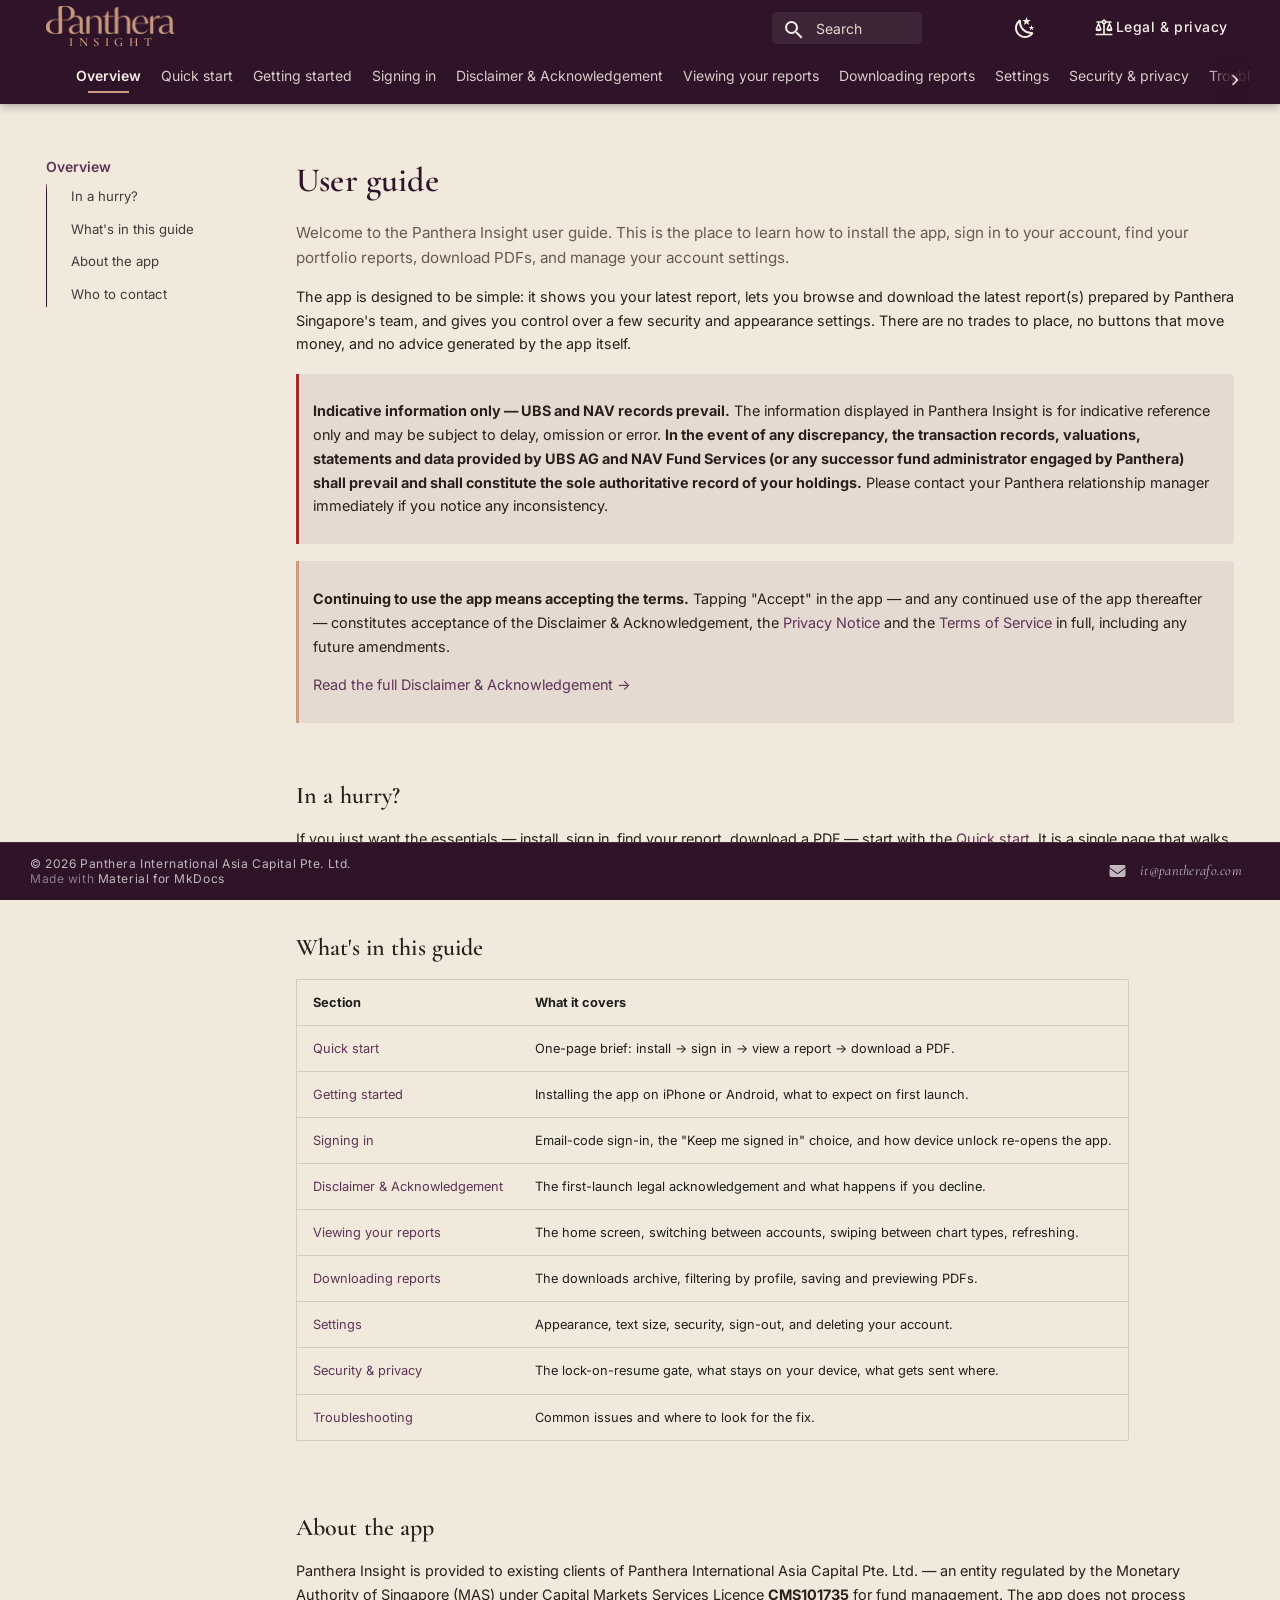
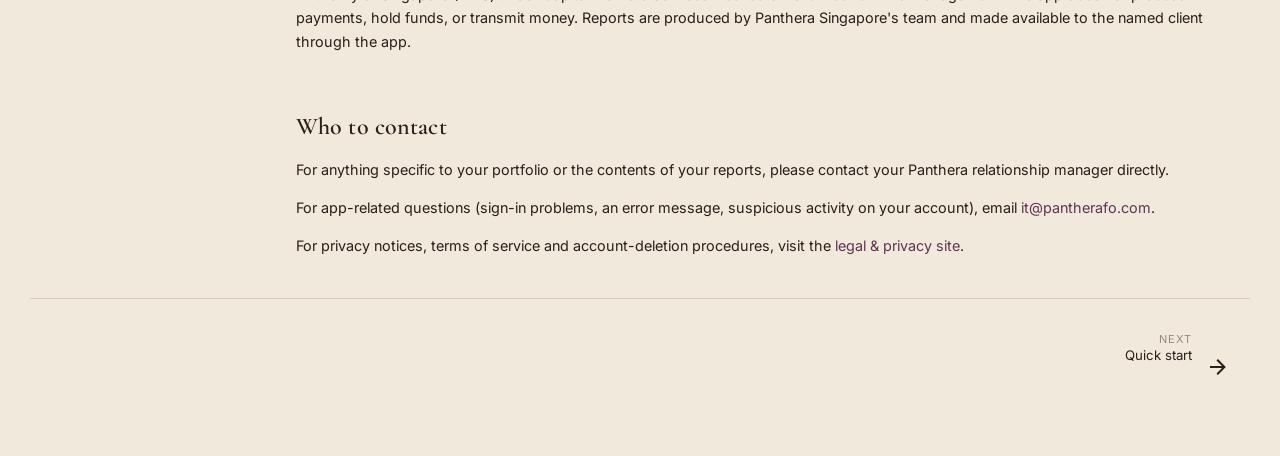
<file: site/index.html>
<!doctype html>
<html lang="en" class="no-js">
  <head>
    
      <meta charset="utf-8">
      <meta name="viewport" content="width=device-width,initial-scale=1">
      
        <meta name="description" content="User guide for the Panthera Insight mobile app.">
      
      
        <meta name="author" content="Panthera International Asia Capital Pte. Ltd.">
      
      
      
      
        <link rel="next" href="user-guide/quick-start/">
      
      
      <link rel="icon" href="assets/favicon.png">
      <meta name="generator" content="mkdocs-1.6.1, mkdocs-material-9.5.39">
    
    
      
        <title>Panthera Insight</title>
      
    
    
      <link rel="stylesheet" href="assets/stylesheets/main.8c3ca2c6.min.css">
      
        
        <link rel="stylesheet" href="assets/stylesheets/palette.06af60db.min.css">
      
      


    
    
      
    
    
      
        
        
        <link rel="preconnect" href="https://fonts.gstatic.com" crossorigin>
        <link rel="stylesheet" href="https://fonts.googleapis.com/css?family=Inter:300,300i,400,400i,700,700i%7CJetBrains+Mono:400,400i,700,700i&display=fallback">
        <style>:root{--md-text-font:"Inter";--md-code-font:"JetBrains Mono"}</style>
      
    
    
      <link rel="stylesheet" href="stylesheets/extra.css">
    
    <script>__md_scope=new URL(".",location),__md_hash=e=>[...e].reduce(((e,_)=>(e<<5)-e+_.charCodeAt(0)),0),__md_get=(e,_=localStorage,t=__md_scope)=>JSON.parse(_.getItem(t.pathname+"."+e)),__md_set=(e,_,t=localStorage,a=__md_scope)=>{try{t.setItem(a.pathname+"."+e,JSON.stringify(_))}catch(e){}}</script>
    
      

    
    
    
  </head>
  
  
    
    
      
    
    
    
    
    <body dir="ltr" data-md-color-scheme="panthera-light" data-md-color-primary="indigo" data-md-color-accent="indigo">
  
    
    <input class="md-toggle" data-md-toggle="drawer" type="checkbox" id="__drawer" autocomplete="off">
    <input class="md-toggle" data-md-toggle="search" type="checkbox" id="__search" autocomplete="off">
    <label class="md-overlay" for="__drawer"></label>
    <div data-md-component="skip">
      
        
        <a href="#user-guide" class="md-skip">
          Skip to content
        </a>
      
    </div>
    <div data-md-component="announce">
      
    </div>
    
    
      

  

<header class="md-header md-header--shadow md-header--lifted" data-md-component="header">
  <nav class="md-header__inner md-grid" aria-label="Header">
    <a href="." title="Panthera Insight" class="md-header__button md-logo" aria-label="Panthera Insight" data-md-component="logo">
      
  <img src="assets/panthera-wordmark-gold.png" alt="logo">

    </a>
    <label class="md-header__button md-icon" for="__drawer">
      
      <svg xmlns="http://www.w3.org/2000/svg" viewBox="0 0 24 24"><path d="M3 6h18v2H3zm0 5h18v2H3zm0 5h18v2H3z"/></svg>
    </label>
    <div class="md-header__title" data-md-component="header-title">
      <div class="md-header__ellipsis">
        <div class="md-header__topic">
          <span class="md-ellipsis">
            Panthera Insight
          </span>
        </div>
        <div class="md-header__topic" data-md-component="header-topic">
          <span class="md-ellipsis">
            
              Overview
            
          </span>
        </div>
      </div>
    </div>
    
      
        <form class="md-header__option" data-md-component="palette">
  
    
    
    
    <input class="md-option" data-md-color-media="(prefers-color-scheme: light)" data-md-color-scheme="panthera-light" data-md-color-primary="indigo" data-md-color-accent="indigo"  aria-label="Switch to dark mode"  type="radio" name="__palette" id="__palette_0">
    
      <label class="md-header__button md-icon" title="Switch to dark mode" for="__palette_1" hidden>
        <svg xmlns="http://www.w3.org/2000/svg" viewBox="0 0 24 24"><path d="m17.75 4.09-2.53 1.94.91 3.06-2.63-1.81-2.63 1.81.91-3.06-2.53-1.94L12.44 4l1.06-3 1.06 3zm3.5 6.91-1.64 1.25.59 1.98-1.7-1.17-1.7 1.17.59-1.98L15.75 11l2.06-.05L18.5 9l.69 1.95zm-2.28 4.95c.83-.08 1.72 1.1 1.19 1.85-.32.45-.66.87-1.08 1.27C15.17 23 8.84 23 4.94 19.07c-3.91-3.9-3.91-10.24 0-14.14.4-.4.82-.76 1.27-1.08.75-.53 1.93.36 1.85 1.19-.27 2.86.69 5.83 2.89 8.02a9.96 9.96 0 0 0 8.02 2.89m-1.64 2.02a12.08 12.08 0 0 1-7.8-3.47c-2.17-2.19-3.33-5-3.49-7.82-2.81 3.14-2.7 7.96.31 10.98 3.02 3.01 7.84 3.12 10.98.31"/></svg>
      </label>
    
  
    
    
    
    <input class="md-option" data-md-color-media="(prefers-color-scheme: dark)" data-md-color-scheme="slate" data-md-color-primary="black" data-md-color-accent="deep-purple"  aria-label="Switch to light mode"  type="radio" name="__palette" id="__palette_1">
    
      <label class="md-header__button md-icon" title="Switch to light mode" for="__palette_0" hidden>
        <svg xmlns="http://www.w3.org/2000/svg" viewBox="0 0 24 24"><path d="M12 7a5 5 0 0 1 5 5 5 5 0 0 1-5 5 5 5 0 0 1-5-5 5 5 0 0 1 5-5m0 2a3 3 0 0 0-3 3 3 3 0 0 0 3 3 3 3 0 0 0 3-3 3 3 0 0 0-3-3m0-7 2.39 3.42C13.65 5.15 12.84 5 12 5s-1.65.15-2.39.42zM3.34 7l4.16-.35A7.2 7.2 0 0 0 5.94 8.5c-.44.74-.69 1.5-.83 2.29zm.02 10 1.76-3.77a7.131 7.131 0 0 0 2.38 4.14zM20.65 7l-1.77 3.79a7.02 7.02 0 0 0-2.38-4.15zm-.01 10-4.14.36c.59-.51 1.12-1.14 1.54-1.86.42-.73.69-1.5.83-2.29zM12 22l-2.41-3.44c.74.27 1.55.44 2.41.44.82 0 1.63-.17 2.37-.44z"/></svg>
      </label>
    
  
</form>
      
    
    
      <script>var palette=__md_get("__palette");if(palette&&palette.color){if("(prefers-color-scheme)"===palette.color.media){var media=matchMedia("(prefers-color-scheme: light)"),input=document.querySelector(media.matches?"[data-md-color-media='(prefers-color-scheme: light)']":"[data-md-color-media='(prefers-color-scheme: dark)']");palette.color.media=input.getAttribute("data-md-color-media"),palette.color.scheme=input.getAttribute("data-md-color-scheme"),palette.color.primary=input.getAttribute("data-md-color-primary"),palette.color.accent=input.getAttribute("data-md-color-accent")}for(var[key,value]of Object.entries(palette.color))document.body.setAttribute("data-md-color-"+key,value)}</script>
    
    
    
      <label class="md-header__button md-icon" for="__search">
        
        <svg xmlns="http://www.w3.org/2000/svg" viewBox="0 0 24 24"><path d="M9.5 3A6.5 6.5 0 0 1 16 9.5c0 1.61-.59 3.09-1.56 4.23l.27.27h.79l5 5-1.5 1.5-5-5v-.79l-.27-.27A6.52 6.52 0 0 1 9.5 16 6.5 6.5 0 0 1 3 9.5 6.5 6.5 0 0 1 9.5 3m0 2C7 5 5 7 5 9.5S7 14 9.5 14 14 12 14 9.5 12 5 9.5 5"/></svg>
      </label>
      <div class="md-search" data-md-component="search" role="dialog">
  <label class="md-search__overlay" for="__search"></label>
  <div class="md-search__inner" role="search">
    <form class="md-search__form" name="search">
      <input type="text" class="md-search__input" name="query" aria-label="Search" placeholder="Search" autocapitalize="off" autocorrect="off" autocomplete="off" spellcheck="false" data-md-component="search-query" required>
      <label class="md-search__icon md-icon" for="__search">
        
        <svg xmlns="http://www.w3.org/2000/svg" viewBox="0 0 24 24"><path d="M9.5 3A6.5 6.5 0 0 1 16 9.5c0 1.61-.59 3.09-1.56 4.23l.27.27h.79l5 5-1.5 1.5-5-5v-.79l-.27-.27A6.52 6.52 0 0 1 9.5 16 6.5 6.5 0 0 1 3 9.5 6.5 6.5 0 0 1 9.5 3m0 2C7 5 5 7 5 9.5S7 14 9.5 14 14 12 14 9.5 12 5 9.5 5"/></svg>
        
        <svg xmlns="http://www.w3.org/2000/svg" viewBox="0 0 24 24"><path d="M20 11v2H8l5.5 5.5-1.42 1.42L4.16 12l7.92-7.92L13.5 5.5 8 11z"/></svg>
      </label>
      <nav class="md-search__options" aria-label="Search">
        
        <button type="reset" class="md-search__icon md-icon" title="Clear" aria-label="Clear" tabindex="-1">
          
          <svg xmlns="http://www.w3.org/2000/svg" viewBox="0 0 24 24"><path d="M19 6.41 17.59 5 12 10.59 6.41 5 5 6.41 10.59 12 5 17.59 6.41 19 12 13.41 17.59 19 19 17.59 13.41 12z"/></svg>
        </button>
      </nav>
      
        <div class="md-search__suggest" data-md-component="search-suggest"></div>
      
    </form>
    <div class="md-search__output">
      <div class="md-search__scrollwrap" tabindex="0" data-md-scrollfix>
        <div class="md-search-result" data-md-component="search-result">
          <div class="md-search-result__meta">
            Initializing search
          </div>
          <ol class="md-search-result__list" role="presentation"></ol>
        </div>
      </div>
    </div>
  </div>
</div>
    
    
      <div class="md-header__source">
        <a href="https://panthera-sg.github.io/panthera-insight-legal/" title="Go to repository" class="md-source" data-md-component="source">
  <div class="md-source__icon md-icon">
    
    <svg xmlns="http://www.w3.org/2000/svg" viewBox="0 0 24 24"><path d="M12 3c-1.27 0-2.4.8-2.82 2H3v2h1.95L2 14c-.47 2 1 3 3.5 3s4.06-1 3.5-3L6.05 7h3.12c.33.85.98 1.5 1.83 1.83V20H2v2h20v-2h-9V8.82c.85-.32 1.5-.97 1.82-1.82h3.13L15 14c-.47 2 1 3 3.5 3s4.06-1 3.5-3l-2.95-7H21V5h-6.17C14.4 3.8 13.27 3 12 3m0 2a1 1 0 0 1 1 1 1 1 0 0 1-1 1 1 1 0 0 1-1-1 1 1 0 0 1 1-1m-6.5 5.25L7 14H4zm13 0L20 14h-3z"/></svg>
  </div>
  <div class="md-source__repository">
    Legal & privacy
  </div>
</a>
      </div>
    
  </nav>
  
    
      
<nav class="md-tabs" aria-label="Tabs" data-md-component="tabs">
  <div class="md-grid">
    <ul class="md-tabs__list">
      
        
  
  
    
  
  
    <li class="md-tabs__item md-tabs__item--active">
      <a href="." class="md-tabs__link">
        
  
    
  
  Overview

      </a>
    </li>
  

      
        
  
  
  
    <li class="md-tabs__item">
      <a href="user-guide/quick-start/" class="md-tabs__link">
        
  
    
  
  Quick start

      </a>
    </li>
  

      
        
  
  
  
    <li class="md-tabs__item">
      <a href="user-guide/getting-started/" class="md-tabs__link">
        
  
    
  
  Getting started

      </a>
    </li>
  

      
        
  
  
  
    <li class="md-tabs__item">
      <a href="user-guide/signing-in/" class="md-tabs__link">
        
  
    
  
  Signing in

      </a>
    </li>
  

      
        
  
  
  
    <li class="md-tabs__item">
      <a href="user-guide/disclaimer/" class="md-tabs__link">
        
  
    
  
  Disclaimer & Acknowledgement

      </a>
    </li>
  

      
        
  
  
  
    <li class="md-tabs__item">
      <a href="user-guide/viewing-reports/" class="md-tabs__link">
        
  
    
  
  Viewing your reports

      </a>
    </li>
  

      
        
  
  
  
    <li class="md-tabs__item">
      <a href="user-guide/downloads/" class="md-tabs__link">
        
  
    
  
  Downloading reports

      </a>
    </li>
  

      
        
  
  
  
    <li class="md-tabs__item">
      <a href="user-guide/settings/" class="md-tabs__link">
        
  
    
  
  Settings

      </a>
    </li>
  

      
        
  
  
  
    <li class="md-tabs__item">
      <a href="user-guide/security-and-privacy/" class="md-tabs__link">
        
  
    
  
  Security & privacy

      </a>
    </li>
  

      
        
  
  
  
    <li class="md-tabs__item">
      <a href="user-guide/troubleshooting/" class="md-tabs__link">
        
  
    
  
  Troubleshooting

      </a>
    </li>
  

      
    </ul>
  </div>
</nav>
    
  
</header>
    
    <div class="md-container" data-md-component="container">
      
      
        
      
      <main class="md-main" data-md-component="main">
        <div class="md-main__inner md-grid">
          
            
              
                
              
              <div class="md-sidebar md-sidebar--primary" data-md-component="sidebar" data-md-type="navigation" >
                <div class="md-sidebar__scrollwrap">
                  <div class="md-sidebar__inner">
                    


  


  

<nav class="md-nav md-nav--primary md-nav--lifted md-nav--integrated" aria-label="Navigation" data-md-level="0">
  <label class="md-nav__title" for="__drawer">
    <a href="." title="Panthera Insight" class="md-nav__button md-logo" aria-label="Panthera Insight" data-md-component="logo">
      
  <img src="assets/panthera-wordmark-gold.png" alt="logo">

    </a>
    Panthera Insight
  </label>
  
    <div class="md-nav__source">
      <a href="https://panthera-sg.github.io/panthera-insight-legal/" title="Go to repository" class="md-source" data-md-component="source">
  <div class="md-source__icon md-icon">
    
    <svg xmlns="http://www.w3.org/2000/svg" viewBox="0 0 24 24"><path d="M12 3c-1.27 0-2.4.8-2.82 2H3v2h1.95L2 14c-.47 2 1 3 3.5 3s4.06-1 3.5-3L6.05 7h3.12c.33.85.98 1.5 1.83 1.83V20H2v2h20v-2h-9V8.82c.85-.32 1.5-.97 1.82-1.82h3.13L15 14c-.47 2 1 3 3.5 3s4.06-1 3.5-3l-2.95-7H21V5h-6.17C14.4 3.8 13.27 3 12 3m0 2a1 1 0 0 1 1 1 1 1 0 0 1-1 1 1 1 0 0 1-1-1 1 1 0 0 1 1-1m-6.5 5.25L7 14H4zm13 0L20 14h-3z"/></svg>
  </div>
  <div class="md-source__repository">
    Legal & privacy
  </div>
</a>
    </div>
  
  <ul class="md-nav__list" data-md-scrollfix>
    
      
      
  
  
    
  
  
  
    <li class="md-nav__item md-nav__item--active">
      
      <input class="md-nav__toggle md-toggle" type="checkbox" id="__toc">
      
      
        
      
      
        <label class="md-nav__link md-nav__link--active" for="__toc">
          
  
  <span class="md-ellipsis">
    Overview
  </span>
  

          <span class="md-nav__icon md-icon"></span>
        </label>
      
      <a href="." class="md-nav__link md-nav__link--active">
        
  
  <span class="md-ellipsis">
    Overview
  </span>
  

      </a>
      
        

<nav class="md-nav md-nav--secondary" aria-label="Table of contents">
  
  
  
    
  
  
    <label class="md-nav__title" for="__toc">
      <span class="md-nav__icon md-icon"></span>
      Table of contents
    </label>
    <ul class="md-nav__list" data-md-component="toc" data-md-scrollfix>
      
        <li class="md-nav__item">
  <a href="#in-a-hurry" class="md-nav__link">
    <span class="md-ellipsis">
      In a hurry?
    </span>
  </a>
  
</li>
      
        <li class="md-nav__item">
  <a href="#whats-in-this-guide" class="md-nav__link">
    <span class="md-ellipsis">
      What's in this guide
    </span>
  </a>
  
</li>
      
        <li class="md-nav__item">
  <a href="#about-the-app" class="md-nav__link">
    <span class="md-ellipsis">
      About the app
    </span>
  </a>
  
</li>
      
        <li class="md-nav__item">
  <a href="#who-to-contact" class="md-nav__link">
    <span class="md-ellipsis">
      Who to contact
    </span>
  </a>
  
</li>
      
    </ul>
  
</nav>
      
    </li>
  

    
      
      
  
  
  
  
    <li class="md-nav__item">
      <a href="user-guide/quick-start/" class="md-nav__link">
        
  
  <span class="md-ellipsis">
    Quick start
  </span>
  

      </a>
    </li>
  

    
      
      
  
  
  
  
    <li class="md-nav__item">
      <a href="user-guide/getting-started/" class="md-nav__link">
        
  
  <span class="md-ellipsis">
    Getting started
  </span>
  

      </a>
    </li>
  

    
      
      
  
  
  
  
    <li class="md-nav__item">
      <a href="user-guide/signing-in/" class="md-nav__link">
        
  
  <span class="md-ellipsis">
    Signing in
  </span>
  

      </a>
    </li>
  

    
      
      
  
  
  
  
    <li class="md-nav__item">
      <a href="user-guide/disclaimer/" class="md-nav__link">
        
  
  <span class="md-ellipsis">
    Disclaimer & Acknowledgement
  </span>
  

      </a>
    </li>
  

    
      
      
  
  
  
  
    <li class="md-nav__item">
      <a href="user-guide/viewing-reports/" class="md-nav__link">
        
  
  <span class="md-ellipsis">
    Viewing your reports
  </span>
  

      </a>
    </li>
  

    
      
      
  
  
  
  
    <li class="md-nav__item">
      <a href="user-guide/downloads/" class="md-nav__link">
        
  
  <span class="md-ellipsis">
    Downloading reports
  </span>
  

      </a>
    </li>
  

    
      
      
  
  
  
  
    <li class="md-nav__item">
      <a href="user-guide/settings/" class="md-nav__link">
        
  
  <span class="md-ellipsis">
    Settings
  </span>
  

      </a>
    </li>
  

    
      
      
  
  
  
  
    <li class="md-nav__item">
      <a href="user-guide/security-and-privacy/" class="md-nav__link">
        
  
  <span class="md-ellipsis">
    Security & privacy
  </span>
  

      </a>
    </li>
  

    
      
      
  
  
  
  
    <li class="md-nav__item">
      <a href="user-guide/troubleshooting/" class="md-nav__link">
        
  
  <span class="md-ellipsis">
    Troubleshooting
  </span>
  

      </a>
    </li>
  

    
  </ul>
</nav>
                  </div>
                </div>
              </div>
            
            
          
          
            <div class="md-content" data-md-component="content">
              <article class="md-content__inner md-typeset">
                
                  


<h1 id="user-guide">User guide<a class="headerlink" href="#user-guide" title="Permanent link">&para;</a></h1>
<p>Welcome to the Panthera Insight user guide. This is the place to learn how to install the app, sign in to your account, find your portfolio reports, download PDFs, and manage your account settings.</p>
<p>The app is designed to be simple: it shows you your latest report, lets you browse and download the latest report(s) prepared by Panthera Singapore's team, and gives you control over a few security and appearance settings. There are no trades to place, no buttons that move money, and no advice generated by the app itself.</p>
<div class="callout danger">
<p><strong>Indicative information only — UBS and NAV records prevail.</strong> The information displayed in Panthera Insight is for indicative reference only and may be subject to delay, omission or error. <strong>In the event of any discrepancy, the transaction records, valuations, statements and data provided by UBS AG and NAV Fund Services (or any successor fund administrator engaged by Panthera) shall prevail and shall constitute the sole authoritative record of your holdings.</strong> Please contact your Panthera relationship manager immediately if you notice any inconsistency.</p>
</div>
<div class="callout">
<p><strong>Continuing to use the app means accepting the terms.</strong> Tapping "Accept" in the app — and any continued use of the app thereafter — constitutes acceptance of the Disclaimer &amp; Acknowledgement, the <a href="https://panthera-sg.github.io/panthera-insight-legal/privacy.html">Privacy Notice</a> and the <a href="https://panthera-sg.github.io/panthera-insight-legal/terms.html">Terms of Service</a> in full, including any future amendments.</p>
<p><a href="https://panthera-sg.github.io/panthera-insight-legal/">Read the full Disclaimer &amp; Acknowledgement →</a></p>
</div>
<h2 id="in-a-hurry">In a hurry?<a class="headerlink" href="#in-a-hurry" title="Permanent link">&para;</a></h2>
<p>If you just want the essentials — install, sign in, find your report, download a PDF — start with the <a href="user-guide/quick-start/">Quick start</a>. It is a single page that walks you through the whole happy path in a few minutes. The other pages go deeper on each screen.</p>
<h2 id="whats-in-this-guide">What's in this guide<a class="headerlink" href="#whats-in-this-guide" title="Permanent link">&para;</a></h2>
<table>
<thead>
<tr>
<th>Section</th>
<th>What it covers</th>
</tr>
</thead>
<tbody>
<tr>
<td><a href="user-guide/quick-start/">Quick start</a></td>
<td>One-page brief: install → sign in → view a report → download a PDF.</td>
</tr>
<tr>
<td><a href="user-guide/getting-started/">Getting started</a></td>
<td>Installing the app on iPhone or Android, what to expect on first launch.</td>
</tr>
<tr>
<td><a href="user-guide/signing-in/">Signing in</a></td>
<td>Email-code sign-in, the "Keep me signed in" choice, and how device unlock re-opens the app.</td>
</tr>
<tr>
<td><a href="user-guide/disclaimer/">Disclaimer &amp; Acknowledgement</a></td>
<td>The first-launch legal acknowledgement and what happens if you decline.</td>
</tr>
<tr>
<td><a href="user-guide/viewing-reports/">Viewing your reports</a></td>
<td>The home screen, switching between accounts, swiping between chart types, refreshing.</td>
</tr>
<tr>
<td><a href="user-guide/downloads/">Downloading reports</a></td>
<td>The downloads archive, filtering by profile, saving and previewing PDFs.</td>
</tr>
<tr>
<td><a href="user-guide/settings/">Settings</a></td>
<td>Appearance, text size, security, sign-out, and deleting your account.</td>
</tr>
<tr>
<td><a href="user-guide/security-and-privacy/">Security &amp; privacy</a></td>
<td>The lock-on-resume gate, what stays on your device, what gets sent where.</td>
</tr>
<tr>
<td><a href="user-guide/troubleshooting/">Troubleshooting</a></td>
<td>Common issues and where to look for the fix.</td>
</tr>
</tbody>
</table>
<h2 id="about-the-app">About the app<a class="headerlink" href="#about-the-app" title="Permanent link">&para;</a></h2>
<p>Panthera Insight is provided to existing clients of Panthera International Asia Capital Pte. Ltd. — an entity regulated by the Monetary Authority of Singapore (MAS) under Capital Markets Services Licence <strong>CMS101735</strong> for fund management. The app does not process payments, hold funds, or transmit money. Reports are produced by Panthera Singapore's team and made available to the named client through the app.</p>
<h2 id="who-to-contact">Who to contact<a class="headerlink" href="#who-to-contact" title="Permanent link">&para;</a></h2>
<p>For anything specific to your portfolio or the contents of your reports, please contact your Panthera relationship manager directly.</p>
<p>For app-related questions (sign-in problems, an error message, suspicious activity on your account), email <a href="mailto:it@pantherafo.com">it@pantherafo.com</a>.</p>
<p>For privacy notices, terms of service and account-deletion procedures, visit the <a href="https://panthera-sg.github.io/panthera-insight-legal/">legal &amp; privacy site</a>.</p>







  
  




  



                
              </article>
            </div>
          
          
  <script>var tabs=__md_get("__tabs");if(Array.isArray(tabs))e:for(var set of document.querySelectorAll(".tabbed-set")){var labels=set.querySelector(".tabbed-labels");for(var tab of tabs)for(var label of labels.getElementsByTagName("label"))if(label.innerText.trim()===tab){var input=document.getElementById(label.htmlFor);input.checked=!0;continue e}}</script>

<script>var target=document.getElementById(location.hash.slice(1));target&&target.name&&(target.checked=target.name.startsWith("__tabbed_"))</script>
        </div>
        
          <button type="button" class="md-top md-icon" data-md-component="top" hidden>
  
  <svg xmlns="http://www.w3.org/2000/svg" viewBox="0 0 24 24"><path d="M13 20h-2V8l-5.5 5.5-1.42-1.42L12 4.16l7.92 7.92-1.42 1.42L13 8z"/></svg>
  Back to top
</button>
        
      </main>
      
        <footer class="md-footer">
  
    
      
        
      
      <nav class="md-footer__inner md-grid" aria-label="Footer" >
        
        
          
          <a href="user-guide/quick-start/" class="md-footer__link md-footer__link--next" aria-label="Next: Quick start">
            <div class="md-footer__title">
              <span class="md-footer__direction">
                Next
              </span>
              <div class="md-ellipsis">
                Quick start
              </div>
            </div>
            <div class="md-footer__button md-icon">
              
              <svg xmlns="http://www.w3.org/2000/svg" viewBox="0 0 24 24"><path d="M4 11v2h12l-5.5 5.5 1.42 1.42L19.84 12l-7.92-7.92L10.5 5.5 16 11z"/></svg>
            </div>
          </a>
        
      </nav>
    
  
  <div class="md-footer-meta md-typeset">
    <div class="md-footer-meta__inner md-grid">
      <div class="md-copyright">
  
    <div class="md-copyright__highlight">
      &copy; 2026 Panthera International Asia Capital Pte. Ltd.

    </div>
  
  
    Made with
    <a href="https://squidfunk.github.io/mkdocs-material/" target="_blank" rel="noopener">
      Material for MkDocs
    </a>
  
</div>
      
        <div class="md-social">
  
    
    
    
    
    <a href="mailto:it@pantherafo.com" target="_blank" rel="noopener" title="it@pantherafo.com" class="md-social__link">
      <svg xmlns="http://www.w3.org/2000/svg" viewBox="0 0 512 512"><!--! Font Awesome Free 6.6.0 by @fontawesome - https://fontawesome.com License - https://fontawesome.com/license/free (Icons: CC BY 4.0, Fonts: SIL OFL 1.1, Code: MIT License) Copyright 2024 Fonticons, Inc.--><path d="M48 64C21.5 64 0 85.5 0 112c0 15.1 7.1 29.3 19.2 38.4l217.6 163.2c11.4 8.5 27 8.5 38.4 0l217.6-163.2c12.1-9.1 19.2-23.3 19.2-38.4 0-26.5-21.5-48-48-48zM0 176v208c0 35.3 28.7 64 64 64h384c35.3 0 64-28.7 64-64V176L294.4 339.2a63.9 63.9 0 0 1-76.8 0z"/></svg>
    </a>
  
</div>
      
    </div>
  </div>
</footer>
      
    </div>
    <div class="md-dialog" data-md-component="dialog">
      <div class="md-dialog__inner md-typeset"></div>
    </div>
    
    
    <script id="__config" type="application/json">{"base": ".", "features": ["navigation.tabs", "navigation.tabs.sticky", "navigation.sections", "navigation.top", "navigation.indexes", "navigation.footer", "search.suggest", "search.highlight", "content.code.copy", "content.tabs.link", "toc.integrate", "toc.follow"], "search": "assets/javascripts/workers/search.6ce7567c.min.js", "translations": {"clipboard.copied": "Copied to clipboard", "clipboard.copy": "Copy to clipboard", "search.result.more.one": "1 more on this page", "search.result.more.other": "# more on this page", "search.result.none": "No matching documents", "search.result.one": "1 matching document", "search.result.other": "# matching documents", "search.result.placeholder": "Type to start searching", "search.result.term.missing": "Missing", "select.version": "Select version"}}</script>
    
    
      <script src="assets/javascripts/bundle.525ec568.min.js"></script>
      
        <script src="javascripts/tab-scroll.js"></script>
      
    
  </body>
</html>
</file>
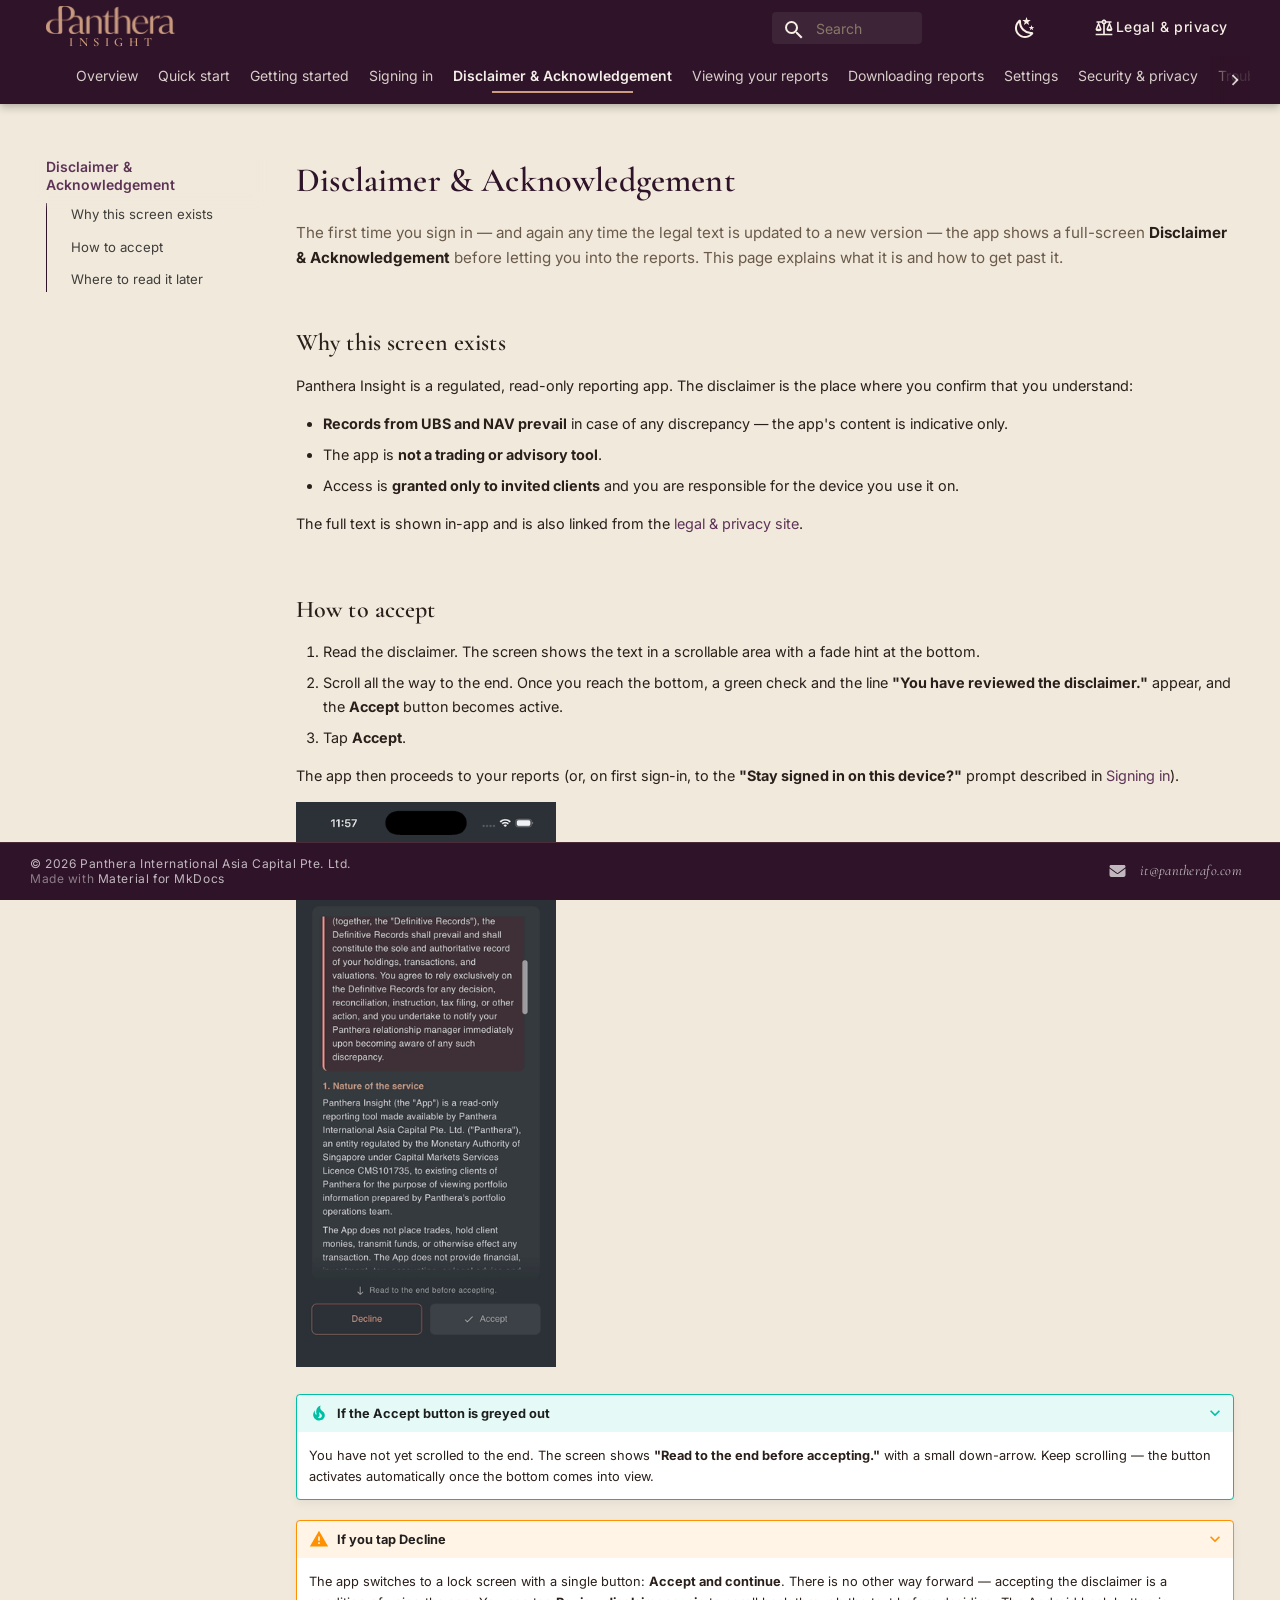
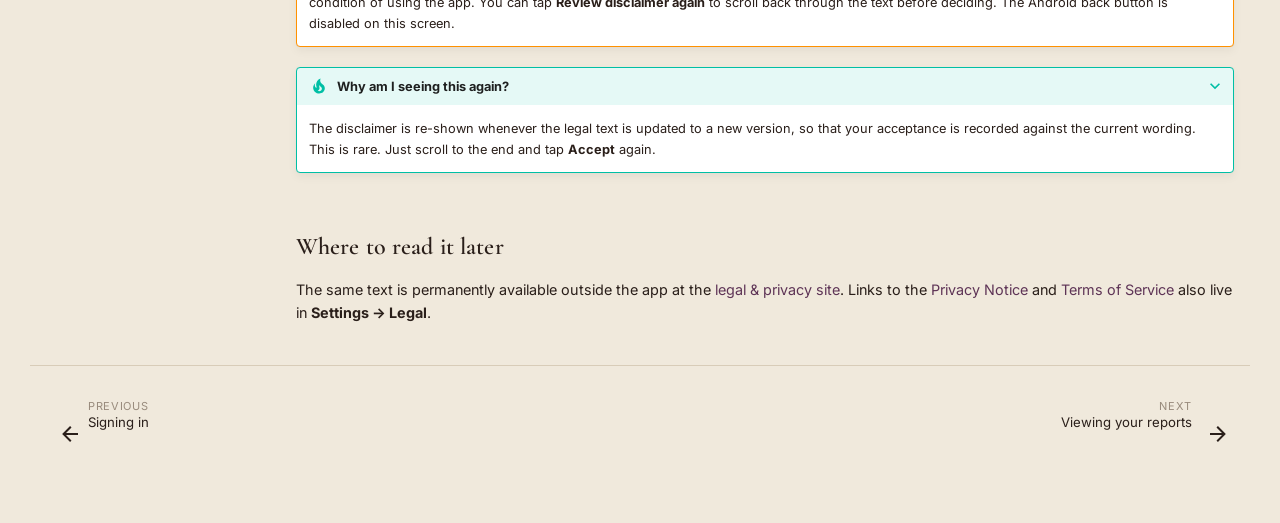
<file: site/user-guide/disclaimer/index.html>
<!doctype html>
<html lang="en" class="no-js">
  <head>
    
      <meta charset="utf-8">
      <meta name="viewport" content="width=device-width,initial-scale=1">
      
        <meta name="description" content="User guide for the Panthera Insight mobile app.">
      
      
        <meta name="author" content="Panthera International Asia Capital Pte. Ltd.">
      
      
      
        <link rel="prev" href="../signing-in/">
      
      
        <link rel="next" href="../viewing-reports/">
      
      
      <link rel="icon" href="../../assets/favicon.png">
      <meta name="generator" content="mkdocs-1.6.1, mkdocs-material-9.5.39">
    
    
      
        <title>Disclaimer & Acknowledgement - Panthera Insight</title>
      
    
    
      <link rel="stylesheet" href="../../assets/stylesheets/main.8c3ca2c6.min.css">
      
        
        <link rel="stylesheet" href="../../assets/stylesheets/palette.06af60db.min.css">
      
      


    
    
      
    
    
      
        
        
        <link rel="preconnect" href="https://fonts.gstatic.com" crossorigin>
        <link rel="stylesheet" href="https://fonts.googleapis.com/css?family=Inter:300,300i,400,400i,700,700i%7CJetBrains+Mono:400,400i,700,700i&display=fallback">
        <style>:root{--md-text-font:"Inter";--md-code-font:"JetBrains Mono"}</style>
      
    
    
      <link rel="stylesheet" href="../../stylesheets/extra.css">
    
    <script>__md_scope=new URL("../..",location),__md_hash=e=>[...e].reduce(((e,_)=>(e<<5)-e+_.charCodeAt(0)),0),__md_get=(e,_=localStorage,t=__md_scope)=>JSON.parse(_.getItem(t.pathname+"."+e)),__md_set=(e,_,t=localStorage,a=__md_scope)=>{try{t.setItem(a.pathname+"."+e,JSON.stringify(_))}catch(e){}}</script>
    
      

    
    
    
  </head>
  
  
    
    
      
    
    
    
    
    <body dir="ltr" data-md-color-scheme="panthera-light" data-md-color-primary="indigo" data-md-color-accent="indigo">
  
    
    <input class="md-toggle" data-md-toggle="drawer" type="checkbox" id="__drawer" autocomplete="off">
    <input class="md-toggle" data-md-toggle="search" type="checkbox" id="__search" autocomplete="off">
    <label class="md-overlay" for="__drawer"></label>
    <div data-md-component="skip">
      
        
        <a href="#disclaimer-acknowledgement" class="md-skip">
          Skip to content
        </a>
      
    </div>
    <div data-md-component="announce">
      
    </div>
    
    
      

  

<header class="md-header md-header--shadow md-header--lifted" data-md-component="header">
  <nav class="md-header__inner md-grid" aria-label="Header">
    <a href="../.." title="Panthera Insight" class="md-header__button md-logo" aria-label="Panthera Insight" data-md-component="logo">
      
  <img src="../../assets/panthera-wordmark-gold.png" alt="logo">

    </a>
    <label class="md-header__button md-icon" for="__drawer">
      
      <svg xmlns="http://www.w3.org/2000/svg" viewBox="0 0 24 24"><path d="M3 6h18v2H3zm0 5h18v2H3zm0 5h18v2H3z"/></svg>
    </label>
    <div class="md-header__title" data-md-component="header-title">
      <div class="md-header__ellipsis">
        <div class="md-header__topic">
          <span class="md-ellipsis">
            Panthera Insight
          </span>
        </div>
        <div class="md-header__topic" data-md-component="header-topic">
          <span class="md-ellipsis">
            
              Disclaimer & Acknowledgement
            
          </span>
        </div>
      </div>
    </div>
    
      
        <form class="md-header__option" data-md-component="palette">
  
    
    
    
    <input class="md-option" data-md-color-media="(prefers-color-scheme: light)" data-md-color-scheme="panthera-light" data-md-color-primary="indigo" data-md-color-accent="indigo"  aria-label="Switch to dark mode"  type="radio" name="__palette" id="__palette_0">
    
      <label class="md-header__button md-icon" title="Switch to dark mode" for="__palette_1" hidden>
        <svg xmlns="http://www.w3.org/2000/svg" viewBox="0 0 24 24"><path d="m17.75 4.09-2.53 1.94.91 3.06-2.63-1.81-2.63 1.81.91-3.06-2.53-1.94L12.44 4l1.06-3 1.06 3zm3.5 6.91-1.64 1.25.59 1.98-1.7-1.17-1.7 1.17.59-1.98L15.75 11l2.06-.05L18.5 9l.69 1.95zm-2.28 4.95c.83-.08 1.72 1.1 1.19 1.85-.32.45-.66.87-1.08 1.27C15.17 23 8.84 23 4.94 19.07c-3.91-3.9-3.91-10.24 0-14.14.4-.4.82-.76 1.27-1.08.75-.53 1.93.36 1.85 1.19-.27 2.86.69 5.83 2.89 8.02a9.96 9.96 0 0 0 8.02 2.89m-1.64 2.02a12.08 12.08 0 0 1-7.8-3.47c-2.17-2.19-3.33-5-3.49-7.82-2.81 3.14-2.7 7.96.31 10.98 3.02 3.01 7.84 3.12 10.98.31"/></svg>
      </label>
    
  
    
    
    
    <input class="md-option" data-md-color-media="(prefers-color-scheme: dark)" data-md-color-scheme="slate" data-md-color-primary="black" data-md-color-accent="deep-purple"  aria-label="Switch to light mode"  type="radio" name="__palette" id="__palette_1">
    
      <label class="md-header__button md-icon" title="Switch to light mode" for="__palette_0" hidden>
        <svg xmlns="http://www.w3.org/2000/svg" viewBox="0 0 24 24"><path d="M12 7a5 5 0 0 1 5 5 5 5 0 0 1-5 5 5 5 0 0 1-5-5 5 5 0 0 1 5-5m0 2a3 3 0 0 0-3 3 3 3 0 0 0 3 3 3 3 0 0 0 3-3 3 3 0 0 0-3-3m0-7 2.39 3.42C13.65 5.15 12.84 5 12 5s-1.65.15-2.39.42zM3.34 7l4.16-.35A7.2 7.2 0 0 0 5.94 8.5c-.44.74-.69 1.5-.83 2.29zm.02 10 1.76-3.77a7.131 7.131 0 0 0 2.38 4.14zM20.65 7l-1.77 3.79a7.02 7.02 0 0 0-2.38-4.15zm-.01 10-4.14.36c.59-.51 1.12-1.14 1.54-1.86.42-.73.69-1.5.83-2.29zM12 22l-2.41-3.44c.74.27 1.55.44 2.41.44.82 0 1.63-.17 2.37-.44z"/></svg>
      </label>
    
  
</form>
      
    
    
      <script>var palette=__md_get("__palette");if(palette&&palette.color){if("(prefers-color-scheme)"===palette.color.media){var media=matchMedia("(prefers-color-scheme: light)"),input=document.querySelector(media.matches?"[data-md-color-media='(prefers-color-scheme: light)']":"[data-md-color-media='(prefers-color-scheme: dark)']");palette.color.media=input.getAttribute("data-md-color-media"),palette.color.scheme=input.getAttribute("data-md-color-scheme"),palette.color.primary=input.getAttribute("data-md-color-primary"),palette.color.accent=input.getAttribute("data-md-color-accent")}for(var[key,value]of Object.entries(palette.color))document.body.setAttribute("data-md-color-"+key,value)}</script>
    
    
    
      <label class="md-header__button md-icon" for="__search">
        
        <svg xmlns="http://www.w3.org/2000/svg" viewBox="0 0 24 24"><path d="M9.5 3A6.5 6.5 0 0 1 16 9.5c0 1.61-.59 3.09-1.56 4.23l.27.27h.79l5 5-1.5 1.5-5-5v-.79l-.27-.27A6.52 6.52 0 0 1 9.5 16 6.5 6.5 0 0 1 3 9.5 6.5 6.5 0 0 1 9.5 3m0 2C7 5 5 7 5 9.5S7 14 9.5 14 14 12 14 9.5 12 5 9.5 5"/></svg>
      </label>
      <div class="md-search" data-md-component="search" role="dialog">
  <label class="md-search__overlay" for="__search"></label>
  <div class="md-search__inner" role="search">
    <form class="md-search__form" name="search">
      <input type="text" class="md-search__input" name="query" aria-label="Search" placeholder="Search" autocapitalize="off" autocorrect="off" autocomplete="off" spellcheck="false" data-md-component="search-query" required>
      <label class="md-search__icon md-icon" for="__search">
        
        <svg xmlns="http://www.w3.org/2000/svg" viewBox="0 0 24 24"><path d="M9.5 3A6.5 6.5 0 0 1 16 9.5c0 1.61-.59 3.09-1.56 4.23l.27.27h.79l5 5-1.5 1.5-5-5v-.79l-.27-.27A6.52 6.52 0 0 1 9.5 16 6.5 6.5 0 0 1 3 9.5 6.5 6.5 0 0 1 9.5 3m0 2C7 5 5 7 5 9.5S7 14 9.5 14 14 12 14 9.5 12 5 9.5 5"/></svg>
        
        <svg xmlns="http://www.w3.org/2000/svg" viewBox="0 0 24 24"><path d="M20 11v2H8l5.5 5.5-1.42 1.42L4.16 12l7.92-7.92L13.5 5.5 8 11z"/></svg>
      </label>
      <nav class="md-search__options" aria-label="Search">
        
        <button type="reset" class="md-search__icon md-icon" title="Clear" aria-label="Clear" tabindex="-1">
          
          <svg xmlns="http://www.w3.org/2000/svg" viewBox="0 0 24 24"><path d="M19 6.41 17.59 5 12 10.59 6.41 5 5 6.41 10.59 12 5 17.59 6.41 19 12 13.41 17.59 19 19 17.59 13.41 12z"/></svg>
        </button>
      </nav>
      
        <div class="md-search__suggest" data-md-component="search-suggest"></div>
      
    </form>
    <div class="md-search__output">
      <div class="md-search__scrollwrap" tabindex="0" data-md-scrollfix>
        <div class="md-search-result" data-md-component="search-result">
          <div class="md-search-result__meta">
            Initializing search
          </div>
          <ol class="md-search-result__list" role="presentation"></ol>
        </div>
      </div>
    </div>
  </div>
</div>
    
    
      <div class="md-header__source">
        <a href="https://panthera-sg.github.io/panthera-insight-legal/" title="Go to repository" class="md-source" data-md-component="source">
  <div class="md-source__icon md-icon">
    
    <svg xmlns="http://www.w3.org/2000/svg" viewBox="0 0 24 24"><path d="M12 3c-1.27 0-2.4.8-2.82 2H3v2h1.95L2 14c-.47 2 1 3 3.5 3s4.06-1 3.5-3L6.05 7h3.12c.33.85.98 1.5 1.83 1.83V20H2v2h20v-2h-9V8.82c.85-.32 1.5-.97 1.82-1.82h3.13L15 14c-.47 2 1 3 3.5 3s4.06-1 3.5-3l-2.95-7H21V5h-6.17C14.4 3.8 13.27 3 12 3m0 2a1 1 0 0 1 1 1 1 1 0 0 1-1 1 1 1 0 0 1-1-1 1 1 0 0 1 1-1m-6.5 5.25L7 14H4zm13 0L20 14h-3z"/></svg>
  </div>
  <div class="md-source__repository">
    Legal & privacy
  </div>
</a>
      </div>
    
  </nav>
  
    
      
<nav class="md-tabs" aria-label="Tabs" data-md-component="tabs">
  <div class="md-grid">
    <ul class="md-tabs__list">
      
        
  
  
  
    <li class="md-tabs__item">
      <a href="../.." class="md-tabs__link">
        
  
    
  
  Overview

      </a>
    </li>
  

      
        
  
  
  
    <li class="md-tabs__item">
      <a href="../quick-start/" class="md-tabs__link">
        
  
    
  
  Quick start

      </a>
    </li>
  

      
        
  
  
  
    <li class="md-tabs__item">
      <a href="../getting-started/" class="md-tabs__link">
        
  
    
  
  Getting started

      </a>
    </li>
  

      
        
  
  
  
    <li class="md-tabs__item">
      <a href="../signing-in/" class="md-tabs__link">
        
  
    
  
  Signing in

      </a>
    </li>
  

      
        
  
  
    
  
  
    <li class="md-tabs__item md-tabs__item--active">
      <a href="./" class="md-tabs__link">
        
  
    
  
  Disclaimer & Acknowledgement

      </a>
    </li>
  

      
        
  
  
  
    <li class="md-tabs__item">
      <a href="../viewing-reports/" class="md-tabs__link">
        
  
    
  
  Viewing your reports

      </a>
    </li>
  

      
        
  
  
  
    <li class="md-tabs__item">
      <a href="../downloads/" class="md-tabs__link">
        
  
    
  
  Downloading reports

      </a>
    </li>
  

      
        
  
  
  
    <li class="md-tabs__item">
      <a href="../settings/" class="md-tabs__link">
        
  
    
  
  Settings

      </a>
    </li>
  

      
        
  
  
  
    <li class="md-tabs__item">
      <a href="../security-and-privacy/" class="md-tabs__link">
        
  
    
  
  Security & privacy

      </a>
    </li>
  

      
        
  
  
  
    <li class="md-tabs__item">
      <a href="../troubleshooting/" class="md-tabs__link">
        
  
    
  
  Troubleshooting

      </a>
    </li>
  

      
    </ul>
  </div>
</nav>
    
  
</header>
    
    <div class="md-container" data-md-component="container">
      
      
        
      
      <main class="md-main" data-md-component="main">
        <div class="md-main__inner md-grid">
          
            
              
              <div class="md-sidebar md-sidebar--primary" data-md-component="sidebar" data-md-type="navigation" >
                <div class="md-sidebar__scrollwrap">
                  <div class="md-sidebar__inner">
                    


  


  

<nav class="md-nav md-nav--primary md-nav--lifted md-nav--integrated" aria-label="Navigation" data-md-level="0">
  <label class="md-nav__title" for="__drawer">
    <a href="../.." title="Panthera Insight" class="md-nav__button md-logo" aria-label="Panthera Insight" data-md-component="logo">
      
  <img src="../../assets/panthera-wordmark-gold.png" alt="logo">

    </a>
    Panthera Insight
  </label>
  
    <div class="md-nav__source">
      <a href="https://panthera-sg.github.io/panthera-insight-legal/" title="Go to repository" class="md-source" data-md-component="source">
  <div class="md-source__icon md-icon">
    
    <svg xmlns="http://www.w3.org/2000/svg" viewBox="0 0 24 24"><path d="M12 3c-1.27 0-2.4.8-2.82 2H3v2h1.95L2 14c-.47 2 1 3 3.5 3s4.06-1 3.5-3L6.05 7h3.12c.33.85.98 1.5 1.83 1.83V20H2v2h20v-2h-9V8.82c.85-.32 1.5-.97 1.82-1.82h3.13L15 14c-.47 2 1 3 3.5 3s4.06-1 3.5-3l-2.95-7H21V5h-6.17C14.4 3.8 13.27 3 12 3m0 2a1 1 0 0 1 1 1 1 1 0 0 1-1 1 1 1 0 0 1-1-1 1 1 0 0 1 1-1m-6.5 5.25L7 14H4zm13 0L20 14h-3z"/></svg>
  </div>
  <div class="md-source__repository">
    Legal & privacy
  </div>
</a>
    </div>
  
  <ul class="md-nav__list" data-md-scrollfix>
    
      
      
  
  
  
  
    <li class="md-nav__item">
      <a href="../.." class="md-nav__link">
        
  
  <span class="md-ellipsis">
    Overview
  </span>
  

      </a>
    </li>
  

    
      
      
  
  
  
  
    <li class="md-nav__item">
      <a href="../quick-start/" class="md-nav__link">
        
  
  <span class="md-ellipsis">
    Quick start
  </span>
  

      </a>
    </li>
  

    
      
      
  
  
  
  
    <li class="md-nav__item">
      <a href="../getting-started/" class="md-nav__link">
        
  
  <span class="md-ellipsis">
    Getting started
  </span>
  

      </a>
    </li>
  

    
      
      
  
  
  
  
    <li class="md-nav__item">
      <a href="../signing-in/" class="md-nav__link">
        
  
  <span class="md-ellipsis">
    Signing in
  </span>
  

      </a>
    </li>
  

    
      
      
  
  
    
  
  
  
    <li class="md-nav__item md-nav__item--active">
      
      <input class="md-nav__toggle md-toggle" type="checkbox" id="__toc">
      
      
        
      
      
        <label class="md-nav__link md-nav__link--active" for="__toc">
          
  
  <span class="md-ellipsis">
    Disclaimer & Acknowledgement
  </span>
  

          <span class="md-nav__icon md-icon"></span>
        </label>
      
      <a href="./" class="md-nav__link md-nav__link--active">
        
  
  <span class="md-ellipsis">
    Disclaimer & Acknowledgement
  </span>
  

      </a>
      
        

<nav class="md-nav md-nav--secondary" aria-label="Table of contents">
  
  
  
    
  
  
    <label class="md-nav__title" for="__toc">
      <span class="md-nav__icon md-icon"></span>
      Table of contents
    </label>
    <ul class="md-nav__list" data-md-component="toc" data-md-scrollfix>
      
        <li class="md-nav__item">
  <a href="#why-this-screen-exists" class="md-nav__link">
    <span class="md-ellipsis">
      Why this screen exists
    </span>
  </a>
  
</li>
      
        <li class="md-nav__item">
  <a href="#how-to-accept" class="md-nav__link">
    <span class="md-ellipsis">
      How to accept
    </span>
  </a>
  
</li>
      
        <li class="md-nav__item">
  <a href="#where-to-read-it-later" class="md-nav__link">
    <span class="md-ellipsis">
      Where to read it later
    </span>
  </a>
  
</li>
      
    </ul>
  
</nav>
      
    </li>
  

    
      
      
  
  
  
  
    <li class="md-nav__item">
      <a href="../viewing-reports/" class="md-nav__link">
        
  
  <span class="md-ellipsis">
    Viewing your reports
  </span>
  

      </a>
    </li>
  

    
      
      
  
  
  
  
    <li class="md-nav__item">
      <a href="../downloads/" class="md-nav__link">
        
  
  <span class="md-ellipsis">
    Downloading reports
  </span>
  

      </a>
    </li>
  

    
      
      
  
  
  
  
    <li class="md-nav__item">
      <a href="../settings/" class="md-nav__link">
        
  
  <span class="md-ellipsis">
    Settings
  </span>
  

      </a>
    </li>
  

    
      
      
  
  
  
  
    <li class="md-nav__item">
      <a href="../security-and-privacy/" class="md-nav__link">
        
  
  <span class="md-ellipsis">
    Security & privacy
  </span>
  

      </a>
    </li>
  

    
      
      
  
  
  
  
    <li class="md-nav__item">
      <a href="../troubleshooting/" class="md-nav__link">
        
  
  <span class="md-ellipsis">
    Troubleshooting
  </span>
  

      </a>
    </li>
  

    
  </ul>
</nav>
                  </div>
                </div>
              </div>
            
            
          
          
            <div class="md-content" data-md-component="content">
              <article class="md-content__inner md-typeset">
                
                  


<h1 id="disclaimer-acknowledgement">Disclaimer &amp; Acknowledgement<a class="headerlink" href="#disclaimer-acknowledgement" title="Permanent link">&para;</a></h1>
<p>The first time you sign in — and again any time the legal text is updated to a new version — the app shows a full-screen <strong>Disclaimer &amp; Acknowledgement</strong> before letting you into the reports. This page explains what it is and how to get past it.</p>
<h2 id="why-this-screen-exists">Why this screen exists<a class="headerlink" href="#why-this-screen-exists" title="Permanent link">&para;</a></h2>
<p>Panthera Insight is a regulated, read-only reporting app. The disclaimer is the place where you confirm that you understand:</p>
<ul>
<li><strong>Records from UBS and NAV prevail</strong> in case of any discrepancy — the app's content is indicative only.</li>
<li>The app is <strong>not a trading or advisory tool</strong>.</li>
<li>Access is <strong>granted only to invited clients</strong> and you are responsible for the device you use it on.</li>
</ul>
<p>The full text is shown in-app and is also linked from the <a href="https://panthera-sg.github.io/panthera-insight-legal/">legal &amp; privacy site</a>.</p>
<h2 id="how-to-accept">How to accept<a class="headerlink" href="#how-to-accept" title="Permanent link">&para;</a></h2>
<ol>
<li>Read the disclaimer. The screen shows the text in a scrollable area with a fade hint at the bottom.</li>
<li>Scroll all the way to the end. Once you reach the bottom, a green check and the line <strong>"You have reviewed the disclaimer."</strong> appear, and the <strong>Accept</strong> button becomes active.</li>
<li>Tap <strong>Accept</strong>.</li>
</ol>
<p>The app then proceeds to your reports (or, on first sign-in, to the <strong>"Stay signed in on this device?"</strong> prompt described in <a href="../signing-in/#keep-me-signed-in">Signing in</a>).</p>
<p><img alt="Disclaimer screen with the review confirmation" src="../../assets/user-guide-gif/disclaimer.gif" width="260" /></p>
<details open class="tip">
<summary>If the Accept button is greyed out</summary>
<p>You have not yet scrolled to the end. The screen shows <strong>"Read to the end before accepting."</strong> with a small down-arrow. Keep scrolling — the button activates automatically once the bottom comes into view.</p>
</details>
<details open class="warning">
<summary>If you tap Decline</summary>
<p>The app switches to a lock screen with a single button: <strong>Accept and continue</strong>. There is no other way forward — accepting the disclaimer is a condition of using the app. You can tap <strong>Review disclaimer again</strong> to scroll back through the text before deciding. The Android back button is disabled on this screen.</p>
</details>
<details open class="tip">
<summary>Why am I seeing this again?</summary>
<p>The disclaimer is re-shown whenever the legal text is updated to a new version, so that your acceptance is recorded against the current wording. This is rare. Just scroll to the end and tap <strong>Accept</strong> again.</p>
</details>
<h2 id="where-to-read-it-later">Where to read it later<a class="headerlink" href="#where-to-read-it-later" title="Permanent link">&para;</a></h2>
<p>The same text is permanently available outside the app at the <a href="https://panthera-sg.github.io/panthera-insight-legal/">legal &amp; privacy site</a>. Links to the <a href="https://panthera-sg.github.io/panthera-insight-legal/privacy.html">Privacy Notice</a> and <a href="https://panthera-sg.github.io/panthera-insight-legal/terms.html">Terms of Service</a> also live in <strong>Settings → Legal</strong>.</p>












                
              </article>
            </div>
          
          
  <script>var tabs=__md_get("__tabs");if(Array.isArray(tabs))e:for(var set of document.querySelectorAll(".tabbed-set")){var labels=set.querySelector(".tabbed-labels");for(var tab of tabs)for(var label of labels.getElementsByTagName("label"))if(label.innerText.trim()===tab){var input=document.getElementById(label.htmlFor);input.checked=!0;continue e}}</script>

<script>var target=document.getElementById(location.hash.slice(1));target&&target.name&&(target.checked=target.name.startsWith("__tabbed_"))</script>
        </div>
        
          <button type="button" class="md-top md-icon" data-md-component="top" hidden>
  
  <svg xmlns="http://www.w3.org/2000/svg" viewBox="0 0 24 24"><path d="M13 20h-2V8l-5.5 5.5-1.42-1.42L12 4.16l7.92 7.92-1.42 1.42L13 8z"/></svg>
  Back to top
</button>
        
      </main>
      
        <footer class="md-footer">
  
    
      
      <nav class="md-footer__inner md-grid" aria-label="Footer" >
        
          
          <a href="../signing-in/" class="md-footer__link md-footer__link--prev" aria-label="Previous: Signing in">
            <div class="md-footer__button md-icon">
              
              <svg xmlns="http://www.w3.org/2000/svg" viewBox="0 0 24 24"><path d="M20 11v2H8l5.5 5.5-1.42 1.42L4.16 12l7.92-7.92L13.5 5.5 8 11z"/></svg>
            </div>
            <div class="md-footer__title">
              <span class="md-footer__direction">
                Previous
              </span>
              <div class="md-ellipsis">
                Signing in
              </div>
            </div>
          </a>
        
        
          
          <a href="../viewing-reports/" class="md-footer__link md-footer__link--next" aria-label="Next: Viewing your reports">
            <div class="md-footer__title">
              <span class="md-footer__direction">
                Next
              </span>
              <div class="md-ellipsis">
                Viewing your reports
              </div>
            </div>
            <div class="md-footer__button md-icon">
              
              <svg xmlns="http://www.w3.org/2000/svg" viewBox="0 0 24 24"><path d="M4 11v2h12l-5.5 5.5 1.42 1.42L19.84 12l-7.92-7.92L10.5 5.5 16 11z"/></svg>
            </div>
          </a>
        
      </nav>
    
  
  <div class="md-footer-meta md-typeset">
    <div class="md-footer-meta__inner md-grid">
      <div class="md-copyright">
  
    <div class="md-copyright__highlight">
      &copy; 2026 Panthera International Asia Capital Pte. Ltd.

    </div>
  
  
    Made with
    <a href="https://squidfunk.github.io/mkdocs-material/" target="_blank" rel="noopener">
      Material for MkDocs
    </a>
  
</div>
      
        <div class="md-social">
  
    
    
    
    
    <a href="mailto:it@pantherafo.com" target="_blank" rel="noopener" title="it@pantherafo.com" class="md-social__link">
      <svg xmlns="http://www.w3.org/2000/svg" viewBox="0 0 512 512"><!--! Font Awesome Free 6.6.0 by @fontawesome - https://fontawesome.com License - https://fontawesome.com/license/free (Icons: CC BY 4.0, Fonts: SIL OFL 1.1, Code: MIT License) Copyright 2024 Fonticons, Inc.--><path d="M48 64C21.5 64 0 85.5 0 112c0 15.1 7.1 29.3 19.2 38.4l217.6 163.2c11.4 8.5 27 8.5 38.4 0l217.6-163.2c12.1-9.1 19.2-23.3 19.2-38.4 0-26.5-21.5-48-48-48zM0 176v208c0 35.3 28.7 64 64 64h384c35.3 0 64-28.7 64-64V176L294.4 339.2a63.9 63.9 0 0 1-76.8 0z"/></svg>
    </a>
  
</div>
      
    </div>
  </div>
</footer>
      
    </div>
    <div class="md-dialog" data-md-component="dialog">
      <div class="md-dialog__inner md-typeset"></div>
    </div>
    
    
    <script id="__config" type="application/json">{"base": "../..", "features": ["navigation.tabs", "navigation.tabs.sticky", "navigation.sections", "navigation.top", "navigation.indexes", "navigation.footer", "search.suggest", "search.highlight", "content.code.copy", "content.tabs.link", "toc.integrate", "toc.follow"], "search": "../../assets/javascripts/workers/search.6ce7567c.min.js", "translations": {"clipboard.copied": "Copied to clipboard", "clipboard.copy": "Copy to clipboard", "search.result.more.one": "1 more on this page", "search.result.more.other": "# more on this page", "search.result.none": "No matching documents", "search.result.one": "1 matching document", "search.result.other": "# matching documents", "search.result.placeholder": "Type to start searching", "search.result.term.missing": "Missing", "select.version": "Select version"}}</script>
    
    
      <script src="../../assets/javascripts/bundle.525ec568.min.js"></script>
      
        <script src="../../javascripts/tab-scroll.js"></script>
      
    
  </body>
</html>
</file>
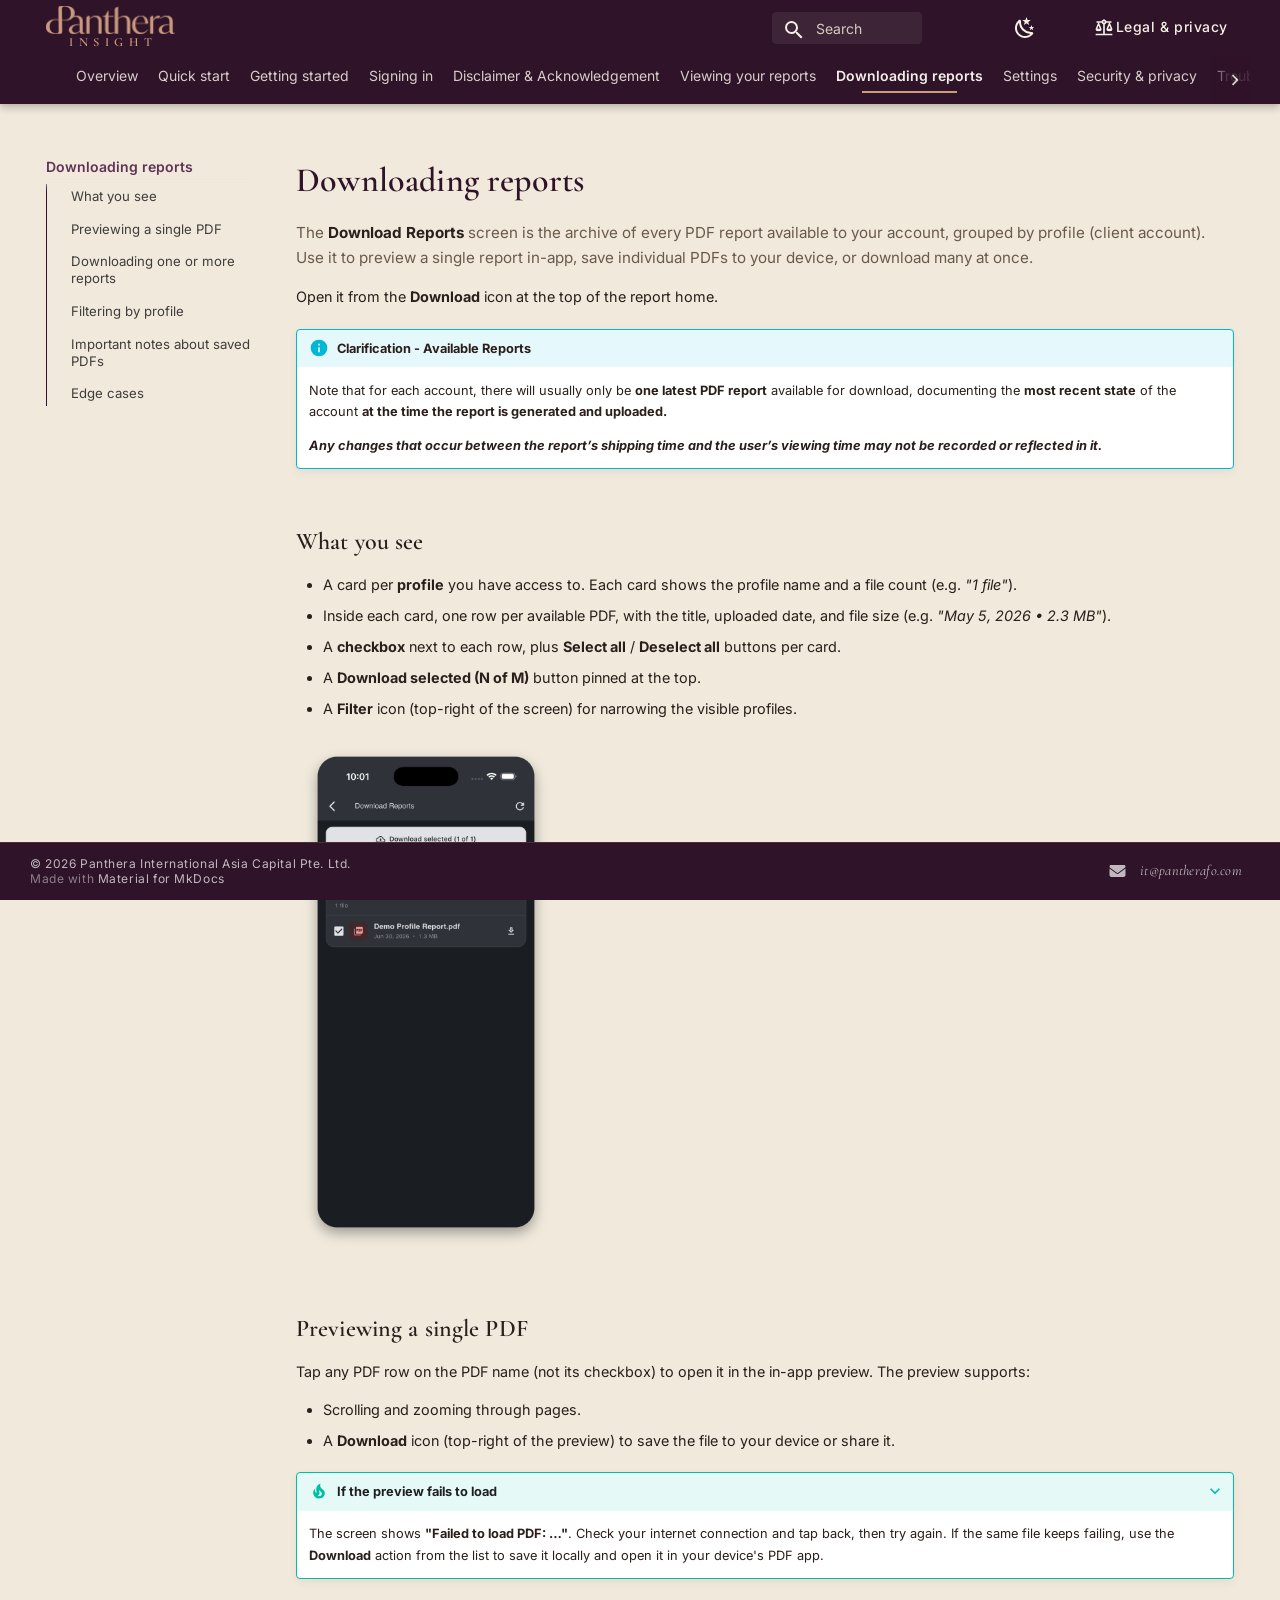
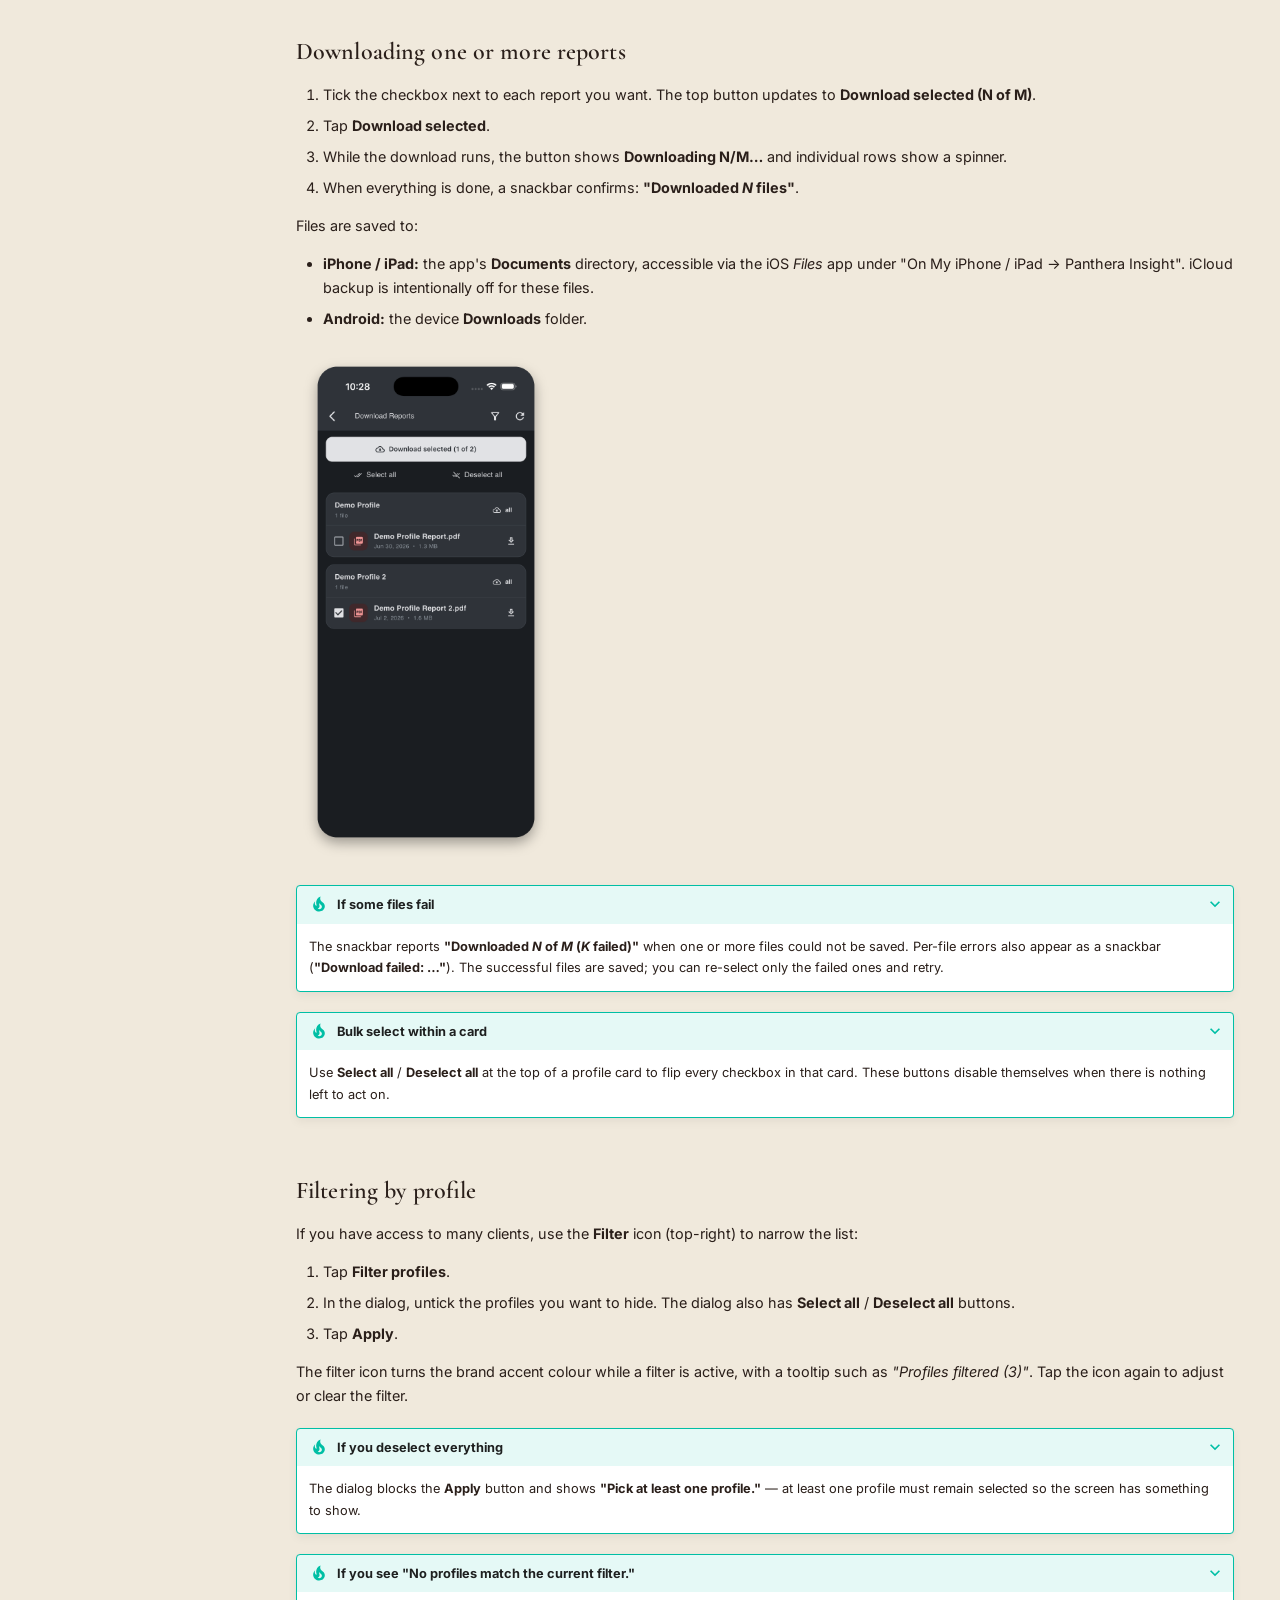
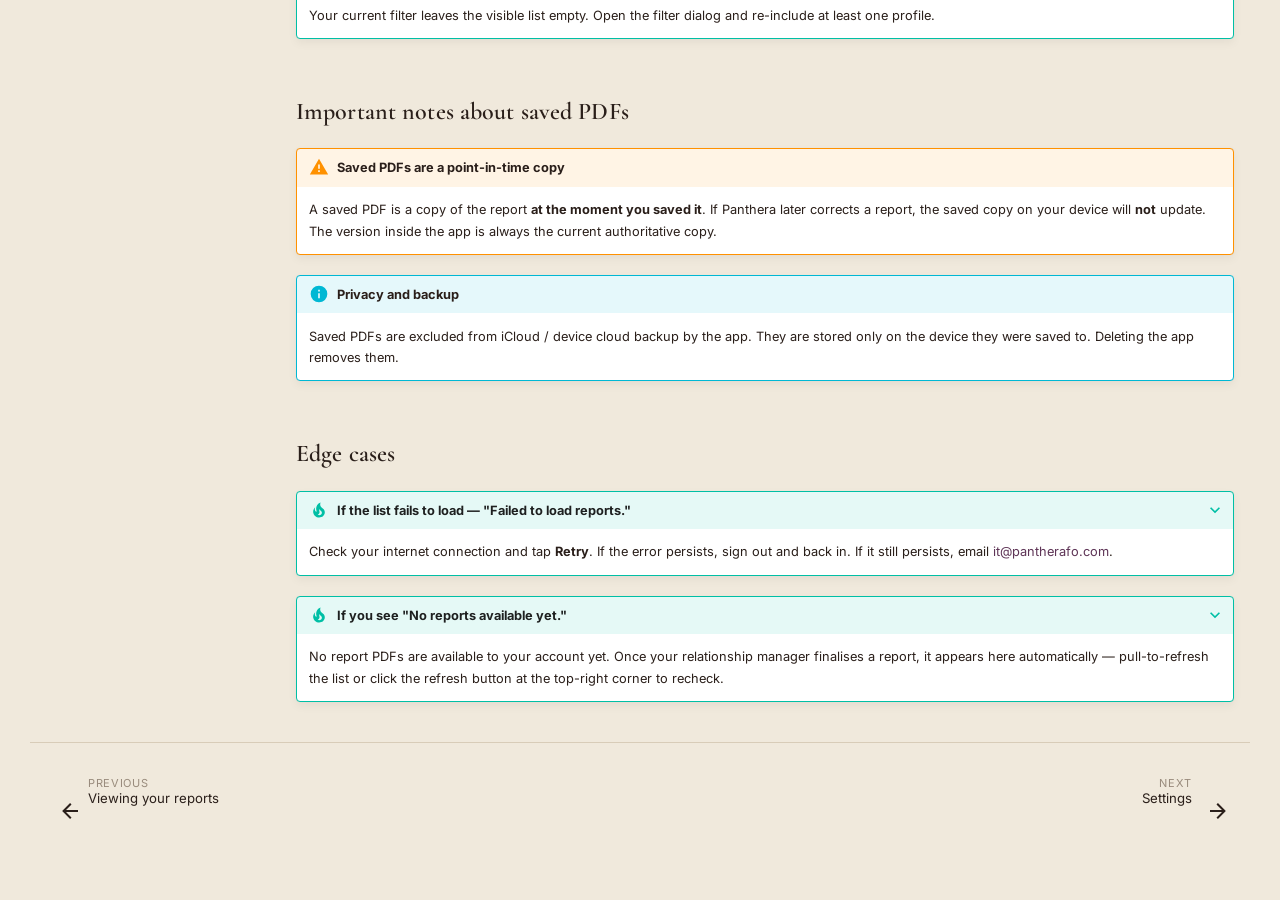
<file: site/user-guide/downloads/index.html>
<!doctype html>
<html lang="en" class="no-js">
  <head>
    
      <meta charset="utf-8">
      <meta name="viewport" content="width=device-width,initial-scale=1">
      
        <meta name="description" content="User guide for the Panthera Insight mobile app.">
      
      
        <meta name="author" content="Panthera International Asia Capital Pte. Ltd.">
      
      
      
        <link rel="prev" href="../viewing-reports/">
      
      
        <link rel="next" href="../settings/">
      
      
      <link rel="icon" href="../../assets/favicon.png">
      <meta name="generator" content="mkdocs-1.6.1, mkdocs-material-9.5.39">
    
    
      
        <title>Downloading reports - Panthera Insight</title>
      
    
    
      <link rel="stylesheet" href="../../assets/stylesheets/main.8c3ca2c6.min.css">
      
        
        <link rel="stylesheet" href="../../assets/stylesheets/palette.06af60db.min.css">
      
      


    
    
      
    
    
      
        
        
        <link rel="preconnect" href="https://fonts.gstatic.com" crossorigin>
        <link rel="stylesheet" href="https://fonts.googleapis.com/css?family=Inter:300,300i,400,400i,700,700i%7CJetBrains+Mono:400,400i,700,700i&display=fallback">
        <style>:root{--md-text-font:"Inter";--md-code-font:"JetBrains Mono"}</style>
      
    
    
      <link rel="stylesheet" href="../../stylesheets/extra.css">
    
    <script>__md_scope=new URL("../..",location),__md_hash=e=>[...e].reduce(((e,_)=>(e<<5)-e+_.charCodeAt(0)),0),__md_get=(e,_=localStorage,t=__md_scope)=>JSON.parse(_.getItem(t.pathname+"."+e)),__md_set=(e,_,t=localStorage,a=__md_scope)=>{try{t.setItem(a.pathname+"."+e,JSON.stringify(_))}catch(e){}}</script>
    
      

    
    
    
  </head>
  
  
    
    
      
    
    
    
    
    <body dir="ltr" data-md-color-scheme="panthera-light" data-md-color-primary="indigo" data-md-color-accent="indigo">
  
    
    <input class="md-toggle" data-md-toggle="drawer" type="checkbox" id="__drawer" autocomplete="off">
    <input class="md-toggle" data-md-toggle="search" type="checkbox" id="__search" autocomplete="off">
    <label class="md-overlay" for="__drawer"></label>
    <div data-md-component="skip">
      
        
        <a href="#downloading-reports" class="md-skip">
          Skip to content
        </a>
      
    </div>
    <div data-md-component="announce">
      
    </div>
    
    
      

  

<header class="md-header md-header--shadow md-header--lifted" data-md-component="header">
  <nav class="md-header__inner md-grid" aria-label="Header">
    <a href="../.." title="Panthera Insight" class="md-header__button md-logo" aria-label="Panthera Insight" data-md-component="logo">
      
  <img src="../../assets/panthera-wordmark-gold.png" alt="logo">

    </a>
    <label class="md-header__button md-icon" for="__drawer">
      
      <svg xmlns="http://www.w3.org/2000/svg" viewBox="0 0 24 24"><path d="M3 6h18v2H3zm0 5h18v2H3zm0 5h18v2H3z"/></svg>
    </label>
    <div class="md-header__title" data-md-component="header-title">
      <div class="md-header__ellipsis">
        <div class="md-header__topic">
          <span class="md-ellipsis">
            Panthera Insight
          </span>
        </div>
        <div class="md-header__topic" data-md-component="header-topic">
          <span class="md-ellipsis">
            
              Downloading reports
            
          </span>
        </div>
      </div>
    </div>
    
      
        <form class="md-header__option" data-md-component="palette">
  
    
    
    
    <input class="md-option" data-md-color-media="(prefers-color-scheme: light)" data-md-color-scheme="panthera-light" data-md-color-primary="indigo" data-md-color-accent="indigo"  aria-label="Switch to dark mode"  type="radio" name="__palette" id="__palette_0">
    
      <label class="md-header__button md-icon" title="Switch to dark mode" for="__palette_1" hidden>
        <svg xmlns="http://www.w3.org/2000/svg" viewBox="0 0 24 24"><path d="m17.75 4.09-2.53 1.94.91 3.06-2.63-1.81-2.63 1.81.91-3.06-2.53-1.94L12.44 4l1.06-3 1.06 3zm3.5 6.91-1.64 1.25.59 1.98-1.7-1.17-1.7 1.17.59-1.98L15.75 11l2.06-.05L18.5 9l.69 1.95zm-2.28 4.95c.83-.08 1.72 1.1 1.19 1.85-.32.45-.66.87-1.08 1.27C15.17 23 8.84 23 4.94 19.07c-3.91-3.9-3.91-10.24 0-14.14.4-.4.82-.76 1.27-1.08.75-.53 1.93.36 1.85 1.19-.27 2.86.69 5.83 2.89 8.02a9.96 9.96 0 0 0 8.02 2.89m-1.64 2.02a12.08 12.08 0 0 1-7.8-3.47c-2.17-2.19-3.33-5-3.49-7.82-2.81 3.14-2.7 7.96.31 10.98 3.02 3.01 7.84 3.12 10.98.31"/></svg>
      </label>
    
  
    
    
    
    <input class="md-option" data-md-color-media="(prefers-color-scheme: dark)" data-md-color-scheme="slate" data-md-color-primary="black" data-md-color-accent="deep-purple"  aria-label="Switch to light mode"  type="radio" name="__palette" id="__palette_1">
    
      <label class="md-header__button md-icon" title="Switch to light mode" for="__palette_0" hidden>
        <svg xmlns="http://www.w3.org/2000/svg" viewBox="0 0 24 24"><path d="M12 7a5 5 0 0 1 5 5 5 5 0 0 1-5 5 5 5 0 0 1-5-5 5 5 0 0 1 5-5m0 2a3 3 0 0 0-3 3 3 3 0 0 0 3 3 3 3 0 0 0 3-3 3 3 0 0 0-3-3m0-7 2.39 3.42C13.65 5.15 12.84 5 12 5s-1.65.15-2.39.42zM3.34 7l4.16-.35A7.2 7.2 0 0 0 5.94 8.5c-.44.74-.69 1.5-.83 2.29zm.02 10 1.76-3.77a7.131 7.131 0 0 0 2.38 4.14zM20.65 7l-1.77 3.79a7.02 7.02 0 0 0-2.38-4.15zm-.01 10-4.14.36c.59-.51 1.12-1.14 1.54-1.86.42-.73.69-1.5.83-2.29zM12 22l-2.41-3.44c.74.27 1.55.44 2.41.44.82 0 1.63-.17 2.37-.44z"/></svg>
      </label>
    
  
</form>
      
    
    
      <script>var palette=__md_get("__palette");if(palette&&palette.color){if("(prefers-color-scheme)"===palette.color.media){var media=matchMedia("(prefers-color-scheme: light)"),input=document.querySelector(media.matches?"[data-md-color-media='(prefers-color-scheme: light)']":"[data-md-color-media='(prefers-color-scheme: dark)']");palette.color.media=input.getAttribute("data-md-color-media"),palette.color.scheme=input.getAttribute("data-md-color-scheme"),palette.color.primary=input.getAttribute("data-md-color-primary"),palette.color.accent=input.getAttribute("data-md-color-accent")}for(var[key,value]of Object.entries(palette.color))document.body.setAttribute("data-md-color-"+key,value)}</script>
    
    
    
      <label class="md-header__button md-icon" for="__search">
        
        <svg xmlns="http://www.w3.org/2000/svg" viewBox="0 0 24 24"><path d="M9.5 3A6.5 6.5 0 0 1 16 9.5c0 1.61-.59 3.09-1.56 4.23l.27.27h.79l5 5-1.5 1.5-5-5v-.79l-.27-.27A6.52 6.52 0 0 1 9.5 16 6.5 6.5 0 0 1 3 9.5 6.5 6.5 0 0 1 9.5 3m0 2C7 5 5 7 5 9.5S7 14 9.5 14 14 12 14 9.5 12 5 9.5 5"/></svg>
      </label>
      <div class="md-search" data-md-component="search" role="dialog">
  <label class="md-search__overlay" for="__search"></label>
  <div class="md-search__inner" role="search">
    <form class="md-search__form" name="search">
      <input type="text" class="md-search__input" name="query" aria-label="Search" placeholder="Search" autocapitalize="off" autocorrect="off" autocomplete="off" spellcheck="false" data-md-component="search-query" required>
      <label class="md-search__icon md-icon" for="__search">
        
        <svg xmlns="http://www.w3.org/2000/svg" viewBox="0 0 24 24"><path d="M9.5 3A6.5 6.5 0 0 1 16 9.5c0 1.61-.59 3.09-1.56 4.23l.27.27h.79l5 5-1.5 1.5-5-5v-.79l-.27-.27A6.52 6.52 0 0 1 9.5 16 6.5 6.5 0 0 1 3 9.5 6.5 6.5 0 0 1 9.5 3m0 2C7 5 5 7 5 9.5S7 14 9.5 14 14 12 14 9.5 12 5 9.5 5"/></svg>
        
        <svg xmlns="http://www.w3.org/2000/svg" viewBox="0 0 24 24"><path d="M20 11v2H8l5.5 5.5-1.42 1.42L4.16 12l7.92-7.92L13.5 5.5 8 11z"/></svg>
      </label>
      <nav class="md-search__options" aria-label="Search">
        
        <button type="reset" class="md-search__icon md-icon" title="Clear" aria-label="Clear" tabindex="-1">
          
          <svg xmlns="http://www.w3.org/2000/svg" viewBox="0 0 24 24"><path d="M19 6.41 17.59 5 12 10.59 6.41 5 5 6.41 10.59 12 5 17.59 6.41 19 12 13.41 17.59 19 19 17.59 13.41 12z"/></svg>
        </button>
      </nav>
      
        <div class="md-search__suggest" data-md-component="search-suggest"></div>
      
    </form>
    <div class="md-search__output">
      <div class="md-search__scrollwrap" tabindex="0" data-md-scrollfix>
        <div class="md-search-result" data-md-component="search-result">
          <div class="md-search-result__meta">
            Initializing search
          </div>
          <ol class="md-search-result__list" role="presentation"></ol>
        </div>
      </div>
    </div>
  </div>
</div>
    
    
      <div class="md-header__source">
        <a href="https://panthera-sg.github.io/panthera-insight-legal/" title="Go to repository" class="md-source" data-md-component="source">
  <div class="md-source__icon md-icon">
    
    <svg xmlns="http://www.w3.org/2000/svg" viewBox="0 0 24 24"><path d="M12 3c-1.27 0-2.4.8-2.82 2H3v2h1.95L2 14c-.47 2 1 3 3.5 3s4.06-1 3.5-3L6.05 7h3.12c.33.85.98 1.5 1.83 1.83V20H2v2h20v-2h-9V8.82c.85-.32 1.5-.97 1.82-1.82h3.13L15 14c-.47 2 1 3 3.5 3s4.06-1 3.5-3l-2.95-7H21V5h-6.17C14.4 3.8 13.27 3 12 3m0 2a1 1 0 0 1 1 1 1 1 0 0 1-1 1 1 1 0 0 1-1-1 1 1 0 0 1 1-1m-6.5 5.25L7 14H4zm13 0L20 14h-3z"/></svg>
  </div>
  <div class="md-source__repository">
    Legal & privacy
  </div>
</a>
      </div>
    
  </nav>
  
    
      
<nav class="md-tabs" aria-label="Tabs" data-md-component="tabs">
  <div class="md-grid">
    <ul class="md-tabs__list">
      
        
  
  
  
    <li class="md-tabs__item">
      <a href="../.." class="md-tabs__link">
        
  
    
  
  Overview

      </a>
    </li>
  

      
        
  
  
  
    <li class="md-tabs__item">
      <a href="../quick-start/" class="md-tabs__link">
        
  
    
  
  Quick start

      </a>
    </li>
  

      
        
  
  
  
    <li class="md-tabs__item">
      <a href="../getting-started/" class="md-tabs__link">
        
  
    
  
  Getting started

      </a>
    </li>
  

      
        
  
  
  
    <li class="md-tabs__item">
      <a href="../signing-in/" class="md-tabs__link">
        
  
    
  
  Signing in

      </a>
    </li>
  

      
        
  
  
  
    <li class="md-tabs__item">
      <a href="../disclaimer/" class="md-tabs__link">
        
  
    
  
  Disclaimer & Acknowledgement

      </a>
    </li>
  

      
        
  
  
  
    <li class="md-tabs__item">
      <a href="../viewing-reports/" class="md-tabs__link">
        
  
    
  
  Viewing your reports

      </a>
    </li>
  

      
        
  
  
    
  
  
    <li class="md-tabs__item md-tabs__item--active">
      <a href="./" class="md-tabs__link">
        
  
    
  
  Downloading reports

      </a>
    </li>
  

      
        
  
  
  
    <li class="md-tabs__item">
      <a href="../settings/" class="md-tabs__link">
        
  
    
  
  Settings

      </a>
    </li>
  

      
        
  
  
  
    <li class="md-tabs__item">
      <a href="../security-and-privacy/" class="md-tabs__link">
        
  
    
  
  Security & privacy

      </a>
    </li>
  

      
        
  
  
  
    <li class="md-tabs__item">
      <a href="../troubleshooting/" class="md-tabs__link">
        
  
    
  
  Troubleshooting

      </a>
    </li>
  

      
    </ul>
  </div>
</nav>
    
  
</header>
    
    <div class="md-container" data-md-component="container">
      
      
        
      
      <main class="md-main" data-md-component="main">
        <div class="md-main__inner md-grid">
          
            
              
              <div class="md-sidebar md-sidebar--primary" data-md-component="sidebar" data-md-type="navigation" >
                <div class="md-sidebar__scrollwrap">
                  <div class="md-sidebar__inner">
                    


  


  

<nav class="md-nav md-nav--primary md-nav--lifted md-nav--integrated" aria-label="Navigation" data-md-level="0">
  <label class="md-nav__title" for="__drawer">
    <a href="../.." title="Panthera Insight" class="md-nav__button md-logo" aria-label="Panthera Insight" data-md-component="logo">
      
  <img src="../../assets/panthera-wordmark-gold.png" alt="logo">

    </a>
    Panthera Insight
  </label>
  
    <div class="md-nav__source">
      <a href="https://panthera-sg.github.io/panthera-insight-legal/" title="Go to repository" class="md-source" data-md-component="source">
  <div class="md-source__icon md-icon">
    
    <svg xmlns="http://www.w3.org/2000/svg" viewBox="0 0 24 24"><path d="M12 3c-1.27 0-2.4.8-2.82 2H3v2h1.95L2 14c-.47 2 1 3 3.5 3s4.06-1 3.5-3L6.05 7h3.12c.33.85.98 1.5 1.83 1.83V20H2v2h20v-2h-9V8.82c.85-.32 1.5-.97 1.82-1.82h3.13L15 14c-.47 2 1 3 3.5 3s4.06-1 3.5-3l-2.95-7H21V5h-6.17C14.4 3.8 13.27 3 12 3m0 2a1 1 0 0 1 1 1 1 1 0 0 1-1 1 1 1 0 0 1-1-1 1 1 0 0 1 1-1m-6.5 5.25L7 14H4zm13 0L20 14h-3z"/></svg>
  </div>
  <div class="md-source__repository">
    Legal & privacy
  </div>
</a>
    </div>
  
  <ul class="md-nav__list" data-md-scrollfix>
    
      
      
  
  
  
  
    <li class="md-nav__item">
      <a href="../.." class="md-nav__link">
        
  
  <span class="md-ellipsis">
    Overview
  </span>
  

      </a>
    </li>
  

    
      
      
  
  
  
  
    <li class="md-nav__item">
      <a href="../quick-start/" class="md-nav__link">
        
  
  <span class="md-ellipsis">
    Quick start
  </span>
  

      </a>
    </li>
  

    
      
      
  
  
  
  
    <li class="md-nav__item">
      <a href="../getting-started/" class="md-nav__link">
        
  
  <span class="md-ellipsis">
    Getting started
  </span>
  

      </a>
    </li>
  

    
      
      
  
  
  
  
    <li class="md-nav__item">
      <a href="../signing-in/" class="md-nav__link">
        
  
  <span class="md-ellipsis">
    Signing in
  </span>
  

      </a>
    </li>
  

    
      
      
  
  
  
  
    <li class="md-nav__item">
      <a href="../disclaimer/" class="md-nav__link">
        
  
  <span class="md-ellipsis">
    Disclaimer & Acknowledgement
  </span>
  

      </a>
    </li>
  

    
      
      
  
  
  
  
    <li class="md-nav__item">
      <a href="../viewing-reports/" class="md-nav__link">
        
  
  <span class="md-ellipsis">
    Viewing your reports
  </span>
  

      </a>
    </li>
  

    
      
      
  
  
    
  
  
  
    <li class="md-nav__item md-nav__item--active">
      
      <input class="md-nav__toggle md-toggle" type="checkbox" id="__toc">
      
      
        
      
      
        <label class="md-nav__link md-nav__link--active" for="__toc">
          
  
  <span class="md-ellipsis">
    Downloading reports
  </span>
  

          <span class="md-nav__icon md-icon"></span>
        </label>
      
      <a href="./" class="md-nav__link md-nav__link--active">
        
  
  <span class="md-ellipsis">
    Downloading reports
  </span>
  

      </a>
      
        

<nav class="md-nav md-nav--secondary" aria-label="Table of contents">
  
  
  
    
  
  
    <label class="md-nav__title" for="__toc">
      <span class="md-nav__icon md-icon"></span>
      Table of contents
    </label>
    <ul class="md-nav__list" data-md-component="toc" data-md-scrollfix>
      
        <li class="md-nav__item">
  <a href="#what-you-see" class="md-nav__link">
    <span class="md-ellipsis">
      What you see
    </span>
  </a>
  
</li>
      
        <li class="md-nav__item">
  <a href="#previewing-a-single-pdf" class="md-nav__link">
    <span class="md-ellipsis">
      Previewing a single PDF
    </span>
  </a>
  
</li>
      
        <li class="md-nav__item">
  <a href="#downloading-one-or-more-reports" class="md-nav__link">
    <span class="md-ellipsis">
      Downloading one or more reports
    </span>
  </a>
  
</li>
      
        <li class="md-nav__item">
  <a href="#filtering-by-profile" class="md-nav__link">
    <span class="md-ellipsis">
      Filtering by profile
    </span>
  </a>
  
</li>
      
        <li class="md-nav__item">
  <a href="#important-notes-about-saved-pdfs" class="md-nav__link">
    <span class="md-ellipsis">
      Important notes about saved PDFs
    </span>
  </a>
  
</li>
      
        <li class="md-nav__item">
  <a href="#edge-cases" class="md-nav__link">
    <span class="md-ellipsis">
      Edge cases
    </span>
  </a>
  
</li>
      
    </ul>
  
</nav>
      
    </li>
  

    
      
      
  
  
  
  
    <li class="md-nav__item">
      <a href="../settings/" class="md-nav__link">
        
  
  <span class="md-ellipsis">
    Settings
  </span>
  

      </a>
    </li>
  

    
      
      
  
  
  
  
    <li class="md-nav__item">
      <a href="../security-and-privacy/" class="md-nav__link">
        
  
  <span class="md-ellipsis">
    Security & privacy
  </span>
  

      </a>
    </li>
  

    
      
      
  
  
  
  
    <li class="md-nav__item">
      <a href="../troubleshooting/" class="md-nav__link">
        
  
  <span class="md-ellipsis">
    Troubleshooting
  </span>
  

      </a>
    </li>
  

    
  </ul>
</nav>
                  </div>
                </div>
              </div>
            
            
          
          
            <div class="md-content" data-md-component="content">
              <article class="md-content__inner md-typeset">
                
                  


<h1 id="downloading-reports">Downloading reports<a class="headerlink" href="#downloading-reports" title="Permanent link">&para;</a></h1>
<p>The <strong>Download Reports</strong> screen is the archive of every PDF report available to your account, grouped by profile (client account). Use it to preview a single report in-app, save individual PDFs to your device, or download many at once.</p>
<p>Open it from the <strong>Download</strong> icon at the top of the report home.</p>
<div class="admonition info">
<p class="admonition-title">Clarification - Available Reports</p>
<p>Note that for each account, there will usually only be <strong>one latest PDF report</strong> available for download, documenting the <strong>most recent state</strong> of the account <strong>at the time the report is generated and uploaded.</strong></p>
<p><strong><em>Any changes that occur between the report’s shipping time and the user’s viewing time may not be recorded or reflected in it.</em></strong></p>
</div>
<h2 id="what-you-see">What you see<a class="headerlink" href="#what-you-see" title="Permanent link">&para;</a></h2>
<ul>
<li>A card per <strong>profile</strong> you have access to. Each card shows the profile name and a file count (e.g. <em>"1 file"</em>).</li>
<li>Inside each card, one row per available PDF, with the title, uploaded date, and file size (e.g. <em>"May 5, 2026 • 2.3 MB"</em>).</li>
<li>A <strong>checkbox</strong> next to each row, plus <strong>Select all</strong> / <strong>Deselect all</strong> buttons per card.</li>
<li>A <strong>Download selected (N of M)</strong> button pinned at the top.</li>
<li>A <strong>Filter</strong> icon (top-right of the screen) for narrowing the visible profiles.</li>
</ul>
<p><img alt="Download Screen" src="../../assets/user-guide-image/report-screen-single-report.png" width="260" /></p>
<h2 id="previewing-a-single-pdf">Previewing a single PDF<a class="headerlink" href="#previewing-a-single-pdf" title="Permanent link">&para;</a></h2>
<p>Tap any PDF row on the PDF name (not its checkbox) to open it in the in-app preview. The preview supports:</p>
<ul>
<li>Scrolling and zooming through pages.</li>
<li>A <strong>Download</strong> icon (top-right of the preview) to save the file to your device or share it.</li>
</ul>
<details open class="tip">
<summary>If the preview fails to load</summary>
<p>The screen shows <strong>"Failed to load PDF: …"</strong>. Check your internet connection and tap back, then try again. If the same file keeps failing, use the <strong>Download</strong> action from the list to save it locally and open it in your device's PDF app.</p>
</details>
<h2 id="downloading-one-or-more-reports">Downloading one or more reports<a class="headerlink" href="#downloading-one-or-more-reports" title="Permanent link">&para;</a></h2>
<ol>
<li>Tick the checkbox next to each report you want. The top button updates to <strong>Download selected (N of M)</strong>.</li>
<li>Tap <strong>Download selected</strong>.</li>
<li>While the download runs, the button shows <strong>Downloading N/M…</strong> and individual rows show a spinner.</li>
<li>When everything is done, a snackbar confirms: <strong>"Downloaded <em>N</em> files"</strong>.</li>
</ol>
<p>Files are saved to:</p>
<ul>
<li><strong>iPhone / iPad:</strong> the app's <strong>Documents</strong> directory, accessible via the iOS <em>Files</em> app under "On My iPhone / iPad → Panthera Insight". iCloud backup is intentionally off for these files.</li>
<li><strong>Android:</strong> the device <strong>Downloads</strong> folder.</li>
</ul>
<p><img alt="Multi-report screen" src="../../assets/user-guide-image/report-screen-multi-report.png" width="260" /></p>
<details open class="tip">
<summary>If some files fail</summary>
<p>The snackbar reports <strong>"Downloaded <em>N</em> of <em>M</em> (<em>K</em> failed)"</strong> when one or more files could not be saved. Per-file errors also appear as a snackbar (<strong>"Download failed: …"</strong>). The successful files are saved; you can re-select only the failed ones and retry.</p>
</details>
<details open class="tip">
<summary>Bulk select within a card</summary>
<p>Use <strong>Select all</strong> / <strong>Deselect all</strong> at the top of a profile card to flip every checkbox in that card. These buttons disable themselves when there is nothing left to act on.</p>
</details>
<h2 id="filtering-by-profile">Filtering by profile<a class="headerlink" href="#filtering-by-profile" title="Permanent link">&para;</a></h2>
<p>If you have access to many clients, use the <strong>Filter</strong> icon (top-right) to narrow the list:</p>
<ol>
<li>Tap <strong>Filter profiles</strong>.</li>
<li>In the dialog, untick the profiles you want to hide. The dialog also has <strong>Select all</strong> / <strong>Deselect all</strong> buttons.</li>
<li>Tap <strong>Apply</strong>.</li>
</ol>
<p>The filter icon turns the brand accent colour while a filter is active, with a tooltip such as <em>"Profiles filtered (3)"</em>. Tap the icon again to adjust or clear the filter.</p>
<details open class="tip">
<summary>If you deselect everything</summary>
<p>The dialog blocks the <strong>Apply</strong> button and shows <strong>"Pick at least one profile."</strong> — at least one profile must remain selected so the screen has something to show.</p>
</details>
<details open class="tip">
<summary>If you see "No profiles match the current filter."</summary>
<p>Your current filter leaves the visible list empty. Open the filter dialog and re-include at least one profile.</p>
</details>
<h2 id="important-notes-about-saved-pdfs">Important notes about saved PDFs<a class="headerlink" href="#important-notes-about-saved-pdfs" title="Permanent link">&para;</a></h2>
<div class="admonition warning">
<p class="admonition-title">Saved PDFs are a point-in-time copy</p>
<p>A saved PDF is a copy of the report <strong>at the moment you saved it</strong>. If Panthera later corrects a report, the saved copy on your device will <strong>not</strong> update. The version inside the app is always the current authoritative copy.</p>
</div>
<div class="admonition info">
<p class="admonition-title">Privacy and backup</p>
<p>Saved PDFs are excluded from iCloud / device cloud backup by the app. They are stored only on the device they were saved to. Deleting the app removes them.</p>
</div>
<h2 id="edge-cases">Edge cases<a class="headerlink" href="#edge-cases" title="Permanent link">&para;</a></h2>
<details open class="tip">
<summary>If the list fails to load — "Failed to load reports."</summary>
<p>Check your internet connection and tap <strong>Retry</strong>. If the error persists, sign out and back in. If it still persists, email <a href="mailto:it@pantherafo.com">it@pantherafo.com</a>.</p>
</details>
<details open class="tip">
<summary>If you see "No reports available yet."</summary>
<p>No report PDFs are available to your account yet. Once your relationship manager finalises a report, it appears here automatically — pull-to-refresh the list or click the refresh button at the top-right corner to recheck.</p>
</details>












                
              </article>
            </div>
          
          
  <script>var tabs=__md_get("__tabs");if(Array.isArray(tabs))e:for(var set of document.querySelectorAll(".tabbed-set")){var labels=set.querySelector(".tabbed-labels");for(var tab of tabs)for(var label of labels.getElementsByTagName("label"))if(label.innerText.trim()===tab){var input=document.getElementById(label.htmlFor);input.checked=!0;continue e}}</script>

<script>var target=document.getElementById(location.hash.slice(1));target&&target.name&&(target.checked=target.name.startsWith("__tabbed_"))</script>
        </div>
        
          <button type="button" class="md-top md-icon" data-md-component="top" hidden>
  
  <svg xmlns="http://www.w3.org/2000/svg" viewBox="0 0 24 24"><path d="M13 20h-2V8l-5.5 5.5-1.42-1.42L12 4.16l7.92 7.92-1.42 1.42L13 8z"/></svg>
  Back to top
</button>
        
      </main>
      
        <footer class="md-footer">
  
    
      
      <nav class="md-footer__inner md-grid" aria-label="Footer" >
        
          
          <a href="../viewing-reports/" class="md-footer__link md-footer__link--prev" aria-label="Previous: Viewing your reports">
            <div class="md-footer__button md-icon">
              
              <svg xmlns="http://www.w3.org/2000/svg" viewBox="0 0 24 24"><path d="M20 11v2H8l5.5 5.5-1.42 1.42L4.16 12l7.92-7.92L13.5 5.5 8 11z"/></svg>
            </div>
            <div class="md-footer__title">
              <span class="md-footer__direction">
                Previous
              </span>
              <div class="md-ellipsis">
                Viewing your reports
              </div>
            </div>
          </a>
        
        
          
          <a href="../settings/" class="md-footer__link md-footer__link--next" aria-label="Next: Settings">
            <div class="md-footer__title">
              <span class="md-footer__direction">
                Next
              </span>
              <div class="md-ellipsis">
                Settings
              </div>
            </div>
            <div class="md-footer__button md-icon">
              
              <svg xmlns="http://www.w3.org/2000/svg" viewBox="0 0 24 24"><path d="M4 11v2h12l-5.5 5.5 1.42 1.42L19.84 12l-7.92-7.92L10.5 5.5 16 11z"/></svg>
            </div>
          </a>
        
      </nav>
    
  
  <div class="md-footer-meta md-typeset">
    <div class="md-footer-meta__inner md-grid">
      <div class="md-copyright">
  
    <div class="md-copyright__highlight">
      &copy; 2026 Panthera International Asia Capital Pte. Ltd.

    </div>
  
  
    Made with
    <a href="https://squidfunk.github.io/mkdocs-material/" target="_blank" rel="noopener">
      Material for MkDocs
    </a>
  
</div>
      
        <div class="md-social">
  
    
    
    
    
    <a href="mailto:it@pantherafo.com" target="_blank" rel="noopener" title="it@pantherafo.com" class="md-social__link">
      <svg xmlns="http://www.w3.org/2000/svg" viewBox="0 0 512 512"><!--! Font Awesome Free 6.6.0 by @fontawesome - https://fontawesome.com License - https://fontawesome.com/license/free (Icons: CC BY 4.0, Fonts: SIL OFL 1.1, Code: MIT License) Copyright 2024 Fonticons, Inc.--><path d="M48 64C21.5 64 0 85.5 0 112c0 15.1 7.1 29.3 19.2 38.4l217.6 163.2c11.4 8.5 27 8.5 38.4 0l217.6-163.2c12.1-9.1 19.2-23.3 19.2-38.4 0-26.5-21.5-48-48-48zM0 176v208c0 35.3 28.7 64 64 64h384c35.3 0 64-28.7 64-64V176L294.4 339.2a63.9 63.9 0 0 1-76.8 0z"/></svg>
    </a>
  
</div>
      
    </div>
  </div>
</footer>
      
    </div>
    <div class="md-dialog" data-md-component="dialog">
      <div class="md-dialog__inner md-typeset"></div>
    </div>
    
    
    <script id="__config" type="application/json">{"base": "../..", "features": ["navigation.tabs", "navigation.tabs.sticky", "navigation.sections", "navigation.top", "navigation.indexes", "navigation.footer", "search.suggest", "search.highlight", "content.code.copy", "content.tabs.link", "toc.integrate", "toc.follow"], "search": "../../assets/javascripts/workers/search.6ce7567c.min.js", "translations": {"clipboard.copied": "Copied to clipboard", "clipboard.copy": "Copy to clipboard", "search.result.more.one": "1 more on this page", "search.result.more.other": "# more on this page", "search.result.none": "No matching documents", "search.result.one": "1 matching document", "search.result.other": "# matching documents", "search.result.placeholder": "Type to start searching", "search.result.term.missing": "Missing", "select.version": "Select version"}}</script>
    
    
      <script src="../../assets/javascripts/bundle.525ec568.min.js"></script>
      
        <script src="../../javascripts/tab-scroll.js"></script>
      
    
  </body>
</html>
</file>
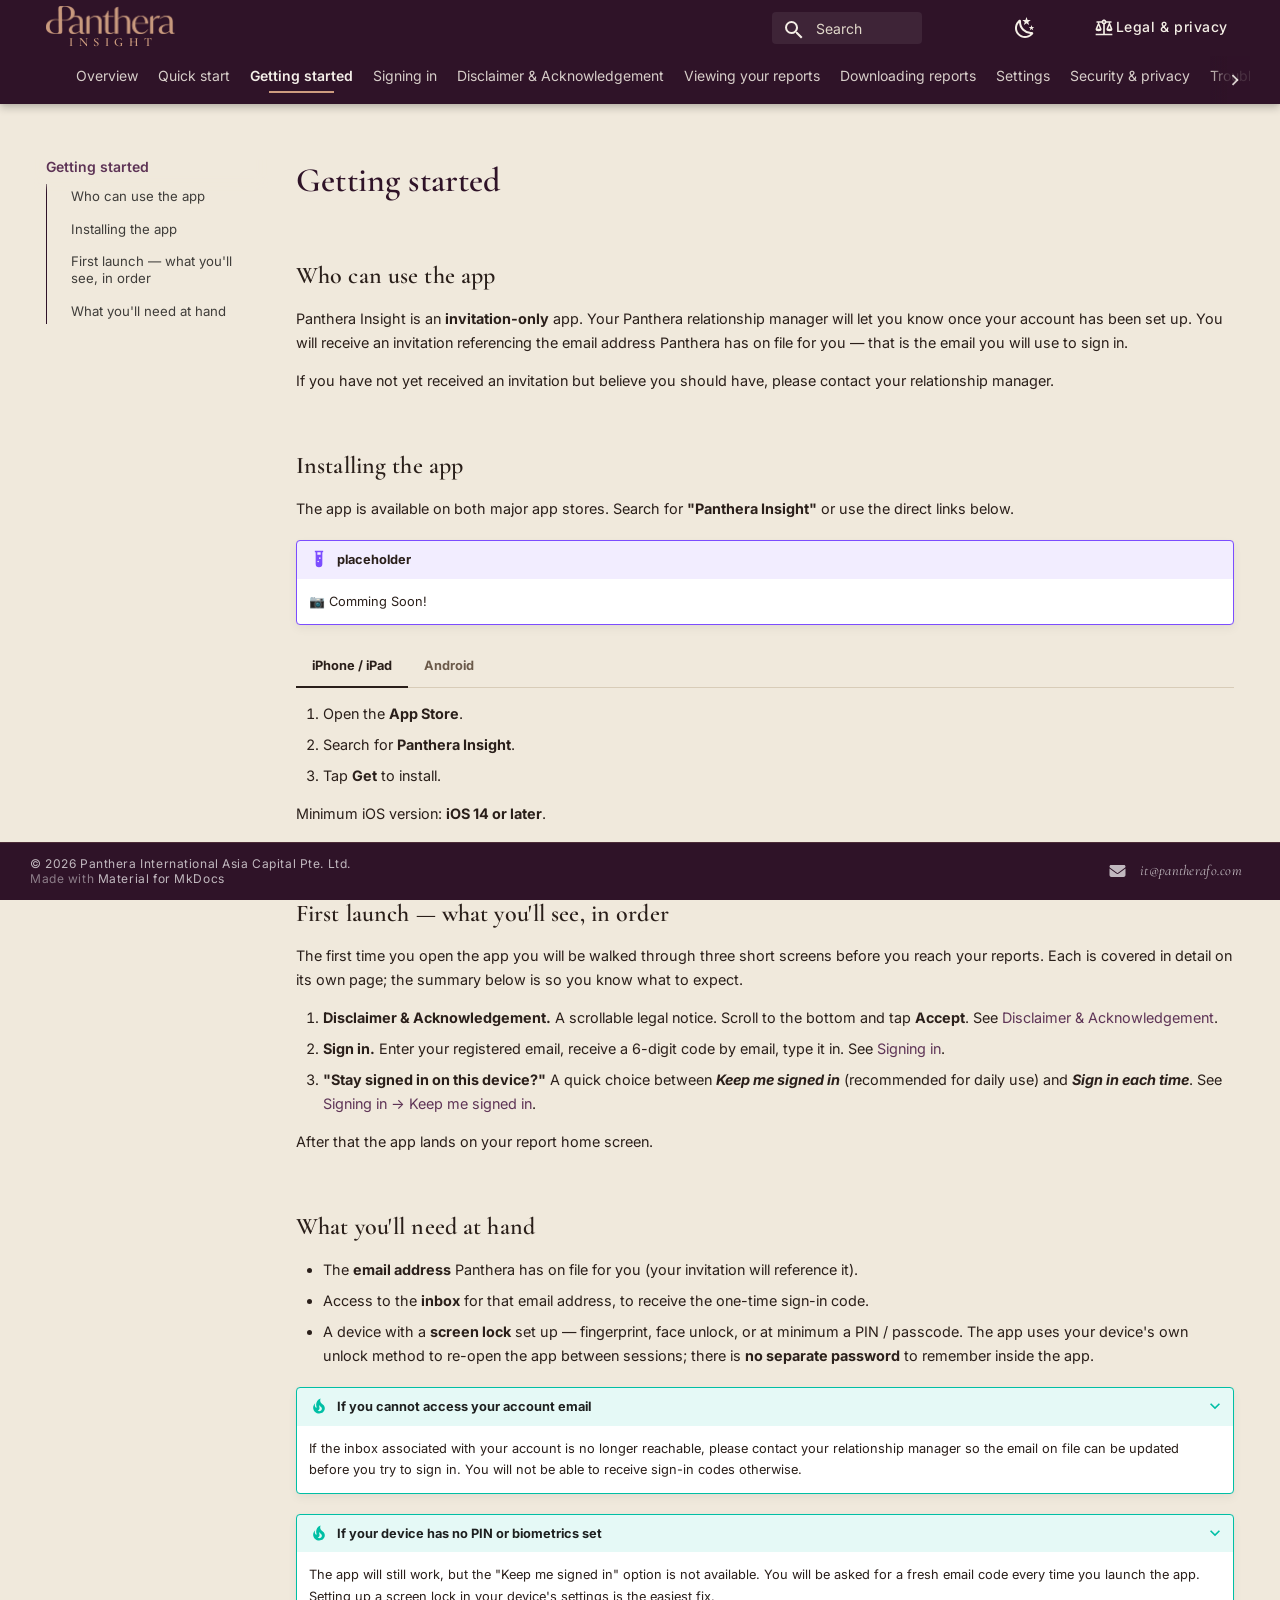
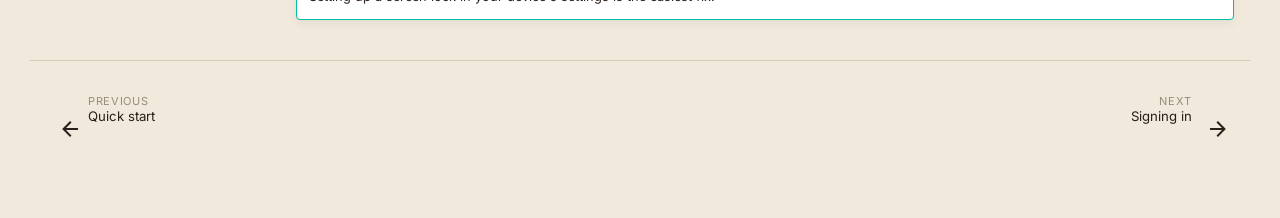
<file: site/user-guide/getting-started/index.html>
<!doctype html>
<html lang="en" class="no-js">
  <head>
    
      <meta charset="utf-8">
      <meta name="viewport" content="width=device-width,initial-scale=1">
      
        <meta name="description" content="User guide for the Panthera Insight mobile app.">
      
      
        <meta name="author" content="Panthera International Asia Capital Pte. Ltd.">
      
      
      
        <link rel="prev" href="../quick-start/">
      
      
        <link rel="next" href="../signing-in/">
      
      
      <link rel="icon" href="../../assets/favicon.png">
      <meta name="generator" content="mkdocs-1.6.1, mkdocs-material-9.5.39">
    
    
      
        <title>Getting started - Panthera Insight</title>
      
    
    
      <link rel="stylesheet" href="../../assets/stylesheets/main.8c3ca2c6.min.css">
      
        
        <link rel="stylesheet" href="../../assets/stylesheets/palette.06af60db.min.css">
      
      


    
    
      
    
    
      
        
        
        <link rel="preconnect" href="https://fonts.gstatic.com" crossorigin>
        <link rel="stylesheet" href="https://fonts.googleapis.com/css?family=Inter:300,300i,400,400i,700,700i%7CJetBrains+Mono:400,400i,700,700i&display=fallback">
        <style>:root{--md-text-font:"Inter";--md-code-font:"JetBrains Mono"}</style>
      
    
    
      <link rel="stylesheet" href="../../stylesheets/extra.css">
    
    <script>__md_scope=new URL("../..",location),__md_hash=e=>[...e].reduce(((e,_)=>(e<<5)-e+_.charCodeAt(0)),0),__md_get=(e,_=localStorage,t=__md_scope)=>JSON.parse(_.getItem(t.pathname+"."+e)),__md_set=(e,_,t=localStorage,a=__md_scope)=>{try{t.setItem(a.pathname+"."+e,JSON.stringify(_))}catch(e){}}</script>
    
      

    
    
    
  </head>
  
  
    
    
      
    
    
    
    
    <body dir="ltr" data-md-color-scheme="panthera-light" data-md-color-primary="indigo" data-md-color-accent="indigo">
  
    
    <input class="md-toggle" data-md-toggle="drawer" type="checkbox" id="__drawer" autocomplete="off">
    <input class="md-toggle" data-md-toggle="search" type="checkbox" id="__search" autocomplete="off">
    <label class="md-overlay" for="__drawer"></label>
    <div data-md-component="skip">
      
        
        <a href="#getting-started" class="md-skip">
          Skip to content
        </a>
      
    </div>
    <div data-md-component="announce">
      
    </div>
    
    
      

  

<header class="md-header md-header--shadow md-header--lifted" data-md-component="header">
  <nav class="md-header__inner md-grid" aria-label="Header">
    <a href="../.." title="Panthera Insight" class="md-header__button md-logo" aria-label="Panthera Insight" data-md-component="logo">
      
  <img src="../../assets/panthera-wordmark-gold.png" alt="logo">

    </a>
    <label class="md-header__button md-icon" for="__drawer">
      
      <svg xmlns="http://www.w3.org/2000/svg" viewBox="0 0 24 24"><path d="M3 6h18v2H3zm0 5h18v2H3zm0 5h18v2H3z"/></svg>
    </label>
    <div class="md-header__title" data-md-component="header-title">
      <div class="md-header__ellipsis">
        <div class="md-header__topic">
          <span class="md-ellipsis">
            Panthera Insight
          </span>
        </div>
        <div class="md-header__topic" data-md-component="header-topic">
          <span class="md-ellipsis">
            
              Getting started
            
          </span>
        </div>
      </div>
    </div>
    
      
        <form class="md-header__option" data-md-component="palette">
  
    
    
    
    <input class="md-option" data-md-color-media="(prefers-color-scheme: light)" data-md-color-scheme="panthera-light" data-md-color-primary="indigo" data-md-color-accent="indigo"  aria-label="Switch to dark mode"  type="radio" name="__palette" id="__palette_0">
    
      <label class="md-header__button md-icon" title="Switch to dark mode" for="__palette_1" hidden>
        <svg xmlns="http://www.w3.org/2000/svg" viewBox="0 0 24 24"><path d="m17.75 4.09-2.53 1.94.91 3.06-2.63-1.81-2.63 1.81.91-3.06-2.53-1.94L12.44 4l1.06-3 1.06 3zm3.5 6.91-1.64 1.25.59 1.98-1.7-1.17-1.7 1.17.59-1.98L15.75 11l2.06-.05L18.5 9l.69 1.95zm-2.28 4.95c.83-.08 1.72 1.1 1.19 1.85-.32.45-.66.87-1.08 1.27C15.17 23 8.84 23 4.94 19.07c-3.91-3.9-3.91-10.24 0-14.14.4-.4.82-.76 1.27-1.08.75-.53 1.93.36 1.85 1.19-.27 2.86.69 5.83 2.89 8.02a9.96 9.96 0 0 0 8.02 2.89m-1.64 2.02a12.08 12.08 0 0 1-7.8-3.47c-2.17-2.19-3.33-5-3.49-7.82-2.81 3.14-2.7 7.96.31 10.98 3.02 3.01 7.84 3.12 10.98.31"/></svg>
      </label>
    
  
    
    
    
    <input class="md-option" data-md-color-media="(prefers-color-scheme: dark)" data-md-color-scheme="slate" data-md-color-primary="black" data-md-color-accent="deep-purple"  aria-label="Switch to light mode"  type="radio" name="__palette" id="__palette_1">
    
      <label class="md-header__button md-icon" title="Switch to light mode" for="__palette_0" hidden>
        <svg xmlns="http://www.w3.org/2000/svg" viewBox="0 0 24 24"><path d="M12 7a5 5 0 0 1 5 5 5 5 0 0 1-5 5 5 5 0 0 1-5-5 5 5 0 0 1 5-5m0 2a3 3 0 0 0-3 3 3 3 0 0 0 3 3 3 3 0 0 0 3-3 3 3 0 0 0-3-3m0-7 2.39 3.42C13.65 5.15 12.84 5 12 5s-1.65.15-2.39.42zM3.34 7l4.16-.35A7.2 7.2 0 0 0 5.94 8.5c-.44.74-.69 1.5-.83 2.29zm.02 10 1.76-3.77a7.131 7.131 0 0 0 2.38 4.14zM20.65 7l-1.77 3.79a7.02 7.02 0 0 0-2.38-4.15zm-.01 10-4.14.36c.59-.51 1.12-1.14 1.54-1.86.42-.73.69-1.5.83-2.29zM12 22l-2.41-3.44c.74.27 1.55.44 2.41.44.82 0 1.63-.17 2.37-.44z"/></svg>
      </label>
    
  
</form>
      
    
    
      <script>var palette=__md_get("__palette");if(palette&&palette.color){if("(prefers-color-scheme)"===palette.color.media){var media=matchMedia("(prefers-color-scheme: light)"),input=document.querySelector(media.matches?"[data-md-color-media='(prefers-color-scheme: light)']":"[data-md-color-media='(prefers-color-scheme: dark)']");palette.color.media=input.getAttribute("data-md-color-media"),palette.color.scheme=input.getAttribute("data-md-color-scheme"),palette.color.primary=input.getAttribute("data-md-color-primary"),palette.color.accent=input.getAttribute("data-md-color-accent")}for(var[key,value]of Object.entries(palette.color))document.body.setAttribute("data-md-color-"+key,value)}</script>
    
    
    
      <label class="md-header__button md-icon" for="__search">
        
        <svg xmlns="http://www.w3.org/2000/svg" viewBox="0 0 24 24"><path d="M9.5 3A6.5 6.5 0 0 1 16 9.5c0 1.61-.59 3.09-1.56 4.23l.27.27h.79l5 5-1.5 1.5-5-5v-.79l-.27-.27A6.52 6.52 0 0 1 9.5 16 6.5 6.5 0 0 1 3 9.5 6.5 6.5 0 0 1 9.5 3m0 2C7 5 5 7 5 9.5S7 14 9.5 14 14 12 14 9.5 12 5 9.5 5"/></svg>
      </label>
      <div class="md-search" data-md-component="search" role="dialog">
  <label class="md-search__overlay" for="__search"></label>
  <div class="md-search__inner" role="search">
    <form class="md-search__form" name="search">
      <input type="text" class="md-search__input" name="query" aria-label="Search" placeholder="Search" autocapitalize="off" autocorrect="off" autocomplete="off" spellcheck="false" data-md-component="search-query" required>
      <label class="md-search__icon md-icon" for="__search">
        
        <svg xmlns="http://www.w3.org/2000/svg" viewBox="0 0 24 24"><path d="M9.5 3A6.5 6.5 0 0 1 16 9.5c0 1.61-.59 3.09-1.56 4.23l.27.27h.79l5 5-1.5 1.5-5-5v-.79l-.27-.27A6.52 6.52 0 0 1 9.5 16 6.5 6.5 0 0 1 3 9.5 6.5 6.5 0 0 1 9.5 3m0 2C7 5 5 7 5 9.5S7 14 9.5 14 14 12 14 9.5 12 5 9.5 5"/></svg>
        
        <svg xmlns="http://www.w3.org/2000/svg" viewBox="0 0 24 24"><path d="M20 11v2H8l5.5 5.5-1.42 1.42L4.16 12l7.92-7.92L13.5 5.5 8 11z"/></svg>
      </label>
      <nav class="md-search__options" aria-label="Search">
        
        <button type="reset" class="md-search__icon md-icon" title="Clear" aria-label="Clear" tabindex="-1">
          
          <svg xmlns="http://www.w3.org/2000/svg" viewBox="0 0 24 24"><path d="M19 6.41 17.59 5 12 10.59 6.41 5 5 6.41 10.59 12 5 17.59 6.41 19 12 13.41 17.59 19 19 17.59 13.41 12z"/></svg>
        </button>
      </nav>
      
        <div class="md-search__suggest" data-md-component="search-suggest"></div>
      
    </form>
    <div class="md-search__output">
      <div class="md-search__scrollwrap" tabindex="0" data-md-scrollfix>
        <div class="md-search-result" data-md-component="search-result">
          <div class="md-search-result__meta">
            Initializing search
          </div>
          <ol class="md-search-result__list" role="presentation"></ol>
        </div>
      </div>
    </div>
  </div>
</div>
    
    
      <div class="md-header__source">
        <a href="https://panthera-sg.github.io/panthera-insight-legal/" title="Go to repository" class="md-source" data-md-component="source">
  <div class="md-source__icon md-icon">
    
    <svg xmlns="http://www.w3.org/2000/svg" viewBox="0 0 24 24"><path d="M12 3c-1.27 0-2.4.8-2.82 2H3v2h1.95L2 14c-.47 2 1 3 3.5 3s4.06-1 3.5-3L6.05 7h3.12c.33.85.98 1.5 1.83 1.83V20H2v2h20v-2h-9V8.82c.85-.32 1.5-.97 1.82-1.82h3.13L15 14c-.47 2 1 3 3.5 3s4.06-1 3.5-3l-2.95-7H21V5h-6.17C14.4 3.8 13.27 3 12 3m0 2a1 1 0 0 1 1 1 1 1 0 0 1-1 1 1 1 0 0 1-1-1 1 1 0 0 1 1-1m-6.5 5.25L7 14H4zm13 0L20 14h-3z"/></svg>
  </div>
  <div class="md-source__repository">
    Legal & privacy
  </div>
</a>
      </div>
    
  </nav>
  
    
      
<nav class="md-tabs" aria-label="Tabs" data-md-component="tabs">
  <div class="md-grid">
    <ul class="md-tabs__list">
      
        
  
  
  
    <li class="md-tabs__item">
      <a href="../.." class="md-tabs__link">
        
  
    
  
  Overview

      </a>
    </li>
  

      
        
  
  
  
    <li class="md-tabs__item">
      <a href="../quick-start/" class="md-tabs__link">
        
  
    
  
  Quick start

      </a>
    </li>
  

      
        
  
  
    
  
  
    <li class="md-tabs__item md-tabs__item--active">
      <a href="./" class="md-tabs__link">
        
  
    
  
  Getting started

      </a>
    </li>
  

      
        
  
  
  
    <li class="md-tabs__item">
      <a href="../signing-in/" class="md-tabs__link">
        
  
    
  
  Signing in

      </a>
    </li>
  

      
        
  
  
  
    <li class="md-tabs__item">
      <a href="../disclaimer/" class="md-tabs__link">
        
  
    
  
  Disclaimer & Acknowledgement

      </a>
    </li>
  

      
        
  
  
  
    <li class="md-tabs__item">
      <a href="../viewing-reports/" class="md-tabs__link">
        
  
    
  
  Viewing your reports

      </a>
    </li>
  

      
        
  
  
  
    <li class="md-tabs__item">
      <a href="../downloads/" class="md-tabs__link">
        
  
    
  
  Downloading reports

      </a>
    </li>
  

      
        
  
  
  
    <li class="md-tabs__item">
      <a href="../settings/" class="md-tabs__link">
        
  
    
  
  Settings

      </a>
    </li>
  

      
        
  
  
  
    <li class="md-tabs__item">
      <a href="../security-and-privacy/" class="md-tabs__link">
        
  
    
  
  Security & privacy

      </a>
    </li>
  

      
        
  
  
  
    <li class="md-tabs__item">
      <a href="../troubleshooting/" class="md-tabs__link">
        
  
    
  
  Troubleshooting

      </a>
    </li>
  

      
    </ul>
  </div>
</nav>
    
  
</header>
    
    <div class="md-container" data-md-component="container">
      
      
        
      
      <main class="md-main" data-md-component="main">
        <div class="md-main__inner md-grid">
          
            
              
              <div class="md-sidebar md-sidebar--primary" data-md-component="sidebar" data-md-type="navigation" >
                <div class="md-sidebar__scrollwrap">
                  <div class="md-sidebar__inner">
                    


  


  

<nav class="md-nav md-nav--primary md-nav--lifted md-nav--integrated" aria-label="Navigation" data-md-level="0">
  <label class="md-nav__title" for="__drawer">
    <a href="../.." title="Panthera Insight" class="md-nav__button md-logo" aria-label="Panthera Insight" data-md-component="logo">
      
  <img src="../../assets/panthera-wordmark-gold.png" alt="logo">

    </a>
    Panthera Insight
  </label>
  
    <div class="md-nav__source">
      <a href="https://panthera-sg.github.io/panthera-insight-legal/" title="Go to repository" class="md-source" data-md-component="source">
  <div class="md-source__icon md-icon">
    
    <svg xmlns="http://www.w3.org/2000/svg" viewBox="0 0 24 24"><path d="M12 3c-1.27 0-2.4.8-2.82 2H3v2h1.95L2 14c-.47 2 1 3 3.5 3s4.06-1 3.5-3L6.05 7h3.12c.33.85.98 1.5 1.83 1.83V20H2v2h20v-2h-9V8.82c.85-.32 1.5-.97 1.82-1.82h3.13L15 14c-.47 2 1 3 3.5 3s4.06-1 3.5-3l-2.95-7H21V5h-6.17C14.4 3.8 13.27 3 12 3m0 2a1 1 0 0 1 1 1 1 1 0 0 1-1 1 1 1 0 0 1-1-1 1 1 0 0 1 1-1m-6.5 5.25L7 14H4zm13 0L20 14h-3z"/></svg>
  </div>
  <div class="md-source__repository">
    Legal & privacy
  </div>
</a>
    </div>
  
  <ul class="md-nav__list" data-md-scrollfix>
    
      
      
  
  
  
  
    <li class="md-nav__item">
      <a href="../.." class="md-nav__link">
        
  
  <span class="md-ellipsis">
    Overview
  </span>
  

      </a>
    </li>
  

    
      
      
  
  
  
  
    <li class="md-nav__item">
      <a href="../quick-start/" class="md-nav__link">
        
  
  <span class="md-ellipsis">
    Quick start
  </span>
  

      </a>
    </li>
  

    
      
      
  
  
    
  
  
  
    <li class="md-nav__item md-nav__item--active">
      
      <input class="md-nav__toggle md-toggle" type="checkbox" id="__toc">
      
      
        
      
      
        <label class="md-nav__link md-nav__link--active" for="__toc">
          
  
  <span class="md-ellipsis">
    Getting started
  </span>
  

          <span class="md-nav__icon md-icon"></span>
        </label>
      
      <a href="./" class="md-nav__link md-nav__link--active">
        
  
  <span class="md-ellipsis">
    Getting started
  </span>
  

      </a>
      
        

<nav class="md-nav md-nav--secondary" aria-label="Table of contents">
  
  
  
    
  
  
    <label class="md-nav__title" for="__toc">
      <span class="md-nav__icon md-icon"></span>
      Table of contents
    </label>
    <ul class="md-nav__list" data-md-component="toc" data-md-scrollfix>
      
        <li class="md-nav__item">
  <a href="#who-can-use-the-app" class="md-nav__link">
    <span class="md-ellipsis">
      Who can use the app
    </span>
  </a>
  
</li>
      
        <li class="md-nav__item">
  <a href="#installing-the-app" class="md-nav__link">
    <span class="md-ellipsis">
      Installing the app
    </span>
  </a>
  
</li>
      
        <li class="md-nav__item">
  <a href="#first-launch-what-youll-see-in-order" class="md-nav__link">
    <span class="md-ellipsis">
      First launch — what you'll see, in order
    </span>
  </a>
  
</li>
      
        <li class="md-nav__item">
  <a href="#what-youll-need-at-hand" class="md-nav__link">
    <span class="md-ellipsis">
      What you'll need at hand
    </span>
  </a>
  
</li>
      
    </ul>
  
</nav>
      
    </li>
  

    
      
      
  
  
  
  
    <li class="md-nav__item">
      <a href="../signing-in/" class="md-nav__link">
        
  
  <span class="md-ellipsis">
    Signing in
  </span>
  

      </a>
    </li>
  

    
      
      
  
  
  
  
    <li class="md-nav__item">
      <a href="../disclaimer/" class="md-nav__link">
        
  
  <span class="md-ellipsis">
    Disclaimer & Acknowledgement
  </span>
  

      </a>
    </li>
  

    
      
      
  
  
  
  
    <li class="md-nav__item">
      <a href="../viewing-reports/" class="md-nav__link">
        
  
  <span class="md-ellipsis">
    Viewing your reports
  </span>
  

      </a>
    </li>
  

    
      
      
  
  
  
  
    <li class="md-nav__item">
      <a href="../downloads/" class="md-nav__link">
        
  
  <span class="md-ellipsis">
    Downloading reports
  </span>
  

      </a>
    </li>
  

    
      
      
  
  
  
  
    <li class="md-nav__item">
      <a href="../settings/" class="md-nav__link">
        
  
  <span class="md-ellipsis">
    Settings
  </span>
  

      </a>
    </li>
  

    
      
      
  
  
  
  
    <li class="md-nav__item">
      <a href="../security-and-privacy/" class="md-nav__link">
        
  
  <span class="md-ellipsis">
    Security & privacy
  </span>
  

      </a>
    </li>
  

    
      
      
  
  
  
  
    <li class="md-nav__item">
      <a href="../troubleshooting/" class="md-nav__link">
        
  
  <span class="md-ellipsis">
    Troubleshooting
  </span>
  

      </a>
    </li>
  

    
  </ul>
</nav>
                  </div>
                </div>
              </div>
            
            
          
          
            <div class="md-content" data-md-component="content">
              <article class="md-content__inner md-typeset">
                
                  


<h1 id="getting-started">Getting started<a class="headerlink" href="#getting-started" title="Permanent link">&para;</a></h1>
<h2 id="who-can-use-the-app">Who can use the app<a class="headerlink" href="#who-can-use-the-app" title="Permanent link">&para;</a></h2>
<p>Panthera Insight is an <strong>invitation-only</strong> app. Your Panthera relationship manager will let you know once your account has been set up. You will receive an invitation referencing the email address Panthera has on file for you — that is the email you will use to sign in.</p>
<p>If you have not yet received an invitation but believe you should have, please contact your relationship manager.</p>
<h2 id="installing-the-app">Installing the app<a class="headerlink" href="#installing-the-app" title="Permanent link">&para;</a></h2>
<p>The app is available on both major app stores. Search for <strong>"Panthera Insight"</strong> or use the direct links below.</p>
<div class="admonition example">
<p class="admonition-title">placeholder</p>
<p>📷 Comming Soon!</p>
</div>
<div class="tabbed-set tabbed-alternate" data-tabs="1:2"><input checked="checked" id="__tabbed_1_1" name="__tabbed_1" type="radio" /><input id="__tabbed_1_2" name="__tabbed_1" type="radio" /><div class="tabbed-labels"><label for="__tabbed_1_1">iPhone / iPad</label><label for="__tabbed_1_2">Android</label></div>
<div class="tabbed-content">
<div class="tabbed-block">
<ol>
<li>Open the <strong>App Store</strong>.</li>
<li>Search for <strong>Panthera Insight</strong>.</li>
<li>Tap <strong>Get</strong> to install.</li>
</ol>
<p>Minimum iOS version: <strong>iOS 14 or later</strong>.</p>
</div>
<div class="tabbed-block">
<ol>
<li>Open <strong>Google Play</strong>.</li>
<li>Search for <strong>Panthera Insight</strong>.</li>
<li>Tap <strong>Install</strong>.</li>
</ol>
<p>Minimum Android version: <strong>Android 8.0 (API 26) or later</strong>.</p>
</div>
</div>
</div>
<h2 id="first-launch-what-youll-see-in-order">First launch — what you'll see, in order<a class="headerlink" href="#first-launch-what-youll-see-in-order" title="Permanent link">&para;</a></h2>
<p>The first time you open the app you will be walked through three short screens before you reach your reports. Each is covered in detail on its own page; the summary below is so you know what to expect.</p>
<ol>
<li><strong>Disclaimer &amp; Acknowledgement.</strong> A scrollable legal notice. Scroll to the bottom and tap <strong>Accept</strong>. See <a href="../disclaimer/">Disclaimer &amp; Acknowledgement</a>.</li>
<li><strong>Sign in.</strong> Enter your registered email, receive a 6-digit code by email, type it in. See <a href="../signing-in/">Signing in</a>.</li>
<li><strong>"Stay signed in on this device?"</strong> A quick choice between <strong><em>Keep me signed in</em></strong> (recommended for daily use) and <strong><em>Sign in each time</em></strong>. See <a href="../signing-in/#keep-me-signed-in">Signing in → Keep me signed in</a>.</li>
</ol>
<p>After that the app lands on your report home screen.</p>
<h2 id="what-youll-need-at-hand">What you'll need at hand<a class="headerlink" href="#what-youll-need-at-hand" title="Permanent link">&para;</a></h2>
<ul>
<li>The <strong>email address</strong> Panthera has on file for you (your invitation will reference it).</li>
<li>Access to the <strong>inbox</strong> for that email address, to receive the one-time sign-in code.</li>
<li>A device with a <strong>screen lock</strong> set up — fingerprint, face unlock, or at minimum a PIN / passcode. The app uses your device's own unlock method to re-open the app between sessions; there is <strong>no separate password</strong> to remember inside the app.</li>
</ul>
<details open class="tip">
<summary>If you cannot access your account email</summary>
<p>If the inbox associated with your account is no longer reachable, please contact your relationship manager so the email on file can be updated before you try to sign in. You will not be able to receive sign-in codes otherwise.</p>
</details>
<details open class="tip">
<summary>If your device has no PIN or biometrics set</summary>
<p>The app will still work, but the "Keep me signed in" option is not available. You will be asked for a fresh email code every time you launch the app. Setting up a screen lock in your device's settings is the easiest fix.</p>
</details>












                
              </article>
            </div>
          
          
  <script>var tabs=__md_get("__tabs");if(Array.isArray(tabs))e:for(var set of document.querySelectorAll(".tabbed-set")){var labels=set.querySelector(".tabbed-labels");for(var tab of tabs)for(var label of labels.getElementsByTagName("label"))if(label.innerText.trim()===tab){var input=document.getElementById(label.htmlFor);input.checked=!0;continue e}}</script>

<script>var target=document.getElementById(location.hash.slice(1));target&&target.name&&(target.checked=target.name.startsWith("__tabbed_"))</script>
        </div>
        
          <button type="button" class="md-top md-icon" data-md-component="top" hidden>
  
  <svg xmlns="http://www.w3.org/2000/svg" viewBox="0 0 24 24"><path d="M13 20h-2V8l-5.5 5.5-1.42-1.42L12 4.16l7.92 7.92-1.42 1.42L13 8z"/></svg>
  Back to top
</button>
        
      </main>
      
        <footer class="md-footer">
  
    
      
      <nav class="md-footer__inner md-grid" aria-label="Footer" >
        
          
          <a href="../quick-start/" class="md-footer__link md-footer__link--prev" aria-label="Previous: Quick start">
            <div class="md-footer__button md-icon">
              
              <svg xmlns="http://www.w3.org/2000/svg" viewBox="0 0 24 24"><path d="M20 11v2H8l5.5 5.5-1.42 1.42L4.16 12l7.92-7.92L13.5 5.5 8 11z"/></svg>
            </div>
            <div class="md-footer__title">
              <span class="md-footer__direction">
                Previous
              </span>
              <div class="md-ellipsis">
                Quick start
              </div>
            </div>
          </a>
        
        
          
          <a href="../signing-in/" class="md-footer__link md-footer__link--next" aria-label="Next: Signing in">
            <div class="md-footer__title">
              <span class="md-footer__direction">
                Next
              </span>
              <div class="md-ellipsis">
                Signing in
              </div>
            </div>
            <div class="md-footer__button md-icon">
              
              <svg xmlns="http://www.w3.org/2000/svg" viewBox="0 0 24 24"><path d="M4 11v2h12l-5.5 5.5 1.42 1.42L19.84 12l-7.92-7.92L10.5 5.5 16 11z"/></svg>
            </div>
          </a>
        
      </nav>
    
  
  <div class="md-footer-meta md-typeset">
    <div class="md-footer-meta__inner md-grid">
      <div class="md-copyright">
  
    <div class="md-copyright__highlight">
      &copy; 2026 Panthera International Asia Capital Pte. Ltd.

    </div>
  
  
    Made with
    <a href="https://squidfunk.github.io/mkdocs-material/" target="_blank" rel="noopener">
      Material for MkDocs
    </a>
  
</div>
      
        <div class="md-social">
  
    
    
    
    
    <a href="mailto:it@pantherafo.com" target="_blank" rel="noopener" title="it@pantherafo.com" class="md-social__link">
      <svg xmlns="http://www.w3.org/2000/svg" viewBox="0 0 512 512"><!--! Font Awesome Free 6.6.0 by @fontawesome - https://fontawesome.com License - https://fontawesome.com/license/free (Icons: CC BY 4.0, Fonts: SIL OFL 1.1, Code: MIT License) Copyright 2024 Fonticons, Inc.--><path d="M48 64C21.5 64 0 85.5 0 112c0 15.1 7.1 29.3 19.2 38.4l217.6 163.2c11.4 8.5 27 8.5 38.4 0l217.6-163.2c12.1-9.1 19.2-23.3 19.2-38.4 0-26.5-21.5-48-48-48zM0 176v208c0 35.3 28.7 64 64 64h384c35.3 0 64-28.7 64-64V176L294.4 339.2a63.9 63.9 0 0 1-76.8 0z"/></svg>
    </a>
  
</div>
      
    </div>
  </div>
</footer>
      
    </div>
    <div class="md-dialog" data-md-component="dialog">
      <div class="md-dialog__inner md-typeset"></div>
    </div>
    
    
    <script id="__config" type="application/json">{"base": "../..", "features": ["navigation.tabs", "navigation.tabs.sticky", "navigation.sections", "navigation.top", "navigation.indexes", "navigation.footer", "search.suggest", "search.highlight", "content.code.copy", "content.tabs.link", "toc.integrate", "toc.follow"], "search": "../../assets/javascripts/workers/search.6ce7567c.min.js", "translations": {"clipboard.copied": "Copied to clipboard", "clipboard.copy": "Copy to clipboard", "search.result.more.one": "1 more on this page", "search.result.more.other": "# more on this page", "search.result.none": "No matching documents", "search.result.one": "1 matching document", "search.result.other": "# matching documents", "search.result.placeholder": "Type to start searching", "search.result.term.missing": "Missing", "select.version": "Select version"}}</script>
    
    
      <script src="../../assets/javascripts/bundle.525ec568.min.js"></script>
      
        <script src="../../javascripts/tab-scroll.js"></script>
      
    
  </body>
</html>
</file>
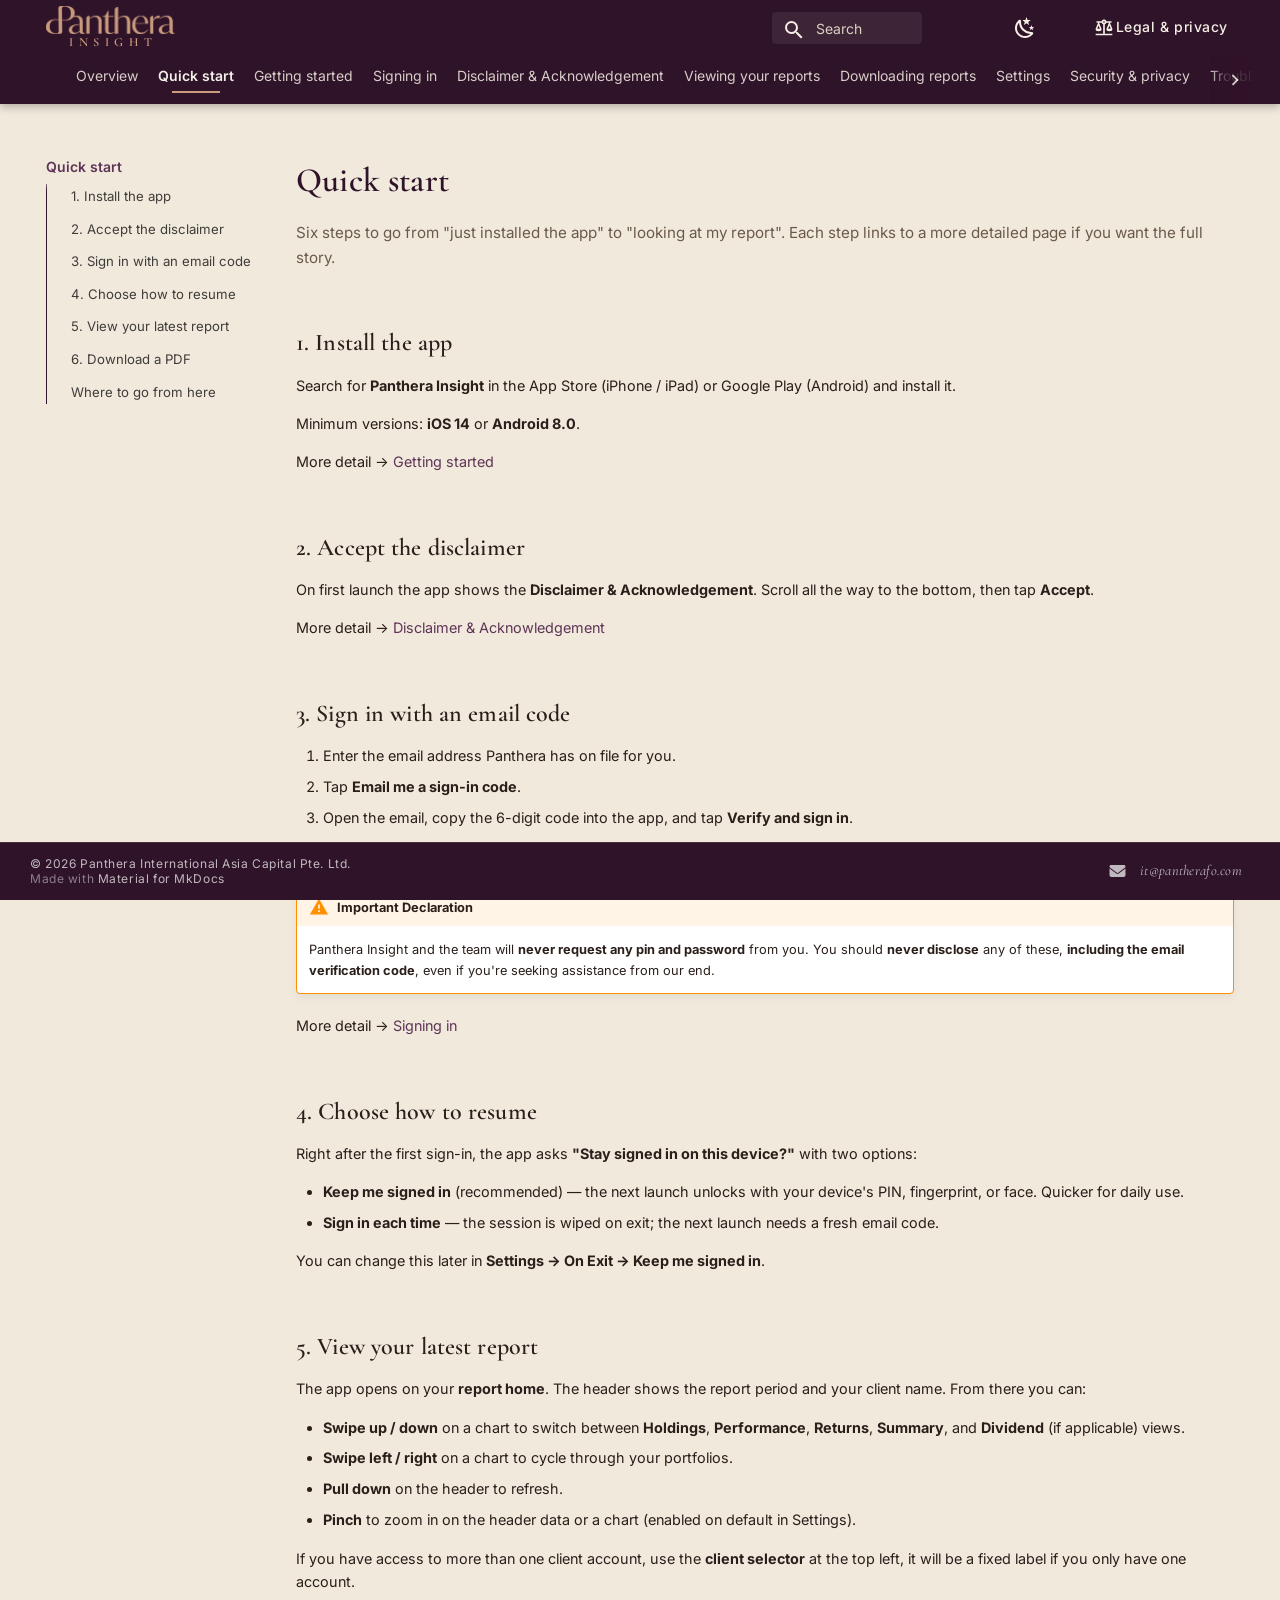
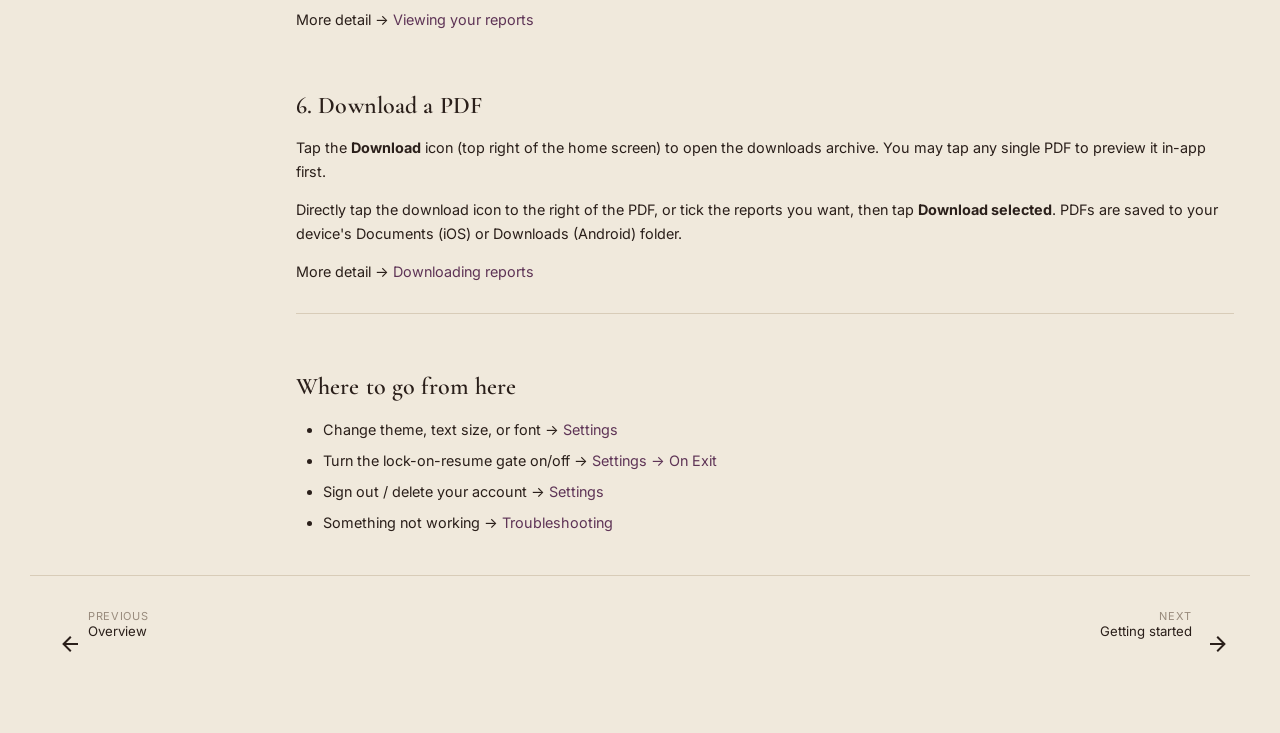
<file: site/user-guide/quick-start/index.html>
<!doctype html>
<html lang="en" class="no-js">
  <head>
    
      <meta charset="utf-8">
      <meta name="viewport" content="width=device-width,initial-scale=1">
      
        <meta name="description" content="User guide for the Panthera Insight mobile app.">
      
      
        <meta name="author" content="Panthera International Asia Capital Pte. Ltd.">
      
      
      
        <link rel="prev" href="../..">
      
      
        <link rel="next" href="../getting-started/">
      
      
      <link rel="icon" href="../../assets/favicon.png">
      <meta name="generator" content="mkdocs-1.6.1, mkdocs-material-9.5.39">
    
    
      
        <title>Quick start - Panthera Insight</title>
      
    
    
      <link rel="stylesheet" href="../../assets/stylesheets/main.8c3ca2c6.min.css">
      
        
        <link rel="stylesheet" href="../../assets/stylesheets/palette.06af60db.min.css">
      
      


    
    
      
    
    
      
        
        
        <link rel="preconnect" href="https://fonts.gstatic.com" crossorigin>
        <link rel="stylesheet" href="https://fonts.googleapis.com/css?family=Inter:300,300i,400,400i,700,700i%7CJetBrains+Mono:400,400i,700,700i&display=fallback">
        <style>:root{--md-text-font:"Inter";--md-code-font:"JetBrains Mono"}</style>
      
    
    
      <link rel="stylesheet" href="../../stylesheets/extra.css">
    
    <script>__md_scope=new URL("../..",location),__md_hash=e=>[...e].reduce(((e,_)=>(e<<5)-e+_.charCodeAt(0)),0),__md_get=(e,_=localStorage,t=__md_scope)=>JSON.parse(_.getItem(t.pathname+"."+e)),__md_set=(e,_,t=localStorage,a=__md_scope)=>{try{t.setItem(a.pathname+"."+e,JSON.stringify(_))}catch(e){}}</script>
    
      

    
    
    
  </head>
  
  
    
    
      
    
    
    
    
    <body dir="ltr" data-md-color-scheme="panthera-light" data-md-color-primary="indigo" data-md-color-accent="indigo">
  
    
    <input class="md-toggle" data-md-toggle="drawer" type="checkbox" id="__drawer" autocomplete="off">
    <input class="md-toggle" data-md-toggle="search" type="checkbox" id="__search" autocomplete="off">
    <label class="md-overlay" for="__drawer"></label>
    <div data-md-component="skip">
      
        
        <a href="#quick-start" class="md-skip">
          Skip to content
        </a>
      
    </div>
    <div data-md-component="announce">
      
    </div>
    
    
      

  

<header class="md-header md-header--shadow md-header--lifted" data-md-component="header">
  <nav class="md-header__inner md-grid" aria-label="Header">
    <a href="../.." title="Panthera Insight" class="md-header__button md-logo" aria-label="Panthera Insight" data-md-component="logo">
      
  <img src="../../assets/panthera-wordmark-gold.png" alt="logo">

    </a>
    <label class="md-header__button md-icon" for="__drawer">
      
      <svg xmlns="http://www.w3.org/2000/svg" viewBox="0 0 24 24"><path d="M3 6h18v2H3zm0 5h18v2H3zm0 5h18v2H3z"/></svg>
    </label>
    <div class="md-header__title" data-md-component="header-title">
      <div class="md-header__ellipsis">
        <div class="md-header__topic">
          <span class="md-ellipsis">
            Panthera Insight
          </span>
        </div>
        <div class="md-header__topic" data-md-component="header-topic">
          <span class="md-ellipsis">
            
              Quick start
            
          </span>
        </div>
      </div>
    </div>
    
      
        <form class="md-header__option" data-md-component="palette">
  
    
    
    
    <input class="md-option" data-md-color-media="(prefers-color-scheme: light)" data-md-color-scheme="panthera-light" data-md-color-primary="indigo" data-md-color-accent="indigo"  aria-label="Switch to dark mode"  type="radio" name="__palette" id="__palette_0">
    
      <label class="md-header__button md-icon" title="Switch to dark mode" for="__palette_1" hidden>
        <svg xmlns="http://www.w3.org/2000/svg" viewBox="0 0 24 24"><path d="m17.75 4.09-2.53 1.94.91 3.06-2.63-1.81-2.63 1.81.91-3.06-2.53-1.94L12.44 4l1.06-3 1.06 3zm3.5 6.91-1.64 1.25.59 1.98-1.7-1.17-1.7 1.17.59-1.98L15.75 11l2.06-.05L18.5 9l.69 1.95zm-2.28 4.95c.83-.08 1.72 1.1 1.19 1.85-.32.45-.66.87-1.08 1.27C15.17 23 8.84 23 4.94 19.07c-3.91-3.9-3.91-10.24 0-14.14.4-.4.82-.76 1.27-1.08.75-.53 1.93.36 1.85 1.19-.27 2.86.69 5.83 2.89 8.02a9.96 9.96 0 0 0 8.02 2.89m-1.64 2.02a12.08 12.08 0 0 1-7.8-3.47c-2.17-2.19-3.33-5-3.49-7.82-2.81 3.14-2.7 7.96.31 10.98 3.02 3.01 7.84 3.12 10.98.31"/></svg>
      </label>
    
  
    
    
    
    <input class="md-option" data-md-color-media="(prefers-color-scheme: dark)" data-md-color-scheme="slate" data-md-color-primary="black" data-md-color-accent="deep-purple"  aria-label="Switch to light mode"  type="radio" name="__palette" id="__palette_1">
    
      <label class="md-header__button md-icon" title="Switch to light mode" for="__palette_0" hidden>
        <svg xmlns="http://www.w3.org/2000/svg" viewBox="0 0 24 24"><path d="M12 7a5 5 0 0 1 5 5 5 5 0 0 1-5 5 5 5 0 0 1-5-5 5 5 0 0 1 5-5m0 2a3 3 0 0 0-3 3 3 3 0 0 0 3 3 3 3 0 0 0 3-3 3 3 0 0 0-3-3m0-7 2.39 3.42C13.65 5.15 12.84 5 12 5s-1.65.15-2.39.42zM3.34 7l4.16-.35A7.2 7.2 0 0 0 5.94 8.5c-.44.74-.69 1.5-.83 2.29zm.02 10 1.76-3.77a7.131 7.131 0 0 0 2.38 4.14zM20.65 7l-1.77 3.79a7.02 7.02 0 0 0-2.38-4.15zm-.01 10-4.14.36c.59-.51 1.12-1.14 1.54-1.86.42-.73.69-1.5.83-2.29zM12 22l-2.41-3.44c.74.27 1.55.44 2.41.44.82 0 1.63-.17 2.37-.44z"/></svg>
      </label>
    
  
</form>
      
    
    
      <script>var palette=__md_get("__palette");if(palette&&palette.color){if("(prefers-color-scheme)"===palette.color.media){var media=matchMedia("(prefers-color-scheme: light)"),input=document.querySelector(media.matches?"[data-md-color-media='(prefers-color-scheme: light)']":"[data-md-color-media='(prefers-color-scheme: dark)']");palette.color.media=input.getAttribute("data-md-color-media"),palette.color.scheme=input.getAttribute("data-md-color-scheme"),palette.color.primary=input.getAttribute("data-md-color-primary"),palette.color.accent=input.getAttribute("data-md-color-accent")}for(var[key,value]of Object.entries(palette.color))document.body.setAttribute("data-md-color-"+key,value)}</script>
    
    
    
      <label class="md-header__button md-icon" for="__search">
        
        <svg xmlns="http://www.w3.org/2000/svg" viewBox="0 0 24 24"><path d="M9.5 3A6.5 6.5 0 0 1 16 9.5c0 1.61-.59 3.09-1.56 4.23l.27.27h.79l5 5-1.5 1.5-5-5v-.79l-.27-.27A6.52 6.52 0 0 1 9.5 16 6.5 6.5 0 0 1 3 9.5 6.5 6.5 0 0 1 9.5 3m0 2C7 5 5 7 5 9.5S7 14 9.5 14 14 12 14 9.5 12 5 9.5 5"/></svg>
      </label>
      <div class="md-search" data-md-component="search" role="dialog">
  <label class="md-search__overlay" for="__search"></label>
  <div class="md-search__inner" role="search">
    <form class="md-search__form" name="search">
      <input type="text" class="md-search__input" name="query" aria-label="Search" placeholder="Search" autocapitalize="off" autocorrect="off" autocomplete="off" spellcheck="false" data-md-component="search-query" required>
      <label class="md-search__icon md-icon" for="__search">
        
        <svg xmlns="http://www.w3.org/2000/svg" viewBox="0 0 24 24"><path d="M9.5 3A6.5 6.5 0 0 1 16 9.5c0 1.61-.59 3.09-1.56 4.23l.27.27h.79l5 5-1.5 1.5-5-5v-.79l-.27-.27A6.52 6.52 0 0 1 9.5 16 6.5 6.5 0 0 1 3 9.5 6.5 6.5 0 0 1 9.5 3m0 2C7 5 5 7 5 9.5S7 14 9.5 14 14 12 14 9.5 12 5 9.5 5"/></svg>
        
        <svg xmlns="http://www.w3.org/2000/svg" viewBox="0 0 24 24"><path d="M20 11v2H8l5.5 5.5-1.42 1.42L4.16 12l7.92-7.92L13.5 5.5 8 11z"/></svg>
      </label>
      <nav class="md-search__options" aria-label="Search">
        
        <button type="reset" class="md-search__icon md-icon" title="Clear" aria-label="Clear" tabindex="-1">
          
          <svg xmlns="http://www.w3.org/2000/svg" viewBox="0 0 24 24"><path d="M19 6.41 17.59 5 12 10.59 6.41 5 5 6.41 10.59 12 5 17.59 6.41 19 12 13.41 17.59 19 19 17.59 13.41 12z"/></svg>
        </button>
      </nav>
      
        <div class="md-search__suggest" data-md-component="search-suggest"></div>
      
    </form>
    <div class="md-search__output">
      <div class="md-search__scrollwrap" tabindex="0" data-md-scrollfix>
        <div class="md-search-result" data-md-component="search-result">
          <div class="md-search-result__meta">
            Initializing search
          </div>
          <ol class="md-search-result__list" role="presentation"></ol>
        </div>
      </div>
    </div>
  </div>
</div>
    
    
      <div class="md-header__source">
        <a href="https://panthera-sg.github.io/panthera-insight-legal/" title="Go to repository" class="md-source" data-md-component="source">
  <div class="md-source__icon md-icon">
    
    <svg xmlns="http://www.w3.org/2000/svg" viewBox="0 0 24 24"><path d="M12 3c-1.27 0-2.4.8-2.82 2H3v2h1.95L2 14c-.47 2 1 3 3.5 3s4.06-1 3.5-3L6.05 7h3.12c.33.85.98 1.5 1.83 1.83V20H2v2h20v-2h-9V8.82c.85-.32 1.5-.97 1.82-1.82h3.13L15 14c-.47 2 1 3 3.5 3s4.06-1 3.5-3l-2.95-7H21V5h-6.17C14.4 3.8 13.27 3 12 3m0 2a1 1 0 0 1 1 1 1 1 0 0 1-1 1 1 1 0 0 1-1-1 1 1 0 0 1 1-1m-6.5 5.25L7 14H4zm13 0L20 14h-3z"/></svg>
  </div>
  <div class="md-source__repository">
    Legal & privacy
  </div>
</a>
      </div>
    
  </nav>
  
    
      
<nav class="md-tabs" aria-label="Tabs" data-md-component="tabs">
  <div class="md-grid">
    <ul class="md-tabs__list">
      
        
  
  
  
    <li class="md-tabs__item">
      <a href="../.." class="md-tabs__link">
        
  
    
  
  Overview

      </a>
    </li>
  

      
        
  
  
    
  
  
    <li class="md-tabs__item md-tabs__item--active">
      <a href="./" class="md-tabs__link">
        
  
    
  
  Quick start

      </a>
    </li>
  

      
        
  
  
  
    <li class="md-tabs__item">
      <a href="../getting-started/" class="md-tabs__link">
        
  
    
  
  Getting started

      </a>
    </li>
  

      
        
  
  
  
    <li class="md-tabs__item">
      <a href="../signing-in/" class="md-tabs__link">
        
  
    
  
  Signing in

      </a>
    </li>
  

      
        
  
  
  
    <li class="md-tabs__item">
      <a href="../disclaimer/" class="md-tabs__link">
        
  
    
  
  Disclaimer & Acknowledgement

      </a>
    </li>
  

      
        
  
  
  
    <li class="md-tabs__item">
      <a href="../viewing-reports/" class="md-tabs__link">
        
  
    
  
  Viewing your reports

      </a>
    </li>
  

      
        
  
  
  
    <li class="md-tabs__item">
      <a href="../downloads/" class="md-tabs__link">
        
  
    
  
  Downloading reports

      </a>
    </li>
  

      
        
  
  
  
    <li class="md-tabs__item">
      <a href="../settings/" class="md-tabs__link">
        
  
    
  
  Settings

      </a>
    </li>
  

      
        
  
  
  
    <li class="md-tabs__item">
      <a href="../security-and-privacy/" class="md-tabs__link">
        
  
    
  
  Security & privacy

      </a>
    </li>
  

      
        
  
  
  
    <li class="md-tabs__item">
      <a href="../troubleshooting/" class="md-tabs__link">
        
  
    
  
  Troubleshooting

      </a>
    </li>
  

      
    </ul>
  </div>
</nav>
    
  
</header>
    
    <div class="md-container" data-md-component="container">
      
      
        
      
      <main class="md-main" data-md-component="main">
        <div class="md-main__inner md-grid">
          
            
              
              <div class="md-sidebar md-sidebar--primary" data-md-component="sidebar" data-md-type="navigation" >
                <div class="md-sidebar__scrollwrap">
                  <div class="md-sidebar__inner">
                    


  


  

<nav class="md-nav md-nav--primary md-nav--lifted md-nav--integrated" aria-label="Navigation" data-md-level="0">
  <label class="md-nav__title" for="__drawer">
    <a href="../.." title="Panthera Insight" class="md-nav__button md-logo" aria-label="Panthera Insight" data-md-component="logo">
      
  <img src="../../assets/panthera-wordmark-gold.png" alt="logo">

    </a>
    Panthera Insight
  </label>
  
    <div class="md-nav__source">
      <a href="https://panthera-sg.github.io/panthera-insight-legal/" title="Go to repository" class="md-source" data-md-component="source">
  <div class="md-source__icon md-icon">
    
    <svg xmlns="http://www.w3.org/2000/svg" viewBox="0 0 24 24"><path d="M12 3c-1.27 0-2.4.8-2.82 2H3v2h1.95L2 14c-.47 2 1 3 3.5 3s4.06-1 3.5-3L6.05 7h3.12c.33.85.98 1.5 1.83 1.83V20H2v2h20v-2h-9V8.82c.85-.32 1.5-.97 1.82-1.82h3.13L15 14c-.47 2 1 3 3.5 3s4.06-1 3.5-3l-2.95-7H21V5h-6.17C14.4 3.8 13.27 3 12 3m0 2a1 1 0 0 1 1 1 1 1 0 0 1-1 1 1 1 0 0 1-1-1 1 1 0 0 1 1-1m-6.5 5.25L7 14H4zm13 0L20 14h-3z"/></svg>
  </div>
  <div class="md-source__repository">
    Legal & privacy
  </div>
</a>
    </div>
  
  <ul class="md-nav__list" data-md-scrollfix>
    
      
      
  
  
  
  
    <li class="md-nav__item">
      <a href="../.." class="md-nav__link">
        
  
  <span class="md-ellipsis">
    Overview
  </span>
  

      </a>
    </li>
  

    
      
      
  
  
    
  
  
  
    <li class="md-nav__item md-nav__item--active">
      
      <input class="md-nav__toggle md-toggle" type="checkbox" id="__toc">
      
      
        
      
      
        <label class="md-nav__link md-nav__link--active" for="__toc">
          
  
  <span class="md-ellipsis">
    Quick start
  </span>
  

          <span class="md-nav__icon md-icon"></span>
        </label>
      
      <a href="./" class="md-nav__link md-nav__link--active">
        
  
  <span class="md-ellipsis">
    Quick start
  </span>
  

      </a>
      
        

<nav class="md-nav md-nav--secondary" aria-label="Table of contents">
  
  
  
    
  
  
    <label class="md-nav__title" for="__toc">
      <span class="md-nav__icon md-icon"></span>
      Table of contents
    </label>
    <ul class="md-nav__list" data-md-component="toc" data-md-scrollfix>
      
        <li class="md-nav__item">
  <a href="#1-install-the-app" class="md-nav__link">
    <span class="md-ellipsis">
      1. Install the app
    </span>
  </a>
  
</li>
      
        <li class="md-nav__item">
  <a href="#2-accept-the-disclaimer" class="md-nav__link">
    <span class="md-ellipsis">
      2. Accept the disclaimer
    </span>
  </a>
  
</li>
      
        <li class="md-nav__item">
  <a href="#3-sign-in-with-an-email-code" class="md-nav__link">
    <span class="md-ellipsis">
      3. Sign in with an email code
    </span>
  </a>
  
</li>
      
        <li class="md-nav__item">
  <a href="#4-choose-how-to-resume" class="md-nav__link">
    <span class="md-ellipsis">
      4. Choose how to resume
    </span>
  </a>
  
</li>
      
        <li class="md-nav__item">
  <a href="#5-view-your-latest-report" class="md-nav__link">
    <span class="md-ellipsis">
      5. View your latest report
    </span>
  </a>
  
</li>
      
        <li class="md-nav__item">
  <a href="#6-download-a-pdf" class="md-nav__link">
    <span class="md-ellipsis">
      6. Download a PDF
    </span>
  </a>
  
</li>
      
        <li class="md-nav__item">
  <a href="#where-to-go-from-here" class="md-nav__link">
    <span class="md-ellipsis">
      Where to go from here
    </span>
  </a>
  
</li>
      
    </ul>
  
</nav>
      
    </li>
  

    
      
      
  
  
  
  
    <li class="md-nav__item">
      <a href="../getting-started/" class="md-nav__link">
        
  
  <span class="md-ellipsis">
    Getting started
  </span>
  

      </a>
    </li>
  

    
      
      
  
  
  
  
    <li class="md-nav__item">
      <a href="../signing-in/" class="md-nav__link">
        
  
  <span class="md-ellipsis">
    Signing in
  </span>
  

      </a>
    </li>
  

    
      
      
  
  
  
  
    <li class="md-nav__item">
      <a href="../disclaimer/" class="md-nav__link">
        
  
  <span class="md-ellipsis">
    Disclaimer & Acknowledgement
  </span>
  

      </a>
    </li>
  

    
      
      
  
  
  
  
    <li class="md-nav__item">
      <a href="../viewing-reports/" class="md-nav__link">
        
  
  <span class="md-ellipsis">
    Viewing your reports
  </span>
  

      </a>
    </li>
  

    
      
      
  
  
  
  
    <li class="md-nav__item">
      <a href="../downloads/" class="md-nav__link">
        
  
  <span class="md-ellipsis">
    Downloading reports
  </span>
  

      </a>
    </li>
  

    
      
      
  
  
  
  
    <li class="md-nav__item">
      <a href="../settings/" class="md-nav__link">
        
  
  <span class="md-ellipsis">
    Settings
  </span>
  

      </a>
    </li>
  

    
      
      
  
  
  
  
    <li class="md-nav__item">
      <a href="../security-and-privacy/" class="md-nav__link">
        
  
  <span class="md-ellipsis">
    Security & privacy
  </span>
  

      </a>
    </li>
  

    
      
      
  
  
  
  
    <li class="md-nav__item">
      <a href="../troubleshooting/" class="md-nav__link">
        
  
  <span class="md-ellipsis">
    Troubleshooting
  </span>
  

      </a>
    </li>
  

    
  </ul>
</nav>
                  </div>
                </div>
              </div>
            
            
          
          
            <div class="md-content" data-md-component="content">
              <article class="md-content__inner md-typeset">
                
                  


<h1 id="quick-start">Quick start<a class="headerlink" href="#quick-start" title="Permanent link">&para;</a></h1>
<p>Six steps to go from "just installed the app" to "looking at my report". Each step links to a more detailed page if you want the full story.</p>
<h2 id="1-install-the-app">1. Install the app<a class="headerlink" href="#1-install-the-app" title="Permanent link">&para;</a></h2>
<p>Search for <strong>Panthera Insight</strong> in the App Store (iPhone / iPad) or Google Play (Android) and install it. </p>
<p>Minimum versions: <strong>iOS 14</strong> or <strong>Android 8.0</strong>.</p>
<p>More detail → <a href="../getting-started/">Getting started</a></p>
<h2 id="2-accept-the-disclaimer">2. Accept the disclaimer<a class="headerlink" href="#2-accept-the-disclaimer" title="Permanent link">&para;</a></h2>
<p>On first launch the app shows the <strong>Disclaimer &amp; Acknowledgement</strong>. Scroll all the way to the bottom, then tap <strong>Accept</strong>.</p>
<p>More detail → <a href="../disclaimer/">Disclaimer &amp; Acknowledgement</a></p>
<h2 id="3-sign-in-with-an-email-code">3. Sign in with an email code<a class="headerlink" href="#3-sign-in-with-an-email-code" title="Permanent link">&para;</a></h2>
<ol>
<li>Enter the email address Panthera has on file for you.</li>
<li>Tap <strong>Email me a sign-in code</strong>.</li>
<li>Open the email, copy the 6-digit code into the app, and tap <strong>Verify and sign in</strong>.</li>
</ol>
<p>There is no password to remember — every sign-in uses a fresh code emailed to you.</p>
<div class="admonition warning">
<p class="admonition-title">Important Declaration</p>
<p>Panthera Insight and the team will <strong>never request any pin and password</strong> from you. You should <strong>never disclose</strong> any of these, <strong>including the email verification code</strong>, even if you're seeking assistance from our end.</p>
</div>
<p>More detail → <a href="../signing-in/">Signing in</a></p>
<h2 id="4-choose-how-to-resume">4. Choose how to resume<a class="headerlink" href="#4-choose-how-to-resume" title="Permanent link">&para;</a></h2>
<p>Right after the first sign-in, the app asks <strong>"Stay signed in on this device?"</strong> with two options:</p>
<ul>
<li><strong>Keep me signed in</strong> (recommended) — the next launch unlocks with your device's PIN, fingerprint, or face. Quicker for daily use.</li>
<li><strong>Sign in each time</strong> — the session is wiped on exit; the next launch needs a fresh email code.</li>
</ul>
<p>You can change this later in <strong>Settings → On Exit → Keep me signed in</strong>.</p>
<h2 id="5-view-your-latest-report">5. View your latest report<a class="headerlink" href="#5-view-your-latest-report" title="Permanent link">&para;</a></h2>
<p>The app opens on your <strong>report home</strong>. The header shows the report period and your client name. From there you can:</p>
<ul>
<li><strong>Swipe up / down</strong> on a chart to switch between <strong>Holdings</strong>, <strong>Performance</strong>, <strong>Returns</strong>, <strong>Summary</strong>, and <strong>Dividend</strong> (if applicable) views.</li>
<li><strong>Swipe left / right</strong> on a chart to cycle through your portfolios.</li>
<li><strong>Pull down</strong> on the header to refresh.</li>
<li><strong>Pinch</strong> to zoom in on the header data or a chart (enabled on default in Settings).</li>
</ul>
<p>If you have access to more than one client account, use the <strong>client selector</strong> at the top left, it will be a fixed label if you only have one account.</p>
<p>More detail → <a href="../viewing-reports/">Viewing your reports</a></p>
<h2 id="6-download-a-pdf">6. Download a PDF<a class="headerlink" href="#6-download-a-pdf" title="Permanent link">&para;</a></h2>
<p>Tap the <strong>Download</strong> icon (top right of the home screen) to open the downloads archive. You may tap any single PDF to preview it in-app first.</p>
<p>Directly tap the download icon to the right of the PDF, or tick the reports you want, then tap <strong>Download selected</strong>. PDFs are saved to your device's Documents (iOS) or Downloads (Android) folder. </p>
<p>More detail → <a href="../downloads/">Downloading reports</a></p>
<hr />
<h2 id="where-to-go-from-here">Where to go from here<a class="headerlink" href="#where-to-go-from-here" title="Permanent link">&para;</a></h2>
<ul>
<li>Change theme, text size, or font → <a href="../settings/">Settings</a></li>
<li>Turn the lock-on-resume gate on/off → <a href="../settings/#on-exit-keep-me-signed-in">Settings → On Exit</a></li>
<li>Sign out / delete your account → <a href="../settings/#sign-out">Settings</a></li>
<li>Something not working → <a href="../troubleshooting/">Troubleshooting</a></li>
</ul>












                
              </article>
            </div>
          
          
  <script>var tabs=__md_get("__tabs");if(Array.isArray(tabs))e:for(var set of document.querySelectorAll(".tabbed-set")){var labels=set.querySelector(".tabbed-labels");for(var tab of tabs)for(var label of labels.getElementsByTagName("label"))if(label.innerText.trim()===tab){var input=document.getElementById(label.htmlFor);input.checked=!0;continue e}}</script>

<script>var target=document.getElementById(location.hash.slice(1));target&&target.name&&(target.checked=target.name.startsWith("__tabbed_"))</script>
        </div>
        
          <button type="button" class="md-top md-icon" data-md-component="top" hidden>
  
  <svg xmlns="http://www.w3.org/2000/svg" viewBox="0 0 24 24"><path d="M13 20h-2V8l-5.5 5.5-1.42-1.42L12 4.16l7.92 7.92-1.42 1.42L13 8z"/></svg>
  Back to top
</button>
        
      </main>
      
        <footer class="md-footer">
  
    
      
      <nav class="md-footer__inner md-grid" aria-label="Footer" >
        
          
          <a href="../.." class="md-footer__link md-footer__link--prev" aria-label="Previous: Overview">
            <div class="md-footer__button md-icon">
              
              <svg xmlns="http://www.w3.org/2000/svg" viewBox="0 0 24 24"><path d="M20 11v2H8l5.5 5.5-1.42 1.42L4.16 12l7.92-7.92L13.5 5.5 8 11z"/></svg>
            </div>
            <div class="md-footer__title">
              <span class="md-footer__direction">
                Previous
              </span>
              <div class="md-ellipsis">
                Overview
              </div>
            </div>
          </a>
        
        
          
          <a href="../getting-started/" class="md-footer__link md-footer__link--next" aria-label="Next: Getting started">
            <div class="md-footer__title">
              <span class="md-footer__direction">
                Next
              </span>
              <div class="md-ellipsis">
                Getting started
              </div>
            </div>
            <div class="md-footer__button md-icon">
              
              <svg xmlns="http://www.w3.org/2000/svg" viewBox="0 0 24 24"><path d="M4 11v2h12l-5.5 5.5 1.42 1.42L19.84 12l-7.92-7.92L10.5 5.5 16 11z"/></svg>
            </div>
          </a>
        
      </nav>
    
  
  <div class="md-footer-meta md-typeset">
    <div class="md-footer-meta__inner md-grid">
      <div class="md-copyright">
  
    <div class="md-copyright__highlight">
      &copy; 2026 Panthera International Asia Capital Pte. Ltd.

    </div>
  
  
    Made with
    <a href="https://squidfunk.github.io/mkdocs-material/" target="_blank" rel="noopener">
      Material for MkDocs
    </a>
  
</div>
      
        <div class="md-social">
  
    
    
    
    
    <a href="mailto:it@pantherafo.com" target="_blank" rel="noopener" title="it@pantherafo.com" class="md-social__link">
      <svg xmlns="http://www.w3.org/2000/svg" viewBox="0 0 512 512"><!--! Font Awesome Free 6.6.0 by @fontawesome - https://fontawesome.com License - https://fontawesome.com/license/free (Icons: CC BY 4.0, Fonts: SIL OFL 1.1, Code: MIT License) Copyright 2024 Fonticons, Inc.--><path d="M48 64C21.5 64 0 85.5 0 112c0 15.1 7.1 29.3 19.2 38.4l217.6 163.2c11.4 8.5 27 8.5 38.4 0l217.6-163.2c12.1-9.1 19.2-23.3 19.2-38.4 0-26.5-21.5-48-48-48zM0 176v208c0 35.3 28.7 64 64 64h384c35.3 0 64-28.7 64-64V176L294.4 339.2a63.9 63.9 0 0 1-76.8 0z"/></svg>
    </a>
  
</div>
      
    </div>
  </div>
</footer>
      
    </div>
    <div class="md-dialog" data-md-component="dialog">
      <div class="md-dialog__inner md-typeset"></div>
    </div>
    
    
    <script id="__config" type="application/json">{"base": "../..", "features": ["navigation.tabs", "navigation.tabs.sticky", "navigation.sections", "navigation.top", "navigation.indexes", "navigation.footer", "search.suggest", "search.highlight", "content.code.copy", "content.tabs.link", "toc.integrate", "toc.follow"], "search": "../../assets/javascripts/workers/search.6ce7567c.min.js", "translations": {"clipboard.copied": "Copied to clipboard", "clipboard.copy": "Copy to clipboard", "search.result.more.one": "1 more on this page", "search.result.more.other": "# more on this page", "search.result.none": "No matching documents", "search.result.one": "1 matching document", "search.result.other": "# matching documents", "search.result.placeholder": "Type to start searching", "search.result.term.missing": "Missing", "select.version": "Select version"}}</script>
    
    
      <script src="../../assets/javascripts/bundle.525ec568.min.js"></script>
      
        <script src="../../javascripts/tab-scroll.js"></script>
      
    
  </body>
</html>
</file>
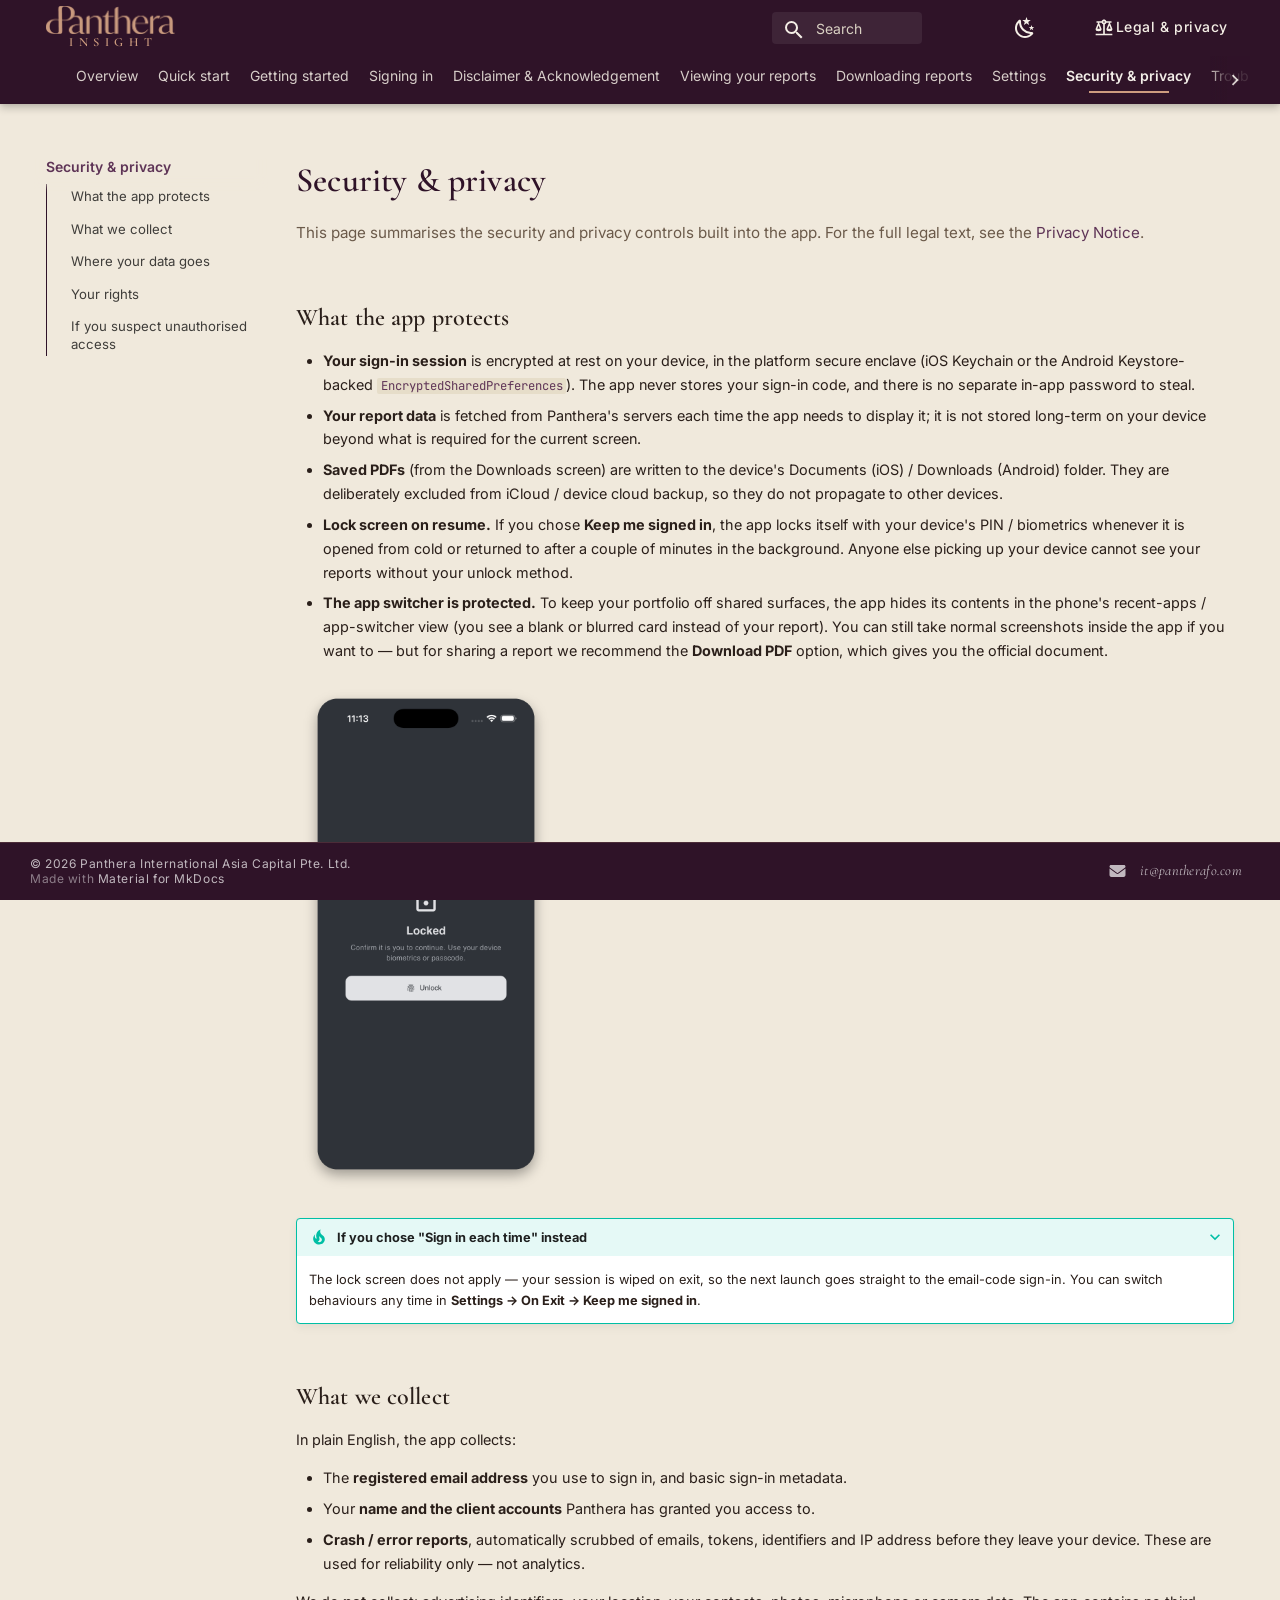
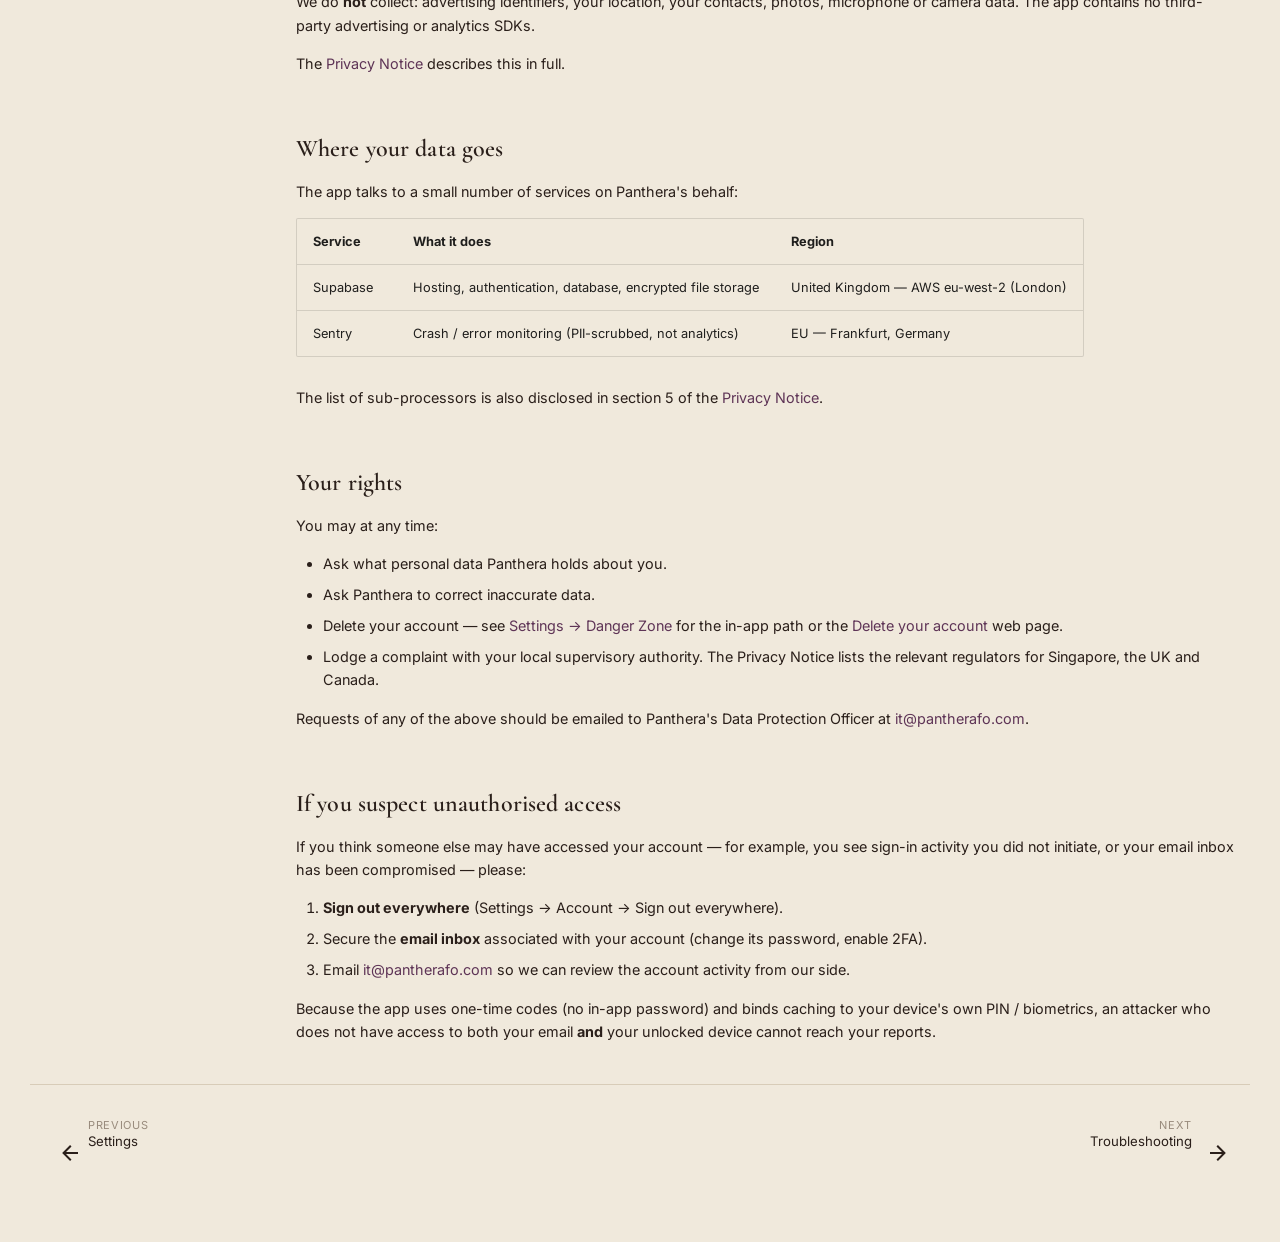
<file: site/user-guide/security-and-privacy/index.html>
<!doctype html>
<html lang="en" class="no-js">
  <head>
    
      <meta charset="utf-8">
      <meta name="viewport" content="width=device-width,initial-scale=1">
      
        <meta name="description" content="User guide for the Panthera Insight mobile app.">
      
      
        <meta name="author" content="Panthera International Asia Capital Pte. Ltd.">
      
      
      
        <link rel="prev" href="../settings/">
      
      
        <link rel="next" href="../troubleshooting/">
      
      
      <link rel="icon" href="../../assets/favicon.png">
      <meta name="generator" content="mkdocs-1.6.1, mkdocs-material-9.5.39">
    
    
      
        <title>Security & privacy - Panthera Insight</title>
      
    
    
      <link rel="stylesheet" href="../../assets/stylesheets/main.8c3ca2c6.min.css">
      
        
        <link rel="stylesheet" href="../../assets/stylesheets/palette.06af60db.min.css">
      
      


    
    
      
    
    
      
        
        
        <link rel="preconnect" href="https://fonts.gstatic.com" crossorigin>
        <link rel="stylesheet" href="https://fonts.googleapis.com/css?family=Inter:300,300i,400,400i,700,700i%7CJetBrains+Mono:400,400i,700,700i&display=fallback">
        <style>:root{--md-text-font:"Inter";--md-code-font:"JetBrains Mono"}</style>
      
    
    
      <link rel="stylesheet" href="../../stylesheets/extra.css">
    
    <script>__md_scope=new URL("../..",location),__md_hash=e=>[...e].reduce(((e,_)=>(e<<5)-e+_.charCodeAt(0)),0),__md_get=(e,_=localStorage,t=__md_scope)=>JSON.parse(_.getItem(t.pathname+"."+e)),__md_set=(e,_,t=localStorage,a=__md_scope)=>{try{t.setItem(a.pathname+"."+e,JSON.stringify(_))}catch(e){}}</script>
    
      

    
    
    
  </head>
  
  
    
    
      
    
    
    
    
    <body dir="ltr" data-md-color-scheme="panthera-light" data-md-color-primary="indigo" data-md-color-accent="indigo">
  
    
    <input class="md-toggle" data-md-toggle="drawer" type="checkbox" id="__drawer" autocomplete="off">
    <input class="md-toggle" data-md-toggle="search" type="checkbox" id="__search" autocomplete="off">
    <label class="md-overlay" for="__drawer"></label>
    <div data-md-component="skip">
      
        
        <a href="#security-privacy" class="md-skip">
          Skip to content
        </a>
      
    </div>
    <div data-md-component="announce">
      
    </div>
    
    
      

  

<header class="md-header md-header--shadow md-header--lifted" data-md-component="header">
  <nav class="md-header__inner md-grid" aria-label="Header">
    <a href="../.." title="Panthera Insight" class="md-header__button md-logo" aria-label="Panthera Insight" data-md-component="logo">
      
  <img src="../../assets/panthera-wordmark-gold.png" alt="logo">

    </a>
    <label class="md-header__button md-icon" for="__drawer">
      
      <svg xmlns="http://www.w3.org/2000/svg" viewBox="0 0 24 24"><path d="M3 6h18v2H3zm0 5h18v2H3zm0 5h18v2H3z"/></svg>
    </label>
    <div class="md-header__title" data-md-component="header-title">
      <div class="md-header__ellipsis">
        <div class="md-header__topic">
          <span class="md-ellipsis">
            Panthera Insight
          </span>
        </div>
        <div class="md-header__topic" data-md-component="header-topic">
          <span class="md-ellipsis">
            
              Security & privacy
            
          </span>
        </div>
      </div>
    </div>
    
      
        <form class="md-header__option" data-md-component="palette">
  
    
    
    
    <input class="md-option" data-md-color-media="(prefers-color-scheme: light)" data-md-color-scheme="panthera-light" data-md-color-primary="indigo" data-md-color-accent="indigo"  aria-label="Switch to dark mode"  type="radio" name="__palette" id="__palette_0">
    
      <label class="md-header__button md-icon" title="Switch to dark mode" for="__palette_1" hidden>
        <svg xmlns="http://www.w3.org/2000/svg" viewBox="0 0 24 24"><path d="m17.75 4.09-2.53 1.94.91 3.06-2.63-1.81-2.63 1.81.91-3.06-2.53-1.94L12.44 4l1.06-3 1.06 3zm3.5 6.91-1.64 1.25.59 1.98-1.7-1.17-1.7 1.17.59-1.98L15.75 11l2.06-.05L18.5 9l.69 1.95zm-2.28 4.95c.83-.08 1.72 1.1 1.19 1.85-.32.45-.66.87-1.08 1.27C15.17 23 8.84 23 4.94 19.07c-3.91-3.9-3.91-10.24 0-14.14.4-.4.82-.76 1.27-1.08.75-.53 1.93.36 1.85 1.19-.27 2.86.69 5.83 2.89 8.02a9.96 9.96 0 0 0 8.02 2.89m-1.64 2.02a12.08 12.08 0 0 1-7.8-3.47c-2.17-2.19-3.33-5-3.49-7.82-2.81 3.14-2.7 7.96.31 10.98 3.02 3.01 7.84 3.12 10.98.31"/></svg>
      </label>
    
  
    
    
    
    <input class="md-option" data-md-color-media="(prefers-color-scheme: dark)" data-md-color-scheme="slate" data-md-color-primary="black" data-md-color-accent="deep-purple"  aria-label="Switch to light mode"  type="radio" name="__palette" id="__palette_1">
    
      <label class="md-header__button md-icon" title="Switch to light mode" for="__palette_0" hidden>
        <svg xmlns="http://www.w3.org/2000/svg" viewBox="0 0 24 24"><path d="M12 7a5 5 0 0 1 5 5 5 5 0 0 1-5 5 5 5 0 0 1-5-5 5 5 0 0 1 5-5m0 2a3 3 0 0 0-3 3 3 3 0 0 0 3 3 3 3 0 0 0 3-3 3 3 0 0 0-3-3m0-7 2.39 3.42C13.65 5.15 12.84 5 12 5s-1.65.15-2.39.42zM3.34 7l4.16-.35A7.2 7.2 0 0 0 5.94 8.5c-.44.74-.69 1.5-.83 2.29zm.02 10 1.76-3.77a7.131 7.131 0 0 0 2.38 4.14zM20.65 7l-1.77 3.79a7.02 7.02 0 0 0-2.38-4.15zm-.01 10-4.14.36c.59-.51 1.12-1.14 1.54-1.86.42-.73.69-1.5.83-2.29zM12 22l-2.41-3.44c.74.27 1.55.44 2.41.44.82 0 1.63-.17 2.37-.44z"/></svg>
      </label>
    
  
</form>
      
    
    
      <script>var palette=__md_get("__palette");if(palette&&palette.color){if("(prefers-color-scheme)"===palette.color.media){var media=matchMedia("(prefers-color-scheme: light)"),input=document.querySelector(media.matches?"[data-md-color-media='(prefers-color-scheme: light)']":"[data-md-color-media='(prefers-color-scheme: dark)']");palette.color.media=input.getAttribute("data-md-color-media"),palette.color.scheme=input.getAttribute("data-md-color-scheme"),palette.color.primary=input.getAttribute("data-md-color-primary"),palette.color.accent=input.getAttribute("data-md-color-accent")}for(var[key,value]of Object.entries(palette.color))document.body.setAttribute("data-md-color-"+key,value)}</script>
    
    
    
      <label class="md-header__button md-icon" for="__search">
        
        <svg xmlns="http://www.w3.org/2000/svg" viewBox="0 0 24 24"><path d="M9.5 3A6.5 6.5 0 0 1 16 9.5c0 1.61-.59 3.09-1.56 4.23l.27.27h.79l5 5-1.5 1.5-5-5v-.79l-.27-.27A6.52 6.52 0 0 1 9.5 16 6.5 6.5 0 0 1 3 9.5 6.5 6.5 0 0 1 9.5 3m0 2C7 5 5 7 5 9.5S7 14 9.5 14 14 12 14 9.5 12 5 9.5 5"/></svg>
      </label>
      <div class="md-search" data-md-component="search" role="dialog">
  <label class="md-search__overlay" for="__search"></label>
  <div class="md-search__inner" role="search">
    <form class="md-search__form" name="search">
      <input type="text" class="md-search__input" name="query" aria-label="Search" placeholder="Search" autocapitalize="off" autocorrect="off" autocomplete="off" spellcheck="false" data-md-component="search-query" required>
      <label class="md-search__icon md-icon" for="__search">
        
        <svg xmlns="http://www.w3.org/2000/svg" viewBox="0 0 24 24"><path d="M9.5 3A6.5 6.5 0 0 1 16 9.5c0 1.61-.59 3.09-1.56 4.23l.27.27h.79l5 5-1.5 1.5-5-5v-.79l-.27-.27A6.52 6.52 0 0 1 9.5 16 6.5 6.5 0 0 1 3 9.5 6.5 6.5 0 0 1 9.5 3m0 2C7 5 5 7 5 9.5S7 14 9.5 14 14 12 14 9.5 12 5 9.5 5"/></svg>
        
        <svg xmlns="http://www.w3.org/2000/svg" viewBox="0 0 24 24"><path d="M20 11v2H8l5.5 5.5-1.42 1.42L4.16 12l7.92-7.92L13.5 5.5 8 11z"/></svg>
      </label>
      <nav class="md-search__options" aria-label="Search">
        
        <button type="reset" class="md-search__icon md-icon" title="Clear" aria-label="Clear" tabindex="-1">
          
          <svg xmlns="http://www.w3.org/2000/svg" viewBox="0 0 24 24"><path d="M19 6.41 17.59 5 12 10.59 6.41 5 5 6.41 10.59 12 5 17.59 6.41 19 12 13.41 17.59 19 19 17.59 13.41 12z"/></svg>
        </button>
      </nav>
      
        <div class="md-search__suggest" data-md-component="search-suggest"></div>
      
    </form>
    <div class="md-search__output">
      <div class="md-search__scrollwrap" tabindex="0" data-md-scrollfix>
        <div class="md-search-result" data-md-component="search-result">
          <div class="md-search-result__meta">
            Initializing search
          </div>
          <ol class="md-search-result__list" role="presentation"></ol>
        </div>
      </div>
    </div>
  </div>
</div>
    
    
      <div class="md-header__source">
        <a href="https://panthera-sg.github.io/panthera-insight-legal/" title="Go to repository" class="md-source" data-md-component="source">
  <div class="md-source__icon md-icon">
    
    <svg xmlns="http://www.w3.org/2000/svg" viewBox="0 0 24 24"><path d="M12 3c-1.27 0-2.4.8-2.82 2H3v2h1.95L2 14c-.47 2 1 3 3.5 3s4.06-1 3.5-3L6.05 7h3.12c.33.85.98 1.5 1.83 1.83V20H2v2h20v-2h-9V8.82c.85-.32 1.5-.97 1.82-1.82h3.13L15 14c-.47 2 1 3 3.5 3s4.06-1 3.5-3l-2.95-7H21V5h-6.17C14.4 3.8 13.27 3 12 3m0 2a1 1 0 0 1 1 1 1 1 0 0 1-1 1 1 1 0 0 1-1-1 1 1 0 0 1 1-1m-6.5 5.25L7 14H4zm13 0L20 14h-3z"/></svg>
  </div>
  <div class="md-source__repository">
    Legal & privacy
  </div>
</a>
      </div>
    
  </nav>
  
    
      
<nav class="md-tabs" aria-label="Tabs" data-md-component="tabs">
  <div class="md-grid">
    <ul class="md-tabs__list">
      
        
  
  
  
    <li class="md-tabs__item">
      <a href="../.." class="md-tabs__link">
        
  
    
  
  Overview

      </a>
    </li>
  

      
        
  
  
  
    <li class="md-tabs__item">
      <a href="../quick-start/" class="md-tabs__link">
        
  
    
  
  Quick start

      </a>
    </li>
  

      
        
  
  
  
    <li class="md-tabs__item">
      <a href="../getting-started/" class="md-tabs__link">
        
  
    
  
  Getting started

      </a>
    </li>
  

      
        
  
  
  
    <li class="md-tabs__item">
      <a href="../signing-in/" class="md-tabs__link">
        
  
    
  
  Signing in

      </a>
    </li>
  

      
        
  
  
  
    <li class="md-tabs__item">
      <a href="../disclaimer/" class="md-tabs__link">
        
  
    
  
  Disclaimer & Acknowledgement

      </a>
    </li>
  

      
        
  
  
  
    <li class="md-tabs__item">
      <a href="../viewing-reports/" class="md-tabs__link">
        
  
    
  
  Viewing your reports

      </a>
    </li>
  

      
        
  
  
  
    <li class="md-tabs__item">
      <a href="../downloads/" class="md-tabs__link">
        
  
    
  
  Downloading reports

      </a>
    </li>
  

      
        
  
  
  
    <li class="md-tabs__item">
      <a href="../settings/" class="md-tabs__link">
        
  
    
  
  Settings

      </a>
    </li>
  

      
        
  
  
    
  
  
    <li class="md-tabs__item md-tabs__item--active">
      <a href="./" class="md-tabs__link">
        
  
    
  
  Security & privacy

      </a>
    </li>
  

      
        
  
  
  
    <li class="md-tabs__item">
      <a href="../troubleshooting/" class="md-tabs__link">
        
  
    
  
  Troubleshooting

      </a>
    </li>
  

      
    </ul>
  </div>
</nav>
    
  
</header>
    
    <div class="md-container" data-md-component="container">
      
      
        
      
      <main class="md-main" data-md-component="main">
        <div class="md-main__inner md-grid">
          
            
              
              <div class="md-sidebar md-sidebar--primary" data-md-component="sidebar" data-md-type="navigation" >
                <div class="md-sidebar__scrollwrap">
                  <div class="md-sidebar__inner">
                    


  


  

<nav class="md-nav md-nav--primary md-nav--lifted md-nav--integrated" aria-label="Navigation" data-md-level="0">
  <label class="md-nav__title" for="__drawer">
    <a href="../.." title="Panthera Insight" class="md-nav__button md-logo" aria-label="Panthera Insight" data-md-component="logo">
      
  <img src="../../assets/panthera-wordmark-gold.png" alt="logo">

    </a>
    Panthera Insight
  </label>
  
    <div class="md-nav__source">
      <a href="https://panthera-sg.github.io/panthera-insight-legal/" title="Go to repository" class="md-source" data-md-component="source">
  <div class="md-source__icon md-icon">
    
    <svg xmlns="http://www.w3.org/2000/svg" viewBox="0 0 24 24"><path d="M12 3c-1.27 0-2.4.8-2.82 2H3v2h1.95L2 14c-.47 2 1 3 3.5 3s4.06-1 3.5-3L6.05 7h3.12c.33.85.98 1.5 1.83 1.83V20H2v2h20v-2h-9V8.82c.85-.32 1.5-.97 1.82-1.82h3.13L15 14c-.47 2 1 3 3.5 3s4.06-1 3.5-3l-2.95-7H21V5h-6.17C14.4 3.8 13.27 3 12 3m0 2a1 1 0 0 1 1 1 1 1 0 0 1-1 1 1 1 0 0 1-1-1 1 1 0 0 1 1-1m-6.5 5.25L7 14H4zm13 0L20 14h-3z"/></svg>
  </div>
  <div class="md-source__repository">
    Legal & privacy
  </div>
</a>
    </div>
  
  <ul class="md-nav__list" data-md-scrollfix>
    
      
      
  
  
  
  
    <li class="md-nav__item">
      <a href="../.." class="md-nav__link">
        
  
  <span class="md-ellipsis">
    Overview
  </span>
  

      </a>
    </li>
  

    
      
      
  
  
  
  
    <li class="md-nav__item">
      <a href="../quick-start/" class="md-nav__link">
        
  
  <span class="md-ellipsis">
    Quick start
  </span>
  

      </a>
    </li>
  

    
      
      
  
  
  
  
    <li class="md-nav__item">
      <a href="../getting-started/" class="md-nav__link">
        
  
  <span class="md-ellipsis">
    Getting started
  </span>
  

      </a>
    </li>
  

    
      
      
  
  
  
  
    <li class="md-nav__item">
      <a href="../signing-in/" class="md-nav__link">
        
  
  <span class="md-ellipsis">
    Signing in
  </span>
  

      </a>
    </li>
  

    
      
      
  
  
  
  
    <li class="md-nav__item">
      <a href="../disclaimer/" class="md-nav__link">
        
  
  <span class="md-ellipsis">
    Disclaimer & Acknowledgement
  </span>
  

      </a>
    </li>
  

    
      
      
  
  
  
  
    <li class="md-nav__item">
      <a href="../viewing-reports/" class="md-nav__link">
        
  
  <span class="md-ellipsis">
    Viewing your reports
  </span>
  

      </a>
    </li>
  

    
      
      
  
  
  
  
    <li class="md-nav__item">
      <a href="../downloads/" class="md-nav__link">
        
  
  <span class="md-ellipsis">
    Downloading reports
  </span>
  

      </a>
    </li>
  

    
      
      
  
  
  
  
    <li class="md-nav__item">
      <a href="../settings/" class="md-nav__link">
        
  
  <span class="md-ellipsis">
    Settings
  </span>
  

      </a>
    </li>
  

    
      
      
  
  
    
  
  
  
    <li class="md-nav__item md-nav__item--active">
      
      <input class="md-nav__toggle md-toggle" type="checkbox" id="__toc">
      
      
        
      
      
        <label class="md-nav__link md-nav__link--active" for="__toc">
          
  
  <span class="md-ellipsis">
    Security & privacy
  </span>
  

          <span class="md-nav__icon md-icon"></span>
        </label>
      
      <a href="./" class="md-nav__link md-nav__link--active">
        
  
  <span class="md-ellipsis">
    Security & privacy
  </span>
  

      </a>
      
        

<nav class="md-nav md-nav--secondary" aria-label="Table of contents">
  
  
  
    
  
  
    <label class="md-nav__title" for="__toc">
      <span class="md-nav__icon md-icon"></span>
      Table of contents
    </label>
    <ul class="md-nav__list" data-md-component="toc" data-md-scrollfix>
      
        <li class="md-nav__item">
  <a href="#what-the-app-protects" class="md-nav__link">
    <span class="md-ellipsis">
      What the app protects
    </span>
  </a>
  
</li>
      
        <li class="md-nav__item">
  <a href="#what-we-collect" class="md-nav__link">
    <span class="md-ellipsis">
      What we collect
    </span>
  </a>
  
</li>
      
        <li class="md-nav__item">
  <a href="#where-your-data-goes" class="md-nav__link">
    <span class="md-ellipsis">
      Where your data goes
    </span>
  </a>
  
</li>
      
        <li class="md-nav__item">
  <a href="#your-rights" class="md-nav__link">
    <span class="md-ellipsis">
      Your rights
    </span>
  </a>
  
</li>
      
        <li class="md-nav__item">
  <a href="#if-you-suspect-unauthorised-access" class="md-nav__link">
    <span class="md-ellipsis">
      If you suspect unauthorised access
    </span>
  </a>
  
</li>
      
    </ul>
  
</nav>
      
    </li>
  

    
      
      
  
  
  
  
    <li class="md-nav__item">
      <a href="../troubleshooting/" class="md-nav__link">
        
  
  <span class="md-ellipsis">
    Troubleshooting
  </span>
  

      </a>
    </li>
  

    
  </ul>
</nav>
                  </div>
                </div>
              </div>
            
            
          
          
            <div class="md-content" data-md-component="content">
              <article class="md-content__inner md-typeset">
                
                  


<h1 id="security-privacy">Security &amp; privacy<a class="headerlink" href="#security-privacy" title="Permanent link">&para;</a></h1>
<p>This page summarises the security and privacy controls built into the app. For the full legal text, see the <a href="https://panthera-sg.github.io/panthera-insight-legal/privacy.html">Privacy Notice</a>.</p>
<h2 id="what-the-app-protects">What the app protects<a class="headerlink" href="#what-the-app-protects" title="Permanent link">&para;</a></h2>
<ul>
<li><strong>Your sign-in session</strong> is encrypted at rest on your device, in the platform secure enclave (iOS Keychain or the Android Keystore-backed <code>EncryptedSharedPreferences</code>). The app never stores your sign-in code, and there is no separate in-app password to steal.</li>
<li><strong>Your report data</strong> is fetched from Panthera's servers each time the app needs to display it; it is not stored long-term on your device beyond what is required for the current screen.</li>
<li><strong>Saved PDFs</strong> (from the Downloads screen) are written to the device's Documents (iOS) / Downloads (Android) folder. They are deliberately excluded from iCloud / device cloud backup, so they do not propagate to other devices.</li>
<li><strong>Lock screen on resume.</strong> If you chose <strong>Keep me signed in</strong>, the app locks itself with your device's PIN / biometrics whenever it is opened from cold or returned to after a couple of minutes in the background. Anyone else picking up your device cannot see your reports without your unlock method.</li>
<li><strong>The app switcher is protected.</strong> To keep your portfolio off shared surfaces, the app hides its contents in the phone's recent-apps / app-switcher view (you see a blank or blurred card instead of your report). You can still take normal screenshots inside the app if you want to — but for sharing a report we recommend the <strong>Download PDF</strong> option, which gives you the official document.</li>
</ul>
<p><img alt="Lock screen on app resume" src="../../assets/user-guide-image/biometrics-login.png" width="260" /></p>
<details open class="tip">
<summary>If you chose "Sign in each time" instead</summary>
<p>The lock screen does not apply — your session is wiped on exit, so the next launch goes straight to the email-code sign-in. You can switch behaviours any time in <strong>Settings → On Exit → Keep me signed in</strong>.</p>
</details>
<h2 id="what-we-collect">What we collect<a class="headerlink" href="#what-we-collect" title="Permanent link">&para;</a></h2>
<p>In plain English, the app collects:</p>
<ul>
<li>The <strong>registered email address</strong> you use to sign in, and basic sign-in metadata.</li>
<li>Your <strong>name and the client accounts</strong> Panthera has granted you access to.</li>
<li><strong>Crash / error reports</strong>, automatically scrubbed of emails, tokens, identifiers and IP address before they leave your device. These are used for reliability only — not analytics.</li>
</ul>
<p>We do <strong>not</strong> collect: advertising identifiers, your location, your contacts, photos, microphone or camera data. The app contains no third-party advertising or analytics SDKs.</p>
<p>The <a href="https://panthera-sg.github.io/panthera-insight-legal/privacy.html">Privacy Notice</a> describes this in full.</p>
<h2 id="where-your-data-goes">Where your data goes<a class="headerlink" href="#where-your-data-goes" title="Permanent link">&para;</a></h2>
<p>The app talks to a small number of services on Panthera's behalf:</p>
<table>
<thead>
<tr>
<th>Service</th>
<th>What it does</th>
<th>Region</th>
</tr>
</thead>
<tbody>
<tr>
<td>Supabase</td>
<td>Hosting, authentication, database, encrypted file storage</td>
<td>United Kingdom — AWS eu-west-2 (London)</td>
</tr>
<tr>
<td>Sentry</td>
<td>Crash / error monitoring (PII-scrubbed, not analytics)</td>
<td>EU — Frankfurt, Germany</td>
</tr>
</tbody>
</table>
<p>The list of sub-processors is also disclosed in section 5 of the <a href="https://panthera-sg.github.io/panthera-insight-legal/privacy.html">Privacy Notice</a>.</p>
<h2 id="your-rights">Your rights<a class="headerlink" href="#your-rights" title="Permanent link">&para;</a></h2>
<p>You may at any time:</p>
<ul>
<li>Ask what personal data Panthera holds about you.</li>
<li>Ask Panthera to correct inaccurate data.</li>
<li>Delete your account — see <a href="../settings/#danger-zone-delete-account">Settings → Danger Zone</a> for the in-app path or the <a href="https://panthera-sg.github.io/panthera-insight-legal/delete-account.html">Delete your account</a> web page.</li>
<li>Lodge a complaint with your local supervisory authority. The Privacy Notice lists the relevant regulators for Singapore, the UK and Canada.</li>
</ul>
<p>Requests of any of the above should be emailed to Panthera's Data Protection Officer at <a href="mailto:it@pantherafo.com">it@pantherafo.com</a>.</p>
<h2 id="if-you-suspect-unauthorised-access">If you suspect unauthorised access<a class="headerlink" href="#if-you-suspect-unauthorised-access" title="Permanent link">&para;</a></h2>
<p>If you think someone else may have accessed your account — for example, you see sign-in activity you did not initiate, or your email inbox has been compromised — please:</p>
<ol>
<li><strong>Sign out everywhere</strong> (Settings → Account → Sign out everywhere).</li>
<li>Secure the <strong>email inbox</strong> associated with your account (change its password, enable 2FA).</li>
<li>Email <a href="mailto:it@pantherafo.com">it@pantherafo.com</a> so we can review the account activity from our side.</li>
</ol>
<p>Because the app uses one-time codes (no in-app password) and binds caching to your device's own PIN / biometrics, an attacker who does not have access to both your email <strong>and</strong> your unlocked device cannot reach your reports.</p>












                
              </article>
            </div>
          
          
  <script>var tabs=__md_get("__tabs");if(Array.isArray(tabs))e:for(var set of document.querySelectorAll(".tabbed-set")){var labels=set.querySelector(".tabbed-labels");for(var tab of tabs)for(var label of labels.getElementsByTagName("label"))if(label.innerText.trim()===tab){var input=document.getElementById(label.htmlFor);input.checked=!0;continue e}}</script>

<script>var target=document.getElementById(location.hash.slice(1));target&&target.name&&(target.checked=target.name.startsWith("__tabbed_"))</script>
        </div>
        
          <button type="button" class="md-top md-icon" data-md-component="top" hidden>
  
  <svg xmlns="http://www.w3.org/2000/svg" viewBox="0 0 24 24"><path d="M13 20h-2V8l-5.5 5.5-1.42-1.42L12 4.16l7.92 7.92-1.42 1.42L13 8z"/></svg>
  Back to top
</button>
        
      </main>
      
        <footer class="md-footer">
  
    
      
      <nav class="md-footer__inner md-grid" aria-label="Footer" >
        
          
          <a href="../settings/" class="md-footer__link md-footer__link--prev" aria-label="Previous: Settings">
            <div class="md-footer__button md-icon">
              
              <svg xmlns="http://www.w3.org/2000/svg" viewBox="0 0 24 24"><path d="M20 11v2H8l5.5 5.5-1.42 1.42L4.16 12l7.92-7.92L13.5 5.5 8 11z"/></svg>
            </div>
            <div class="md-footer__title">
              <span class="md-footer__direction">
                Previous
              </span>
              <div class="md-ellipsis">
                Settings
              </div>
            </div>
          </a>
        
        
          
          <a href="../troubleshooting/" class="md-footer__link md-footer__link--next" aria-label="Next: Troubleshooting">
            <div class="md-footer__title">
              <span class="md-footer__direction">
                Next
              </span>
              <div class="md-ellipsis">
                Troubleshooting
              </div>
            </div>
            <div class="md-footer__button md-icon">
              
              <svg xmlns="http://www.w3.org/2000/svg" viewBox="0 0 24 24"><path d="M4 11v2h12l-5.5 5.5 1.42 1.42L19.84 12l-7.92-7.92L10.5 5.5 16 11z"/></svg>
            </div>
          </a>
        
      </nav>
    
  
  <div class="md-footer-meta md-typeset">
    <div class="md-footer-meta__inner md-grid">
      <div class="md-copyright">
  
    <div class="md-copyright__highlight">
      &copy; 2026 Panthera International Asia Capital Pte. Ltd.

    </div>
  
  
    Made with
    <a href="https://squidfunk.github.io/mkdocs-material/" target="_blank" rel="noopener">
      Material for MkDocs
    </a>
  
</div>
      
        <div class="md-social">
  
    
    
    
    
    <a href="mailto:it@pantherafo.com" target="_blank" rel="noopener" title="it@pantherafo.com" class="md-social__link">
      <svg xmlns="http://www.w3.org/2000/svg" viewBox="0 0 512 512"><!--! Font Awesome Free 6.6.0 by @fontawesome - https://fontawesome.com License - https://fontawesome.com/license/free (Icons: CC BY 4.0, Fonts: SIL OFL 1.1, Code: MIT License) Copyright 2024 Fonticons, Inc.--><path d="M48 64C21.5 64 0 85.5 0 112c0 15.1 7.1 29.3 19.2 38.4l217.6 163.2c11.4 8.5 27 8.5 38.4 0l217.6-163.2c12.1-9.1 19.2-23.3 19.2-38.4 0-26.5-21.5-48-48-48zM0 176v208c0 35.3 28.7 64 64 64h384c35.3 0 64-28.7 64-64V176L294.4 339.2a63.9 63.9 0 0 1-76.8 0z"/></svg>
    </a>
  
</div>
      
    </div>
  </div>
</footer>
      
    </div>
    <div class="md-dialog" data-md-component="dialog">
      <div class="md-dialog__inner md-typeset"></div>
    </div>
    
    
    <script id="__config" type="application/json">{"base": "../..", "features": ["navigation.tabs", "navigation.tabs.sticky", "navigation.sections", "navigation.top", "navigation.indexes", "navigation.footer", "search.suggest", "search.highlight", "content.code.copy", "content.tabs.link", "toc.integrate", "toc.follow"], "search": "../../assets/javascripts/workers/search.6ce7567c.min.js", "translations": {"clipboard.copied": "Copied to clipboard", "clipboard.copy": "Copy to clipboard", "search.result.more.one": "1 more on this page", "search.result.more.other": "# more on this page", "search.result.none": "No matching documents", "search.result.one": "1 matching document", "search.result.other": "# matching documents", "search.result.placeholder": "Type to start searching", "search.result.term.missing": "Missing", "select.version": "Select version"}}</script>
    
    
      <script src="../../assets/javascripts/bundle.525ec568.min.js"></script>
      
        <script src="../../javascripts/tab-scroll.js"></script>
      
    
  </body>
</html>
</file>
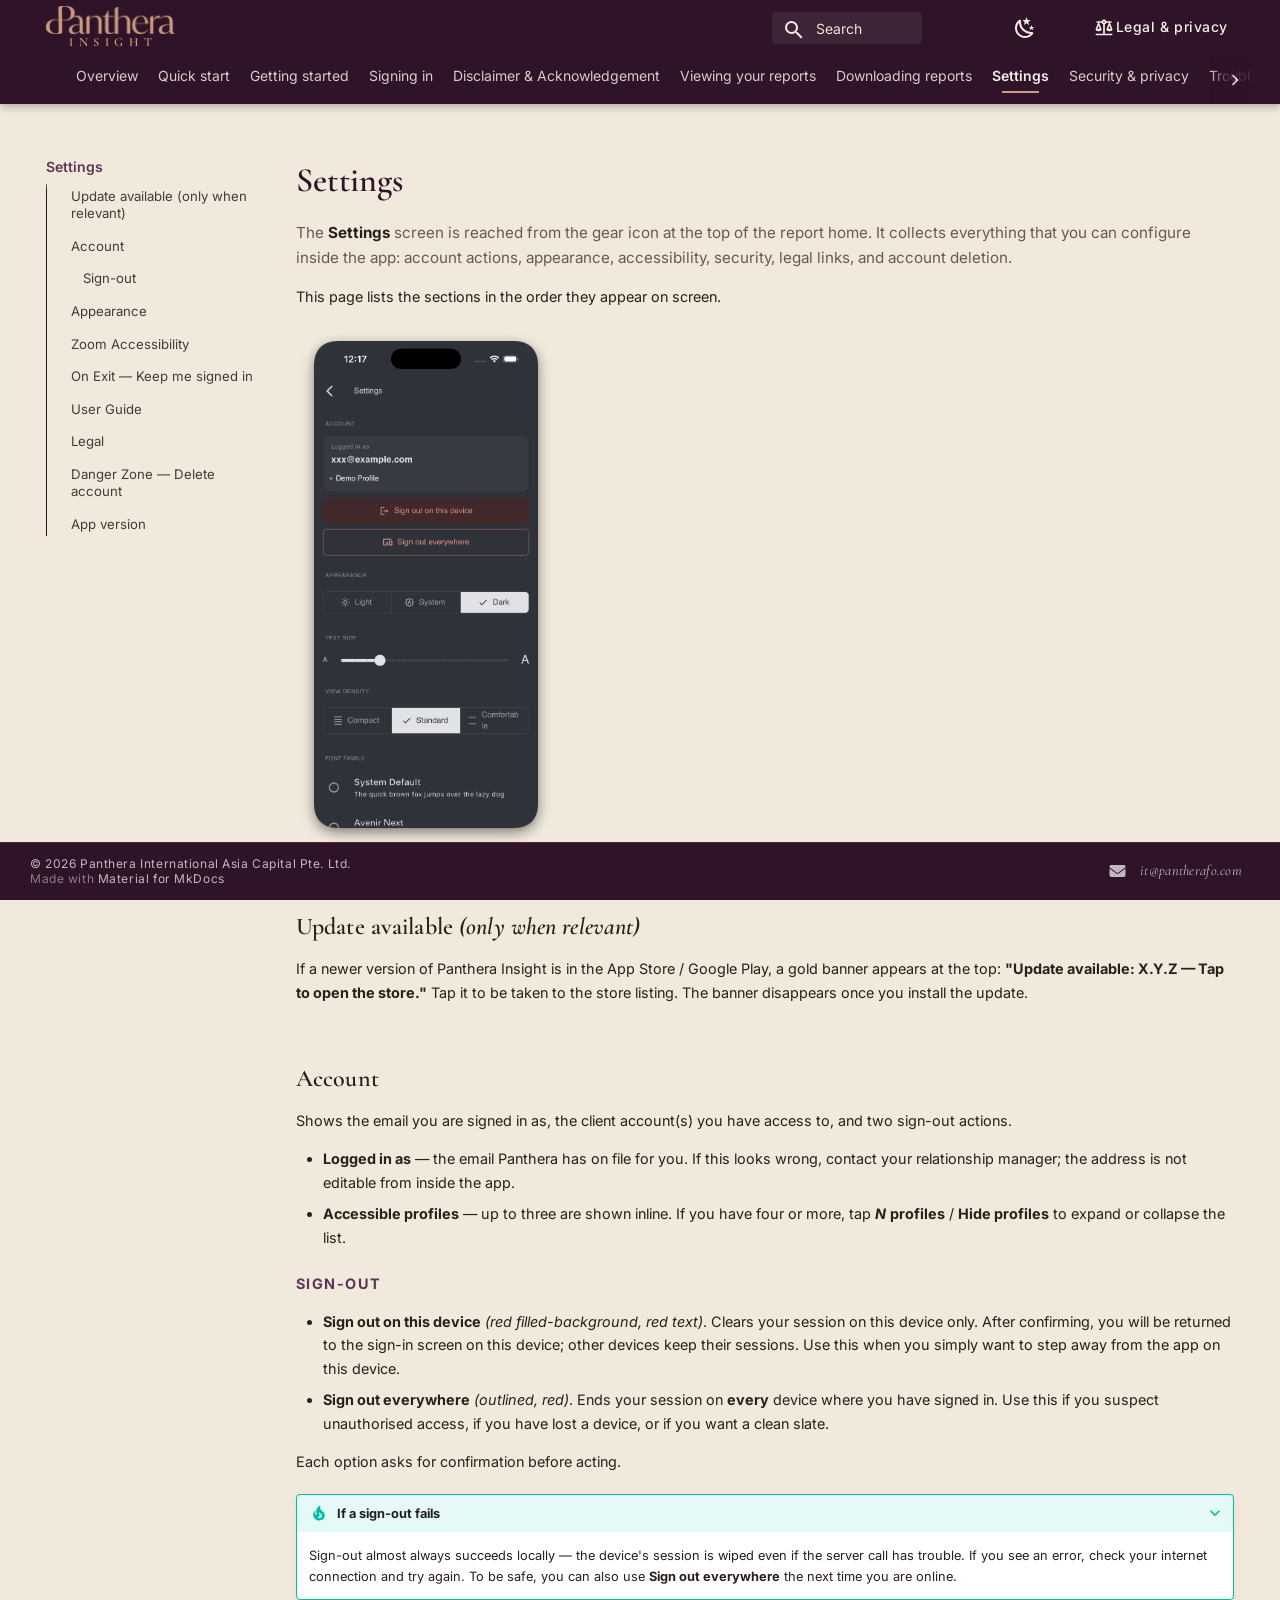
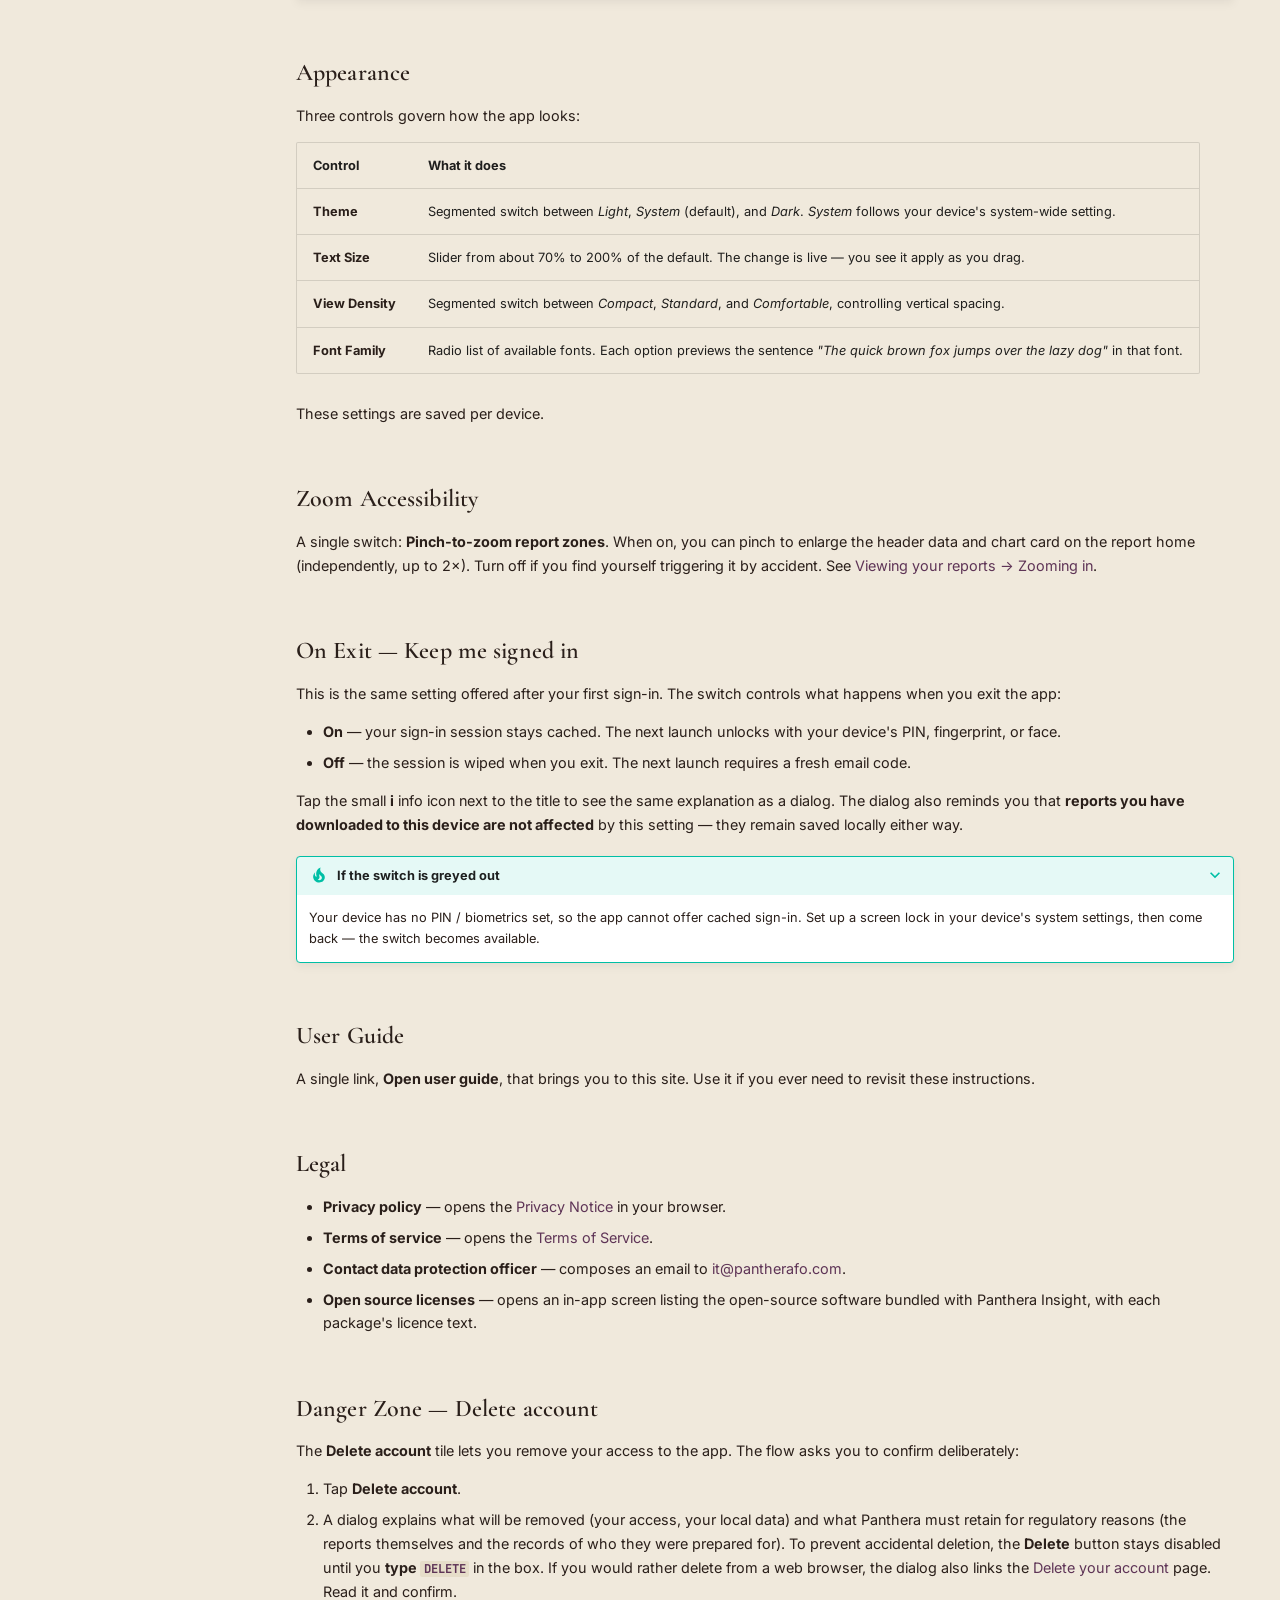
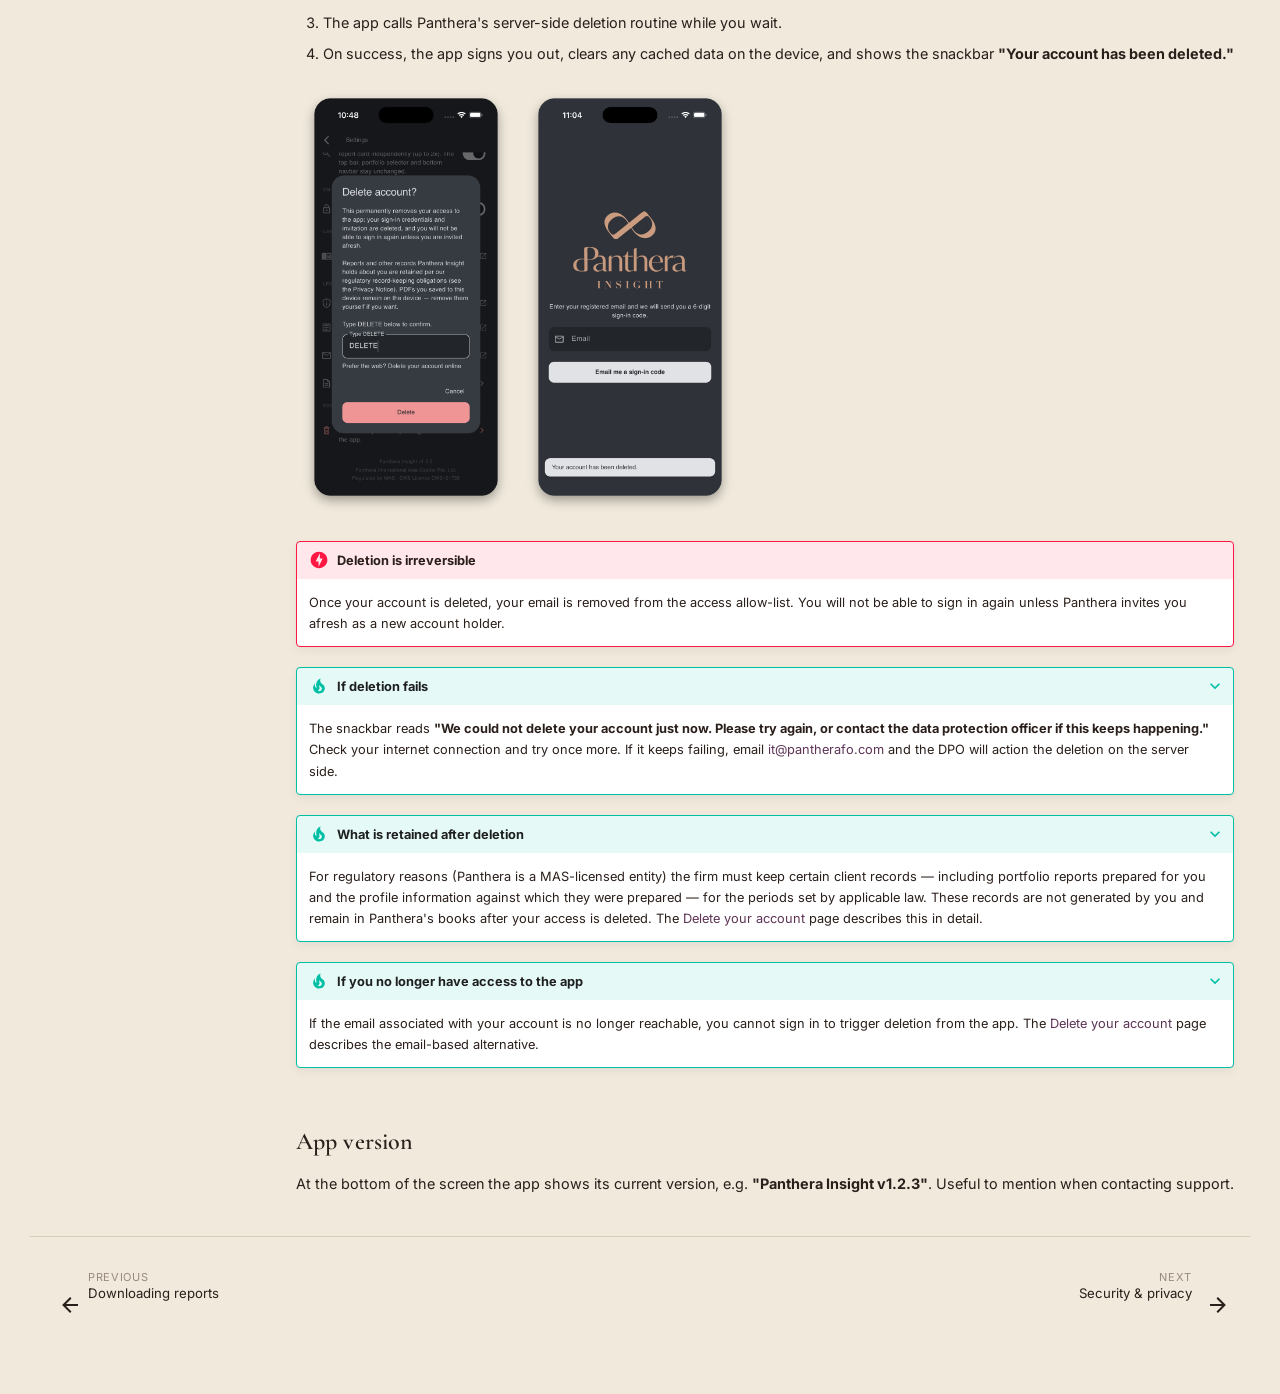
<file: site/user-guide/settings/index.html>
<!doctype html>
<html lang="en" class="no-js">
  <head>
    
      <meta charset="utf-8">
      <meta name="viewport" content="width=device-width,initial-scale=1">
      
        <meta name="description" content="User guide for the Panthera Insight mobile app.">
      
      
        <meta name="author" content="Panthera International Asia Capital Pte. Ltd.">
      
      
      
        <link rel="prev" href="../downloads/">
      
      
        <link rel="next" href="../security-and-privacy/">
      
      
      <link rel="icon" href="../../assets/favicon.png">
      <meta name="generator" content="mkdocs-1.6.1, mkdocs-material-9.5.39">
    
    
      
        <title>Settings - Panthera Insight</title>
      
    
    
      <link rel="stylesheet" href="../../assets/stylesheets/main.8c3ca2c6.min.css">
      
        
        <link rel="stylesheet" href="../../assets/stylesheets/palette.06af60db.min.css">
      
      


    
    
      
    
    
      
        
        
        <link rel="preconnect" href="https://fonts.gstatic.com" crossorigin>
        <link rel="stylesheet" href="https://fonts.googleapis.com/css?family=Inter:300,300i,400,400i,700,700i%7CJetBrains+Mono:400,400i,700,700i&display=fallback">
        <style>:root{--md-text-font:"Inter";--md-code-font:"JetBrains Mono"}</style>
      
    
    
      <link rel="stylesheet" href="../../stylesheets/extra.css">
    
    <script>__md_scope=new URL("../..",location),__md_hash=e=>[...e].reduce(((e,_)=>(e<<5)-e+_.charCodeAt(0)),0),__md_get=(e,_=localStorage,t=__md_scope)=>JSON.parse(_.getItem(t.pathname+"."+e)),__md_set=(e,_,t=localStorage,a=__md_scope)=>{try{t.setItem(a.pathname+"."+e,JSON.stringify(_))}catch(e){}}</script>
    
      

    
    
    
  </head>
  
  
    
    
      
    
    
    
    
    <body dir="ltr" data-md-color-scheme="panthera-light" data-md-color-primary="indigo" data-md-color-accent="indigo">
  
    
    <input class="md-toggle" data-md-toggle="drawer" type="checkbox" id="__drawer" autocomplete="off">
    <input class="md-toggle" data-md-toggle="search" type="checkbox" id="__search" autocomplete="off">
    <label class="md-overlay" for="__drawer"></label>
    <div data-md-component="skip">
      
        
        <a href="#settings" class="md-skip">
          Skip to content
        </a>
      
    </div>
    <div data-md-component="announce">
      
    </div>
    
    
      

  

<header class="md-header md-header--shadow md-header--lifted" data-md-component="header">
  <nav class="md-header__inner md-grid" aria-label="Header">
    <a href="../.." title="Panthera Insight" class="md-header__button md-logo" aria-label="Panthera Insight" data-md-component="logo">
      
  <img src="../../assets/panthera-wordmark-gold.png" alt="logo">

    </a>
    <label class="md-header__button md-icon" for="__drawer">
      
      <svg xmlns="http://www.w3.org/2000/svg" viewBox="0 0 24 24"><path d="M3 6h18v2H3zm0 5h18v2H3zm0 5h18v2H3z"/></svg>
    </label>
    <div class="md-header__title" data-md-component="header-title">
      <div class="md-header__ellipsis">
        <div class="md-header__topic">
          <span class="md-ellipsis">
            Panthera Insight
          </span>
        </div>
        <div class="md-header__topic" data-md-component="header-topic">
          <span class="md-ellipsis">
            
              Settings
            
          </span>
        </div>
      </div>
    </div>
    
      
        <form class="md-header__option" data-md-component="palette">
  
    
    
    
    <input class="md-option" data-md-color-media="(prefers-color-scheme: light)" data-md-color-scheme="panthera-light" data-md-color-primary="indigo" data-md-color-accent="indigo"  aria-label="Switch to dark mode"  type="radio" name="__palette" id="__palette_0">
    
      <label class="md-header__button md-icon" title="Switch to dark mode" for="__palette_1" hidden>
        <svg xmlns="http://www.w3.org/2000/svg" viewBox="0 0 24 24"><path d="m17.75 4.09-2.53 1.94.91 3.06-2.63-1.81-2.63 1.81.91-3.06-2.53-1.94L12.44 4l1.06-3 1.06 3zm3.5 6.91-1.64 1.25.59 1.98-1.7-1.17-1.7 1.17.59-1.98L15.75 11l2.06-.05L18.5 9l.69 1.95zm-2.28 4.95c.83-.08 1.72 1.1 1.19 1.85-.32.45-.66.87-1.08 1.27C15.17 23 8.84 23 4.94 19.07c-3.91-3.9-3.91-10.24 0-14.14.4-.4.82-.76 1.27-1.08.75-.53 1.93.36 1.85 1.19-.27 2.86.69 5.83 2.89 8.02a9.96 9.96 0 0 0 8.02 2.89m-1.64 2.02a12.08 12.08 0 0 1-7.8-3.47c-2.17-2.19-3.33-5-3.49-7.82-2.81 3.14-2.7 7.96.31 10.98 3.02 3.01 7.84 3.12 10.98.31"/></svg>
      </label>
    
  
    
    
    
    <input class="md-option" data-md-color-media="(prefers-color-scheme: dark)" data-md-color-scheme="slate" data-md-color-primary="black" data-md-color-accent="deep-purple"  aria-label="Switch to light mode"  type="radio" name="__palette" id="__palette_1">
    
      <label class="md-header__button md-icon" title="Switch to light mode" for="__palette_0" hidden>
        <svg xmlns="http://www.w3.org/2000/svg" viewBox="0 0 24 24"><path d="M12 7a5 5 0 0 1 5 5 5 5 0 0 1-5 5 5 5 0 0 1-5-5 5 5 0 0 1 5-5m0 2a3 3 0 0 0-3 3 3 3 0 0 0 3 3 3 3 0 0 0 3-3 3 3 0 0 0-3-3m0-7 2.39 3.42C13.65 5.15 12.84 5 12 5s-1.65.15-2.39.42zM3.34 7l4.16-.35A7.2 7.2 0 0 0 5.94 8.5c-.44.74-.69 1.5-.83 2.29zm.02 10 1.76-3.77a7.131 7.131 0 0 0 2.38 4.14zM20.65 7l-1.77 3.79a7.02 7.02 0 0 0-2.38-4.15zm-.01 10-4.14.36c.59-.51 1.12-1.14 1.54-1.86.42-.73.69-1.5.83-2.29zM12 22l-2.41-3.44c.74.27 1.55.44 2.41.44.82 0 1.63-.17 2.37-.44z"/></svg>
      </label>
    
  
</form>
      
    
    
      <script>var palette=__md_get("__palette");if(palette&&palette.color){if("(prefers-color-scheme)"===palette.color.media){var media=matchMedia("(prefers-color-scheme: light)"),input=document.querySelector(media.matches?"[data-md-color-media='(prefers-color-scheme: light)']":"[data-md-color-media='(prefers-color-scheme: dark)']");palette.color.media=input.getAttribute("data-md-color-media"),palette.color.scheme=input.getAttribute("data-md-color-scheme"),palette.color.primary=input.getAttribute("data-md-color-primary"),palette.color.accent=input.getAttribute("data-md-color-accent")}for(var[key,value]of Object.entries(palette.color))document.body.setAttribute("data-md-color-"+key,value)}</script>
    
    
    
      <label class="md-header__button md-icon" for="__search">
        
        <svg xmlns="http://www.w3.org/2000/svg" viewBox="0 0 24 24"><path d="M9.5 3A6.5 6.5 0 0 1 16 9.5c0 1.61-.59 3.09-1.56 4.23l.27.27h.79l5 5-1.5 1.5-5-5v-.79l-.27-.27A6.52 6.52 0 0 1 9.5 16 6.5 6.5 0 0 1 3 9.5 6.5 6.5 0 0 1 9.5 3m0 2C7 5 5 7 5 9.5S7 14 9.5 14 14 12 14 9.5 12 5 9.5 5"/></svg>
      </label>
      <div class="md-search" data-md-component="search" role="dialog">
  <label class="md-search__overlay" for="__search"></label>
  <div class="md-search__inner" role="search">
    <form class="md-search__form" name="search">
      <input type="text" class="md-search__input" name="query" aria-label="Search" placeholder="Search" autocapitalize="off" autocorrect="off" autocomplete="off" spellcheck="false" data-md-component="search-query" required>
      <label class="md-search__icon md-icon" for="__search">
        
        <svg xmlns="http://www.w3.org/2000/svg" viewBox="0 0 24 24"><path d="M9.5 3A6.5 6.5 0 0 1 16 9.5c0 1.61-.59 3.09-1.56 4.23l.27.27h.79l5 5-1.5 1.5-5-5v-.79l-.27-.27A6.52 6.52 0 0 1 9.5 16 6.5 6.5 0 0 1 3 9.5 6.5 6.5 0 0 1 9.5 3m0 2C7 5 5 7 5 9.5S7 14 9.5 14 14 12 14 9.5 12 5 9.5 5"/></svg>
        
        <svg xmlns="http://www.w3.org/2000/svg" viewBox="0 0 24 24"><path d="M20 11v2H8l5.5 5.5-1.42 1.42L4.16 12l7.92-7.92L13.5 5.5 8 11z"/></svg>
      </label>
      <nav class="md-search__options" aria-label="Search">
        
        <button type="reset" class="md-search__icon md-icon" title="Clear" aria-label="Clear" tabindex="-1">
          
          <svg xmlns="http://www.w3.org/2000/svg" viewBox="0 0 24 24"><path d="M19 6.41 17.59 5 12 10.59 6.41 5 5 6.41 10.59 12 5 17.59 6.41 19 12 13.41 17.59 19 19 17.59 13.41 12z"/></svg>
        </button>
      </nav>
      
        <div class="md-search__suggest" data-md-component="search-suggest"></div>
      
    </form>
    <div class="md-search__output">
      <div class="md-search__scrollwrap" tabindex="0" data-md-scrollfix>
        <div class="md-search-result" data-md-component="search-result">
          <div class="md-search-result__meta">
            Initializing search
          </div>
          <ol class="md-search-result__list" role="presentation"></ol>
        </div>
      </div>
    </div>
  </div>
</div>
    
    
      <div class="md-header__source">
        <a href="https://panthera-sg.github.io/panthera-insight-legal/" title="Go to repository" class="md-source" data-md-component="source">
  <div class="md-source__icon md-icon">
    
    <svg xmlns="http://www.w3.org/2000/svg" viewBox="0 0 24 24"><path d="M12 3c-1.27 0-2.4.8-2.82 2H3v2h1.95L2 14c-.47 2 1 3 3.5 3s4.06-1 3.5-3L6.05 7h3.12c.33.85.98 1.5 1.83 1.83V20H2v2h20v-2h-9V8.82c.85-.32 1.5-.97 1.82-1.82h3.13L15 14c-.47 2 1 3 3.5 3s4.06-1 3.5-3l-2.95-7H21V5h-6.17C14.4 3.8 13.27 3 12 3m0 2a1 1 0 0 1 1 1 1 1 0 0 1-1 1 1 1 0 0 1-1-1 1 1 0 0 1 1-1m-6.5 5.25L7 14H4zm13 0L20 14h-3z"/></svg>
  </div>
  <div class="md-source__repository">
    Legal & privacy
  </div>
</a>
      </div>
    
  </nav>
  
    
      
<nav class="md-tabs" aria-label="Tabs" data-md-component="tabs">
  <div class="md-grid">
    <ul class="md-tabs__list">
      
        
  
  
  
    <li class="md-tabs__item">
      <a href="../.." class="md-tabs__link">
        
  
    
  
  Overview

      </a>
    </li>
  

      
        
  
  
  
    <li class="md-tabs__item">
      <a href="../quick-start/" class="md-tabs__link">
        
  
    
  
  Quick start

      </a>
    </li>
  

      
        
  
  
  
    <li class="md-tabs__item">
      <a href="../getting-started/" class="md-tabs__link">
        
  
    
  
  Getting started

      </a>
    </li>
  

      
        
  
  
  
    <li class="md-tabs__item">
      <a href="../signing-in/" class="md-tabs__link">
        
  
    
  
  Signing in

      </a>
    </li>
  

      
        
  
  
  
    <li class="md-tabs__item">
      <a href="../disclaimer/" class="md-tabs__link">
        
  
    
  
  Disclaimer & Acknowledgement

      </a>
    </li>
  

      
        
  
  
  
    <li class="md-tabs__item">
      <a href="../viewing-reports/" class="md-tabs__link">
        
  
    
  
  Viewing your reports

      </a>
    </li>
  

      
        
  
  
  
    <li class="md-tabs__item">
      <a href="../downloads/" class="md-tabs__link">
        
  
    
  
  Downloading reports

      </a>
    </li>
  

      
        
  
  
    
  
  
    <li class="md-tabs__item md-tabs__item--active">
      <a href="./" class="md-tabs__link">
        
  
    
  
  Settings

      </a>
    </li>
  

      
        
  
  
  
    <li class="md-tabs__item">
      <a href="../security-and-privacy/" class="md-tabs__link">
        
  
    
  
  Security & privacy

      </a>
    </li>
  

      
        
  
  
  
    <li class="md-tabs__item">
      <a href="../troubleshooting/" class="md-tabs__link">
        
  
    
  
  Troubleshooting

      </a>
    </li>
  

      
    </ul>
  </div>
</nav>
    
  
</header>
    
    <div class="md-container" data-md-component="container">
      
      
        
      
      <main class="md-main" data-md-component="main">
        <div class="md-main__inner md-grid">
          
            
              
              <div class="md-sidebar md-sidebar--primary" data-md-component="sidebar" data-md-type="navigation" >
                <div class="md-sidebar__scrollwrap">
                  <div class="md-sidebar__inner">
                    


  


  

<nav class="md-nav md-nav--primary md-nav--lifted md-nav--integrated" aria-label="Navigation" data-md-level="0">
  <label class="md-nav__title" for="__drawer">
    <a href="../.." title="Panthera Insight" class="md-nav__button md-logo" aria-label="Panthera Insight" data-md-component="logo">
      
  <img src="../../assets/panthera-wordmark-gold.png" alt="logo">

    </a>
    Panthera Insight
  </label>
  
    <div class="md-nav__source">
      <a href="https://panthera-sg.github.io/panthera-insight-legal/" title="Go to repository" class="md-source" data-md-component="source">
  <div class="md-source__icon md-icon">
    
    <svg xmlns="http://www.w3.org/2000/svg" viewBox="0 0 24 24"><path d="M12 3c-1.27 0-2.4.8-2.82 2H3v2h1.95L2 14c-.47 2 1 3 3.5 3s4.06-1 3.5-3L6.05 7h3.12c.33.85.98 1.5 1.83 1.83V20H2v2h20v-2h-9V8.82c.85-.32 1.5-.97 1.82-1.82h3.13L15 14c-.47 2 1 3 3.5 3s4.06-1 3.5-3l-2.95-7H21V5h-6.17C14.4 3.8 13.27 3 12 3m0 2a1 1 0 0 1 1 1 1 1 0 0 1-1 1 1 1 0 0 1-1-1 1 1 0 0 1 1-1m-6.5 5.25L7 14H4zm13 0L20 14h-3z"/></svg>
  </div>
  <div class="md-source__repository">
    Legal & privacy
  </div>
</a>
    </div>
  
  <ul class="md-nav__list" data-md-scrollfix>
    
      
      
  
  
  
  
    <li class="md-nav__item">
      <a href="../.." class="md-nav__link">
        
  
  <span class="md-ellipsis">
    Overview
  </span>
  

      </a>
    </li>
  

    
      
      
  
  
  
  
    <li class="md-nav__item">
      <a href="../quick-start/" class="md-nav__link">
        
  
  <span class="md-ellipsis">
    Quick start
  </span>
  

      </a>
    </li>
  

    
      
      
  
  
  
  
    <li class="md-nav__item">
      <a href="../getting-started/" class="md-nav__link">
        
  
  <span class="md-ellipsis">
    Getting started
  </span>
  

      </a>
    </li>
  

    
      
      
  
  
  
  
    <li class="md-nav__item">
      <a href="../signing-in/" class="md-nav__link">
        
  
  <span class="md-ellipsis">
    Signing in
  </span>
  

      </a>
    </li>
  

    
      
      
  
  
  
  
    <li class="md-nav__item">
      <a href="../disclaimer/" class="md-nav__link">
        
  
  <span class="md-ellipsis">
    Disclaimer & Acknowledgement
  </span>
  

      </a>
    </li>
  

    
      
      
  
  
  
  
    <li class="md-nav__item">
      <a href="../viewing-reports/" class="md-nav__link">
        
  
  <span class="md-ellipsis">
    Viewing your reports
  </span>
  

      </a>
    </li>
  

    
      
      
  
  
  
  
    <li class="md-nav__item">
      <a href="../downloads/" class="md-nav__link">
        
  
  <span class="md-ellipsis">
    Downloading reports
  </span>
  

      </a>
    </li>
  

    
      
      
  
  
    
  
  
  
    <li class="md-nav__item md-nav__item--active">
      
      <input class="md-nav__toggle md-toggle" type="checkbox" id="__toc">
      
      
        
      
      
        <label class="md-nav__link md-nav__link--active" for="__toc">
          
  
  <span class="md-ellipsis">
    Settings
  </span>
  

          <span class="md-nav__icon md-icon"></span>
        </label>
      
      <a href="./" class="md-nav__link md-nav__link--active">
        
  
  <span class="md-ellipsis">
    Settings
  </span>
  

      </a>
      
        

<nav class="md-nav md-nav--secondary" aria-label="Table of contents">
  
  
  
    
  
  
    <label class="md-nav__title" for="__toc">
      <span class="md-nav__icon md-icon"></span>
      Table of contents
    </label>
    <ul class="md-nav__list" data-md-component="toc" data-md-scrollfix>
      
        <li class="md-nav__item">
  <a href="#update-available-only-when-relevant" class="md-nav__link">
    <span class="md-ellipsis">
      Update available (only when relevant)
    </span>
  </a>
  
</li>
      
        <li class="md-nav__item">
  <a href="#account" class="md-nav__link">
    <span class="md-ellipsis">
      Account
    </span>
  </a>
  
    <nav class="md-nav" aria-label="Account">
      <ul class="md-nav__list">
        
          <li class="md-nav__item">
  <a href="#sign-out" class="md-nav__link">
    <span class="md-ellipsis">
      Sign-out
    </span>
  </a>
  
</li>
        
      </ul>
    </nav>
  
</li>
      
        <li class="md-nav__item">
  <a href="#appearance" class="md-nav__link">
    <span class="md-ellipsis">
      Appearance
    </span>
  </a>
  
</li>
      
        <li class="md-nav__item">
  <a href="#zoom-accessibility" class="md-nav__link">
    <span class="md-ellipsis">
      Zoom Accessibility
    </span>
  </a>
  
</li>
      
        <li class="md-nav__item">
  <a href="#on-exit-keep-me-signed-in" class="md-nav__link">
    <span class="md-ellipsis">
      On Exit — Keep me signed in
    </span>
  </a>
  
</li>
      
        <li class="md-nav__item">
  <a href="#user-guide" class="md-nav__link">
    <span class="md-ellipsis">
      User Guide
    </span>
  </a>
  
</li>
      
        <li class="md-nav__item">
  <a href="#legal" class="md-nav__link">
    <span class="md-ellipsis">
      Legal
    </span>
  </a>
  
</li>
      
        <li class="md-nav__item">
  <a href="#danger-zone-delete-account" class="md-nav__link">
    <span class="md-ellipsis">
      Danger Zone — Delete account
    </span>
  </a>
  
</li>
      
        <li class="md-nav__item">
  <a href="#app-version" class="md-nav__link">
    <span class="md-ellipsis">
      App version
    </span>
  </a>
  
</li>
      
    </ul>
  
</nav>
      
    </li>
  

    
      
      
  
  
  
  
    <li class="md-nav__item">
      <a href="../security-and-privacy/" class="md-nav__link">
        
  
  <span class="md-ellipsis">
    Security & privacy
  </span>
  

      </a>
    </li>
  

    
      
      
  
  
  
  
    <li class="md-nav__item">
      <a href="../troubleshooting/" class="md-nav__link">
        
  
  <span class="md-ellipsis">
    Troubleshooting
  </span>
  

      </a>
    </li>
  

    
  </ul>
</nav>
                  </div>
                </div>
              </div>
            
            
          
          
            <div class="md-content" data-md-component="content">
              <article class="md-content__inner md-typeset">
                
                  


<h1 id="settings">Settings<a class="headerlink" href="#settings" title="Permanent link">&para;</a></h1>
<p>The <strong>Settings</strong> screen is reached from the gear icon at the top of the report home. It collects everything that you can configure inside the app: account actions, appearance, accessibility, security, legal links, and account deletion.</p>
<p>This page lists the sections in the order they appear on screen.</p>
<p><img alt="Settings screen" src="../../assets/user-guide-image/settings-screen.png" width="260" /></p>
<h2 id="update-available-only-when-relevant">Update available <em>(only when relevant)</em><a class="headerlink" href="#update-available-only-when-relevant" title="Permanent link">&para;</a></h2>
<p>If a newer version of Panthera Insight is in the App Store / Google Play, a gold banner appears at the top: <strong>"Update available: X.Y.Z — Tap to open the store."</strong> Tap it to be taken to the store listing. The banner disappears once you install the update.</p>
<h2 id="account">Account<a class="headerlink" href="#account" title="Permanent link">&para;</a></h2>
<p>Shows the email you are signed in as, the client account(s) you have access to, and two sign-out actions.</p>
<ul>
<li><strong>Logged in as</strong> — the email Panthera has on file for you. If this looks wrong, contact your relationship manager; the address is not editable from inside the app.</li>
<li><strong>Accessible profiles</strong> — up to three are shown inline. If you have four or more, tap <strong><em>N</em></strong> <strong>profiles</strong> / <strong>Hide profiles</strong> to expand or collapse the list.</li>
</ul>
<h3 id="sign-out">Sign-out<a class="headerlink" href="#sign-out" title="Permanent link">&para;</a></h3>
<ul>
<li><strong>Sign out on this device</strong> <em>(red filled-background, red text)</em>. Clears your session on this device only. After confirming, you will be returned to the sign-in screen on this device; other devices keep their sessions. Use this when you simply want to step away from the app on this device.</li>
<li><strong>Sign out everywhere</strong> <em>(outlined, red)</em>. Ends your session on <strong>every</strong> device where you have signed in. Use this if you suspect unauthorised access, if you have lost a device, or if you want a clean slate.</li>
</ul>
<p>Each option asks for confirmation before acting.</p>
<details open class="tip">
<summary>If a sign-out fails</summary>
<p>Sign-out almost always succeeds locally — the device's session is wiped even if the server call has trouble. If you see an error, check your internet connection and try again. To be safe, you can also use <strong>Sign out everywhere</strong> the next time you are online.</p>
</details>
<h2 id="appearance">Appearance<a class="headerlink" href="#appearance" title="Permanent link">&para;</a></h2>
<p>Three controls govern how the app looks:</p>
<table>
<thead>
<tr>
<th>Control</th>
<th>What it does</th>
</tr>
</thead>
<tbody>
<tr>
<td><strong>Theme</strong></td>
<td>Segmented switch between <em>Light</em>, <em>System</em> (default), and <em>Dark</em>. <em>System</em> follows your device's system-wide setting.</td>
</tr>
<tr>
<td><strong>Text Size</strong></td>
<td>Slider from about 70% to 200% of the default. The change is live — you see it apply as you drag.</td>
</tr>
<tr>
<td><strong>View Density</strong></td>
<td>Segmented switch between <em>Compact</em>, <em>Standard</em>, and <em>Comfortable</em>, controlling vertical spacing.</td>
</tr>
<tr>
<td><strong>Font Family</strong></td>
<td>Radio list of available fonts. Each option previews the sentence <em>"The quick brown fox jumps over the lazy dog"</em> in that font.</td>
</tr>
</tbody>
</table>
<p>These settings are saved per device.</p>
<h2 id="zoom-accessibility">Zoom Accessibility<a class="headerlink" href="#zoom-accessibility" title="Permanent link">&para;</a></h2>
<p>A single switch: <strong>Pinch-to-zoom report zones</strong>. When on, you can pinch to enlarge the header data and chart card on the report home (independently, up to 2×). Turn off if you find yourself triggering it by accident. See <a href="../viewing-reports/#zooming-in">Viewing your reports → Zooming in</a>.</p>
<h2 id="on-exit-keep-me-signed-in">On Exit — Keep me signed in<a class="headerlink" href="#on-exit-keep-me-signed-in" title="Permanent link">&para;</a></h2>
<p>This is the same setting offered after your first sign-in. The switch controls what happens when you exit the app:</p>
<ul>
<li><strong>On</strong> — your sign-in session stays cached. The next launch unlocks with your device's PIN, fingerprint, or face.</li>
<li><strong>Off</strong> — the session is wiped when you exit. The next launch requires a fresh email code.</li>
</ul>
<p>Tap the small <strong>i</strong> info icon next to the title to see the same explanation as a dialog. The dialog also reminds you that <strong>reports you have downloaded to this device are not affected</strong> by this setting — they remain saved locally either way.</p>
<details open class="tip">
<summary>If the switch is greyed out</summary>
<p>Your device has no PIN / biometrics set, so the app cannot offer cached sign-in. Set up a screen lock in your device's system settings, then come back — the switch becomes available.</p>
</details>
<h2 id="user-guide">User Guide<a class="headerlink" href="#user-guide" title="Permanent link">&para;</a></h2>
<p>A single link, <strong>Open user guide</strong>, that brings you to this site. Use it if you ever need to revisit these instructions.</p>
<h2 id="legal">Legal<a class="headerlink" href="#legal" title="Permanent link">&para;</a></h2>
<ul>
<li><strong>Privacy policy</strong> — opens the <a href="https://panthera-sg.github.io/panthera-insight-legal/privacy.html">Privacy Notice</a> in your browser.</li>
<li><strong>Terms of service</strong> — opens the <a href="https://panthera-sg.github.io/panthera-insight-legal/terms.html">Terms of Service</a>.</li>
<li><strong>Contact data protection officer</strong> — composes an email to <a href="mailto:it@pantherafo.com">it@pantherafo.com</a>.</li>
<li><strong>Open source licenses</strong> — opens an in-app screen listing the open-source software bundled with Panthera Insight, with each package's licence text.</li>
</ul>
<h2 id="danger-zone-delete-account">Danger Zone — Delete account<a class="headerlink" href="#danger-zone-delete-account" title="Permanent link">&para;</a></h2>
<p>The <strong>Delete account</strong> tile lets you remove your access to the app. The flow asks you to confirm deliberately:</p>
<ol>
<li>Tap <strong>Delete account</strong>.</li>
<li>A dialog explains what will be removed (your access, your local data) and what Panthera must retain for regulatory reasons (the reports themselves and the records of who they were prepared for). To prevent accidental deletion, the <strong>Delete</strong> button stays disabled until you <strong>type <code>DELETE</code></strong> in the box. If you would rather delete from a web browser, the dialog also links the <a href="https://panthera-sg.github.io/panthera-insight-legal/delete-account.html">Delete your account</a> page. Read it and confirm.</li>
<li>The app calls Panthera's server-side deletion routine while you wait.</li>
<li>On success, the app signs you out, clears any cached data on the device, and shows the snackbar <strong>"Your account has been deleted."</strong></li>
</ol>
<p><img alt="Delete-account confirmation dialog" src="../../assets/user-guide-image/delete-account-dialog.png" width="220" /> <img alt="Account deleted confirmation" src="../../assets/user-guide-image/delete-account-successful.png" width="220" /></p>
<div class="admonition danger">
<p class="admonition-title">Deletion is irreversible</p>
<p>Once your account is deleted, your email is removed from the access allow-list. You will not be able to sign in again unless Panthera invites you afresh as a new account holder.</p>
</div>
<details open class="tip">
<summary>If deletion fails</summary>
<p>The snackbar reads <strong>"We could not delete your account just now. Please try again, or contact the data protection officer if this keeps happening."</strong> Check your internet connection and try once more. If it keeps failing, email <a href="mailto:it@pantherafo.com">it@pantherafo.com</a> and the DPO will action the deletion on the server side.</p>
</details>
<details open class="tip">
<summary>What is retained after deletion</summary>
<p>For regulatory reasons (Panthera is a MAS-licensed entity) the firm must keep certain client records — including portfolio reports prepared for you and the profile information against which they were prepared — for the periods set by applicable law. These records are not generated by you and remain in Panthera's books after your access is deleted. The <a href="https://panthera-sg.github.io/panthera-insight-legal/delete-account.html">Delete your account</a> page describes this in detail.</p>
</details>
<details open class="tip">
<summary>If you no longer have access to the app</summary>
<p>If the email associated with your account is no longer reachable, you cannot sign in to trigger deletion from the app. The <a href="https://panthera-sg.github.io/panthera-insight-legal/delete-account.html">Delete your account</a> page describes the email-based alternative.</p>
</details>
<h2 id="app-version">App version<a class="headerlink" href="#app-version" title="Permanent link">&para;</a></h2>
<p>At the bottom of the screen the app shows its current version, e.g. <strong>"Panthera Insight v1.2.3"</strong>. Useful to mention when contacting support.</p>












                
              </article>
            </div>
          
          
  <script>var tabs=__md_get("__tabs");if(Array.isArray(tabs))e:for(var set of document.querySelectorAll(".tabbed-set")){var labels=set.querySelector(".tabbed-labels");for(var tab of tabs)for(var label of labels.getElementsByTagName("label"))if(label.innerText.trim()===tab){var input=document.getElementById(label.htmlFor);input.checked=!0;continue e}}</script>

<script>var target=document.getElementById(location.hash.slice(1));target&&target.name&&(target.checked=target.name.startsWith("__tabbed_"))</script>
        </div>
        
          <button type="button" class="md-top md-icon" data-md-component="top" hidden>
  
  <svg xmlns="http://www.w3.org/2000/svg" viewBox="0 0 24 24"><path d="M13 20h-2V8l-5.5 5.5-1.42-1.42L12 4.16l7.92 7.92-1.42 1.42L13 8z"/></svg>
  Back to top
</button>
        
      </main>
      
        <footer class="md-footer">
  
    
      
      <nav class="md-footer__inner md-grid" aria-label="Footer" >
        
          
          <a href="../downloads/" class="md-footer__link md-footer__link--prev" aria-label="Previous: Downloading reports">
            <div class="md-footer__button md-icon">
              
              <svg xmlns="http://www.w3.org/2000/svg" viewBox="0 0 24 24"><path d="M20 11v2H8l5.5 5.5-1.42 1.42L4.16 12l7.92-7.92L13.5 5.5 8 11z"/></svg>
            </div>
            <div class="md-footer__title">
              <span class="md-footer__direction">
                Previous
              </span>
              <div class="md-ellipsis">
                Downloading reports
              </div>
            </div>
          </a>
        
        
          
          <a href="../security-and-privacy/" class="md-footer__link md-footer__link--next" aria-label="Next: Security &amp; privacy">
            <div class="md-footer__title">
              <span class="md-footer__direction">
                Next
              </span>
              <div class="md-ellipsis">
                Security & privacy
              </div>
            </div>
            <div class="md-footer__button md-icon">
              
              <svg xmlns="http://www.w3.org/2000/svg" viewBox="0 0 24 24"><path d="M4 11v2h12l-5.5 5.5 1.42 1.42L19.84 12l-7.92-7.92L10.5 5.5 16 11z"/></svg>
            </div>
          </a>
        
      </nav>
    
  
  <div class="md-footer-meta md-typeset">
    <div class="md-footer-meta__inner md-grid">
      <div class="md-copyright">
  
    <div class="md-copyright__highlight">
      &copy; 2026 Panthera International Asia Capital Pte. Ltd.

    </div>
  
  
    Made with
    <a href="https://squidfunk.github.io/mkdocs-material/" target="_blank" rel="noopener">
      Material for MkDocs
    </a>
  
</div>
      
        <div class="md-social">
  
    
    
    
    
    <a href="mailto:it@pantherafo.com" target="_blank" rel="noopener" title="it@pantherafo.com" class="md-social__link">
      <svg xmlns="http://www.w3.org/2000/svg" viewBox="0 0 512 512"><!--! Font Awesome Free 6.6.0 by @fontawesome - https://fontawesome.com License - https://fontawesome.com/license/free (Icons: CC BY 4.0, Fonts: SIL OFL 1.1, Code: MIT License) Copyright 2024 Fonticons, Inc.--><path d="M48 64C21.5 64 0 85.5 0 112c0 15.1 7.1 29.3 19.2 38.4l217.6 163.2c11.4 8.5 27 8.5 38.4 0l217.6-163.2c12.1-9.1 19.2-23.3 19.2-38.4 0-26.5-21.5-48-48-48zM0 176v208c0 35.3 28.7 64 64 64h384c35.3 0 64-28.7 64-64V176L294.4 339.2a63.9 63.9 0 0 1-76.8 0z"/></svg>
    </a>
  
</div>
      
    </div>
  </div>
</footer>
      
    </div>
    <div class="md-dialog" data-md-component="dialog">
      <div class="md-dialog__inner md-typeset"></div>
    </div>
    
    
    <script id="__config" type="application/json">{"base": "../..", "features": ["navigation.tabs", "navigation.tabs.sticky", "navigation.sections", "navigation.top", "navigation.indexes", "navigation.footer", "search.suggest", "search.highlight", "content.code.copy", "content.tabs.link", "toc.integrate", "toc.follow"], "search": "../../assets/javascripts/workers/search.6ce7567c.min.js", "translations": {"clipboard.copied": "Copied to clipboard", "clipboard.copy": "Copy to clipboard", "search.result.more.one": "1 more on this page", "search.result.more.other": "# more on this page", "search.result.none": "No matching documents", "search.result.one": "1 matching document", "search.result.other": "# matching documents", "search.result.placeholder": "Type to start searching", "search.result.term.missing": "Missing", "select.version": "Select version"}}</script>
    
    
      <script src="../../assets/javascripts/bundle.525ec568.min.js"></script>
      
        <script src="../../javascripts/tab-scroll.js"></script>
      
    
  </body>
</html>
</file>
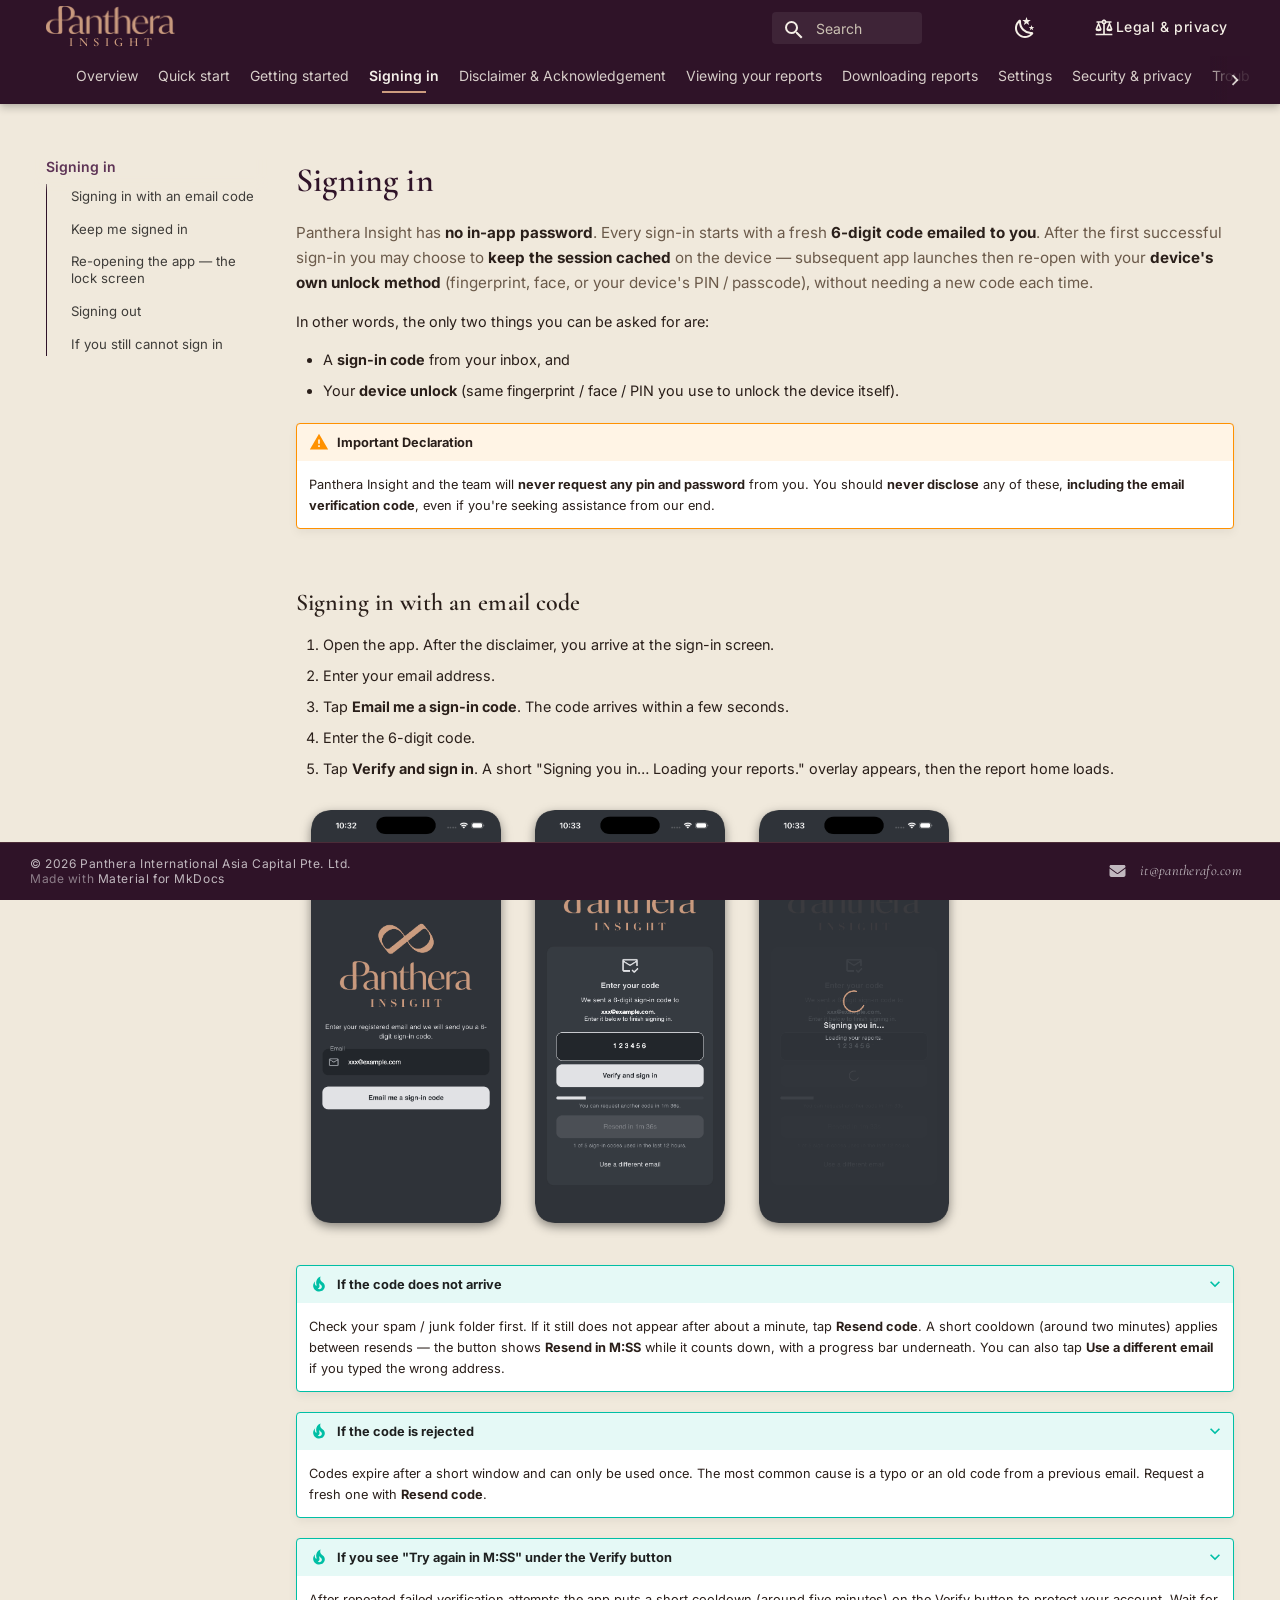
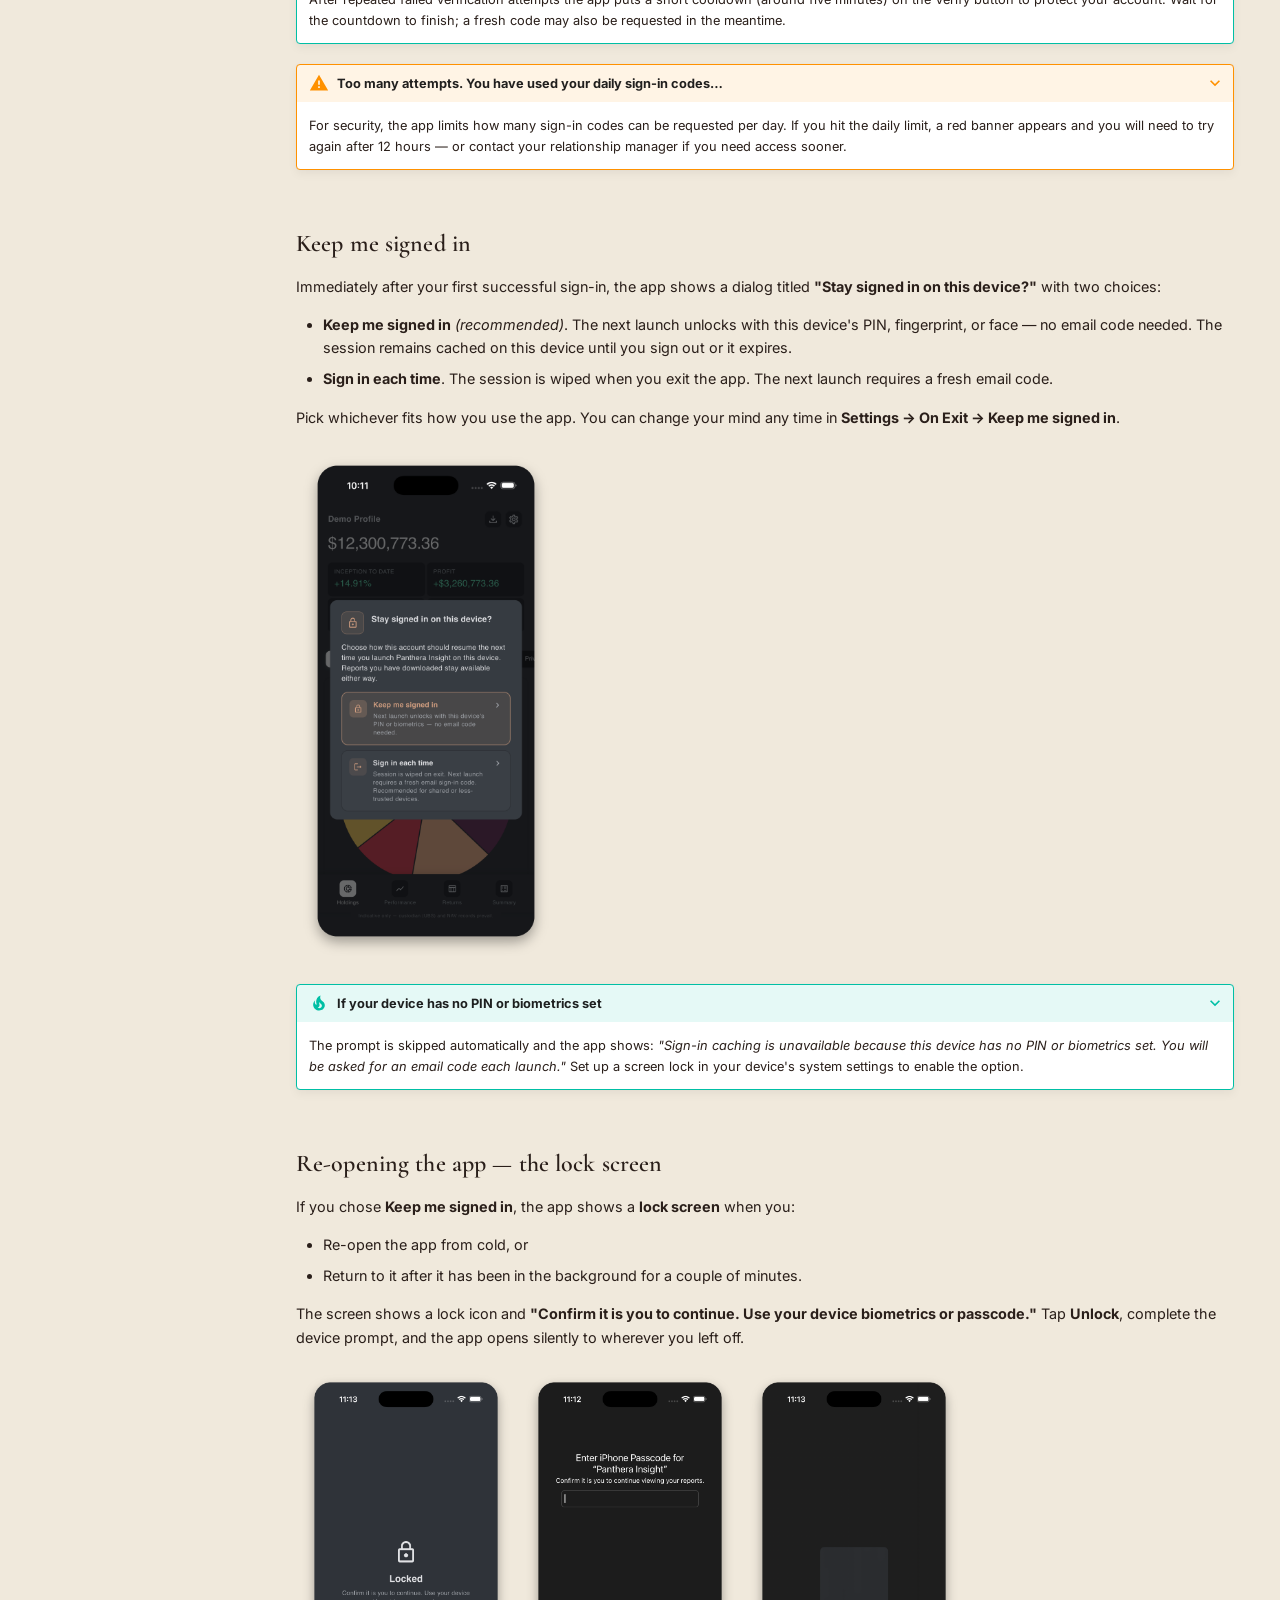
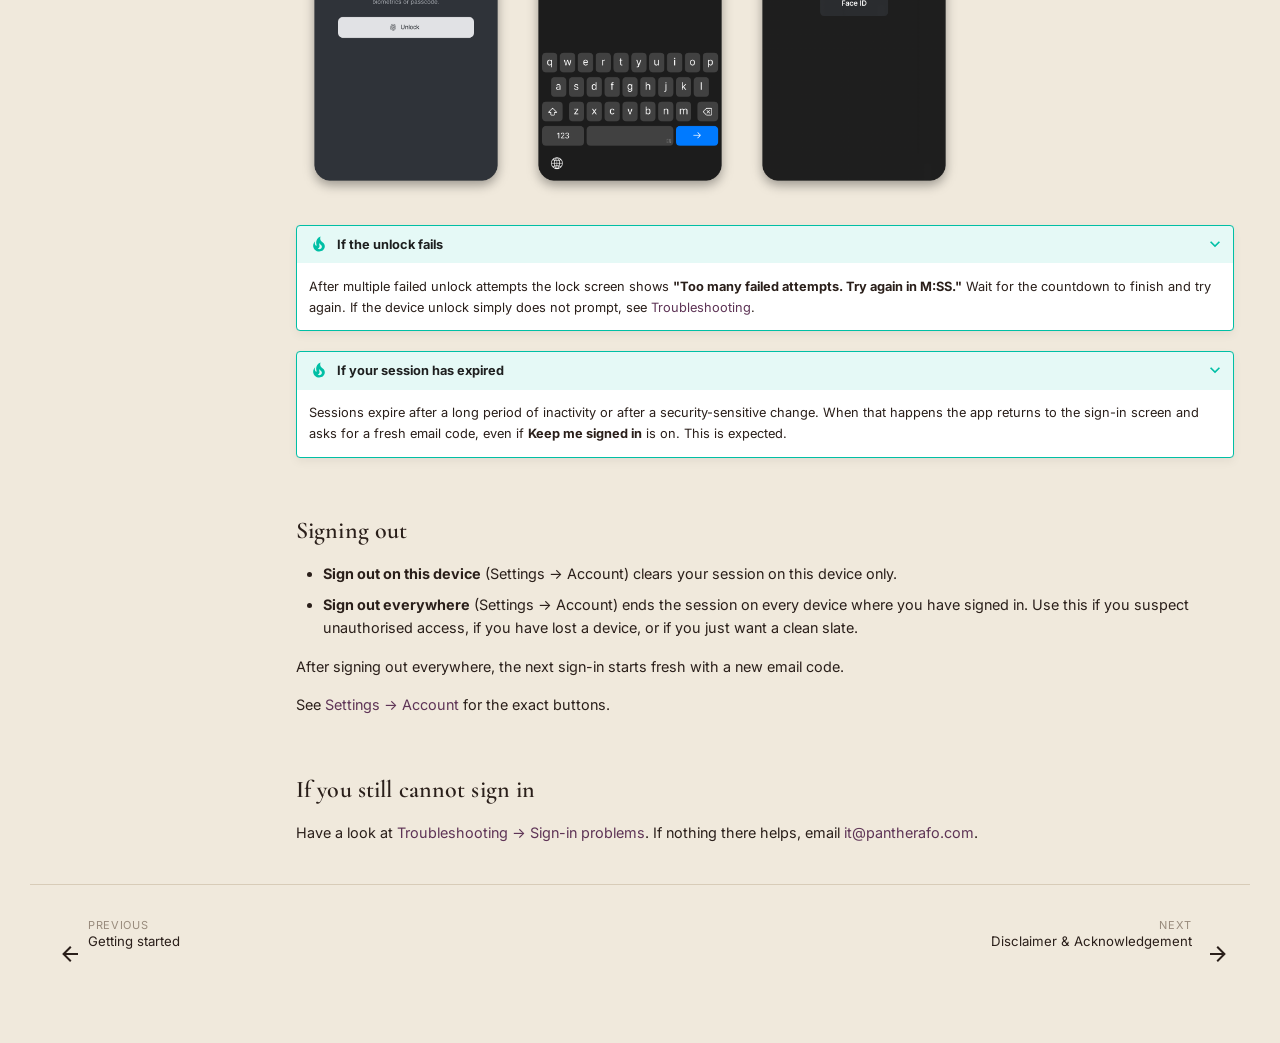
<file: site/user-guide/signing-in/index.html>
<!doctype html>
<html lang="en" class="no-js">
  <head>
    
      <meta charset="utf-8">
      <meta name="viewport" content="width=device-width,initial-scale=1">
      
        <meta name="description" content="User guide for the Panthera Insight mobile app.">
      
      
        <meta name="author" content="Panthera International Asia Capital Pte. Ltd.">
      
      
      
        <link rel="prev" href="../getting-started/">
      
      
        <link rel="next" href="../disclaimer/">
      
      
      <link rel="icon" href="../../assets/favicon.png">
      <meta name="generator" content="mkdocs-1.6.1, mkdocs-material-9.5.39">
    
    
      
        <title>Signing in - Panthera Insight</title>
      
    
    
      <link rel="stylesheet" href="../../assets/stylesheets/main.8c3ca2c6.min.css">
      
        
        <link rel="stylesheet" href="../../assets/stylesheets/palette.06af60db.min.css">
      
      


    
    
      
    
    
      
        
        
        <link rel="preconnect" href="https://fonts.gstatic.com" crossorigin>
        <link rel="stylesheet" href="https://fonts.googleapis.com/css?family=Inter:300,300i,400,400i,700,700i%7CJetBrains+Mono:400,400i,700,700i&display=fallback">
        <style>:root{--md-text-font:"Inter";--md-code-font:"JetBrains Mono"}</style>
      
    
    
      <link rel="stylesheet" href="../../stylesheets/extra.css">
    
    <script>__md_scope=new URL("../..",location),__md_hash=e=>[...e].reduce(((e,_)=>(e<<5)-e+_.charCodeAt(0)),0),__md_get=(e,_=localStorage,t=__md_scope)=>JSON.parse(_.getItem(t.pathname+"."+e)),__md_set=(e,_,t=localStorage,a=__md_scope)=>{try{t.setItem(a.pathname+"."+e,JSON.stringify(_))}catch(e){}}</script>
    
      

    
    
    
  </head>
  
  
    
    
      
    
    
    
    
    <body dir="ltr" data-md-color-scheme="panthera-light" data-md-color-primary="indigo" data-md-color-accent="indigo">
  
    
    <input class="md-toggle" data-md-toggle="drawer" type="checkbox" id="__drawer" autocomplete="off">
    <input class="md-toggle" data-md-toggle="search" type="checkbox" id="__search" autocomplete="off">
    <label class="md-overlay" for="__drawer"></label>
    <div data-md-component="skip">
      
        
        <a href="#signing-in" class="md-skip">
          Skip to content
        </a>
      
    </div>
    <div data-md-component="announce">
      
    </div>
    
    
      

  

<header class="md-header md-header--shadow md-header--lifted" data-md-component="header">
  <nav class="md-header__inner md-grid" aria-label="Header">
    <a href="../.." title="Panthera Insight" class="md-header__button md-logo" aria-label="Panthera Insight" data-md-component="logo">
      
  <img src="../../assets/panthera-wordmark-gold.png" alt="logo">

    </a>
    <label class="md-header__button md-icon" for="__drawer">
      
      <svg xmlns="http://www.w3.org/2000/svg" viewBox="0 0 24 24"><path d="M3 6h18v2H3zm0 5h18v2H3zm0 5h18v2H3z"/></svg>
    </label>
    <div class="md-header__title" data-md-component="header-title">
      <div class="md-header__ellipsis">
        <div class="md-header__topic">
          <span class="md-ellipsis">
            Panthera Insight
          </span>
        </div>
        <div class="md-header__topic" data-md-component="header-topic">
          <span class="md-ellipsis">
            
              Signing in
            
          </span>
        </div>
      </div>
    </div>
    
      
        <form class="md-header__option" data-md-component="palette">
  
    
    
    
    <input class="md-option" data-md-color-media="(prefers-color-scheme: light)" data-md-color-scheme="panthera-light" data-md-color-primary="indigo" data-md-color-accent="indigo"  aria-label="Switch to dark mode"  type="radio" name="__palette" id="__palette_0">
    
      <label class="md-header__button md-icon" title="Switch to dark mode" for="__palette_1" hidden>
        <svg xmlns="http://www.w3.org/2000/svg" viewBox="0 0 24 24"><path d="m17.75 4.09-2.53 1.94.91 3.06-2.63-1.81-2.63 1.81.91-3.06-2.53-1.94L12.44 4l1.06-3 1.06 3zm3.5 6.91-1.64 1.25.59 1.98-1.7-1.17-1.7 1.17.59-1.98L15.75 11l2.06-.05L18.5 9l.69 1.95zm-2.28 4.95c.83-.08 1.72 1.1 1.19 1.85-.32.45-.66.87-1.08 1.27C15.17 23 8.84 23 4.94 19.07c-3.91-3.9-3.91-10.24 0-14.14.4-.4.82-.76 1.27-1.08.75-.53 1.93.36 1.85 1.19-.27 2.86.69 5.83 2.89 8.02a9.96 9.96 0 0 0 8.02 2.89m-1.64 2.02a12.08 12.08 0 0 1-7.8-3.47c-2.17-2.19-3.33-5-3.49-7.82-2.81 3.14-2.7 7.96.31 10.98 3.02 3.01 7.84 3.12 10.98.31"/></svg>
      </label>
    
  
    
    
    
    <input class="md-option" data-md-color-media="(prefers-color-scheme: dark)" data-md-color-scheme="slate" data-md-color-primary="black" data-md-color-accent="deep-purple"  aria-label="Switch to light mode"  type="radio" name="__palette" id="__palette_1">
    
      <label class="md-header__button md-icon" title="Switch to light mode" for="__palette_0" hidden>
        <svg xmlns="http://www.w3.org/2000/svg" viewBox="0 0 24 24"><path d="M12 7a5 5 0 0 1 5 5 5 5 0 0 1-5 5 5 5 0 0 1-5-5 5 5 0 0 1 5-5m0 2a3 3 0 0 0-3 3 3 3 0 0 0 3 3 3 3 0 0 0 3-3 3 3 0 0 0-3-3m0-7 2.39 3.42C13.65 5.15 12.84 5 12 5s-1.65.15-2.39.42zM3.34 7l4.16-.35A7.2 7.2 0 0 0 5.94 8.5c-.44.74-.69 1.5-.83 2.29zm.02 10 1.76-3.77a7.131 7.131 0 0 0 2.38 4.14zM20.65 7l-1.77 3.79a7.02 7.02 0 0 0-2.38-4.15zm-.01 10-4.14.36c.59-.51 1.12-1.14 1.54-1.86.42-.73.69-1.5.83-2.29zM12 22l-2.41-3.44c.74.27 1.55.44 2.41.44.82 0 1.63-.17 2.37-.44z"/></svg>
      </label>
    
  
</form>
      
    
    
      <script>var palette=__md_get("__palette");if(palette&&palette.color){if("(prefers-color-scheme)"===palette.color.media){var media=matchMedia("(prefers-color-scheme: light)"),input=document.querySelector(media.matches?"[data-md-color-media='(prefers-color-scheme: light)']":"[data-md-color-media='(prefers-color-scheme: dark)']");palette.color.media=input.getAttribute("data-md-color-media"),palette.color.scheme=input.getAttribute("data-md-color-scheme"),palette.color.primary=input.getAttribute("data-md-color-primary"),palette.color.accent=input.getAttribute("data-md-color-accent")}for(var[key,value]of Object.entries(palette.color))document.body.setAttribute("data-md-color-"+key,value)}</script>
    
    
    
      <label class="md-header__button md-icon" for="__search">
        
        <svg xmlns="http://www.w3.org/2000/svg" viewBox="0 0 24 24"><path d="M9.5 3A6.5 6.5 0 0 1 16 9.5c0 1.61-.59 3.09-1.56 4.23l.27.27h.79l5 5-1.5 1.5-5-5v-.79l-.27-.27A6.52 6.52 0 0 1 9.5 16 6.5 6.5 0 0 1 3 9.5 6.5 6.5 0 0 1 9.5 3m0 2C7 5 5 7 5 9.5S7 14 9.5 14 14 12 14 9.5 12 5 9.5 5"/></svg>
      </label>
      <div class="md-search" data-md-component="search" role="dialog">
  <label class="md-search__overlay" for="__search"></label>
  <div class="md-search__inner" role="search">
    <form class="md-search__form" name="search">
      <input type="text" class="md-search__input" name="query" aria-label="Search" placeholder="Search" autocapitalize="off" autocorrect="off" autocomplete="off" spellcheck="false" data-md-component="search-query" required>
      <label class="md-search__icon md-icon" for="__search">
        
        <svg xmlns="http://www.w3.org/2000/svg" viewBox="0 0 24 24"><path d="M9.5 3A6.5 6.5 0 0 1 16 9.5c0 1.61-.59 3.09-1.56 4.23l.27.27h.79l5 5-1.5 1.5-5-5v-.79l-.27-.27A6.52 6.52 0 0 1 9.5 16 6.5 6.5 0 0 1 3 9.5 6.5 6.5 0 0 1 9.5 3m0 2C7 5 5 7 5 9.5S7 14 9.5 14 14 12 14 9.5 12 5 9.5 5"/></svg>
        
        <svg xmlns="http://www.w3.org/2000/svg" viewBox="0 0 24 24"><path d="M20 11v2H8l5.5 5.5-1.42 1.42L4.16 12l7.92-7.92L13.5 5.5 8 11z"/></svg>
      </label>
      <nav class="md-search__options" aria-label="Search">
        
        <button type="reset" class="md-search__icon md-icon" title="Clear" aria-label="Clear" tabindex="-1">
          
          <svg xmlns="http://www.w3.org/2000/svg" viewBox="0 0 24 24"><path d="M19 6.41 17.59 5 12 10.59 6.41 5 5 6.41 10.59 12 5 17.59 6.41 19 12 13.41 17.59 19 19 17.59 13.41 12z"/></svg>
        </button>
      </nav>
      
        <div class="md-search__suggest" data-md-component="search-suggest"></div>
      
    </form>
    <div class="md-search__output">
      <div class="md-search__scrollwrap" tabindex="0" data-md-scrollfix>
        <div class="md-search-result" data-md-component="search-result">
          <div class="md-search-result__meta">
            Initializing search
          </div>
          <ol class="md-search-result__list" role="presentation"></ol>
        </div>
      </div>
    </div>
  </div>
</div>
    
    
      <div class="md-header__source">
        <a href="https://panthera-sg.github.io/panthera-insight-legal/" title="Go to repository" class="md-source" data-md-component="source">
  <div class="md-source__icon md-icon">
    
    <svg xmlns="http://www.w3.org/2000/svg" viewBox="0 0 24 24"><path d="M12 3c-1.27 0-2.4.8-2.82 2H3v2h1.95L2 14c-.47 2 1 3 3.5 3s4.06-1 3.5-3L6.05 7h3.12c.33.85.98 1.5 1.83 1.83V20H2v2h20v-2h-9V8.82c.85-.32 1.5-.97 1.82-1.82h3.13L15 14c-.47 2 1 3 3.5 3s4.06-1 3.5-3l-2.95-7H21V5h-6.17C14.4 3.8 13.27 3 12 3m0 2a1 1 0 0 1 1 1 1 1 0 0 1-1 1 1 1 0 0 1-1-1 1 1 0 0 1 1-1m-6.5 5.25L7 14H4zm13 0L20 14h-3z"/></svg>
  </div>
  <div class="md-source__repository">
    Legal & privacy
  </div>
</a>
      </div>
    
  </nav>
  
    
      
<nav class="md-tabs" aria-label="Tabs" data-md-component="tabs">
  <div class="md-grid">
    <ul class="md-tabs__list">
      
        
  
  
  
    <li class="md-tabs__item">
      <a href="../.." class="md-tabs__link">
        
  
    
  
  Overview

      </a>
    </li>
  

      
        
  
  
  
    <li class="md-tabs__item">
      <a href="../quick-start/" class="md-tabs__link">
        
  
    
  
  Quick start

      </a>
    </li>
  

      
        
  
  
  
    <li class="md-tabs__item">
      <a href="../getting-started/" class="md-tabs__link">
        
  
    
  
  Getting started

      </a>
    </li>
  

      
        
  
  
    
  
  
    <li class="md-tabs__item md-tabs__item--active">
      <a href="./" class="md-tabs__link">
        
  
    
  
  Signing in

      </a>
    </li>
  

      
        
  
  
  
    <li class="md-tabs__item">
      <a href="../disclaimer/" class="md-tabs__link">
        
  
    
  
  Disclaimer & Acknowledgement

      </a>
    </li>
  

      
        
  
  
  
    <li class="md-tabs__item">
      <a href="../viewing-reports/" class="md-tabs__link">
        
  
    
  
  Viewing your reports

      </a>
    </li>
  

      
        
  
  
  
    <li class="md-tabs__item">
      <a href="../downloads/" class="md-tabs__link">
        
  
    
  
  Downloading reports

      </a>
    </li>
  

      
        
  
  
  
    <li class="md-tabs__item">
      <a href="../settings/" class="md-tabs__link">
        
  
    
  
  Settings

      </a>
    </li>
  

      
        
  
  
  
    <li class="md-tabs__item">
      <a href="../security-and-privacy/" class="md-tabs__link">
        
  
    
  
  Security & privacy

      </a>
    </li>
  

      
        
  
  
  
    <li class="md-tabs__item">
      <a href="../troubleshooting/" class="md-tabs__link">
        
  
    
  
  Troubleshooting

      </a>
    </li>
  

      
    </ul>
  </div>
</nav>
    
  
</header>
    
    <div class="md-container" data-md-component="container">
      
      
        
      
      <main class="md-main" data-md-component="main">
        <div class="md-main__inner md-grid">
          
            
              
              <div class="md-sidebar md-sidebar--primary" data-md-component="sidebar" data-md-type="navigation" >
                <div class="md-sidebar__scrollwrap">
                  <div class="md-sidebar__inner">
                    


  


  

<nav class="md-nav md-nav--primary md-nav--lifted md-nav--integrated" aria-label="Navigation" data-md-level="0">
  <label class="md-nav__title" for="__drawer">
    <a href="../.." title="Panthera Insight" class="md-nav__button md-logo" aria-label="Panthera Insight" data-md-component="logo">
      
  <img src="../../assets/panthera-wordmark-gold.png" alt="logo">

    </a>
    Panthera Insight
  </label>
  
    <div class="md-nav__source">
      <a href="https://panthera-sg.github.io/panthera-insight-legal/" title="Go to repository" class="md-source" data-md-component="source">
  <div class="md-source__icon md-icon">
    
    <svg xmlns="http://www.w3.org/2000/svg" viewBox="0 0 24 24"><path d="M12 3c-1.27 0-2.4.8-2.82 2H3v2h1.95L2 14c-.47 2 1 3 3.5 3s4.06-1 3.5-3L6.05 7h3.12c.33.85.98 1.5 1.83 1.83V20H2v2h20v-2h-9V8.82c.85-.32 1.5-.97 1.82-1.82h3.13L15 14c-.47 2 1 3 3.5 3s4.06-1 3.5-3l-2.95-7H21V5h-6.17C14.4 3.8 13.27 3 12 3m0 2a1 1 0 0 1 1 1 1 1 0 0 1-1 1 1 1 0 0 1-1-1 1 1 0 0 1 1-1m-6.5 5.25L7 14H4zm13 0L20 14h-3z"/></svg>
  </div>
  <div class="md-source__repository">
    Legal & privacy
  </div>
</a>
    </div>
  
  <ul class="md-nav__list" data-md-scrollfix>
    
      
      
  
  
  
  
    <li class="md-nav__item">
      <a href="../.." class="md-nav__link">
        
  
  <span class="md-ellipsis">
    Overview
  </span>
  

      </a>
    </li>
  

    
      
      
  
  
  
  
    <li class="md-nav__item">
      <a href="../quick-start/" class="md-nav__link">
        
  
  <span class="md-ellipsis">
    Quick start
  </span>
  

      </a>
    </li>
  

    
      
      
  
  
  
  
    <li class="md-nav__item">
      <a href="../getting-started/" class="md-nav__link">
        
  
  <span class="md-ellipsis">
    Getting started
  </span>
  

      </a>
    </li>
  

    
      
      
  
  
    
  
  
  
    <li class="md-nav__item md-nav__item--active">
      
      <input class="md-nav__toggle md-toggle" type="checkbox" id="__toc">
      
      
        
      
      
        <label class="md-nav__link md-nav__link--active" for="__toc">
          
  
  <span class="md-ellipsis">
    Signing in
  </span>
  

          <span class="md-nav__icon md-icon"></span>
        </label>
      
      <a href="./" class="md-nav__link md-nav__link--active">
        
  
  <span class="md-ellipsis">
    Signing in
  </span>
  

      </a>
      
        

<nav class="md-nav md-nav--secondary" aria-label="Table of contents">
  
  
  
    
  
  
    <label class="md-nav__title" for="__toc">
      <span class="md-nav__icon md-icon"></span>
      Table of contents
    </label>
    <ul class="md-nav__list" data-md-component="toc" data-md-scrollfix>
      
        <li class="md-nav__item">
  <a href="#signing-in-with-an-email-code" class="md-nav__link">
    <span class="md-ellipsis">
      Signing in with an email code
    </span>
  </a>
  
</li>
      
        <li class="md-nav__item">
  <a href="#keep-me-signed-in" class="md-nav__link">
    <span class="md-ellipsis">
      Keep me signed in
    </span>
  </a>
  
</li>
      
        <li class="md-nav__item">
  <a href="#re-opening-the-app-the-lock-screen" class="md-nav__link">
    <span class="md-ellipsis">
      Re-opening the app — the lock screen
    </span>
  </a>
  
</li>
      
        <li class="md-nav__item">
  <a href="#signing-out" class="md-nav__link">
    <span class="md-ellipsis">
      Signing out
    </span>
  </a>
  
</li>
      
        <li class="md-nav__item">
  <a href="#if-you-still-cannot-sign-in" class="md-nav__link">
    <span class="md-ellipsis">
      If you still cannot sign in
    </span>
  </a>
  
</li>
      
    </ul>
  
</nav>
      
    </li>
  

    
      
      
  
  
  
  
    <li class="md-nav__item">
      <a href="../disclaimer/" class="md-nav__link">
        
  
  <span class="md-ellipsis">
    Disclaimer & Acknowledgement
  </span>
  

      </a>
    </li>
  

    
      
      
  
  
  
  
    <li class="md-nav__item">
      <a href="../viewing-reports/" class="md-nav__link">
        
  
  <span class="md-ellipsis">
    Viewing your reports
  </span>
  

      </a>
    </li>
  

    
      
      
  
  
  
  
    <li class="md-nav__item">
      <a href="../downloads/" class="md-nav__link">
        
  
  <span class="md-ellipsis">
    Downloading reports
  </span>
  

      </a>
    </li>
  

    
      
      
  
  
  
  
    <li class="md-nav__item">
      <a href="../settings/" class="md-nav__link">
        
  
  <span class="md-ellipsis">
    Settings
  </span>
  

      </a>
    </li>
  

    
      
      
  
  
  
  
    <li class="md-nav__item">
      <a href="../security-and-privacy/" class="md-nav__link">
        
  
  <span class="md-ellipsis">
    Security & privacy
  </span>
  

      </a>
    </li>
  

    
      
      
  
  
  
  
    <li class="md-nav__item">
      <a href="../troubleshooting/" class="md-nav__link">
        
  
  <span class="md-ellipsis">
    Troubleshooting
  </span>
  

      </a>
    </li>
  

    
  </ul>
</nav>
                  </div>
                </div>
              </div>
            
            
          
          
            <div class="md-content" data-md-component="content">
              <article class="md-content__inner md-typeset">
                
                  


<h1 id="signing-in">Signing in<a class="headerlink" href="#signing-in" title="Permanent link">&para;</a></h1>
<p>Panthera Insight has <strong>no in-app password</strong>. Every sign-in starts with a fresh <strong>6-digit code emailed to you</strong>. After the first successful sign-in you may choose to <strong>keep the session cached</strong> on the device — subsequent app launches then re-open with your <strong>device's own unlock method</strong> (fingerprint, face, or your device's PIN / passcode), without needing a new code each time.</p>
<p>In other words, the only two things you can be asked for are:</p>
<ul>
<li>A <strong>sign-in code</strong> from your inbox, and</li>
<li>Your <strong>device unlock</strong> (same fingerprint / face / PIN you use to unlock the device itself).</li>
</ul>
<div class="admonition warning">
<p class="admonition-title">Important Declaration</p>
<p>Panthera Insight and the team will <strong>never request any pin and password</strong> from you. You should <strong>never disclose</strong> any of these, <strong>including the email verification code</strong>, even if you're seeking assistance from our end.</p>
</div>
<h2 id="signing-in-with-an-email-code">Signing in with an email code<a class="headerlink" href="#signing-in-with-an-email-code" title="Permanent link">&para;</a></h2>
<ol>
<li>Open the app. After the disclaimer, you arrive at the sign-in screen.</li>
<li>Enter your email address.</li>
<li>Tap <strong>Email me a sign-in code</strong>. The code arrives within a few seconds.</li>
<li>Enter the 6-digit code.</li>
<li>Tap <strong>Verify and sign in</strong>. A short "Signing you in… Loading your reports." overlay appears, then the report home loads.</li>
</ol>
<p><img alt="Email-entry screen" src="../../assets/user-guide-image/email-login-screen.png" width="220" /> <img alt="Code-entry screen" src="../../assets/user-guide-image/email-code-screen.png" width="220" /> <img alt="Signing-in loading overlay" src="../../assets/user-guide-image/successful-login-screen.png" width="220" /></p>
<details open class="tip">
<summary>If the code does not arrive</summary>
<p>Check your spam / junk folder first. If it still does not appear after about a minute, tap <strong>Resend code</strong>. A short cooldown (around two minutes) applies between resends — the button shows <strong>Resend in M:SS</strong> while it counts down, with a progress bar underneath. You can also tap <strong>Use a different email</strong> if you typed the wrong address.</p>
</details>
<details open class="tip">
<summary>If the code is rejected</summary>
<p>Codes expire after a short window and can only be used once. The most common cause is a typo or an old code from a previous email. Request a fresh one with <strong>Resend code</strong>.</p>
</details>
<details open class="tip">
<summary>If you see "Try again in M:SS" under the Verify button</summary>
<p>After repeated failed verification attempts the app puts a short cooldown (around five minutes) on the Verify button to protect your account. Wait for the countdown to finish; a fresh code may also be requested in the meantime.</p>
</details>
<details open class="warning">
<summary>Too many attempts. You have used your daily sign-in codes…</summary>
<p>For security, the app limits how many sign-in codes can be requested per day. If you hit the daily limit, a red banner appears and you will need to try again after 12 hours — or contact your relationship manager if you need access sooner.</p>
</details>
<h2 id="keep-me-signed-in">Keep me signed in<a class="headerlink" href="#keep-me-signed-in" title="Permanent link">&para;</a></h2>
<p>Immediately after your first successful sign-in, the app shows a dialog titled <strong>"Stay signed in on this device?"</strong> with two choices:</p>
<ul>
<li><strong>Keep me signed in</strong> <em>(recommended)</em>. The next launch unlocks with this device's PIN, fingerprint, or face — no email code needed. The session remains cached on this device until you sign out or it expires.</li>
<li><strong>Sign in each time</strong>. The session is wiped when you exit the app. The next launch requires a fresh email code.</li>
</ul>
<p>Pick whichever fits how you use the app. You can change your mind any time in <strong>Settings → On Exit → Keep me signed in</strong>.</p>
<p><img alt="Stay signed in on this device? dialog" src="../../assets/user-guide-image/stay-signed-in-dialog.png" width="260" /></p>
<details open class="tip">
<summary>If your device has no PIN or biometrics set</summary>
<p>The prompt is skipped automatically and the app shows: <em>"Sign-in caching is unavailable because this device has no PIN or biometrics set. You will be asked for an email code each launch."</em> Set up a screen lock in your device's system settings to enable the option.</p>
</details>
<h2 id="re-opening-the-app-the-lock-screen">Re-opening the app — the lock screen<a class="headerlink" href="#re-opening-the-app-the-lock-screen" title="Permanent link">&para;</a></h2>
<p>If you chose <strong>Keep me signed in</strong>, the app shows a <strong>lock screen</strong> when you:</p>
<ul>
<li>Re-open the app from cold, or</li>
<li>Return to it after it has been in the background for a couple of minutes.</li>
</ul>
<p>The screen shows a lock icon and <strong>"Confirm it is you to continue. Use your device biometrics or passcode."</strong> Tap <strong>Unlock</strong>, complete the device prompt, and the app opens silently to wherever you left off.</p>
<p><img alt="The app's lock screen" src="../../assets/user-guide-image/biometrics-login.png" width="220" /> <img alt="Device passcode prompt" src="../../assets/user-guide-image/device-pin-login.png" width="220" /> <img alt="Device Face ID prompt" src="../../assets/user-guide-image/face-id.png" width="220" /></p>
<details open class="tip">
<summary>If the unlock fails</summary>
<p>After multiple failed unlock attempts the lock screen shows <strong>"Too many failed attempts. Try again in M:SS."</strong> Wait for the countdown to finish and try again. If the device unlock simply does not prompt, see <a href="../troubleshooting/#lock-screen-issues">Troubleshooting</a>.</p>
</details>
<details open class="tip">
<summary>If your session has expired</summary>
<p>Sessions expire after a long period of inactivity or after a security-sensitive change. When that happens the app returns to the sign-in screen and asks for a fresh email code, even if <strong>Keep me signed in</strong> is on. This is expected.</p>
</details>
<h2 id="signing-out">Signing out<a class="headerlink" href="#signing-out" title="Permanent link">&para;</a></h2>
<ul>
<li><strong>Sign out on this device</strong> (Settings → Account) clears your session on this device only.</li>
<li><strong>Sign out everywhere</strong> (Settings → Account) ends the session on every device where you have signed in. Use this if you suspect unauthorised access, if you have lost a device, or if you just want a clean slate.</li>
</ul>
<p>After signing out everywhere, the next sign-in starts fresh with a new email code.</p>
<p>See <a href="../settings/#account">Settings → Account</a> for the exact buttons.</p>
<h2 id="if-you-still-cannot-sign-in">If you still cannot sign in<a class="headerlink" href="#if-you-still-cannot-sign-in" title="Permanent link">&para;</a></h2>
<p>Have a look at <a href="../troubleshooting/#sign-in-problems">Troubleshooting → Sign-in problems</a>. If nothing there helps, email <a href="mailto:it@pantherafo.com">it@pantherafo.com</a>.</p>












                
              </article>
            </div>
          
          
  <script>var tabs=__md_get("__tabs");if(Array.isArray(tabs))e:for(var set of document.querySelectorAll(".tabbed-set")){var labels=set.querySelector(".tabbed-labels");for(var tab of tabs)for(var label of labels.getElementsByTagName("label"))if(label.innerText.trim()===tab){var input=document.getElementById(label.htmlFor);input.checked=!0;continue e}}</script>

<script>var target=document.getElementById(location.hash.slice(1));target&&target.name&&(target.checked=target.name.startsWith("__tabbed_"))</script>
        </div>
        
          <button type="button" class="md-top md-icon" data-md-component="top" hidden>
  
  <svg xmlns="http://www.w3.org/2000/svg" viewBox="0 0 24 24"><path d="M13 20h-2V8l-5.5 5.5-1.42-1.42L12 4.16l7.92 7.92-1.42 1.42L13 8z"/></svg>
  Back to top
</button>
        
      </main>
      
        <footer class="md-footer">
  
    
      
      <nav class="md-footer__inner md-grid" aria-label="Footer" >
        
          
          <a href="../getting-started/" class="md-footer__link md-footer__link--prev" aria-label="Previous: Getting started">
            <div class="md-footer__button md-icon">
              
              <svg xmlns="http://www.w3.org/2000/svg" viewBox="0 0 24 24"><path d="M20 11v2H8l5.5 5.5-1.42 1.42L4.16 12l7.92-7.92L13.5 5.5 8 11z"/></svg>
            </div>
            <div class="md-footer__title">
              <span class="md-footer__direction">
                Previous
              </span>
              <div class="md-ellipsis">
                Getting started
              </div>
            </div>
          </a>
        
        
          
          <a href="../disclaimer/" class="md-footer__link md-footer__link--next" aria-label="Next: Disclaimer &amp; Acknowledgement">
            <div class="md-footer__title">
              <span class="md-footer__direction">
                Next
              </span>
              <div class="md-ellipsis">
                Disclaimer & Acknowledgement
              </div>
            </div>
            <div class="md-footer__button md-icon">
              
              <svg xmlns="http://www.w3.org/2000/svg" viewBox="0 0 24 24"><path d="M4 11v2h12l-5.5 5.5 1.42 1.42L19.84 12l-7.92-7.92L10.5 5.5 16 11z"/></svg>
            </div>
          </a>
        
      </nav>
    
  
  <div class="md-footer-meta md-typeset">
    <div class="md-footer-meta__inner md-grid">
      <div class="md-copyright">
  
    <div class="md-copyright__highlight">
      &copy; 2026 Panthera International Asia Capital Pte. Ltd.

    </div>
  
  
    Made with
    <a href="https://squidfunk.github.io/mkdocs-material/" target="_blank" rel="noopener">
      Material for MkDocs
    </a>
  
</div>
      
        <div class="md-social">
  
    
    
    
    
    <a href="mailto:it@pantherafo.com" target="_blank" rel="noopener" title="it@pantherafo.com" class="md-social__link">
      <svg xmlns="http://www.w3.org/2000/svg" viewBox="0 0 512 512"><!--! Font Awesome Free 6.6.0 by @fontawesome - https://fontawesome.com License - https://fontawesome.com/license/free (Icons: CC BY 4.0, Fonts: SIL OFL 1.1, Code: MIT License) Copyright 2024 Fonticons, Inc.--><path d="M48 64C21.5 64 0 85.5 0 112c0 15.1 7.1 29.3 19.2 38.4l217.6 163.2c11.4 8.5 27 8.5 38.4 0l217.6-163.2c12.1-9.1 19.2-23.3 19.2-38.4 0-26.5-21.5-48-48-48zM0 176v208c0 35.3 28.7 64 64 64h384c35.3 0 64-28.7 64-64V176L294.4 339.2a63.9 63.9 0 0 1-76.8 0z"/></svg>
    </a>
  
</div>
      
    </div>
  </div>
</footer>
      
    </div>
    <div class="md-dialog" data-md-component="dialog">
      <div class="md-dialog__inner md-typeset"></div>
    </div>
    
    
    <script id="__config" type="application/json">{"base": "../..", "features": ["navigation.tabs", "navigation.tabs.sticky", "navigation.sections", "navigation.top", "navigation.indexes", "navigation.footer", "search.suggest", "search.highlight", "content.code.copy", "content.tabs.link", "toc.integrate", "toc.follow"], "search": "../../assets/javascripts/workers/search.6ce7567c.min.js", "translations": {"clipboard.copied": "Copied to clipboard", "clipboard.copy": "Copy to clipboard", "search.result.more.one": "1 more on this page", "search.result.more.other": "# more on this page", "search.result.none": "No matching documents", "search.result.one": "1 matching document", "search.result.other": "# matching documents", "search.result.placeholder": "Type to start searching", "search.result.term.missing": "Missing", "select.version": "Select version"}}</script>
    
    
      <script src="../../assets/javascripts/bundle.525ec568.min.js"></script>
      
        <script src="../../javascripts/tab-scroll.js"></script>
      
    
  </body>
</html>
</file>
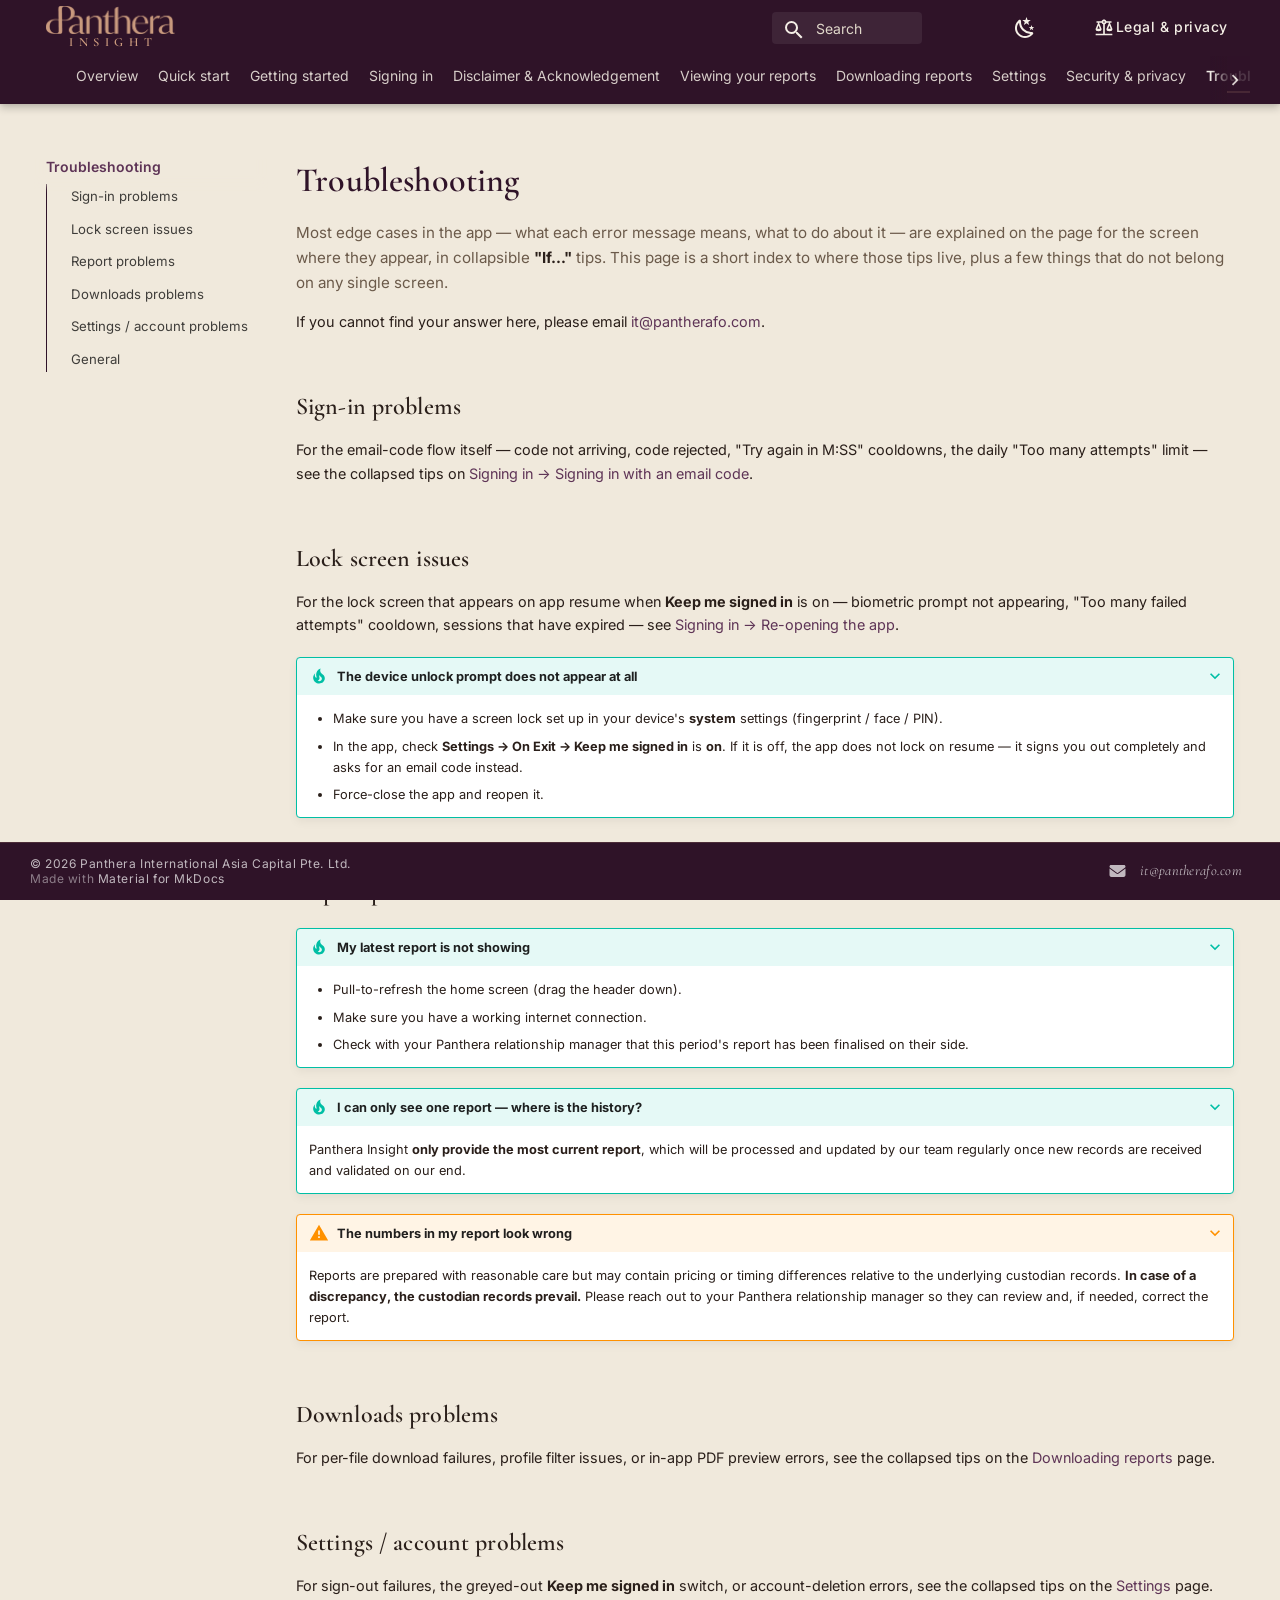
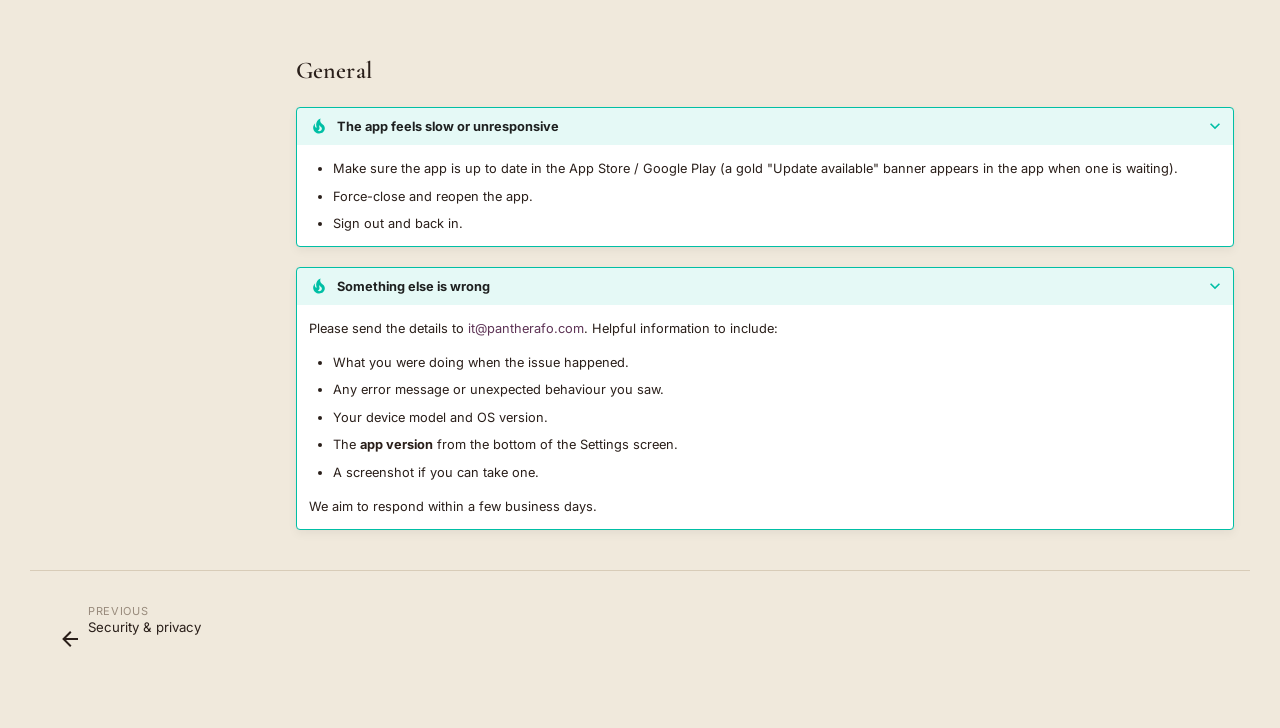
<file: site/user-guide/troubleshooting/index.html>
<!doctype html>
<html lang="en" class="no-js">
  <head>
    
      <meta charset="utf-8">
      <meta name="viewport" content="width=device-width,initial-scale=1">
      
        <meta name="description" content="User guide for the Panthera Insight mobile app.">
      
      
        <meta name="author" content="Panthera International Asia Capital Pte. Ltd.">
      
      
      
        <link rel="prev" href="../security-and-privacy/">
      
      
      
      <link rel="icon" href="../../assets/favicon.png">
      <meta name="generator" content="mkdocs-1.6.1, mkdocs-material-9.5.39">
    
    
      
        <title>Troubleshooting - Panthera Insight</title>
      
    
    
      <link rel="stylesheet" href="../../assets/stylesheets/main.8c3ca2c6.min.css">
      
        
        <link rel="stylesheet" href="../../assets/stylesheets/palette.06af60db.min.css">
      
      


    
    
      
    
    
      
        
        
        <link rel="preconnect" href="https://fonts.gstatic.com" crossorigin>
        <link rel="stylesheet" href="https://fonts.googleapis.com/css?family=Inter:300,300i,400,400i,700,700i%7CJetBrains+Mono:400,400i,700,700i&display=fallback">
        <style>:root{--md-text-font:"Inter";--md-code-font:"JetBrains Mono"}</style>
      
    
    
      <link rel="stylesheet" href="../../stylesheets/extra.css">
    
    <script>__md_scope=new URL("../..",location),__md_hash=e=>[...e].reduce(((e,_)=>(e<<5)-e+_.charCodeAt(0)),0),__md_get=(e,_=localStorage,t=__md_scope)=>JSON.parse(_.getItem(t.pathname+"."+e)),__md_set=(e,_,t=localStorage,a=__md_scope)=>{try{t.setItem(a.pathname+"."+e,JSON.stringify(_))}catch(e){}}</script>
    
      

    
    
    
  </head>
  
  
    
    
      
    
    
    
    
    <body dir="ltr" data-md-color-scheme="panthera-light" data-md-color-primary="indigo" data-md-color-accent="indigo">
  
    
    <input class="md-toggle" data-md-toggle="drawer" type="checkbox" id="__drawer" autocomplete="off">
    <input class="md-toggle" data-md-toggle="search" type="checkbox" id="__search" autocomplete="off">
    <label class="md-overlay" for="__drawer"></label>
    <div data-md-component="skip">
      
        
        <a href="#troubleshooting" class="md-skip">
          Skip to content
        </a>
      
    </div>
    <div data-md-component="announce">
      
    </div>
    
    
      

  

<header class="md-header md-header--shadow md-header--lifted" data-md-component="header">
  <nav class="md-header__inner md-grid" aria-label="Header">
    <a href="../.." title="Panthera Insight" class="md-header__button md-logo" aria-label="Panthera Insight" data-md-component="logo">
      
  <img src="../../assets/panthera-wordmark-gold.png" alt="logo">

    </a>
    <label class="md-header__button md-icon" for="__drawer">
      
      <svg xmlns="http://www.w3.org/2000/svg" viewBox="0 0 24 24"><path d="M3 6h18v2H3zm0 5h18v2H3zm0 5h18v2H3z"/></svg>
    </label>
    <div class="md-header__title" data-md-component="header-title">
      <div class="md-header__ellipsis">
        <div class="md-header__topic">
          <span class="md-ellipsis">
            Panthera Insight
          </span>
        </div>
        <div class="md-header__topic" data-md-component="header-topic">
          <span class="md-ellipsis">
            
              Troubleshooting
            
          </span>
        </div>
      </div>
    </div>
    
      
        <form class="md-header__option" data-md-component="palette">
  
    
    
    
    <input class="md-option" data-md-color-media="(prefers-color-scheme: light)" data-md-color-scheme="panthera-light" data-md-color-primary="indigo" data-md-color-accent="indigo"  aria-label="Switch to dark mode"  type="radio" name="__palette" id="__palette_0">
    
      <label class="md-header__button md-icon" title="Switch to dark mode" for="__palette_1" hidden>
        <svg xmlns="http://www.w3.org/2000/svg" viewBox="0 0 24 24"><path d="m17.75 4.09-2.53 1.94.91 3.06-2.63-1.81-2.63 1.81.91-3.06-2.53-1.94L12.44 4l1.06-3 1.06 3zm3.5 6.91-1.64 1.25.59 1.98-1.7-1.17-1.7 1.17.59-1.98L15.75 11l2.06-.05L18.5 9l.69 1.95zm-2.28 4.95c.83-.08 1.72 1.1 1.19 1.85-.32.45-.66.87-1.08 1.27C15.17 23 8.84 23 4.94 19.07c-3.91-3.9-3.91-10.24 0-14.14.4-.4.82-.76 1.27-1.08.75-.53 1.93.36 1.85 1.19-.27 2.86.69 5.83 2.89 8.02a9.96 9.96 0 0 0 8.02 2.89m-1.64 2.02a12.08 12.08 0 0 1-7.8-3.47c-2.17-2.19-3.33-5-3.49-7.82-2.81 3.14-2.7 7.96.31 10.98 3.02 3.01 7.84 3.12 10.98.31"/></svg>
      </label>
    
  
    
    
    
    <input class="md-option" data-md-color-media="(prefers-color-scheme: dark)" data-md-color-scheme="slate" data-md-color-primary="black" data-md-color-accent="deep-purple"  aria-label="Switch to light mode"  type="radio" name="__palette" id="__palette_1">
    
      <label class="md-header__button md-icon" title="Switch to light mode" for="__palette_0" hidden>
        <svg xmlns="http://www.w3.org/2000/svg" viewBox="0 0 24 24"><path d="M12 7a5 5 0 0 1 5 5 5 5 0 0 1-5 5 5 5 0 0 1-5-5 5 5 0 0 1 5-5m0 2a3 3 0 0 0-3 3 3 3 0 0 0 3 3 3 3 0 0 0 3-3 3 3 0 0 0-3-3m0-7 2.39 3.42C13.65 5.15 12.84 5 12 5s-1.65.15-2.39.42zM3.34 7l4.16-.35A7.2 7.2 0 0 0 5.94 8.5c-.44.74-.69 1.5-.83 2.29zm.02 10 1.76-3.77a7.131 7.131 0 0 0 2.38 4.14zM20.65 7l-1.77 3.79a7.02 7.02 0 0 0-2.38-4.15zm-.01 10-4.14.36c.59-.51 1.12-1.14 1.54-1.86.42-.73.69-1.5.83-2.29zM12 22l-2.41-3.44c.74.27 1.55.44 2.41.44.82 0 1.63-.17 2.37-.44z"/></svg>
      </label>
    
  
</form>
      
    
    
      <script>var palette=__md_get("__palette");if(palette&&palette.color){if("(prefers-color-scheme)"===palette.color.media){var media=matchMedia("(prefers-color-scheme: light)"),input=document.querySelector(media.matches?"[data-md-color-media='(prefers-color-scheme: light)']":"[data-md-color-media='(prefers-color-scheme: dark)']");palette.color.media=input.getAttribute("data-md-color-media"),palette.color.scheme=input.getAttribute("data-md-color-scheme"),palette.color.primary=input.getAttribute("data-md-color-primary"),palette.color.accent=input.getAttribute("data-md-color-accent")}for(var[key,value]of Object.entries(palette.color))document.body.setAttribute("data-md-color-"+key,value)}</script>
    
    
    
      <label class="md-header__button md-icon" for="__search">
        
        <svg xmlns="http://www.w3.org/2000/svg" viewBox="0 0 24 24"><path d="M9.5 3A6.5 6.5 0 0 1 16 9.5c0 1.61-.59 3.09-1.56 4.23l.27.27h.79l5 5-1.5 1.5-5-5v-.79l-.27-.27A6.52 6.52 0 0 1 9.5 16 6.5 6.5 0 0 1 3 9.5 6.5 6.5 0 0 1 9.5 3m0 2C7 5 5 7 5 9.5S7 14 9.5 14 14 12 14 9.5 12 5 9.5 5"/></svg>
      </label>
      <div class="md-search" data-md-component="search" role="dialog">
  <label class="md-search__overlay" for="__search"></label>
  <div class="md-search__inner" role="search">
    <form class="md-search__form" name="search">
      <input type="text" class="md-search__input" name="query" aria-label="Search" placeholder="Search" autocapitalize="off" autocorrect="off" autocomplete="off" spellcheck="false" data-md-component="search-query" required>
      <label class="md-search__icon md-icon" for="__search">
        
        <svg xmlns="http://www.w3.org/2000/svg" viewBox="0 0 24 24"><path d="M9.5 3A6.5 6.5 0 0 1 16 9.5c0 1.61-.59 3.09-1.56 4.23l.27.27h.79l5 5-1.5 1.5-5-5v-.79l-.27-.27A6.52 6.52 0 0 1 9.5 16 6.5 6.5 0 0 1 3 9.5 6.5 6.5 0 0 1 9.5 3m0 2C7 5 5 7 5 9.5S7 14 9.5 14 14 12 14 9.5 12 5 9.5 5"/></svg>
        
        <svg xmlns="http://www.w3.org/2000/svg" viewBox="0 0 24 24"><path d="M20 11v2H8l5.5 5.5-1.42 1.42L4.16 12l7.92-7.92L13.5 5.5 8 11z"/></svg>
      </label>
      <nav class="md-search__options" aria-label="Search">
        
        <button type="reset" class="md-search__icon md-icon" title="Clear" aria-label="Clear" tabindex="-1">
          
          <svg xmlns="http://www.w3.org/2000/svg" viewBox="0 0 24 24"><path d="M19 6.41 17.59 5 12 10.59 6.41 5 5 6.41 10.59 12 5 17.59 6.41 19 12 13.41 17.59 19 19 17.59 13.41 12z"/></svg>
        </button>
      </nav>
      
        <div class="md-search__suggest" data-md-component="search-suggest"></div>
      
    </form>
    <div class="md-search__output">
      <div class="md-search__scrollwrap" tabindex="0" data-md-scrollfix>
        <div class="md-search-result" data-md-component="search-result">
          <div class="md-search-result__meta">
            Initializing search
          </div>
          <ol class="md-search-result__list" role="presentation"></ol>
        </div>
      </div>
    </div>
  </div>
</div>
    
    
      <div class="md-header__source">
        <a href="https://panthera-sg.github.io/panthera-insight-legal/" title="Go to repository" class="md-source" data-md-component="source">
  <div class="md-source__icon md-icon">
    
    <svg xmlns="http://www.w3.org/2000/svg" viewBox="0 0 24 24"><path d="M12 3c-1.27 0-2.4.8-2.82 2H3v2h1.95L2 14c-.47 2 1 3 3.5 3s4.06-1 3.5-3L6.05 7h3.12c.33.85.98 1.5 1.83 1.83V20H2v2h20v-2h-9V8.82c.85-.32 1.5-.97 1.82-1.82h3.13L15 14c-.47 2 1 3 3.5 3s4.06-1 3.5-3l-2.95-7H21V5h-6.17C14.4 3.8 13.27 3 12 3m0 2a1 1 0 0 1 1 1 1 1 0 0 1-1 1 1 1 0 0 1-1-1 1 1 0 0 1 1-1m-6.5 5.25L7 14H4zm13 0L20 14h-3z"/></svg>
  </div>
  <div class="md-source__repository">
    Legal & privacy
  </div>
</a>
      </div>
    
  </nav>
  
    
      
<nav class="md-tabs" aria-label="Tabs" data-md-component="tabs">
  <div class="md-grid">
    <ul class="md-tabs__list">
      
        
  
  
  
    <li class="md-tabs__item">
      <a href="../.." class="md-tabs__link">
        
  
    
  
  Overview

      </a>
    </li>
  

      
        
  
  
  
    <li class="md-tabs__item">
      <a href="../quick-start/" class="md-tabs__link">
        
  
    
  
  Quick start

      </a>
    </li>
  

      
        
  
  
  
    <li class="md-tabs__item">
      <a href="../getting-started/" class="md-tabs__link">
        
  
    
  
  Getting started

      </a>
    </li>
  

      
        
  
  
  
    <li class="md-tabs__item">
      <a href="../signing-in/" class="md-tabs__link">
        
  
    
  
  Signing in

      </a>
    </li>
  

      
        
  
  
  
    <li class="md-tabs__item">
      <a href="../disclaimer/" class="md-tabs__link">
        
  
    
  
  Disclaimer & Acknowledgement

      </a>
    </li>
  

      
        
  
  
  
    <li class="md-tabs__item">
      <a href="../viewing-reports/" class="md-tabs__link">
        
  
    
  
  Viewing your reports

      </a>
    </li>
  

      
        
  
  
  
    <li class="md-tabs__item">
      <a href="../downloads/" class="md-tabs__link">
        
  
    
  
  Downloading reports

      </a>
    </li>
  

      
        
  
  
  
    <li class="md-tabs__item">
      <a href="../settings/" class="md-tabs__link">
        
  
    
  
  Settings

      </a>
    </li>
  

      
        
  
  
  
    <li class="md-tabs__item">
      <a href="../security-and-privacy/" class="md-tabs__link">
        
  
    
  
  Security & privacy

      </a>
    </li>
  

      
        
  
  
    
  
  
    <li class="md-tabs__item md-tabs__item--active">
      <a href="./" class="md-tabs__link">
        
  
    
  
  Troubleshooting

      </a>
    </li>
  

      
    </ul>
  </div>
</nav>
    
  
</header>
    
    <div class="md-container" data-md-component="container">
      
      
        
      
      <main class="md-main" data-md-component="main">
        <div class="md-main__inner md-grid">
          
            
              
              <div class="md-sidebar md-sidebar--primary" data-md-component="sidebar" data-md-type="navigation" >
                <div class="md-sidebar__scrollwrap">
                  <div class="md-sidebar__inner">
                    


  


  

<nav class="md-nav md-nav--primary md-nav--lifted md-nav--integrated" aria-label="Navigation" data-md-level="0">
  <label class="md-nav__title" for="__drawer">
    <a href="../.." title="Panthera Insight" class="md-nav__button md-logo" aria-label="Panthera Insight" data-md-component="logo">
      
  <img src="../../assets/panthera-wordmark-gold.png" alt="logo">

    </a>
    Panthera Insight
  </label>
  
    <div class="md-nav__source">
      <a href="https://panthera-sg.github.io/panthera-insight-legal/" title="Go to repository" class="md-source" data-md-component="source">
  <div class="md-source__icon md-icon">
    
    <svg xmlns="http://www.w3.org/2000/svg" viewBox="0 0 24 24"><path d="M12 3c-1.27 0-2.4.8-2.82 2H3v2h1.95L2 14c-.47 2 1 3 3.5 3s4.06-1 3.5-3L6.05 7h3.12c.33.85.98 1.5 1.83 1.83V20H2v2h20v-2h-9V8.82c.85-.32 1.5-.97 1.82-1.82h3.13L15 14c-.47 2 1 3 3.5 3s4.06-1 3.5-3l-2.95-7H21V5h-6.17C14.4 3.8 13.27 3 12 3m0 2a1 1 0 0 1 1 1 1 1 0 0 1-1 1 1 1 0 0 1-1-1 1 1 0 0 1 1-1m-6.5 5.25L7 14H4zm13 0L20 14h-3z"/></svg>
  </div>
  <div class="md-source__repository">
    Legal & privacy
  </div>
</a>
    </div>
  
  <ul class="md-nav__list" data-md-scrollfix>
    
      
      
  
  
  
  
    <li class="md-nav__item">
      <a href="../.." class="md-nav__link">
        
  
  <span class="md-ellipsis">
    Overview
  </span>
  

      </a>
    </li>
  

    
      
      
  
  
  
  
    <li class="md-nav__item">
      <a href="../quick-start/" class="md-nav__link">
        
  
  <span class="md-ellipsis">
    Quick start
  </span>
  

      </a>
    </li>
  

    
      
      
  
  
  
  
    <li class="md-nav__item">
      <a href="../getting-started/" class="md-nav__link">
        
  
  <span class="md-ellipsis">
    Getting started
  </span>
  

      </a>
    </li>
  

    
      
      
  
  
  
  
    <li class="md-nav__item">
      <a href="../signing-in/" class="md-nav__link">
        
  
  <span class="md-ellipsis">
    Signing in
  </span>
  

      </a>
    </li>
  

    
      
      
  
  
  
  
    <li class="md-nav__item">
      <a href="../disclaimer/" class="md-nav__link">
        
  
  <span class="md-ellipsis">
    Disclaimer & Acknowledgement
  </span>
  

      </a>
    </li>
  

    
      
      
  
  
  
  
    <li class="md-nav__item">
      <a href="../viewing-reports/" class="md-nav__link">
        
  
  <span class="md-ellipsis">
    Viewing your reports
  </span>
  

      </a>
    </li>
  

    
      
      
  
  
  
  
    <li class="md-nav__item">
      <a href="../downloads/" class="md-nav__link">
        
  
  <span class="md-ellipsis">
    Downloading reports
  </span>
  

      </a>
    </li>
  

    
      
      
  
  
  
  
    <li class="md-nav__item">
      <a href="../settings/" class="md-nav__link">
        
  
  <span class="md-ellipsis">
    Settings
  </span>
  

      </a>
    </li>
  

    
      
      
  
  
  
  
    <li class="md-nav__item">
      <a href="../security-and-privacy/" class="md-nav__link">
        
  
  <span class="md-ellipsis">
    Security & privacy
  </span>
  

      </a>
    </li>
  

    
      
      
  
  
    
  
  
  
    <li class="md-nav__item md-nav__item--active">
      
      <input class="md-nav__toggle md-toggle" type="checkbox" id="__toc">
      
      
        
      
      
        <label class="md-nav__link md-nav__link--active" for="__toc">
          
  
  <span class="md-ellipsis">
    Troubleshooting
  </span>
  

          <span class="md-nav__icon md-icon"></span>
        </label>
      
      <a href="./" class="md-nav__link md-nav__link--active">
        
  
  <span class="md-ellipsis">
    Troubleshooting
  </span>
  

      </a>
      
        

<nav class="md-nav md-nav--secondary" aria-label="Table of contents">
  
  
  
    
  
  
    <label class="md-nav__title" for="__toc">
      <span class="md-nav__icon md-icon"></span>
      Table of contents
    </label>
    <ul class="md-nav__list" data-md-component="toc" data-md-scrollfix>
      
        <li class="md-nav__item">
  <a href="#sign-in-problems" class="md-nav__link">
    <span class="md-ellipsis">
      Sign-in problems
    </span>
  </a>
  
</li>
      
        <li class="md-nav__item">
  <a href="#lock-screen-issues" class="md-nav__link">
    <span class="md-ellipsis">
      Lock screen issues
    </span>
  </a>
  
</li>
      
        <li class="md-nav__item">
  <a href="#report-problems" class="md-nav__link">
    <span class="md-ellipsis">
      Report problems
    </span>
  </a>
  
</li>
      
        <li class="md-nav__item">
  <a href="#downloads-problems" class="md-nav__link">
    <span class="md-ellipsis">
      Downloads problems
    </span>
  </a>
  
</li>
      
        <li class="md-nav__item">
  <a href="#settings-account-problems" class="md-nav__link">
    <span class="md-ellipsis">
      Settings / account problems
    </span>
  </a>
  
</li>
      
        <li class="md-nav__item">
  <a href="#general" class="md-nav__link">
    <span class="md-ellipsis">
      General
    </span>
  </a>
  
</li>
      
    </ul>
  
</nav>
      
    </li>
  

    
  </ul>
</nav>
                  </div>
                </div>
              </div>
            
            
          
          
            <div class="md-content" data-md-component="content">
              <article class="md-content__inner md-typeset">
                
                  


<h1 id="troubleshooting">Troubleshooting<a class="headerlink" href="#troubleshooting" title="Permanent link">&para;</a></h1>
<p>Most edge cases in the app — what each error message means, what to do about it — are explained on the page for the screen where they appear, in collapsible <strong>"If…"</strong> tips. This page is a short index to where those tips live, plus a few things that do not belong on any single screen.</p>
<p>If you cannot find your answer here, please email <a href="mailto:it@pantherafo.com">it@pantherafo.com</a>.</p>
<h2 id="sign-in-problems">Sign-in problems<a class="headerlink" href="#sign-in-problems" title="Permanent link">&para;</a></h2>
<p>For the email-code flow itself — code not arriving, code rejected, "Try again in M:SS" cooldowns, the daily "Too many attempts" limit — see the collapsed tips on <a href="../signing-in/#signing-in-with-an-email-code">Signing in → Signing in with an email code</a>.</p>
<h2 id="lock-screen-issues">Lock screen issues<a class="headerlink" href="#lock-screen-issues" title="Permanent link">&para;</a></h2>
<p>For the lock screen that appears on app resume when <strong>Keep me signed in</strong> is on — biometric prompt not appearing, "Too many failed attempts" cooldown, sessions that have expired — see <a href="../signing-in/#re-opening-the-app-the-lock-screen">Signing in → Re-opening the app</a>.</p>
<details open class="tip">
<summary>The device unlock prompt does not appear at all</summary>
<ul>
<li>Make sure you have a screen lock set up in your device's <strong>system</strong> settings (fingerprint / face / PIN).</li>
<li>In the app, check <strong>Settings → On Exit → Keep me signed in</strong> is <strong>on</strong>. If it is off, the app does not lock on resume — it signs you out completely and asks for an email code instead.</li>
<li>Force-close the app and reopen it.</li>
</ul>
</details>
<h2 id="report-problems">Report problems<a class="headerlink" href="#report-problems" title="Permanent link">&para;</a></h2>
<details open class="tip">
<summary>My latest report is not showing</summary>
<ul>
<li>Pull-to-refresh the home screen (drag the header down).</li>
<li>Make sure you have a working internet connection.</li>
<li>Check with your Panthera relationship manager that this period's report has been finalised on their side.</li>
</ul>
</details>
<details open class="tip">
<summary>I can only see one report — where is the history?</summary>
<p>Panthera Insight <strong>only provide the most current report</strong>, which will be processed and updated by our team regularly once new records are received and validated on our end.</p>
</details>
<details open class="warning">
<summary>The numbers in my report look wrong</summary>
<p>Reports are prepared with reasonable care but may contain pricing or timing differences relative to the underlying custodian records. <strong>In case of a discrepancy, the custodian records prevail.</strong> Please reach out to your Panthera relationship manager so they can review and, if needed, correct the report.</p>
</details>
<h2 id="downloads-problems">Downloads problems<a class="headerlink" href="#downloads-problems" title="Permanent link">&para;</a></h2>
<p>For per-file download failures, profile filter issues, or in-app PDF preview errors, see the collapsed tips on the <a href="../downloads/">Downloading reports</a> page.</p>
<h2 id="settings-account-problems">Settings / account problems<a class="headerlink" href="#settings-account-problems" title="Permanent link">&para;</a></h2>
<p>For sign-out failures, the greyed-out <strong>Keep me signed in</strong> switch, or account-deletion errors, see the collapsed tips on the <a href="../settings/">Settings</a> page.</p>
<h2 id="general">General<a class="headerlink" href="#general" title="Permanent link">&para;</a></h2>
<details open class="tip">
<summary>The app feels slow or unresponsive</summary>
<ul>
<li>Make sure the app is up to date in the App Store / Google Play (a gold "Update available" banner appears in the app when one is waiting).</li>
<li>Force-close and reopen the app.</li>
<li>Sign out and back in.</li>
</ul>
</details>
<details open class="tip">
<summary>Something else is wrong</summary>
<p>Please send the details to <a href="mailto:it@pantherafo.com">it@pantherafo.com</a>. Helpful information to include:</p>
<ul>
<li>What you were doing when the issue happened.</li>
<li>Any error message or unexpected behaviour you saw.</li>
<li>Your device model and OS version.</li>
<li>The <strong>app version</strong> from the bottom of the Settings screen.</li>
<li>A screenshot if you can take one.</li>
</ul>
<p>We aim to respond within a few business days.</p>
</details>












                
              </article>
            </div>
          
          
  <script>var tabs=__md_get("__tabs");if(Array.isArray(tabs))e:for(var set of document.querySelectorAll(".tabbed-set")){var labels=set.querySelector(".tabbed-labels");for(var tab of tabs)for(var label of labels.getElementsByTagName("label"))if(label.innerText.trim()===tab){var input=document.getElementById(label.htmlFor);input.checked=!0;continue e}}</script>

<script>var target=document.getElementById(location.hash.slice(1));target&&target.name&&(target.checked=target.name.startsWith("__tabbed_"))</script>
        </div>
        
          <button type="button" class="md-top md-icon" data-md-component="top" hidden>
  
  <svg xmlns="http://www.w3.org/2000/svg" viewBox="0 0 24 24"><path d="M13 20h-2V8l-5.5 5.5-1.42-1.42L12 4.16l7.92 7.92-1.42 1.42L13 8z"/></svg>
  Back to top
</button>
        
      </main>
      
        <footer class="md-footer">
  
    
      
      <nav class="md-footer__inner md-grid" aria-label="Footer" >
        
          
          <a href="../security-and-privacy/" class="md-footer__link md-footer__link--prev" aria-label="Previous: Security &amp; privacy">
            <div class="md-footer__button md-icon">
              
              <svg xmlns="http://www.w3.org/2000/svg" viewBox="0 0 24 24"><path d="M20 11v2H8l5.5 5.5-1.42 1.42L4.16 12l7.92-7.92L13.5 5.5 8 11z"/></svg>
            </div>
            <div class="md-footer__title">
              <span class="md-footer__direction">
                Previous
              </span>
              <div class="md-ellipsis">
                Security & privacy
              </div>
            </div>
          </a>
        
        
      </nav>
    
  
  <div class="md-footer-meta md-typeset">
    <div class="md-footer-meta__inner md-grid">
      <div class="md-copyright">
  
    <div class="md-copyright__highlight">
      &copy; 2026 Panthera International Asia Capital Pte. Ltd.

    </div>
  
  
    Made with
    <a href="https://squidfunk.github.io/mkdocs-material/" target="_blank" rel="noopener">
      Material for MkDocs
    </a>
  
</div>
      
        <div class="md-social">
  
    
    
    
    
    <a href="mailto:it@pantherafo.com" target="_blank" rel="noopener" title="it@pantherafo.com" class="md-social__link">
      <svg xmlns="http://www.w3.org/2000/svg" viewBox="0 0 512 512"><!--! Font Awesome Free 6.6.0 by @fontawesome - https://fontawesome.com License - https://fontawesome.com/license/free (Icons: CC BY 4.0, Fonts: SIL OFL 1.1, Code: MIT License) Copyright 2024 Fonticons, Inc.--><path d="M48 64C21.5 64 0 85.5 0 112c0 15.1 7.1 29.3 19.2 38.4l217.6 163.2c11.4 8.5 27 8.5 38.4 0l217.6-163.2c12.1-9.1 19.2-23.3 19.2-38.4 0-26.5-21.5-48-48-48zM0 176v208c0 35.3 28.7 64 64 64h384c35.3 0 64-28.7 64-64V176L294.4 339.2a63.9 63.9 0 0 1-76.8 0z"/></svg>
    </a>
  
</div>
      
    </div>
  </div>
</footer>
      
    </div>
    <div class="md-dialog" data-md-component="dialog">
      <div class="md-dialog__inner md-typeset"></div>
    </div>
    
    
    <script id="__config" type="application/json">{"base": "../..", "features": ["navigation.tabs", "navigation.tabs.sticky", "navigation.sections", "navigation.top", "navigation.indexes", "navigation.footer", "search.suggest", "search.highlight", "content.code.copy", "content.tabs.link", "toc.integrate", "toc.follow"], "search": "../../assets/javascripts/workers/search.6ce7567c.min.js", "translations": {"clipboard.copied": "Copied to clipboard", "clipboard.copy": "Copy to clipboard", "search.result.more.one": "1 more on this page", "search.result.more.other": "# more on this page", "search.result.none": "No matching documents", "search.result.one": "1 matching document", "search.result.other": "# matching documents", "search.result.placeholder": "Type to start searching", "search.result.term.missing": "Missing", "select.version": "Select version"}}</script>
    
    
      <script src="../../assets/javascripts/bundle.525ec568.min.js"></script>
      
        <script src="../../javascripts/tab-scroll.js"></script>
      
    
  </body>
</html>
</file>
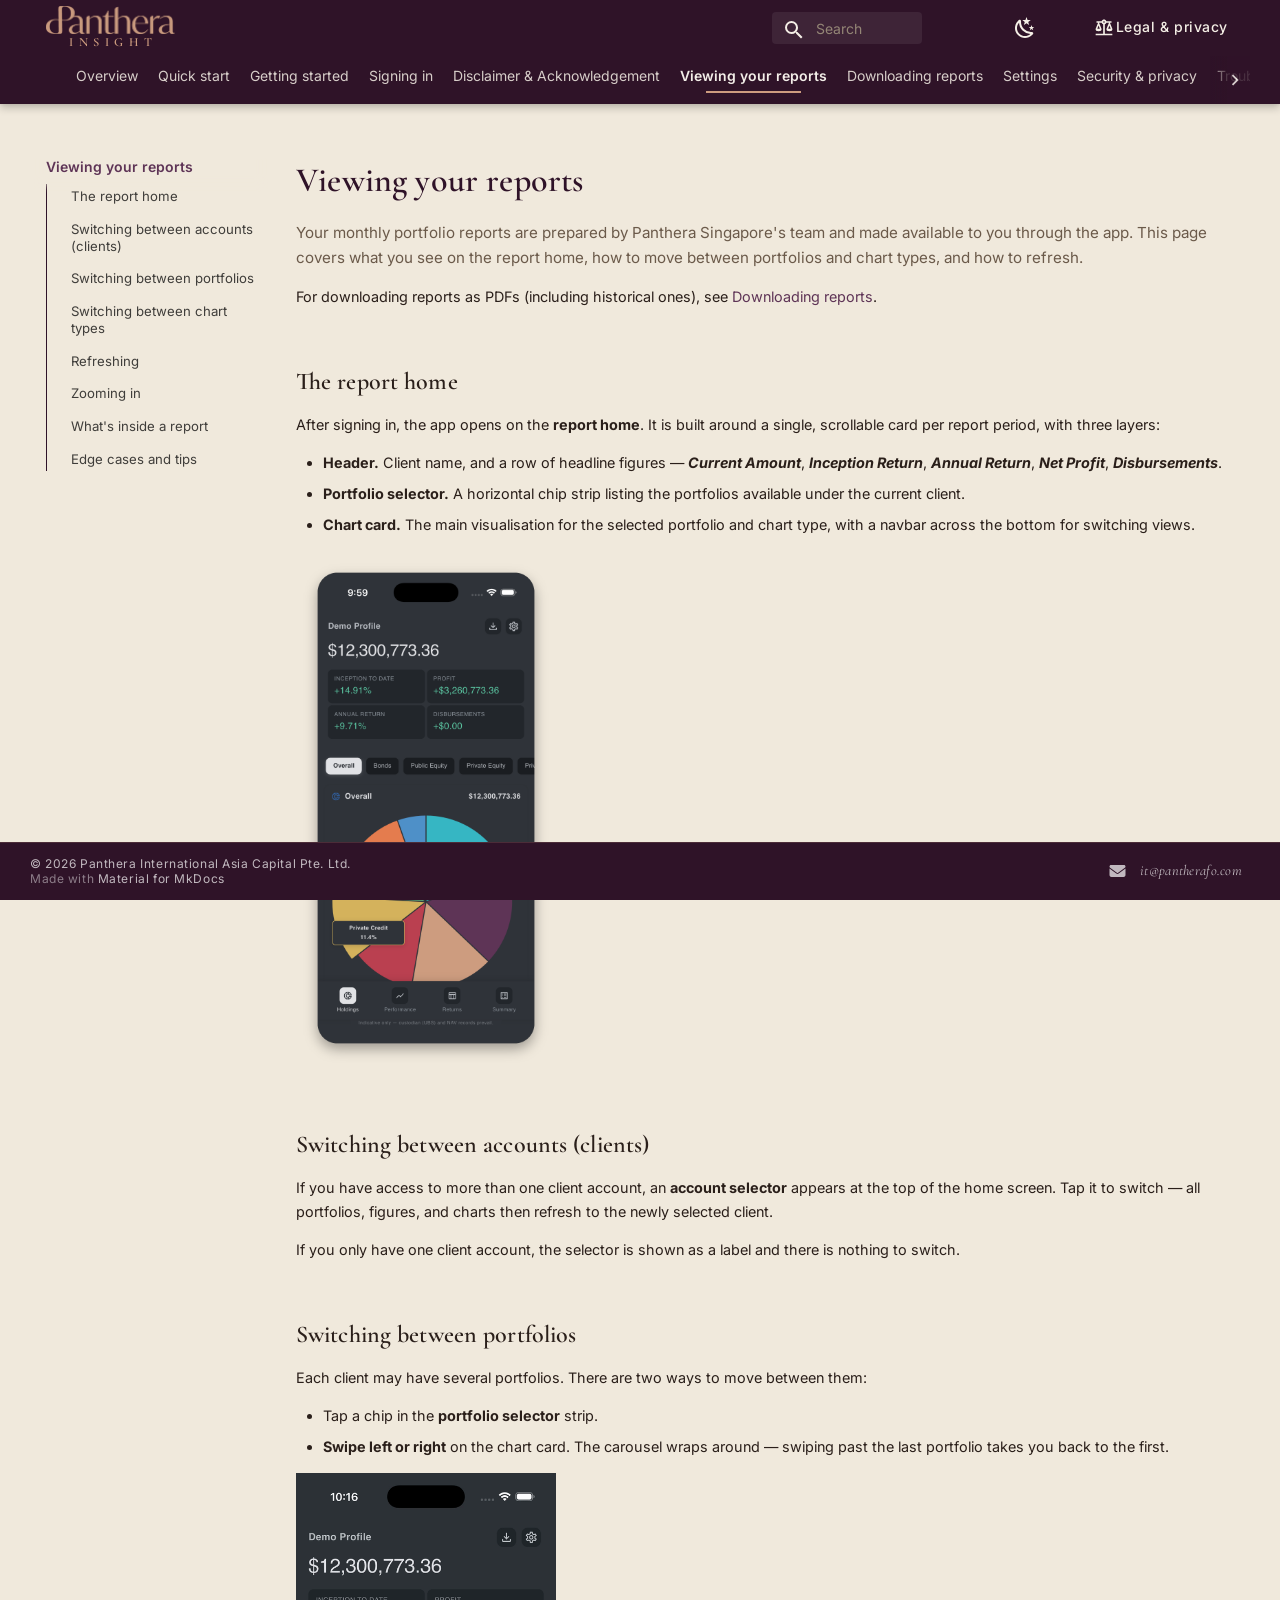
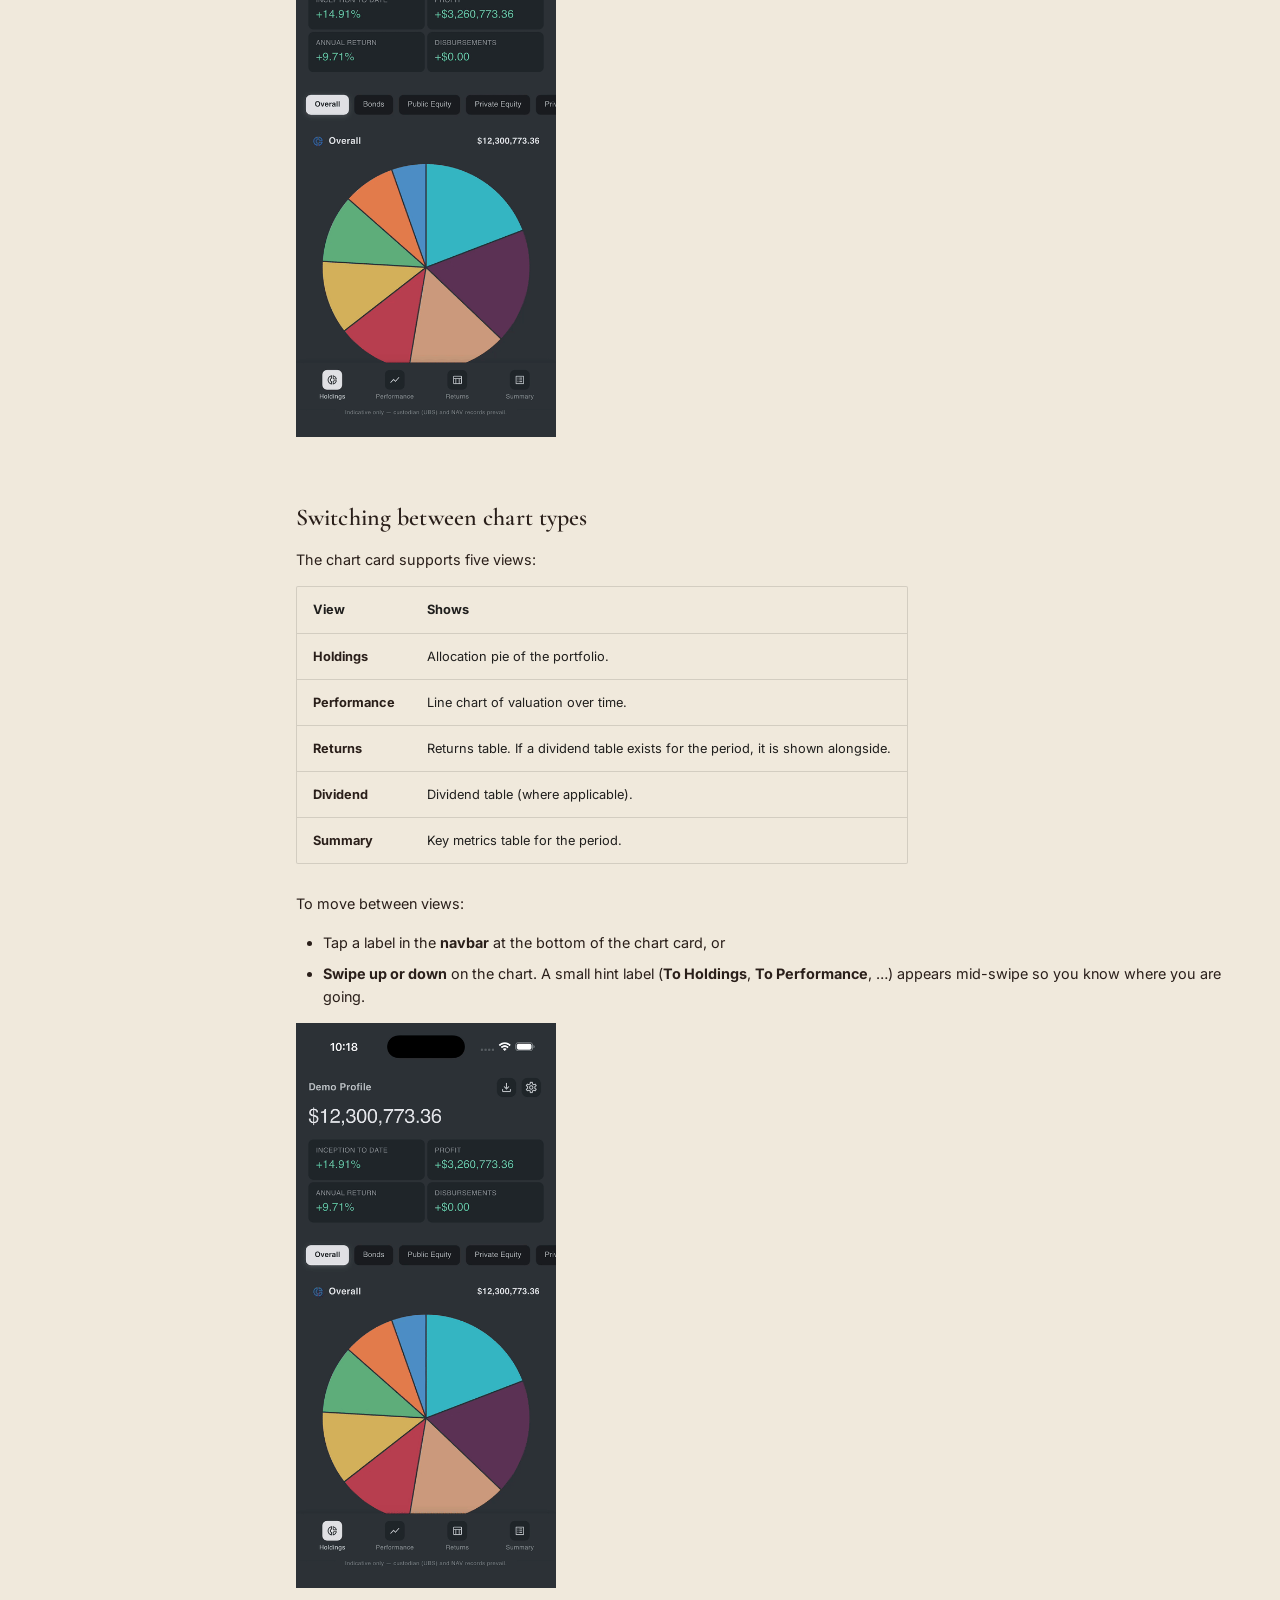
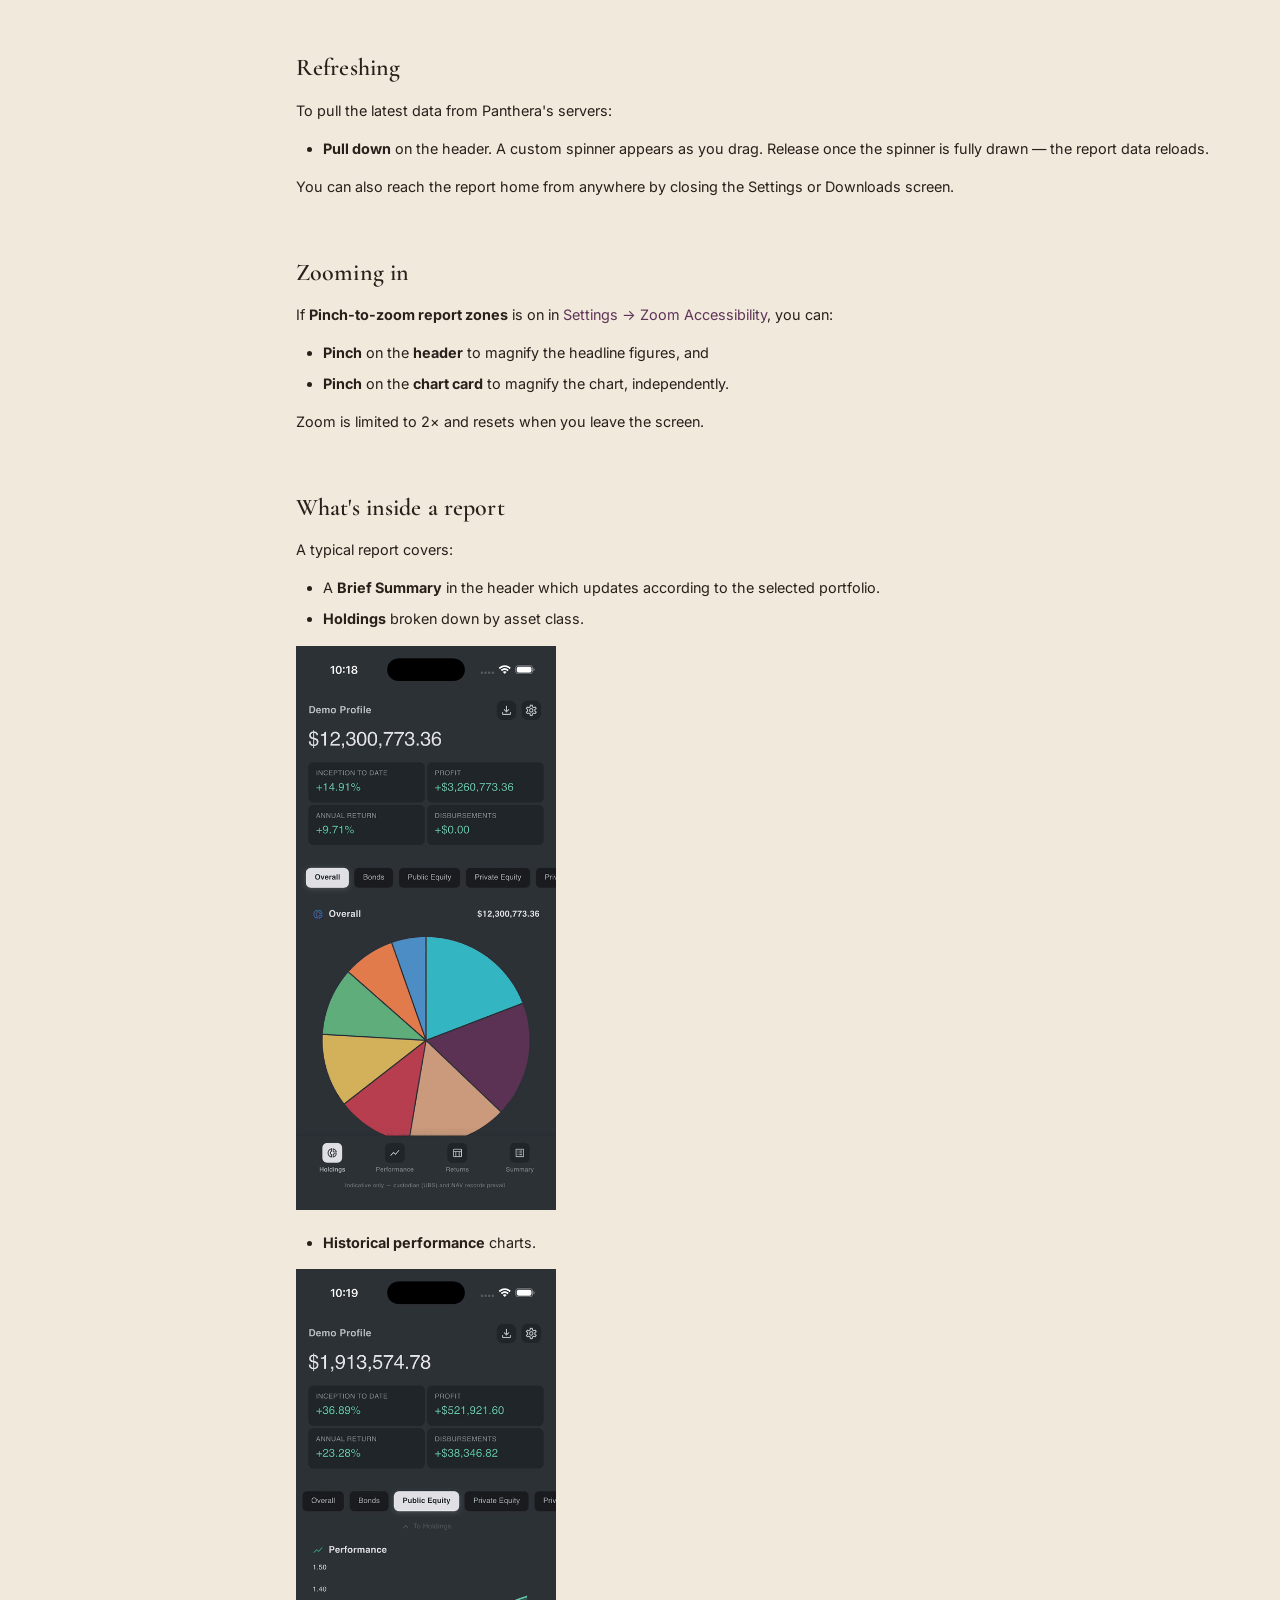
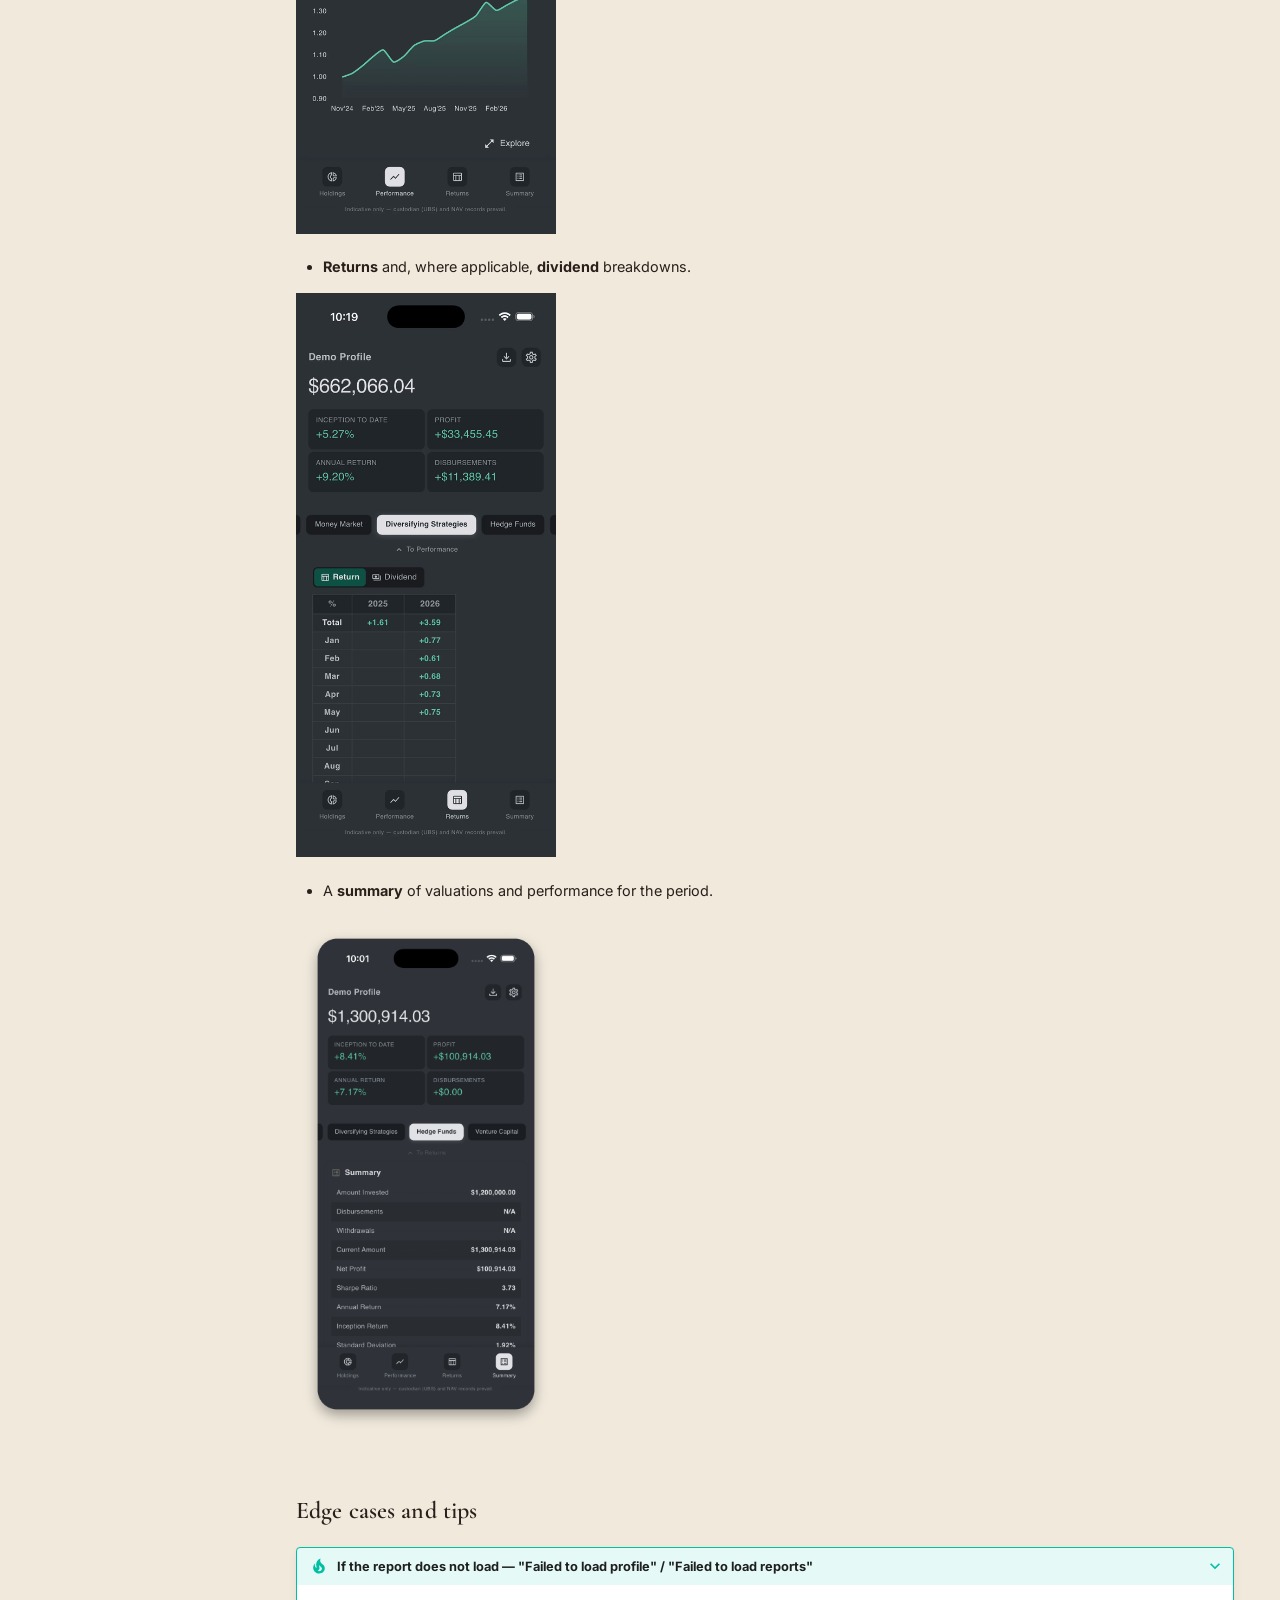
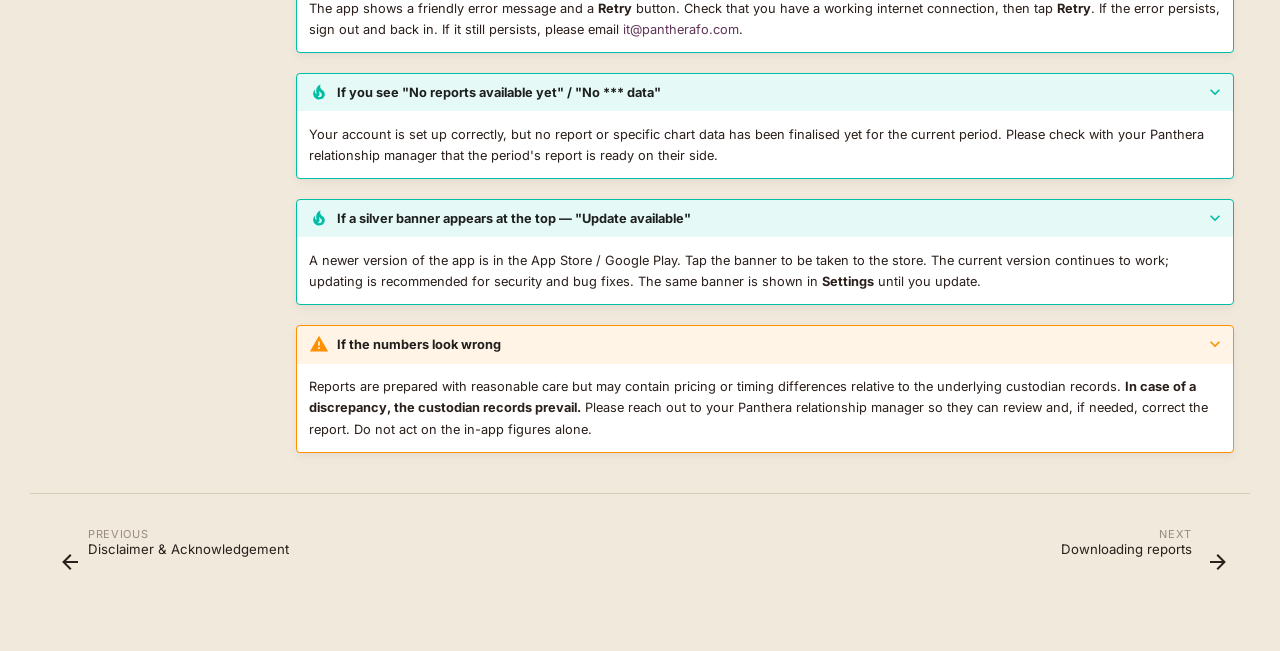
<file: site/user-guide/viewing-reports/index.html>
<!doctype html>
<html lang="en" class="no-js">
  <head>
    
      <meta charset="utf-8">
      <meta name="viewport" content="width=device-width,initial-scale=1">
      
        <meta name="description" content="User guide for the Panthera Insight mobile app.">
      
      
        <meta name="author" content="Panthera International Asia Capital Pte. Ltd.">
      
      
      
        <link rel="prev" href="../disclaimer/">
      
      
        <link rel="next" href="../downloads/">
      
      
      <link rel="icon" href="../../assets/favicon.png">
      <meta name="generator" content="mkdocs-1.6.1, mkdocs-material-9.5.39">
    
    
      
        <title>Viewing your reports - Panthera Insight</title>
      
    
    
      <link rel="stylesheet" href="../../assets/stylesheets/main.8c3ca2c6.min.css">
      
        
        <link rel="stylesheet" href="../../assets/stylesheets/palette.06af60db.min.css">
      
      


    
    
      
    
    
      
        
        
        <link rel="preconnect" href="https://fonts.gstatic.com" crossorigin>
        <link rel="stylesheet" href="https://fonts.googleapis.com/css?family=Inter:300,300i,400,400i,700,700i%7CJetBrains+Mono:400,400i,700,700i&display=fallback">
        <style>:root{--md-text-font:"Inter";--md-code-font:"JetBrains Mono"}</style>
      
    
    
      <link rel="stylesheet" href="../../stylesheets/extra.css">
    
    <script>__md_scope=new URL("../..",location),__md_hash=e=>[...e].reduce(((e,_)=>(e<<5)-e+_.charCodeAt(0)),0),__md_get=(e,_=localStorage,t=__md_scope)=>JSON.parse(_.getItem(t.pathname+"."+e)),__md_set=(e,_,t=localStorage,a=__md_scope)=>{try{t.setItem(a.pathname+"."+e,JSON.stringify(_))}catch(e){}}</script>
    
      

    
    
    
  </head>
  
  
    
    
      
    
    
    
    
    <body dir="ltr" data-md-color-scheme="panthera-light" data-md-color-primary="indigo" data-md-color-accent="indigo">
  
    
    <input class="md-toggle" data-md-toggle="drawer" type="checkbox" id="__drawer" autocomplete="off">
    <input class="md-toggle" data-md-toggle="search" type="checkbox" id="__search" autocomplete="off">
    <label class="md-overlay" for="__drawer"></label>
    <div data-md-component="skip">
      
        
        <a href="#viewing-your-reports" class="md-skip">
          Skip to content
        </a>
      
    </div>
    <div data-md-component="announce">
      
    </div>
    
    
      

  

<header class="md-header md-header--shadow md-header--lifted" data-md-component="header">
  <nav class="md-header__inner md-grid" aria-label="Header">
    <a href="../.." title="Panthera Insight" class="md-header__button md-logo" aria-label="Panthera Insight" data-md-component="logo">
      
  <img src="../../assets/panthera-wordmark-gold.png" alt="logo">

    </a>
    <label class="md-header__button md-icon" for="__drawer">
      
      <svg xmlns="http://www.w3.org/2000/svg" viewBox="0 0 24 24"><path d="M3 6h18v2H3zm0 5h18v2H3zm0 5h18v2H3z"/></svg>
    </label>
    <div class="md-header__title" data-md-component="header-title">
      <div class="md-header__ellipsis">
        <div class="md-header__topic">
          <span class="md-ellipsis">
            Panthera Insight
          </span>
        </div>
        <div class="md-header__topic" data-md-component="header-topic">
          <span class="md-ellipsis">
            
              Viewing your reports
            
          </span>
        </div>
      </div>
    </div>
    
      
        <form class="md-header__option" data-md-component="palette">
  
    
    
    
    <input class="md-option" data-md-color-media="(prefers-color-scheme: light)" data-md-color-scheme="panthera-light" data-md-color-primary="indigo" data-md-color-accent="indigo"  aria-label="Switch to dark mode"  type="radio" name="__palette" id="__palette_0">
    
      <label class="md-header__button md-icon" title="Switch to dark mode" for="__palette_1" hidden>
        <svg xmlns="http://www.w3.org/2000/svg" viewBox="0 0 24 24"><path d="m17.75 4.09-2.53 1.94.91 3.06-2.63-1.81-2.63 1.81.91-3.06-2.53-1.94L12.44 4l1.06-3 1.06 3zm3.5 6.91-1.64 1.25.59 1.98-1.7-1.17-1.7 1.17.59-1.98L15.75 11l2.06-.05L18.5 9l.69 1.95zm-2.28 4.95c.83-.08 1.72 1.1 1.19 1.85-.32.45-.66.87-1.08 1.27C15.17 23 8.84 23 4.94 19.07c-3.91-3.9-3.91-10.24 0-14.14.4-.4.82-.76 1.27-1.08.75-.53 1.93.36 1.85 1.19-.27 2.86.69 5.83 2.89 8.02a9.96 9.96 0 0 0 8.02 2.89m-1.64 2.02a12.08 12.08 0 0 1-7.8-3.47c-2.17-2.19-3.33-5-3.49-7.82-2.81 3.14-2.7 7.96.31 10.98 3.02 3.01 7.84 3.12 10.98.31"/></svg>
      </label>
    
  
    
    
    
    <input class="md-option" data-md-color-media="(prefers-color-scheme: dark)" data-md-color-scheme="slate" data-md-color-primary="black" data-md-color-accent="deep-purple"  aria-label="Switch to light mode"  type="radio" name="__palette" id="__palette_1">
    
      <label class="md-header__button md-icon" title="Switch to light mode" for="__palette_0" hidden>
        <svg xmlns="http://www.w3.org/2000/svg" viewBox="0 0 24 24"><path d="M12 7a5 5 0 0 1 5 5 5 5 0 0 1-5 5 5 5 0 0 1-5-5 5 5 0 0 1 5-5m0 2a3 3 0 0 0-3 3 3 3 0 0 0 3 3 3 3 0 0 0 3-3 3 3 0 0 0-3-3m0-7 2.39 3.42C13.65 5.15 12.84 5 12 5s-1.65.15-2.39.42zM3.34 7l4.16-.35A7.2 7.2 0 0 0 5.94 8.5c-.44.74-.69 1.5-.83 2.29zm.02 10 1.76-3.77a7.131 7.131 0 0 0 2.38 4.14zM20.65 7l-1.77 3.79a7.02 7.02 0 0 0-2.38-4.15zm-.01 10-4.14.36c.59-.51 1.12-1.14 1.54-1.86.42-.73.69-1.5.83-2.29zM12 22l-2.41-3.44c.74.27 1.55.44 2.41.44.82 0 1.63-.17 2.37-.44z"/></svg>
      </label>
    
  
</form>
      
    
    
      <script>var palette=__md_get("__palette");if(palette&&palette.color){if("(prefers-color-scheme)"===palette.color.media){var media=matchMedia("(prefers-color-scheme: light)"),input=document.querySelector(media.matches?"[data-md-color-media='(prefers-color-scheme: light)']":"[data-md-color-media='(prefers-color-scheme: dark)']");palette.color.media=input.getAttribute("data-md-color-media"),palette.color.scheme=input.getAttribute("data-md-color-scheme"),palette.color.primary=input.getAttribute("data-md-color-primary"),palette.color.accent=input.getAttribute("data-md-color-accent")}for(var[key,value]of Object.entries(palette.color))document.body.setAttribute("data-md-color-"+key,value)}</script>
    
    
    
      <label class="md-header__button md-icon" for="__search">
        
        <svg xmlns="http://www.w3.org/2000/svg" viewBox="0 0 24 24"><path d="M9.5 3A6.5 6.5 0 0 1 16 9.5c0 1.61-.59 3.09-1.56 4.23l.27.27h.79l5 5-1.5 1.5-5-5v-.79l-.27-.27A6.52 6.52 0 0 1 9.5 16 6.5 6.5 0 0 1 3 9.5 6.5 6.5 0 0 1 9.5 3m0 2C7 5 5 7 5 9.5S7 14 9.5 14 14 12 14 9.5 12 5 9.5 5"/></svg>
      </label>
      <div class="md-search" data-md-component="search" role="dialog">
  <label class="md-search__overlay" for="__search"></label>
  <div class="md-search__inner" role="search">
    <form class="md-search__form" name="search">
      <input type="text" class="md-search__input" name="query" aria-label="Search" placeholder="Search" autocapitalize="off" autocorrect="off" autocomplete="off" spellcheck="false" data-md-component="search-query" required>
      <label class="md-search__icon md-icon" for="__search">
        
        <svg xmlns="http://www.w3.org/2000/svg" viewBox="0 0 24 24"><path d="M9.5 3A6.5 6.5 0 0 1 16 9.5c0 1.61-.59 3.09-1.56 4.23l.27.27h.79l5 5-1.5 1.5-5-5v-.79l-.27-.27A6.52 6.52 0 0 1 9.5 16 6.5 6.5 0 0 1 3 9.5 6.5 6.5 0 0 1 9.5 3m0 2C7 5 5 7 5 9.5S7 14 9.5 14 14 12 14 9.5 12 5 9.5 5"/></svg>
        
        <svg xmlns="http://www.w3.org/2000/svg" viewBox="0 0 24 24"><path d="M20 11v2H8l5.5 5.5-1.42 1.42L4.16 12l7.92-7.92L13.5 5.5 8 11z"/></svg>
      </label>
      <nav class="md-search__options" aria-label="Search">
        
        <button type="reset" class="md-search__icon md-icon" title="Clear" aria-label="Clear" tabindex="-1">
          
          <svg xmlns="http://www.w3.org/2000/svg" viewBox="0 0 24 24"><path d="M19 6.41 17.59 5 12 10.59 6.41 5 5 6.41 10.59 12 5 17.59 6.41 19 12 13.41 17.59 19 19 17.59 13.41 12z"/></svg>
        </button>
      </nav>
      
        <div class="md-search__suggest" data-md-component="search-suggest"></div>
      
    </form>
    <div class="md-search__output">
      <div class="md-search__scrollwrap" tabindex="0" data-md-scrollfix>
        <div class="md-search-result" data-md-component="search-result">
          <div class="md-search-result__meta">
            Initializing search
          </div>
          <ol class="md-search-result__list" role="presentation"></ol>
        </div>
      </div>
    </div>
  </div>
</div>
    
    
      <div class="md-header__source">
        <a href="https://panthera-sg.github.io/panthera-insight-legal/" title="Go to repository" class="md-source" data-md-component="source">
  <div class="md-source__icon md-icon">
    
    <svg xmlns="http://www.w3.org/2000/svg" viewBox="0 0 24 24"><path d="M12 3c-1.27 0-2.4.8-2.82 2H3v2h1.95L2 14c-.47 2 1 3 3.5 3s4.06-1 3.5-3L6.05 7h3.12c.33.85.98 1.5 1.83 1.83V20H2v2h20v-2h-9V8.82c.85-.32 1.5-.97 1.82-1.82h3.13L15 14c-.47 2 1 3 3.5 3s4.06-1 3.5-3l-2.95-7H21V5h-6.17C14.4 3.8 13.27 3 12 3m0 2a1 1 0 0 1 1 1 1 1 0 0 1-1 1 1 1 0 0 1-1-1 1 1 0 0 1 1-1m-6.5 5.25L7 14H4zm13 0L20 14h-3z"/></svg>
  </div>
  <div class="md-source__repository">
    Legal & privacy
  </div>
</a>
      </div>
    
  </nav>
  
    
      
<nav class="md-tabs" aria-label="Tabs" data-md-component="tabs">
  <div class="md-grid">
    <ul class="md-tabs__list">
      
        
  
  
  
    <li class="md-tabs__item">
      <a href="../.." class="md-tabs__link">
        
  
    
  
  Overview

      </a>
    </li>
  

      
        
  
  
  
    <li class="md-tabs__item">
      <a href="../quick-start/" class="md-tabs__link">
        
  
    
  
  Quick start

      </a>
    </li>
  

      
        
  
  
  
    <li class="md-tabs__item">
      <a href="../getting-started/" class="md-tabs__link">
        
  
    
  
  Getting started

      </a>
    </li>
  

      
        
  
  
  
    <li class="md-tabs__item">
      <a href="../signing-in/" class="md-tabs__link">
        
  
    
  
  Signing in

      </a>
    </li>
  

      
        
  
  
  
    <li class="md-tabs__item">
      <a href="../disclaimer/" class="md-tabs__link">
        
  
    
  
  Disclaimer & Acknowledgement

      </a>
    </li>
  

      
        
  
  
    
  
  
    <li class="md-tabs__item md-tabs__item--active">
      <a href="./" class="md-tabs__link">
        
  
    
  
  Viewing your reports

      </a>
    </li>
  

      
        
  
  
  
    <li class="md-tabs__item">
      <a href="../downloads/" class="md-tabs__link">
        
  
    
  
  Downloading reports

      </a>
    </li>
  

      
        
  
  
  
    <li class="md-tabs__item">
      <a href="../settings/" class="md-tabs__link">
        
  
    
  
  Settings

      </a>
    </li>
  

      
        
  
  
  
    <li class="md-tabs__item">
      <a href="../security-and-privacy/" class="md-tabs__link">
        
  
    
  
  Security & privacy

      </a>
    </li>
  

      
        
  
  
  
    <li class="md-tabs__item">
      <a href="../troubleshooting/" class="md-tabs__link">
        
  
    
  
  Troubleshooting

      </a>
    </li>
  

      
    </ul>
  </div>
</nav>
    
  
</header>
    
    <div class="md-container" data-md-component="container">
      
      
        
      
      <main class="md-main" data-md-component="main">
        <div class="md-main__inner md-grid">
          
            
              
              <div class="md-sidebar md-sidebar--primary" data-md-component="sidebar" data-md-type="navigation" >
                <div class="md-sidebar__scrollwrap">
                  <div class="md-sidebar__inner">
                    


  


  

<nav class="md-nav md-nav--primary md-nav--lifted md-nav--integrated" aria-label="Navigation" data-md-level="0">
  <label class="md-nav__title" for="__drawer">
    <a href="../.." title="Panthera Insight" class="md-nav__button md-logo" aria-label="Panthera Insight" data-md-component="logo">
      
  <img src="../../assets/panthera-wordmark-gold.png" alt="logo">

    </a>
    Panthera Insight
  </label>
  
    <div class="md-nav__source">
      <a href="https://panthera-sg.github.io/panthera-insight-legal/" title="Go to repository" class="md-source" data-md-component="source">
  <div class="md-source__icon md-icon">
    
    <svg xmlns="http://www.w3.org/2000/svg" viewBox="0 0 24 24"><path d="M12 3c-1.27 0-2.4.8-2.82 2H3v2h1.95L2 14c-.47 2 1 3 3.5 3s4.06-1 3.5-3L6.05 7h3.12c.33.85.98 1.5 1.83 1.83V20H2v2h20v-2h-9V8.82c.85-.32 1.5-.97 1.82-1.82h3.13L15 14c-.47 2 1 3 3.5 3s4.06-1 3.5-3l-2.95-7H21V5h-6.17C14.4 3.8 13.27 3 12 3m0 2a1 1 0 0 1 1 1 1 1 0 0 1-1 1 1 1 0 0 1-1-1 1 1 0 0 1 1-1m-6.5 5.25L7 14H4zm13 0L20 14h-3z"/></svg>
  </div>
  <div class="md-source__repository">
    Legal & privacy
  </div>
</a>
    </div>
  
  <ul class="md-nav__list" data-md-scrollfix>
    
      
      
  
  
  
  
    <li class="md-nav__item">
      <a href="../.." class="md-nav__link">
        
  
  <span class="md-ellipsis">
    Overview
  </span>
  

      </a>
    </li>
  

    
      
      
  
  
  
  
    <li class="md-nav__item">
      <a href="../quick-start/" class="md-nav__link">
        
  
  <span class="md-ellipsis">
    Quick start
  </span>
  

      </a>
    </li>
  

    
      
      
  
  
  
  
    <li class="md-nav__item">
      <a href="../getting-started/" class="md-nav__link">
        
  
  <span class="md-ellipsis">
    Getting started
  </span>
  

      </a>
    </li>
  

    
      
      
  
  
  
  
    <li class="md-nav__item">
      <a href="../signing-in/" class="md-nav__link">
        
  
  <span class="md-ellipsis">
    Signing in
  </span>
  

      </a>
    </li>
  

    
      
      
  
  
  
  
    <li class="md-nav__item">
      <a href="../disclaimer/" class="md-nav__link">
        
  
  <span class="md-ellipsis">
    Disclaimer & Acknowledgement
  </span>
  

      </a>
    </li>
  

    
      
      
  
  
    
  
  
  
    <li class="md-nav__item md-nav__item--active">
      
      <input class="md-nav__toggle md-toggle" type="checkbox" id="__toc">
      
      
        
      
      
        <label class="md-nav__link md-nav__link--active" for="__toc">
          
  
  <span class="md-ellipsis">
    Viewing your reports
  </span>
  

          <span class="md-nav__icon md-icon"></span>
        </label>
      
      <a href="./" class="md-nav__link md-nav__link--active">
        
  
  <span class="md-ellipsis">
    Viewing your reports
  </span>
  

      </a>
      
        

<nav class="md-nav md-nav--secondary" aria-label="Table of contents">
  
  
  
    
  
  
    <label class="md-nav__title" for="__toc">
      <span class="md-nav__icon md-icon"></span>
      Table of contents
    </label>
    <ul class="md-nav__list" data-md-component="toc" data-md-scrollfix>
      
        <li class="md-nav__item">
  <a href="#the-report-home" class="md-nav__link">
    <span class="md-ellipsis">
      The report home
    </span>
  </a>
  
</li>
      
        <li class="md-nav__item">
  <a href="#switching-between-accounts-clients" class="md-nav__link">
    <span class="md-ellipsis">
      Switching between accounts (clients)
    </span>
  </a>
  
</li>
      
        <li class="md-nav__item">
  <a href="#switching-between-portfolios" class="md-nav__link">
    <span class="md-ellipsis">
      Switching between portfolios
    </span>
  </a>
  
</li>
      
        <li class="md-nav__item">
  <a href="#switching-between-chart-types" class="md-nav__link">
    <span class="md-ellipsis">
      Switching between chart types
    </span>
  </a>
  
</li>
      
        <li class="md-nav__item">
  <a href="#refreshing" class="md-nav__link">
    <span class="md-ellipsis">
      Refreshing
    </span>
  </a>
  
</li>
      
        <li class="md-nav__item">
  <a href="#zooming-in" class="md-nav__link">
    <span class="md-ellipsis">
      Zooming in
    </span>
  </a>
  
</li>
      
        <li class="md-nav__item">
  <a href="#whats-inside-a-report" class="md-nav__link">
    <span class="md-ellipsis">
      What's inside a report
    </span>
  </a>
  
</li>
      
        <li class="md-nav__item">
  <a href="#edge-cases-and-tips" class="md-nav__link">
    <span class="md-ellipsis">
      Edge cases and tips
    </span>
  </a>
  
</li>
      
    </ul>
  
</nav>
      
    </li>
  

    
      
      
  
  
  
  
    <li class="md-nav__item">
      <a href="../downloads/" class="md-nav__link">
        
  
  <span class="md-ellipsis">
    Downloading reports
  </span>
  

      </a>
    </li>
  

    
      
      
  
  
  
  
    <li class="md-nav__item">
      <a href="../settings/" class="md-nav__link">
        
  
  <span class="md-ellipsis">
    Settings
  </span>
  

      </a>
    </li>
  

    
      
      
  
  
  
  
    <li class="md-nav__item">
      <a href="../security-and-privacy/" class="md-nav__link">
        
  
  <span class="md-ellipsis">
    Security & privacy
  </span>
  

      </a>
    </li>
  

    
      
      
  
  
  
  
    <li class="md-nav__item">
      <a href="../troubleshooting/" class="md-nav__link">
        
  
  <span class="md-ellipsis">
    Troubleshooting
  </span>
  

      </a>
    </li>
  

    
  </ul>
</nav>
                  </div>
                </div>
              </div>
            
            
          
          
            <div class="md-content" data-md-component="content">
              <article class="md-content__inner md-typeset">
                
                  


<h1 id="viewing-your-reports">Viewing your reports<a class="headerlink" href="#viewing-your-reports" title="Permanent link">&para;</a></h1>
<p>Your monthly portfolio reports are prepared by Panthera Singapore's team and made available to you through the app. This page covers what you see on the report home, how to move between portfolios and chart types, and how to refresh.</p>
<p>For downloading reports as PDFs (including historical ones), see <a href="../downloads/">Downloading reports</a>.</p>
<h2 id="the-report-home">The report home<a class="headerlink" href="#the-report-home" title="Permanent link">&para;</a></h2>
<p>After signing in, the app opens on the <strong>report home</strong>. It is built around a single, scrollable card per report period, with three layers:</p>
<ul>
<li><strong>Header.</strong> Client name, and a row of headline figures — <strong><em>Current Amount</em></strong>, <strong><em>Inception Return</em></strong>, <strong><em>Annual Return</em></strong>, <strong><em>Net Profit</em></strong>, <strong><em>Disbursements</em></strong>.</li>
<li><strong>Portfolio selector.</strong> A horizontal chip strip listing the portfolios available under the current client.</li>
<li><strong>Chart card.</strong> The main visualisation for the selected portfolio and chart type, with a navbar across the bottom for switching views.</li>
</ul>
<p><img alt="Report home with headline figures and chart" src="../../assets/user-guide-image/home-report-screen.png" width="260" /></p>
<h2 id="switching-between-accounts-clients">Switching between accounts (clients)<a class="headerlink" href="#switching-between-accounts-clients" title="Permanent link">&para;</a></h2>
<p>If you have access to more than one client account, an <strong>account selector</strong> appears at the top of the home screen. Tap it to switch — all portfolios, figures, and charts then refresh to the newly selected client.</p>
<p>If you only have one client account, the selector is shown as a label and there is nothing to switch.</p>
<h2 id="switching-between-portfolios">Switching between portfolios<a class="headerlink" href="#switching-between-portfolios" title="Permanent link">&para;</a></h2>
<p>Each client may have several portfolios. There are two ways to move between them:</p>
<ul>
<li>Tap a chip in the <strong>portfolio selector</strong> strip.</li>
<li><strong>Swipe left or right</strong> on the chart card. The carousel wraps around — swiping past the last portfolio takes you back to the first.</li>
</ul>
<p><img alt="Swiping left/right between portfolios" src="../../assets/user-guide-gif/cross-portfolio-slide.gif" width="260" /></p>
<h2 id="switching-between-chart-types">Switching between chart types<a class="headerlink" href="#switching-between-chart-types" title="Permanent link">&para;</a></h2>
<p>The chart card supports five views:</p>
<table>
<thead>
<tr>
<th>View</th>
<th>Shows</th>
</tr>
</thead>
<tbody>
<tr>
<td><strong>Holdings</strong></td>
<td>Allocation pie of the portfolio.</td>
</tr>
<tr>
<td><strong>Performance</strong></td>
<td>Line chart of valuation over time.</td>
</tr>
<tr>
<td><strong>Returns</strong></td>
<td>Returns table. If a dividend table exists for the period, it is shown alongside.</td>
</tr>
<tr>
<td><strong>Dividend</strong></td>
<td>Dividend table (where applicable).</td>
</tr>
<tr>
<td><strong>Summary</strong></td>
<td>Key metrics table for the period.</td>
</tr>
</tbody>
</table>
<p>To move between views:</p>
<ul>
<li>Tap a label in the <strong>navbar</strong> at the bottom of the chart card, or</li>
<li><strong>Swipe up or down</strong> on the chart. A small hint label (<strong>To Holdings</strong>, <strong>To Performance</strong>, …) appears mid-swipe so you know where you are going.</li>
</ul>
<p><img alt="Chart card with the bottom navbar" src="../../assets/user-guide-gif/holdings.gif" width="260" /></p>
<h2 id="refreshing">Refreshing<a class="headerlink" href="#refreshing" title="Permanent link">&para;</a></h2>
<p>To pull the latest data from Panthera's servers:</p>
<ul>
<li><strong>Pull down</strong> on the header. A custom spinner appears as you drag. Release once the spinner is fully drawn — the report data reloads.</li>
</ul>
<p>You can also reach the report home from anywhere by closing the Settings or Downloads screen.</p>
<h2 id="zooming-in">Zooming in<a class="headerlink" href="#zooming-in" title="Permanent link">&para;</a></h2>
<p>If <strong>Pinch-to-zoom report zones</strong> is on in <a href="../settings/#zoom-accessibility">Settings → Zoom Accessibility</a>, you can:</p>
<ul>
<li><strong>Pinch</strong> on the <strong>header</strong> to magnify the headline figures, and</li>
<li><strong>Pinch</strong> on the <strong>chart card</strong> to magnify the chart, independently.</li>
</ul>
<p>Zoom is limited to 2× and resets when you leave the screen.</p>
<h2 id="whats-inside-a-report">What's inside a report<a class="headerlink" href="#whats-inside-a-report" title="Permanent link">&para;</a></h2>
<p>A typical report covers:</p>
<ul>
<li>A <strong>Brief Summary</strong> in the header which updates according to the selected portfolio.</li>
<li><strong>Holdings</strong> broken down by asset class.</li>
</ul>
<p><img alt="Holginds pie" src="../../assets/user-guide-gif/holdings.gif" width="260" /></p>
<ul>
<li><strong>Historical performance</strong> charts.</li>
</ul>
<p><img alt="Performance chart" src="../../assets/user-guide-gif/performance.gif" width="260" /></p>
<ul>
<li><strong>Returns</strong> and, where applicable, <strong>dividend</strong> breakdowns.</li>
</ul>
<p><img alt="Returns and dividend tables" src="../../assets/user-guide-gif/return-and-dividend.gif" width="260" /></p>
<ul>
<li>A <strong>summary</strong> of valuations and performance for the period.</li>
</ul>
<p><img alt="Summary list" src="../../assets/user-guide-image/summary.png" width="260" /></p>
<h2 id="edge-cases-and-tips">Edge cases and tips<a class="headerlink" href="#edge-cases-and-tips" title="Permanent link">&para;</a></h2>
<details open class="tip">
<summary>If the report does not load — "Failed to load profile" / "Failed to load reports"</summary>
<p>The app shows a friendly error message and a <strong>Retry</strong> button. Check that you have a working internet connection, then tap <strong>Retry</strong>. If the error persists, sign out and back in. If it still persists, please email <a href="mailto:it@pantherafo.com">it@pantherafo.com</a>.</p>
</details>
<details open class="tip">
<summary>If you see "No reports available yet" / "No *** data"</summary>
<p>Your account is set up correctly, but no report or specific chart data has been finalised yet for the current period. Please check with your Panthera relationship manager that the period's report is ready on their side.</p>
</details>
<details open class="tip">
<summary>If a silver banner appears at the top — "Update available"</summary>
<p>A newer version of the app is in the App Store / Google Play. Tap the banner to be taken to the store. The current version continues to work; updating is recommended for security and bug fixes. The same banner is shown in <strong>Settings</strong> until you update.</p>
</details>
<details open class="warning">
<summary>If the numbers look wrong</summary>
<p>Reports are prepared with reasonable care but may contain pricing or timing differences relative to the underlying custodian records. <strong>In case of a discrepancy, the custodian records prevail.</strong> Please reach out to your Panthera relationship manager so they can review and, if needed, correct the report. Do not act on the in-app figures alone.</p>
</details>












                
              </article>
            </div>
          
          
  <script>var tabs=__md_get("__tabs");if(Array.isArray(tabs))e:for(var set of document.querySelectorAll(".tabbed-set")){var labels=set.querySelector(".tabbed-labels");for(var tab of tabs)for(var label of labels.getElementsByTagName("label"))if(label.innerText.trim()===tab){var input=document.getElementById(label.htmlFor);input.checked=!0;continue e}}</script>

<script>var target=document.getElementById(location.hash.slice(1));target&&target.name&&(target.checked=target.name.startsWith("__tabbed_"))</script>
        </div>
        
          <button type="button" class="md-top md-icon" data-md-component="top" hidden>
  
  <svg xmlns="http://www.w3.org/2000/svg" viewBox="0 0 24 24"><path d="M13 20h-2V8l-5.5 5.5-1.42-1.42L12 4.16l7.92 7.92-1.42 1.42L13 8z"/></svg>
  Back to top
</button>
        
      </main>
      
        <footer class="md-footer">
  
    
      
      <nav class="md-footer__inner md-grid" aria-label="Footer" >
        
          
          <a href="../disclaimer/" class="md-footer__link md-footer__link--prev" aria-label="Previous: Disclaimer &amp; Acknowledgement">
            <div class="md-footer__button md-icon">
              
              <svg xmlns="http://www.w3.org/2000/svg" viewBox="0 0 24 24"><path d="M20 11v2H8l5.5 5.5-1.42 1.42L4.16 12l7.92-7.92L13.5 5.5 8 11z"/></svg>
            </div>
            <div class="md-footer__title">
              <span class="md-footer__direction">
                Previous
              </span>
              <div class="md-ellipsis">
                Disclaimer & Acknowledgement
              </div>
            </div>
          </a>
        
        
          
          <a href="../downloads/" class="md-footer__link md-footer__link--next" aria-label="Next: Downloading reports">
            <div class="md-footer__title">
              <span class="md-footer__direction">
                Next
              </span>
              <div class="md-ellipsis">
                Downloading reports
              </div>
            </div>
            <div class="md-footer__button md-icon">
              
              <svg xmlns="http://www.w3.org/2000/svg" viewBox="0 0 24 24"><path d="M4 11v2h12l-5.5 5.5 1.42 1.42L19.84 12l-7.92-7.92L10.5 5.5 16 11z"/></svg>
            </div>
          </a>
        
      </nav>
    
  
  <div class="md-footer-meta md-typeset">
    <div class="md-footer-meta__inner md-grid">
      <div class="md-copyright">
  
    <div class="md-copyright__highlight">
      &copy; 2026 Panthera International Asia Capital Pte. Ltd.

    </div>
  
  
    Made with
    <a href="https://squidfunk.github.io/mkdocs-material/" target="_blank" rel="noopener">
      Material for MkDocs
    </a>
  
</div>
      
        <div class="md-social">
  
    
    
    
    
    <a href="mailto:it@pantherafo.com" target="_blank" rel="noopener" title="it@pantherafo.com" class="md-social__link">
      <svg xmlns="http://www.w3.org/2000/svg" viewBox="0 0 512 512"><!--! Font Awesome Free 6.6.0 by @fontawesome - https://fontawesome.com License - https://fontawesome.com/license/free (Icons: CC BY 4.0, Fonts: SIL OFL 1.1, Code: MIT License) Copyright 2024 Fonticons, Inc.--><path d="M48 64C21.5 64 0 85.5 0 112c0 15.1 7.1 29.3 19.2 38.4l217.6 163.2c11.4 8.5 27 8.5 38.4 0l217.6-163.2c12.1-9.1 19.2-23.3 19.2-38.4 0-26.5-21.5-48-48-48zM0 176v208c0 35.3 28.7 64 64 64h384c35.3 0 64-28.7 64-64V176L294.4 339.2a63.9 63.9 0 0 1-76.8 0z"/></svg>
    </a>
  
</div>
      
    </div>
  </div>
</footer>
      
    </div>
    <div class="md-dialog" data-md-component="dialog">
      <div class="md-dialog__inner md-typeset"></div>
    </div>
    
    
    <script id="__config" type="application/json">{"base": "../..", "features": ["navigation.tabs", "navigation.tabs.sticky", "navigation.sections", "navigation.top", "navigation.indexes", "navigation.footer", "search.suggest", "search.highlight", "content.code.copy", "content.tabs.link", "toc.integrate", "toc.follow"], "search": "../../assets/javascripts/workers/search.6ce7567c.min.js", "translations": {"clipboard.copied": "Copied to clipboard", "clipboard.copy": "Copy to clipboard", "search.result.more.one": "1 more on this page", "search.result.more.other": "# more on this page", "search.result.none": "No matching documents", "search.result.one": "1 matching document", "search.result.other": "# matching documents", "search.result.placeholder": "Type to start searching", "search.result.term.missing": "Missing", "select.version": "Select version"}}</script>
    
    
      <script src="../../assets/javascripts/bundle.525ec568.min.js"></script>
      
        <script src="../../javascripts/tab-scroll.js"></script>
      
    
  </body>
</html>
</file>
<file: site/stylesheets/extra.css>
/* Panthera palette — matches lib/core/theme/app_theme.dart */

@import url("https://fonts.googleapis.com/css2?family=Cormorant+Garamond:wght@500;600;700&family=Inter:wght@400;500;600;700&family=JetBrains+Mono:wght@400;500&display=swap");

:root {
  --panthera-deep-purple: #2F1328;
  --panthera-mid-purple:  #5E3456;
  --panthera-gold:        #CD9C7F;
  --panthera-gold-soft:   #E4C6B0;
  --panthera-cream:       #F3EEE8;
  --panthera-aqua:        #36B6C3;

  /* Three-face system, used through the rest of this stylesheet:
     - --font-display : serif voice for page/section titles + the
       INSIGHT submark, matches the legal site's Didot feel.
     - --font-body    : Inter for body copy, lists, tables, links.
     - --font-label   : tracked uppercase sans for header chrome,
       footer notes, eyebrow ticks. */
  --font-display: "Cormorant Garamond", Didot, "Bodoni 72", Georgia, serif;
  --font-body:    "Inter", -apple-system, BlinkMacSystemFont, "Segoe UI", sans-serif;
  --font-label:   "Inter", -apple-system, BlinkMacSystemFont, "Segoe UI", sans-serif;
}

body,
.md-typeset,
.md-nav,
.md-search__input {
  font-family: var(--font-body);
}

/* ---- Light scheme ----
   Background warmed to a soft parchment so the page no longer reads
   as pure white-glare against the deep-purple chrome. */
[data-md-color-scheme="panthera-light"] {
  --md-primary-fg-color:           #2F1328;
  --md-primary-fg-color--light:    #5E3456;
  --md-primary-fg-color--dark:     #1A0E18;
  --md-primary-bg-color:           #F5EFE6;
  --md-primary-bg-color--light:    #ECE4D6;

  --md-accent-fg-color:            #5E3456;
  --md-accent-fg-color--transparent: rgba(94, 52, 86, 0.08);
  --md-accent-bg-color:            #F5EFE6;
  --md-accent-bg-color--light:     #ECE4D6;

  --md-default-bg-color:           #F0E9DC;
  --md-default-fg-color:           #2A1F1A;
  --md-default-fg-color--light:    #6B5A4A;
  --md-default-fg-color--lighter:  #B5A899;
  --md-default-fg-color--lightest: #D8CCB8;

  --md-typeset-a-color:            #5E3456;
  --md-code-bg-color:              #E6DDC9;
  --md-code-fg-color:              #2A1F1A;

  --md-footer-bg-color:            #1A1A1A;
  --md-footer-bg-color--dark:      #2F1328;
}

/* ---- Dark scheme (built on Material's `slate` base) ----
   Overriding slate (rather than declaring a fresh scheme) means every
   built-in component — cards, admonitions, tables, search drawer,
   code blocks — already flips to dark and only needs colour tints,
   so we never end up with default-black text on the deep-purple
   surface. */
[data-md-color-scheme="slate"] {
  --md-hue:                        290;

  --md-primary-fg-color:           #1A0E18;
  --md-primary-fg-color--light:    #2F1328;
  --md-primary-fg-color--dark:     #120A11;
  --md-primary-bg-color:           #F3EEE8;
  --md-primary-bg-color--light:    #E4C6B0;

  --md-accent-fg-color:            #CD9C7F;
  --md-accent-fg-color--transparent: rgba(205, 156, 127, 0.14);
  --md-accent-bg-color:            #1A0E18;
  --md-accent-bg-color--light:     #2F1328;

  --md-default-bg-color:           #1A0E18;
  --md-default-bg-color--light:    rgba(243, 238, 232, 0.05);
  --md-default-bg-color--lighter:  rgba(243, 238, 232, 0.025);
  --md-default-bg-color--lightest: rgba(243, 238, 232, 0.0125);
  --md-default-fg-color:           #F3EEE8;
  --md-default-fg-color--light:    #C7BBB1;
  --md-default-fg-color--lighter:  #8E8278;
  --md-default-fg-color--lightest: #3D2435;

  --md-typeset-a-color:            #E4C6B0;
  --md-code-bg-color:              #261621;
  --md-code-fg-color:              #F3EEE8;

  --md-footer-bg-color:            #1A0E18;
  --md-footer-bg-color--dark:      #120A11;
}

/* Slate's built-in card/admonition surfaces use --md-default-bg-color
   tints; tighten contrast against the deep purple bg. */
[data-md-color-scheme="slate"] .md-typeset .grid.cards > ul > li,
[data-md-color-scheme="slate"] .md-typeset details,
[data-md-color-scheme="slate"] .md-typeset .admonition {
  background-color: #261621;
  border-color: #3D2435;
  color: var(--panthera-cream);
}
[data-md-color-scheme="slate"] .md-typeset table:not([class]) {
  background: #261621;
  color: var(--panthera-cream);
}
[data-md-color-scheme="slate"] .md-typeset table:not([class]) th {
  background: #2F1328;
  color: var(--panthera-gold-soft);
}

/* ---- Header brand: stacked wordmark + INSIGHT submark ----
   The site_name text "Panthera Insight" that Material normally renders
   beside the logo is hidden, and the logo button is converted into a
   vertical stack that drops "INSIGHT" below the PNG, matching the
   legal site's header pattern. */
.md-header__title {
  display: none !important;
}

.md-header {
  height: auto;
}
.md-header__inner {
  align-items: center;
  min-height: 56px;
}
.md-header__button.md-logo {
  display: flex;
  flex-direction: column;
  align-items: center;
  padding: 6px 12px;
  margin: 0;
}
.md-header__button.md-logo img,
.md-header__button.md-logo svg {
  height: 28px;
  width: auto;
  margin: 0;
}
.md-header__button.md-logo::after {
  content: "INSIGHT";
  display: block;
  font-family: var(--font-display);
  font-weight: 600;
  font-size: 0.62rem;
  letter-spacing: 0.45em;
  text-indent: 0.45em; /* offset trailing letter-spacing for true centering */
  color: var(--panthera-gold);
  margin-top: 3px;
  line-height: 1;
}

/* Header chrome (search input, theme toggle tooltip, legal label,
   tabs) uses the tracked label face. */
.md-header,
.md-tabs,
.md-source__repository,
.md-search__input {
  font-family: var(--font-label);
}

/* ---- Header right cluster: search → theme toggle → legal ---------
   `.md-header__title` is hidden, so without an explicit spacer the
   search/option/source elements bunch up after the logo. Force the
   search field to take a `margin-left: auto`, which pushes itself
   and every flex item after it to the far right edge. The order
   property then locks the visual sequence as: search, theme toggle,
   legal shortcut. */
.md-header__inner {
  display: flex;
  align-items: center;
  gap: 0;
}
.md-header__title {
  display: none !important;
}
.md-search {
  order: 1;
  margin-left: auto !important; /* pins everything after to the right edge */
  flex: 0 0 auto;
  width: auto;
  padding: 0;
}
.md-search__form {
  width: 7.5rem;
  height: 1.6rem;
  min-width: 0;
  background: rgba(243, 238, 232, 0.08);
  border-radius: 4px;
}
.md-search__input {
  width: 100%;
  height: 1.6rem;
  padding-left: 1.6rem;
  font-size: 0.7rem;
}
.md-search__icon[for="__search"] {
  top: 0.3rem;
  left: 0.4rem;
  width: 0.9rem;
  height: 0.9rem;
}
.md-header__option {
  order: 2;
  margin: 0 0.05rem !important;
  padding: 0;
  flex: 0 0 auto;
}
.md-header__option .md-header__button {
  padding: 0.3rem;
  margin: 0;
}
.md-header__source {
  order: 3;
  width: auto !important;
  max-width: none !important;
  flex: 0 0 auto;
  margin: 0 0.4rem 0 0.05rem;
  padding: 0;
}
.md-source {
  padding: 0 0.25rem;
  gap: 0.4rem;
}

/* Legal shortcut — Material absolute-positions the icon and label
   over each other; collapse to a clean inline-flex row with a
   comfortable gap so the icon and "Legal" label never overlap. */
.md-source {
  display: inline-flex !important;
  align-items: center;
  gap: 0.7rem;
  white-space: nowrap;
  font-size: 0.7rem;
  letter-spacing: 0.04em;
  padding: 0 0.5rem;
  height: auto;
  line-height: 1;
}
.md-source__icon {
  position: static !important;
  width: 1rem !important;
  height: 1rem !important;
  margin: 0 !important;
  padding: 0 !important;
  flex: 0 0 auto;
}
.md-source__icon svg {
  width: 1rem;
  height: 1rem;
  margin: 0;
}
.md-source__repository {
  position: static !important;
  margin: 0 !important;
  padding: 0 !important;
  font-size: 0.7rem;
  letter-spacing: 0.04em;
  text-transform: none;
  font-weight: 500;
  white-space: nowrap;
  max-width: none;
  overflow: visible;
  line-height: 1;
}
.md-source__facts {
  display: none; /* hide the "stars / forks" placeholders that show n/a */
}
.md-source:hover {
  opacity: 1;
  color: var(--panthera-gold);
}

/* ---- Top-tab navigation: clearer active state ---------------------
   No bottom border on the strip itself. Each tab gets a short gold
   underline that fades in on hover; the active (currently-navigated)
   tab keeps a solid underline regardless of pointer state. */
.md-tabs {
  border-bottom: 0 !important;
  font-size: 0.7rem;
}
.md-tabs__link {
  position: relative;
  opacity: 0.85;
  margin-top: 0;
  padding: 0.55rem 0 0.5rem;
  font-size: 0.7rem;
  transition: opacity 120ms ease, color 120ms ease;
}
.md-tabs__link::after {
  content: "";
  position: absolute;
  left: 18%;
  right: 18%;
  bottom: 2px;
  height: 2px;
  background: var(--panthera-gold);
  opacity: 0;
  transition: opacity 160ms ease;
}
.md-tabs__link:hover::after {
  opacity: 0.6;
}
.md-tabs__item--active > .md-tabs__link::after,
.md-tabs__link--active::after {
  opacity: 1;
}
.md-tabs__item--active > .md-tabs__link,
.md-tabs__link--active {
  opacity: 1;
  font-weight: 600;
  color: var(--panthera-cream, #F3EEE8);
}

/* ---- Tab-strip fit: 10 top-level sections overflow the bar. Rather
   than wrap onto a second line, keep the strip on a single row that
   scrolls horizontally, with a prev / next chevron button injected at
   each edge (see javascripts/tab-scroll.js). The scrollbar itself is
   hidden — navigation is via the buttons (or trackpad/touch swipe). */
.md-tabs > .md-grid {
  position: relative;
}
.md-tabs__list {
  flex-wrap: nowrap;
  overflow-x: auto;
  scroll-behavior: smooth;
  -ms-overflow-style: none;   /* Edge / IE */
  scrollbar-width: none;      /* Firefox */
  /* Inset so the first/last tab clears the chevron buttons. */
  padding: 0 1.6rem;
}
.md-tabs__list::-webkit-scrollbar {
  display: none;              /* WebKit / Blink */
}
.md-tabs__item {
  padding: 0 0.5rem;
  flex: 0 0 auto;            /* don't let items shrink below their text */
}

/* Chevron scroll buttons — hidden by default, faded in by the script
   only when there is more strip to reveal in that direction. */
.md-tabs__scroll {
  position: absolute;
  top: 0;
  bottom: 0;
  z-index: 2;
  display: flex;
  align-items: center;
  justify-content: center;
  width: 2rem;
  padding: 0;
  border: 0;
  cursor: pointer;
  color: var(--panthera-cream, #F3EEE8);
  background: transparent;
  opacity: 0;
  pointer-events: none;
  transition: opacity 160ms ease, color 120ms ease;
}
.md-tabs__scroll.is-visible {
  opacity: 0.85;
  pointer-events: auto;
}
.md-tabs__scroll:hover {
  color: var(--panthera-gold);
  opacity: 1;
}
.md-tabs__scroll svg {
  width: 1.1rem;
  height: 1.1rem;
  fill: currentColor;
}
/* Position each button at its edge with a soft fade so tabs slide
   under it rather than colliding at a hard line. */
.md-tabs__scroll--prev {
  left: 0;
  justify-content: flex-start;
  padding-left: 0.2rem;
  background: linear-gradient(
    to right,
    var(--md-primary-fg-color) 55%,
    transparent
  );
}
.md-tabs__scroll--prev svg {
  transform: scaleX(-1);
}
.md-tabs__scroll--next {
  right: 0;
  justify-content: flex-end;
  padding-right: 0.2rem;
  background: linear-gradient(
    to left,
    var(--md-primary-fg-color) 55%,
    transparent
  );
}

/* ---- Strip stray Material blue + low-contrast purple-on-purple ---
   In dark mode the mid-purple sits one shade off the deep-purple bg
   and reads as a smudge. Anything that previously used mid-purple
   for hover/active state on dark mode is re-routed to gold; light
   mode keeps the mid-purple since contrast is fine on parchment. */
[data-md-color-scheme="panthera-light"] {
  --md-accent-fg-color:            var(--panthera-mid-purple);
}
[data-md-color-scheme="slate"] {
  --md-accent-fg-color:            var(--panthera-gold);
}
.md-typeset a:focus,
.md-typeset a:active,
.md-nav__link:focus,
.md-search-result__link:hover,
.md-search-result__link:focus {
  color: var(--panthera-gold) !important;
}
[data-md-color-scheme="slate"] .md-nav__link--active,
[data-md-color-scheme="slate"] .md-typeset a {
  color: var(--panthera-gold-soft);
}
[data-md-color-scheme="panthera-light"] .md-typeset a {
  color: var(--panthera-mid-purple);
}
[data-md-color-scheme="panthera-light"] .md-nav__link--active {
  color: var(--panthera-mid-purple);
}
.md-typeset code {
  color: var(--panthera-mid-purple);
  background: var(--md-code-bg-color);
}
[data-md-color-scheme="slate"] .md-typeset code {
  color: var(--panthera-gold-soft);
}
/* Search highlight pill — Material defaults to its accent (was
   mid-purple); use gold so it pops on the deep-purple dropdown. */
[data-md-color-scheme="slate"] .md-search-result mark {
  background: rgba(205, 156, 127, 0.30);
  color: var(--panthera-cream);
}

/* Text-selection highlight — replace the browser default blue with
   the Panthera palette. Scheme-split so the gold tint stays readable
   on both parchment (light) and deep-purple (dark) backgrounds.
   ::selection backgrounds are forced toward opaque by browsers, so
   these use solid palette colors rather than rgba tints. */
[data-md-color-scheme="panthera-light"] ::selection {
  background: var(--panthera-gold-soft);
  color: var(--panthera-deep-purple);
}
[data-md-color-scheme="slate"] ::selection {
  background: var(--panthera-gold);
  color: var(--panthera-deep-purple);
}

/* ---- TOC moved into the left nav (toc.integrate) ----------------
   The right-side secondary nav is removed entirely. The TOC entries
   now sit nested under the active page in the left sidebar; tighten
   their type and add a thin gold tick on the active anchor. */
.md-sidebar--secondary {
  display: none !important;
}
.md-content {
  max-width: none;
}
.md-nav__item .md-nav__link[href*="#"] {
  font-size: 0.66rem;
  padding: 0.18rem 0;
  opacity: 0.85;
  border-left: 2px solid transparent;
  padding-left: 0.5rem;
  transition: border-color 120ms ease, color 120ms ease, opacity 120ms ease;
}
.md-nav__item .md-nav__link[href*="#"]:hover {
  opacity: 1;
}
.md-nav__link--active[href*="#"] {
  border-left-color: var(--panthera-gold);
  color: var(--panthera-gold) !important;
  font-weight: 600;
  opacity: 1;
}

/* ---- Footer ------------------------------------------------------
   Two-part layout:
     1. .md-footer__inner — prev/next page nav. Stays in normal flow
        at the end of the article, slim height.
     2. .md-footer-meta    — copyright + email row. Pinned to the
        viewport bottom like the header.
*/
.md-footer {
  position: static;          /* the parent itself does not pin */
  background: transparent;
}
.md-footer__inner {
  /* prev/next page strip — sits naturally after the page content
     and inherits text color from the active palette so the labels
     are not white-on-parchment in light mode. */
  position: static;
  padding: 0.35rem 0.7rem;
  min-height: 0;
  background: transparent;
  color: var(--md-default-fg-color);
  border-top: 1px solid var(--md-default-fg-color--lightest);
  margin-top: 1.6em;
}
.md-footer__inner .md-footer__link,
.md-footer__inner .md-footer__title,
.md-footer__inner .md-footer__direction,
.md-footer__inner .md-ellipsis {
  color: var(--md-default-fg-color);
}
.md-footer__inner .md-footer__direction {
  color: var(--md-default-fg-color--light);
}
.md-footer__inner .md-footer__link:hover,
.md-footer__inner .md-footer__link:focus {
  color: var(--md-accent-fg-color);
  opacity: 1;
}
.md-footer__link {
  padding: 0.2rem 0.4rem;
  /* Allow each side (prev / next) to take up to half the row, with
     normal wrapping if the page title is long, instead of clipping. */
  flex: 0 1 50%;
  min-width: 0;
}
.md-footer__title {
  font-size: 0.66rem;
  padding: 0 0.4rem;
  line-height: 1.25;
  max-width: none;
  overflow: visible;
  white-space: normal;
  text-overflow: clip;
}
.md-footer__title .md-ellipsis,
.md-footer__title.md-ellipsis {
  /* Footer prev/next titles only — let them wrap rather than clip. */
  white-space: normal;
  overflow: visible;
  text-overflow: clip;
  display: block;
}
.md-footer__direction {
  font-size: 0.55rem;
  letter-spacing: 0.06em;
  opacity: 0.65;
  font-family: var(--font-label, "Inter", sans-serif);
  text-transform: uppercase;
}
.md-footer__button {
  padding: 0.2rem;
  margin: 0.1rem;
  width: 1.2rem;
  height: 1.2rem;
}

/* Pinned copyright bar */
.md-footer-meta {
  position: fixed;
  left: 0;
  right: 0;
  bottom: 0;
  z-index: 4;
  padding: 0.25rem 0.8rem;
  font-size: 0.6rem;
  font-family: var(--font-label);
  letter-spacing: 0.04em;
  background: var(--md-footer-bg-color--dark);
  border-top: 1px solid rgba(205, 156, 127, 0.18);
}
.md-footer-meta__inner {
  padding: 0;
  min-height: 0;
  display: flex;
  flex-wrap: nowrap;
  align-items: center;
  justify-content: space-between;
  gap: 0.8rem;
}
.md-footer-copyright {
  padding: 0;
  font-size: 0.6rem;
  line-height: 1.3;
  flex: 1 1 auto;
  min-width: 0;
}
.md-copyright {
  margin: 0;
  font-size: 0.6rem;
  line-height: 1.3;
}
.md-social {
  padding: 0;
  margin: 0;
  display: inline-flex;
  align-items: center;
  flex: 0 0 auto;
}
.md-social__link {
  height: auto;
  width: auto;
  padding: 0;
  display: inline-flex;
  align-items: center;
}
.md-social__link svg {
  width: 0.85rem;
  height: 0.85rem;
}
/* envelope icon + email text on a single row */
.md-social__link[href^="mailto:"] {
  width: auto;
  padding: 0 0.3rem;
  display: inline-flex;
  align-items: center;
  gap: 0.3rem;
  white-space: nowrap;
}
.md-social__link[href^="mailto:"]::after {
  content: "it@pantherafo.com";
  font-family: var(--font-display);
  font-size: 0.52rem;
  font-style: italic;
  letter-spacing: 0.01em;
  margin: 0;
  vertical-align: baseline;
  line-height: 1;
}

/* The pinned copyright bar sits over the document edge; offset the
   whole container by its height so the prev/next strip (which lives
   inside .md-footer) ends comfortably above it. */
.md-container {
  padding-bottom: 2.6rem;
}
.md-footer__inner {
  margin-bottom: 0.4rem;
}

/* Mobile / narrow tablet: the pinned copyright bar wraps onto two
   lines (long email + small viewport), so it's noticeably taller than
   on desktop. The default 2.6rem container offset is no longer enough
   and the lower half of the prev/next page-nav strip slides behind
   the fixed bar. Stack prev/next vertically, give them full width, and
   bump the container offset to clear the wrapped meta bar plus the
   iOS home-indicator safe area. */
@media screen and (max-width: 76.1875em) {
  .md-container {
    padding-bottom: calc(5.2rem + env(safe-area-inset-bottom, 0px));
  }
  .md-footer__inner {
    flex-wrap: wrap;
    row-gap: 0.6rem;
    margin-bottom: 1rem;
  }
  .md-footer__inner .md-footer__link {
    flex: 1 1 100%;
    max-width: 100%;
  }
  .md-footer-meta {
    padding-bottom: calc(0.25rem + env(safe-area-inset-bottom, 0px));
  }
}

/* ---- Mobile header + drawer chrome ----
   Desktop layout is unchanged. On mobile we want the header to read
   left-to-right as:
     hamburger ▸ logo ▸ search ▸ theme toggle ▸ legal icon
   which means hiding the "Panthera Insight" text that Material renders
   between the logo and the right-side icon cluster. The opened side
   drawer then mirrors the header's INSIGHT submark instead of the
   white site-name string, and drops the legal link (it's already an
   icon in the header). */
@media screen and (max-width: 76.1875em) {
  /* Hide the site-name text in the top bar so the logo sits flush
     against the right-side icon row. */
  .md-header__title {
    display: none;
  }

  /* Material hides .md-header__source below 60em and .md-footer__inner
     below 76.1875em by default. We want the legal icon and the
     prev/next page-nav strip visible on phones too — force them on.
     On mobile, the source slot shows the icon only — the "Legal &
     privacy" repo-name label is suppressed so the header doesn't have
     a long text string next to the icon. */
  .md-header__source {
    display: block;
    width: auto;
    max-width: none;
    /* Right inset so the scale-balance glyph doesn't kiss the screen
       edge / device safe-area on phones. */
    margin-right: 0.4rem;
    padding-right: env(safe-area-inset-right, 0px);
  }
  .md-header__source .md-source__repository,
  .md-header__source .md-source__facts {
    display: none;
  }
  .md-header__source .md-source {
    padding: 0 0.4rem 0 0;
    width: auto;
  }
  .md-header__source .md-source__icon {
    margin: 0;
  }
  .md-footer__inner:not([hidden]) {
    display: flex;
  }
  /* Material's mobile defaults hide the inner title block of each
     prev/next link, leaving only the arrow icon. Force-show the
     direction label ("Previous" / "Next") and the page-title ellipsis
     so the link communicates what it leads to. */
  .md-footer__inner .md-footer__title,
  .md-footer__inner .md-footer__direction,
  .md-footer__inner .md-ellipsis {
    display: block;
  }
  .md-footer__inner .md-footer__title {
    flex: 1 1 auto;
    min-width: 0;
    padding: 0 0.8rem;
  }
  .md-footer__inner .md-footer__direction {
    font-size: 0.55rem;
    letter-spacing: 0.08em;
    text-transform: uppercase;
    opacity: 0.75;
    margin-bottom: 0.1rem;
  }
  .md-footer__inner .md-ellipsis {
    font-size: 0.72rem;
    line-height: 1.25;
    white-space: normal;
    overflow: hidden;
    text-overflow: ellipsis;
    display: -webkit-box;
    -webkit-line-clamp: 2;
    -webkit-box-orient: vertical;
  }

  /* Drawer header — replace the bold white "Panthera Insight"
     site-name with the gold-tracked INSIGHT submark used in the
     desktop header. The logo glyph + INSIGHT submark are vertically
     centred in the title strip via flex column centering so they
     never crowd the top edge. */
  .md-nav--primary > .md-nav__title {
    display: flex;
    flex-direction: column;
    align-items: center;
    justify-content: center;
    min-height: 5.6rem;
    font-size: 0;            /* collapse the original site-name text node */
    line-height: 0;
    padding: 1rem 0.8rem;
    background-color: var(--md-primary-fg-color);
    color: var(--panthera-gold);
    text-align: center;
  }
  .md-nav--primary > .md-nav__title .md-nav__button.md-logo {
    display: block;
    line-height: normal;
    padding: 0;
  }
  .md-nav--primary > .md-nav__title .md-nav__button.md-logo img,
  .md-nav--primary > .md-nav__title .md-nav__button.md-logo svg {
    display: block;
    margin: 0 auto;
    height: 30px;
    width: auto;
  }
  .md-nav--primary > .md-nav__title::after {
    content: "INSIGHT";
    display: block;
    margin-top: 0.5rem;
    font-family: var(--font-display);
    font-weight: 600;
    font-size: 0.78rem;
    letter-spacing: 0.5em;
    /* Trailing letter-spacing pushes the visual centre right; pad-left
       by the same amount so INSIGHT sits truly centred under the logo. */
    padding-left: 0.5em;
    color: var(--panthera-gold);
    line-height: 1;
  }

  /* Drawer-only: drop the legal/repo source row — that icon is now
     reachable directly from the header bar. */
  .md-nav--primary .md-nav__source {
    display: none;
  }

  /* Search input — the default mobile width clips the "Search"
     placeholder to "Sea". Stretch the input to fill the overlay
     header so the full hint fits, and pad the icon so it doesn't
     overlap the first letter. */
  .md-search__form {
    width: 100%;
  }
  .md-search__input {
    width: 100%;
    padding-left: 2.4rem;
    padding-right: 2.4rem;
  }
  .md-search__input::placeholder {
    text-overflow: clip;
    overflow: visible;
  }
}

/* ---- Active nav item highlight ----
   Material's default uses the accent (deep purple) which, in the
   slate-derived dark scheme, falls back to a blue tint. Pin the
   active-section indicator to the Panthera palette across both
   schemes instead. */
.md-nav__link--active,
.md-nav__item--active > .md-nav__link,
.md-nav__link[aria-current="page"] {
  color: var(--panthera-mid-purple);
  font-weight: 600;
}
[data-md-color-scheme="slate"] .md-nav__link--active,
[data-md-color-scheme="slate"] .md-nav__item--active > .md-nav__link,
[data-md-color-scheme="slate"] .md-nav__link[aria-current="page"] {
  color: var(--panthera-gold);
}

/* ---- Typography polish ----
   Smaller, denser hierarchy with a clear divider between top-level
   sections (H2) so pages read as scannable structure. */
.md-typeset {
  font-size: 0.72rem;
  line-height: 1.65;
}
/* H1 — clean serif title in a saturated theme color so the page
   title carries weight without needing a decorative rule. */
.md-typeset h1 {
  font-family: var(--font-display);
  font-weight: 600;
  letter-spacing: 0.005em;
  font-size: 1.7rem;
  line-height: 1.2;
  margin: 0.2em 0 0.5em;
  color: var(--panthera-deep-purple);
}
[data-md-color-scheme="slate"] .md-typeset h1 {
  color: var(--panthera-gold);
}
.md-typeset h1 + p {
  /* lede paragraph following H1 — slightly larger, muted */
  font-size: 0.76rem;
  color: var(--md-default-fg-color--light);
  margin-top: 0.4em;
}
/* H2 = section boundary. The top rule is the visible divider between
   sections; the gold left-tick anchors the heading in the column. */
.md-typeset h2 {
  font-family: var(--font-display);
  font-weight: 600;
  font-size: 1.2rem;
  letter-spacing: 0.005em;
  margin: 2.4em 0 0.55em;
  line-height: 1.3;
  color: var(--md-default-fg-color);
}
[data-md-color-scheme="slate"] .md-typeset h2 {
  color: var(--panthera-gold-soft);
  border-top-color: rgba(243, 238, 232, 0.08);
}
/* H3 — the tracked-uppercase subtitle ("MY SIGN-IN CODE NEVER…").
   Sits one rung below the saturated H1: same hue family, slightly
   lighter. Mid-purple in light mode, gold-soft in dark mode — both
   clearly distinct from white/cream body text. */
.md-typeset h3 {
  font-family: var(--font-label);
  font-weight: 700;
  font-size: 0.72rem;
  margin: 1.6em 0 0.5em;
  text-transform: uppercase;
  letter-spacing: 0.1em;
  color: var(--panthera-mid-purple);
}
[data-md-color-scheme="slate"] .md-typeset h3 {
  color: var(--panthera-gold-soft);
}
.md-typeset hr {
  border: 0;
  height: 1px;
  background: var(--md-default-fg-color--lightest);
  margin: 2em 0;
}
.md-typeset p,
.md-typeset li {
  color: var(--md-default-fg-color);
}
[data-md-color-scheme="slate"] .md-typeset p,
[data-md-color-scheme="slate"] .md-typeset li {
  color: #E6DFD6;
}
.md-typeset strong {
  color: var(--md-default-fg-color);
  font-weight: 700;
}
[data-md-color-scheme="slate"] .md-typeset strong {
  color: var(--panthera-cream);
}

/* Subtle gold underline accents on key links */
.md-typeset a {
  text-decoration: none;
  border-bottom: 1px solid transparent;
  transition: border-color 0.15s ease;
}
.md-typeset a:hover {
  border-bottom-color: var(--panthera-gold);
}

/* Image-placeholder admonition — used in the user guide for spots
   where a screenshot or gif should be inserted later. */
.md-typeset .admonition.placeholder,
.md-typeset details.placeholder {
  border-color: var(--panthera-gold);
  background-color: var(--md-accent-fg-color--transparent);
}
.md-typeset .placeholder > .admonition-title,
.md-typeset .placeholder > summary {
  background-color: var(--md-accent-fg-color--transparent);
  font-weight: 600;
}
.md-typeset .placeholder > .admonition-title::before,
.md-typeset .placeholder > summary::before {
  background-color: var(--panthera-gold);
  -webkit-mask-image: var(--md-admonition-icon--example);
          mask-image: var(--md-admonition-icon--example);
}

/* Lede paragraph — first non-heading paragraph */
.md-typeset .lede {
  font-size: 1.05rem;
  color: var(--md-default-fg-color--light);
  margin-bottom: 1.5em;
}

/* Footer social row — show the email address as plain text after the
   envelope icon so users can read/copy it without hovering. */
.md-social__link[href^="mailto:"] {
  width: auto;
  padding: 0 0.4rem;
}
.md-social__link[href^="mailto:"]::after {
  content: "it@pantherafo.com";
  margin-left: 0.4rem;
  font-size: 0.72rem;
  vertical-align: middle;
  letter-spacing: 0.02em;
}

/* Callout (legal disclaimers) */
.md-typeset .callout {
  border-left: 3px solid var(--panthera-gold);
  padding: 0.8em 1em;
  background-color: var(--md-accent-fg-color--transparent);
  margin: 1.2em 0;
  border-radius: 0 4px 4px 0;
}
.md-typeset .callout.danger {
  border-left-color: #A32D2D;
}

/* ---- injected for PDF export (print-only) ---- */
@media print {
  .md-header, .md-tabs, .md-sidebar, .md-footer,
  .md-content__button, .md-source, .md-nav, .md-top { display: none !important; }
  html, body, .md-container, .md-main, .md-main__inner,
  .md-content, .md-content__inner, .md-grid {
    background: #F0E9DC !important;
    -webkit-print-color-adjust: exact !important;
    print-color-adjust: exact !important;
  }
  .md-main__inner, .md-content, .md-grid { margin: 0 !important; max-width: 100% !important; }
  .md-content__inner { padding: 14mm 15mm !important; margin: 0 !important; }
  .md-content__inner:before { display: none !important; }
  .md-typeset { font-size: .72rem; }
  .md-typeset img, img { max-width: 60% !important; height: auto !important; }
  a[href]:after { content: "" !important; }
  details > summary ~ * { display: revert !important; }  /* reveal collapsed admonitions */
  @page { size: A4; margin: 0; }
}
</file>
<file: site/assets/stylesheets/main.8c3ca2c6.min.css>
@charset "UTF-8";html{-webkit-text-size-adjust:none;-moz-text-size-adjust:none;text-size-adjust:none;box-sizing:border-box}*,:after,:before{box-sizing:inherit}@media (prefers-reduced-motion){*,:after,:before{transition:none!important}}body{margin:0}a,button,input,label{-webkit-tap-highlight-color:transparent}a{color:inherit;text-decoration:none}hr{border:0;box-sizing:initial;display:block;height:.05rem;overflow:visible;padding:0}small{font-size:80%}sub,sup{line-height:1em}img{border-style:none}table{border-collapse:initial;border-spacing:0}td,th{font-weight:400;vertical-align:top}button{background:#0000;border:0;font-family:inherit;font-size:inherit;margin:0;padding:0}input{border:0;outline:none}:root{--md-primary-fg-color:#4051b5;--md-primary-fg-color--light:#5d6cc0;--md-primary-fg-color--dark:#303fa1;--md-primary-bg-color:#fff;--md-primary-bg-color--light:#ffffffb3;--md-accent-fg-color:#526cfe;--md-accent-fg-color--transparent:#526cfe1a;--md-accent-bg-color:#fff;--md-accent-bg-color--light:#ffffffb3}[data-md-color-scheme=default]{color-scheme:light}[data-md-color-scheme=default] img[src$="#gh-dark-mode-only"],[data-md-color-scheme=default] img[src$="#only-dark"]{display:none}:root,[data-md-color-scheme=default]{--md-hue:225deg;--md-default-fg-color:#000000de;--md-default-fg-color--light:#0000008a;--md-default-fg-color--lighter:#00000052;--md-default-fg-color--lightest:#00000012;--md-default-bg-color:#fff;--md-default-bg-color--light:#ffffffb3;--md-default-bg-color--lighter:#ffffff4d;--md-default-bg-color--lightest:#ffffff1f;--md-code-fg-color:#36464e;--md-code-bg-color:#f5f5f5;--md-code-hl-color:#4287ff;--md-code-hl-color--light:#4287ff1a;--md-code-hl-number-color:#d52a2a;--md-code-hl-special-color:#db1457;--md-code-hl-function-color:#a846b9;--md-code-hl-constant-color:#6e59d9;--md-code-hl-keyword-color:#3f6ec6;--md-code-hl-string-color:#1c7d4d;--md-code-hl-name-color:var(--md-code-fg-color);--md-code-hl-operator-color:var(--md-default-fg-color--light);--md-code-hl-punctuation-color:var(--md-default-fg-color--light);--md-code-hl-comment-color:var(--md-default-fg-color--light);--md-code-hl-generic-color:var(--md-default-fg-color--light);--md-code-hl-variable-color:var(--md-default-fg-color--light);--md-typeset-color:var(--md-default-fg-color);--md-typeset-a-color:var(--md-primary-fg-color);--md-typeset-del-color:#f5503d26;--md-typeset-ins-color:#0bd57026;--md-typeset-kbd-color:#fafafa;--md-typeset-kbd-accent-color:#fff;--md-typeset-kbd-border-color:#b8b8b8;--md-typeset-mark-color:#ffff0080;--md-typeset-table-color:#0000001f;--md-typeset-table-color--light:rgba(0,0,0,.035);--md-admonition-fg-color:var(--md-default-fg-color);--md-admonition-bg-color:var(--md-default-bg-color);--md-warning-fg-color:#000000de;--md-warning-bg-color:#ff9;--md-footer-fg-color:#fff;--md-footer-fg-color--light:#ffffffb3;--md-footer-fg-color--lighter:#ffffff73;--md-footer-bg-color:#000000de;--md-footer-bg-color--dark:#00000052;--md-shadow-z1:0 0.2rem 0.5rem #0000000d,0 0 0.05rem #0000001a;--md-shadow-z2:0 0.2rem 0.5rem #0000001a,0 0 0.05rem #00000040;--md-shadow-z3:0 0.2rem 0.5rem #0003,0 0 0.05rem #00000059}.md-icon svg{fill:currentcolor;display:block;height:1.2rem;width:1.2rem}body{-webkit-font-smoothing:antialiased;-moz-osx-font-smoothing:grayscale;--md-text-font-family:var(--md-text-font,_),-apple-system,BlinkMacSystemFont,Helvetica,Arial,sans-serif;--md-code-font-family:var(--md-code-font,_),SFMono-Regular,Consolas,Menlo,monospace}aside,body,input{font-feature-settings:"kern","liga";color:var(--md-typeset-color);font-family:var(--md-text-font-family)}code,kbd,pre{font-feature-settings:"kern";font-family:var(--md-code-font-family)}:root{--md-typeset-table-sort-icon:url('data:image/svg+xml;charset=utf-8,<svg xmlns="http://www.w3.org/2000/svg" viewBox="0 0 24 24"><path d="m18 21-4-4h3V7h-3l4-4 4 4h-3v10h3M2 19v-2h10v2M2 13v-2h7v2M2 7V5h4v2z"/></svg>');--md-typeset-table-sort-icon--asc:url('data:image/svg+xml;charset=utf-8,<svg xmlns="http://www.w3.org/2000/svg" viewBox="0 0 24 24"><path d="M19 17h3l-4 4-4-4h3V3h2M2 17h10v2H2M6 5v2H2V5m0 6h7v2H2z"/></svg>');--md-typeset-table-sort-icon--desc:url('data:image/svg+xml;charset=utf-8,<svg xmlns="http://www.w3.org/2000/svg" viewBox="0 0 24 24"><path d="M19 7h3l-4-4-4 4h3v14h2M2 17h10v2H2M6 5v2H2V5m0 6h7v2H2z"/></svg>')}.md-typeset{-webkit-print-color-adjust:exact;color-adjust:exact;font-size:.8rem;line-height:1.6}@media print{.md-typeset{font-size:.68rem}}.md-typeset blockquote,.md-typeset dl,.md-typeset figure,.md-typeset ol,.md-typeset pre,.md-typeset ul{margin-bottom:1em;margin-top:1em}.md-typeset h1{color:var(--md-default-fg-color--light);font-size:2em;line-height:1.3;margin:0 0 1.25em}.md-typeset h1,.md-typeset h2{font-weight:300;letter-spacing:-.01em}.md-typeset h2{font-size:1.5625em;line-height:1.4;margin:1.6em 0 .64em}.md-typeset h3{font-size:1.25em;font-weight:400;letter-spacing:-.01em;line-height:1.5;margin:1.6em 0 .8em}.md-typeset h2+h3{margin-top:.8em}.md-typeset h4{font-weight:700;letter-spacing:-.01em;margin:1em 0}.md-typeset h5,.md-typeset h6{color:var(--md-default-fg-color--light);font-size:.8em;font-weight:700;letter-spacing:-.01em;margin:1.25em 0}.md-typeset h5{text-transform:uppercase}.md-typeset hr{border-bottom:.05rem solid var(--md-default-fg-color--lightest);display:flow-root;margin:1.5em 0}.md-typeset a{color:var(--md-typeset-a-color);word-break:break-word}.md-typeset a,.md-typeset a:before{transition:color 125ms}.md-typeset a:focus,.md-typeset a:hover{color:var(--md-accent-fg-color)}.md-typeset a:focus code,.md-typeset a:hover code{background-color:var(--md-accent-fg-color--transparent)}.md-typeset a code{color:currentcolor;transition:background-color 125ms}.md-typeset a.focus-visible{outline-color:var(--md-accent-fg-color);outline-offset:.2rem}.md-typeset code,.md-typeset kbd,.md-typeset pre{color:var(--md-code-fg-color);direction:ltr;font-variant-ligatures:none}@media print{.md-typeset code,.md-typeset kbd,.md-typeset pre{white-space:pre-wrap}}.md-typeset code{background-color:var(--md-code-bg-color);border-radius:.1rem;-webkit-box-decoration-break:clone;box-decoration-break:clone;font-size:.85em;padding:0 .2941176471em;word-break:break-word}.md-typeset code:not(.focus-visible){-webkit-tap-highlight-color:transparent;outline:none}.md-typeset pre{display:flow-root;line-height:1.4;position:relative}.md-typeset pre>code{-webkit-box-decoration-break:slice;box-decoration-break:slice;box-shadow:none;display:block;margin:0;outline-color:var(--md-accent-fg-color);overflow:auto;padding:.7720588235em 1.1764705882em;scrollbar-color:var(--md-default-fg-color--lighter) #0000;scrollbar-width:thin;touch-action:auto;word-break:normal}.md-typeset pre>code:hover{scrollbar-color:var(--md-accent-fg-color) #0000}.md-typeset pre>code::-webkit-scrollbar{height:.2rem;width:.2rem}.md-typeset pre>code::-webkit-scrollbar-thumb{background-color:var(--md-default-fg-color--lighter)}.md-typeset pre>code::-webkit-scrollbar-thumb:hover{background-color:var(--md-accent-fg-color)}.md-typeset kbd{background-color:var(--md-typeset-kbd-color);border-radius:.1rem;box-shadow:0 .1rem 0 .05rem var(--md-typeset-kbd-border-color),0 .1rem 0 var(--md-typeset-kbd-border-color),0 -.1rem .2rem var(--md-typeset-kbd-accent-color) inset;color:var(--md-default-fg-color);display:inline-block;font-size:.75em;padding:0 .6666666667em;vertical-align:text-top;word-break:break-word}.md-typeset mark{background-color:var(--md-typeset-mark-color);-webkit-box-decoration-break:clone;box-decoration-break:clone;color:inherit;word-break:break-word}.md-typeset abbr{border-bottom:.05rem dotted var(--md-default-fg-color--light);cursor:help;text-decoration:none}.md-typeset small{opacity:.75}[dir=ltr] .md-typeset sub,[dir=ltr] .md-typeset sup{margin-left:.078125em}[dir=rtl] .md-typeset sub,[dir=rtl] .md-typeset sup{margin-right:.078125em}[dir=ltr] .md-typeset blockquote{padding-left:.6rem}[dir=rtl] .md-typeset blockquote{padding-right:.6rem}[dir=ltr] .md-typeset blockquote{border-left:.2rem solid var(--md-default-fg-color--lighter)}[dir=rtl] .md-typeset blockquote{border-right:.2rem solid var(--md-default-fg-color--lighter)}.md-typeset blockquote{color:var(--md-default-fg-color--light);margin-left:0;margin-right:0}.md-typeset ul{list-style-type:disc}.md-typeset ul[type]{list-style-type:revert-layer}[dir=ltr] .md-typeset ol,[dir=ltr] .md-typeset ul{margin-left:.625em}[dir=rtl] .md-typeset ol,[dir=rtl] .md-typeset ul{margin-right:.625em}.md-typeset ol,.md-typeset ul{padding:0}.md-typeset ol:not([hidden]),.md-typeset ul:not([hidden]){display:flow-root}.md-typeset ol ol,.md-typeset ul ol{list-style-type:lower-alpha}.md-typeset ol ol ol,.md-typeset ul ol ol{list-style-type:lower-roman}.md-typeset ol ol ol ol,.md-typeset ul ol ol ol{list-style-type:upper-alpha}.md-typeset ol ol ol ol ol,.md-typeset ul ol ol ol ol{list-style-type:upper-roman}.md-typeset ol[type],.md-typeset ul[type]{list-style-type:revert-layer}[dir=ltr] .md-typeset ol li,[dir=ltr] .md-typeset ul li{margin-left:1.25em}[dir=rtl] .md-typeset ol li,[dir=rtl] .md-typeset ul li{margin-right:1.25em}.md-typeset ol li,.md-typeset ul li{margin-bottom:.5em}.md-typeset ol li blockquote,.md-typeset ol li p,.md-typeset ul li blockquote,.md-typeset ul li p{margin:.5em 0}.md-typeset ol li:last-child,.md-typeset ul li:last-child{margin-bottom:0}[dir=ltr] .md-typeset ol li ol,[dir=ltr] .md-typeset ol li ul,[dir=ltr] .md-typeset ul li ol,[dir=ltr] .md-typeset ul li ul{margin-left:.625em}[dir=rtl] .md-typeset ol li ol,[dir=rtl] .md-typeset ol li ul,[dir=rtl] .md-typeset ul li ol,[dir=rtl] .md-typeset ul li ul{margin-right:.625em}.md-typeset ol li ol,.md-typeset ol li ul,.md-typeset ul li ol,.md-typeset ul li ul{margin-bottom:.5em;margin-top:.5em}[dir=ltr] .md-typeset dd{margin-left:1.875em}[dir=rtl] .md-typeset dd{margin-right:1.875em}.md-typeset dd{margin-bottom:1.5em;margin-top:1em}.md-typeset img,.md-typeset svg,.md-typeset video{height:auto;max-width:100%}.md-typeset img[align=left]{margin:1em 1em 1em 0}.md-typeset img[align=right]{margin:1em 0 1em 1em}.md-typeset img[align]:only-child{margin-top:0}.md-typeset figure{display:flow-root;margin:1em auto;max-width:100%;text-align:center;width:-moz-fit-content;width:fit-content}.md-typeset figure img{display:block;margin:0 auto}.md-typeset figcaption{font-style:italic;margin:1em auto;max-width:24rem}.md-typeset iframe{max-width:100%}.md-typeset table:not([class]){background-color:var(--md-default-bg-color);border:.05rem solid var(--md-typeset-table-color);border-radius:.1rem;display:inline-block;font-size:.64rem;max-width:100%;overflow:auto;touch-action:auto}@media print{.md-typeset table:not([class]){display:table}}.md-typeset table:not([class])+*{margin-top:1.5em}.md-typeset table:not([class]) td>:first-child,.md-typeset table:not([class]) th>:first-child{margin-top:0}.md-typeset table:not([class]) td>:last-child,.md-typeset table:not([class]) th>:last-child{margin-bottom:0}.md-typeset table:not([class]) td:not([align]),.md-typeset table:not([class]) th:not([align]){text-align:left}[dir=rtl] .md-typeset table:not([class]) td:not([align]),[dir=rtl] .md-typeset table:not([class]) th:not([align]){text-align:right}.md-typeset table:not([class]) th{font-weight:700;min-width:5rem;padding:.9375em 1.25em;vertical-align:top}.md-typeset table:not([class]) td{border-top:.05rem solid var(--md-typeset-table-color);padding:.9375em 1.25em;vertical-align:top}.md-typeset table:not([class]) tbody tr{transition:background-color 125ms}.md-typeset table:not([class]) tbody tr:hover{background-color:var(--md-typeset-table-color--light);box-shadow:0 .05rem 0 var(--md-default-bg-color) inset}.md-typeset table:not([class]) a{word-break:normal}.md-typeset table th[role=columnheader]{cursor:pointer}[dir=ltr] .md-typeset table th[role=columnheader]:after{margin-left:.5em}[dir=rtl] .md-typeset table th[role=columnheader]:after{margin-right:.5em}.md-typeset table th[role=columnheader]:after{content:"";display:inline-block;height:1.2em;-webkit-mask-image:var(--md-typeset-table-sort-icon);mask-image:var(--md-typeset-table-sort-icon);-webkit-mask-repeat:no-repeat;mask-repeat:no-repeat;-webkit-mask-size:contain;mask-size:contain;transition:background-color 125ms;vertical-align:text-bottom;width:1.2em}.md-typeset table th[role=columnheader]:hover:after{background-color:var(--md-default-fg-color--lighter)}.md-typeset table th[role=columnheader][aria-sort=ascending]:after{background-color:var(--md-default-fg-color--light);-webkit-mask-image:var(--md-typeset-table-sort-icon--asc);mask-image:var(--md-typeset-table-sort-icon--asc)}.md-typeset table th[role=columnheader][aria-sort=descending]:after{background-color:var(--md-default-fg-color--light);-webkit-mask-image:var(--md-typeset-table-sort-icon--desc);mask-image:var(--md-typeset-table-sort-icon--desc)}.md-typeset__scrollwrap{margin:1em -.8rem;overflow-x:auto;touch-action:auto}.md-typeset__table{display:inline-block;margin-bottom:.5em;padding:0 .8rem}@media print{.md-typeset__table{display:block}}html .md-typeset__table table{display:table;margin:0;overflow:hidden;width:100%}@media screen and (max-width:44.984375em){.md-content__inner>pre{margin:1em -.8rem}.md-content__inner>pre code{border-radius:0}}.md-typeset .md-author{border-radius:100%;display:block;flex-shrink:0;height:1.6rem;overflow:hidden;position:relative;transition:color 125ms,transform 125ms;width:1.6rem}.md-typeset .md-author img{display:block}.md-typeset .md-author--more{background:var(--md-default-fg-color--lightest);color:var(--md-default-fg-color--lighter);font-size:.6rem;font-weight:700;line-height:1.6rem;text-align:center}.md-typeset .md-author--long{height:2.4rem;width:2.4rem}.md-typeset a.md-author{transform:scale(1)}.md-typeset a.md-author img{border-radius:100%;filter:grayscale(100%) opacity(75%);transition:filter 125ms}.md-typeset a.md-author:focus,.md-typeset a.md-author:hover{transform:scale(1.1);z-index:1}.md-typeset a.md-author:focus img,.md-typeset a.md-author:hover img{filter:grayscale(0)}.md-banner{background-color:var(--md-footer-bg-color);color:var(--md-footer-fg-color);overflow:auto}@media print{.md-banner{display:none}}.md-banner--warning{background-color:var(--md-warning-bg-color);color:var(--md-warning-fg-color)}.md-banner__inner{font-size:.7rem;margin:.6rem auto;padding:0 .8rem}[dir=ltr] .md-banner__button{float:right}[dir=rtl] .md-banner__button{float:left}.md-banner__button{color:inherit;cursor:pointer;transition:opacity .25s}.no-js .md-banner__button{display:none}.md-banner__button:hover{opacity:.7}html{font-size:125%;height:100%;overflow-x:hidden}@media screen and (min-width:100em){html{font-size:137.5%}}@media screen and (min-width:125em){html{font-size:150%}}body{background-color:var(--md-default-bg-color);display:flex;flex-direction:column;font-size:.5rem;min-height:100%;position:relative;width:100%}@media print{body{display:block}}@media screen and (max-width:59.984375em){body[data-md-scrolllock]{position:fixed}}.md-grid{margin-left:auto;margin-right:auto;max-width:61rem}.md-container{display:flex;flex-direction:column;flex-grow:1}@media print{.md-container{display:block}}.md-main{flex-grow:1}.md-main__inner{display:flex;height:100%;margin-top:1.5rem}.md-ellipsis{overflow:hidden;text-overflow:ellipsis}.md-toggle{display:none}.md-option{height:0;opacity:0;position:absolute;width:0}.md-option:checked+label:not([hidden]){display:block}.md-option.focus-visible+label{outline-color:var(--md-accent-fg-color);outline-style:auto}.md-skip{background-color:var(--md-default-fg-color);border-radius:.1rem;color:var(--md-default-bg-color);font-size:.64rem;margin:.5rem;opacity:0;outline-color:var(--md-accent-fg-color);padding:.3rem .5rem;position:fixed;transform:translateY(.4rem);z-index:-1}.md-skip:focus{opacity:1;transform:translateY(0);transition:transform .25s cubic-bezier(.4,0,.2,1),opacity 175ms 75ms;z-index:10}@page{margin:25mm}:root{--md-clipboard-icon:url('data:image/svg+xml;charset=utf-8,<svg xmlns="http://www.w3.org/2000/svg" viewBox="0 0 24 24"><path d="M19 21H8V7h11m0-2H8a2 2 0 0 0-2 2v14a2 2 0 0 0 2 2h11a2 2 0 0 0 2-2V7a2 2 0 0 0-2-2m-3-4H4a2 2 0 0 0-2 2v14h2V3h12z"/></svg>')}.md-clipboard{border-radius:.1rem;color:var(--md-default-fg-color--lightest);cursor:pointer;height:1.5em;outline-color:var(--md-accent-fg-color);outline-offset:.1rem;position:absolute;right:.5em;top:.5em;transition:color .25s;width:1.5em;z-index:1}@media print{.md-clipboard{display:none}}.md-clipboard:not(.focus-visible){-webkit-tap-highlight-color:transparent;outline:none}:hover>.md-clipboard{color:var(--md-default-fg-color--light)}.md-clipboard:focus,.md-clipboard:hover{color:var(--md-accent-fg-color)}.md-clipboard:after{background-color:currentcolor;content:"";display:block;height:1.125em;margin:0 auto;-webkit-mask-image:var(--md-clipboard-icon);mask-image:var(--md-clipboard-icon);-webkit-mask-position:center;mask-position:center;-webkit-mask-repeat:no-repeat;mask-repeat:no-repeat;-webkit-mask-size:contain;mask-size:contain;width:1.125em}.md-clipboard--inline{cursor:pointer}.md-clipboard--inline code{transition:color .25s,background-color .25s}.md-clipboard--inline:focus code,.md-clipboard--inline:hover code{background-color:var(--md-accent-fg-color--transparent);color:var(--md-accent-fg-color)}.md-typeset .md-code__content{display:grid}@keyframes consent{0%{opacity:0;transform:translateY(100%)}to{opacity:1;transform:translateY(0)}}@keyframes overlay{0%{opacity:0}to{opacity:1}}.md-consent__overlay{animation:overlay .25s both;-webkit-backdrop-filter:blur(.1rem);backdrop-filter:blur(.1rem);background-color:#0000008a;height:100%;opacity:1;position:fixed;top:0;width:100%;z-index:5}.md-consent__inner{animation:consent .5s cubic-bezier(.1,.7,.1,1) both;background-color:var(--md-default-bg-color);border:0;border-radius:.1rem;bottom:0;box-shadow:0 0 .2rem #0000001a,0 .2rem .4rem #0003;max-height:100%;overflow:auto;padding:0;position:fixed;width:100%;z-index:5}.md-consent__form{padding:.8rem}.md-consent__settings{display:none;margin:1em 0}input:checked+.md-consent__settings{display:block}.md-consent__controls{margin-bottom:.8rem}.md-typeset .md-consent__controls .md-button{display:inline}@media screen and (max-width:44.984375em){.md-typeset .md-consent__controls .md-button{display:block;margin-top:.4rem;text-align:center;width:100%}}.md-consent label{cursor:pointer}.md-content{flex-grow:1;min-width:0}.md-content__inner{margin:0 .8rem 1.2rem;padding-top:.6rem}@media screen and (min-width:76.25em){[dir=ltr] .md-sidebar--primary:not([hidden])~.md-content>.md-content__inner{margin-left:1.2rem}[dir=ltr] .md-sidebar--secondary:not([hidden])~.md-content>.md-content__inner,[dir=rtl] .md-sidebar--primary:not([hidden])~.md-content>.md-content__inner{margin-right:1.2rem}[dir=rtl] .md-sidebar--secondary:not([hidden])~.md-content>.md-content__inner{margin-left:1.2rem}}.md-content__inner:before{content:"";display:block;height:.4rem}.md-content__inner>:last-child{margin-bottom:0}[dir=ltr] .md-content__button{float:right}[dir=rtl] .md-content__button{float:left}[dir=ltr] .md-content__button{margin-left:.4rem}[dir=rtl] .md-content__button{margin-right:.4rem}.md-content__button{margin:.4rem 0;padding:0}@media print{.md-content__button{display:none}}.md-typeset .md-content__button{color:var(--md-default-fg-color--lighter)}.md-content__button svg{display:inline;vertical-align:top}[dir=rtl] .md-content__button svg{transform:scaleX(-1)}[dir=ltr] .md-dialog{right:.8rem}[dir=rtl] .md-dialog{left:.8rem}.md-dialog{background-color:var(--md-default-fg-color);border-radius:.1rem;bottom:.8rem;box-shadow:var(--md-shadow-z3);min-width:11.1rem;opacity:0;padding:.4rem .6rem;pointer-events:none;position:fixed;transform:translateY(100%);transition:transform 0ms .4s,opacity .4s;z-index:4}@media print{.md-dialog{display:none}}.md-dialog--active{opacity:1;pointer-events:auto;transform:translateY(0);transition:transform .4s cubic-bezier(.075,.85,.175,1),opacity .4s}.md-dialog__inner{color:var(--md-default-bg-color);font-size:.7rem}.md-feedback{margin:2em 0 1em;text-align:center}.md-feedback fieldset{border:none;margin:0;padding:0}.md-feedback__title{font-weight:700;margin:1em auto}.md-feedback__inner{position:relative}.md-feedback__list{display:flex;flex-wrap:wrap;place-content:baseline center;position:relative}.md-feedback__list:hover .md-icon:not(:disabled){color:var(--md-default-fg-color--lighter)}:disabled .md-feedback__list{min-height:1.8rem}.md-feedback__icon{color:var(--md-default-fg-color--light);cursor:pointer;flex-shrink:0;margin:0 .1rem;transition:color 125ms}.md-feedback__icon:not(:disabled).md-icon:hover{color:var(--md-accent-fg-color)}.md-feedback__icon:disabled{color:var(--md-default-fg-color--lightest);pointer-events:none}.md-feedback__note{opacity:0;position:relative;transform:translateY(.4rem);transition:transform .4s cubic-bezier(.1,.7,.1,1),opacity .15s}.md-feedback__note>*{margin:0 auto;max-width:16rem}:disabled .md-feedback__note{opacity:1;transform:translateY(0)}.md-footer{background-color:var(--md-footer-bg-color);color:var(--md-footer-fg-color)}@media print{.md-footer{display:none}}.md-footer__inner{justify-content:space-between;overflow:auto;padding:.2rem}.md-footer__inner:not([hidden]){display:flex}.md-footer__link{align-items:end;display:flex;flex-grow:0.01;margin-bottom:.4rem;margin-top:1rem;max-width:100%;outline-color:var(--md-accent-fg-color);overflow:hidden;transition:opacity .25s}.md-footer__link:focus,.md-footer__link:hover{opacity:.7}[dir=rtl] .md-footer__link svg{transform:scaleX(-1)}@media screen and (max-width:44.984375em){.md-footer__link--prev{flex-shrink:0}.md-footer__link--prev .md-footer__title{display:none}}[dir=ltr] .md-footer__link--next{margin-left:auto}[dir=rtl] .md-footer__link--next{margin-right:auto}.md-footer__link--next{text-align:right}[dir=rtl] .md-footer__link--next{text-align:left}.md-footer__title{flex-grow:1;font-size:.9rem;margin-bottom:.7rem;max-width:calc(100% - 2.4rem);padding:0 1rem;white-space:nowrap}.md-footer__button{margin:.2rem;padding:.4rem}.md-footer__direction{font-size:.64rem;opacity:.7}.md-footer-meta{background-color:var(--md-footer-bg-color--dark)}.md-footer-meta__inner{display:flex;flex-wrap:wrap;justify-content:space-between;padding:.2rem}html .md-footer-meta.md-typeset a{color:var(--md-footer-fg-color--light)}html .md-footer-meta.md-typeset a:focus,html .md-footer-meta.md-typeset a:hover{color:var(--md-footer-fg-color)}.md-copyright{color:var(--md-footer-fg-color--lighter);font-size:.64rem;margin:auto .6rem;padding:.4rem 0;width:100%}@media screen and (min-width:45em){.md-copyright{width:auto}}.md-copyright__highlight{color:var(--md-footer-fg-color--light)}.md-social{display:inline-flex;gap:.2rem;margin:0 .4rem;padding:.2rem 0 .6rem}@media screen and (min-width:45em){.md-social{padding:.6rem 0}}.md-social__link{display:inline-block;height:1.6rem;text-align:center;width:1.6rem}.md-social__link:before{line-height:1.9}.md-social__link svg{fill:currentcolor;max-height:.8rem;vertical-align:-25%}.md-typeset .md-button{border:.1rem solid;border-radius:.1rem;color:var(--md-primary-fg-color);cursor:pointer;display:inline-block;font-weight:700;padding:.625em 2em;transition:color 125ms,background-color 125ms,border-color 125ms}.md-typeset .md-button--primary{background-color:var(--md-primary-fg-color);border-color:var(--md-primary-fg-color);color:var(--md-primary-bg-color)}.md-typeset .md-button:focus,.md-typeset .md-button:hover{background-color:var(--md-accent-fg-color);border-color:var(--md-accent-fg-color);color:var(--md-accent-bg-color)}[dir=ltr] .md-typeset .md-input{border-top-left-radius:.1rem}[dir=ltr] .md-typeset .md-input,[dir=rtl] .md-typeset .md-input{border-top-right-radius:.1rem}[dir=rtl] .md-typeset .md-input{border-top-left-radius:.1rem}.md-typeset .md-input{border-bottom:.1rem solid var(--md-default-fg-color--lighter);box-shadow:var(--md-shadow-z1);font-size:.8rem;height:1.8rem;padding:0 .6rem;transition:border .25s,box-shadow .25s}.md-typeset .md-input:focus,.md-typeset .md-input:hover{border-bottom-color:var(--md-accent-fg-color);box-shadow:var(--md-shadow-z2)}.md-typeset .md-input--stretch{width:100%}.md-header{background-color:var(--md-primary-fg-color);box-shadow:0 0 .2rem #0000,0 .2rem .4rem #0000;color:var(--md-primary-bg-color);display:block;left:0;position:sticky;right:0;top:0;z-index:4}@media print{.md-header{display:none}}.md-header[hidden]{transform:translateY(-100%);transition:transform .25s cubic-bezier(.8,0,.6,1),box-shadow .25s}.md-header--shadow{box-shadow:0 0 .2rem #0000001a,0 .2rem .4rem #0003;transition:transform .25s cubic-bezier(.1,.7,.1,1),box-shadow .25s}.md-header__inner{align-items:center;display:flex;padding:0 .2rem}.md-header__button{color:currentcolor;cursor:pointer;margin:.2rem;outline-color:var(--md-accent-fg-color);padding:.4rem;position:relative;transition:opacity .25s;vertical-align:middle;z-index:1}.md-header__button:hover{opacity:.7}.md-header__button:not([hidden]){display:inline-block}.md-header__button:not(.focus-visible){-webkit-tap-highlight-color:transparent;outline:none}.md-header__button.md-logo{margin:.2rem;padding:.4rem}@media screen and (max-width:76.234375em){.md-header__button.md-logo{display:none}}.md-header__button.md-logo img,.md-header__button.md-logo svg{fill:currentcolor;display:block;height:1.2rem;width:auto}@media screen and (min-width:60em){.md-header__button[for=__search]{display:none}}.no-js .md-header__button[for=__search]{display:none}[dir=rtl] .md-header__button[for=__search] svg{transform:scaleX(-1)}@media screen and (min-width:76.25em){.md-header__button[for=__drawer]{display:none}}.md-header__topic{display:flex;max-width:100%;position:absolute;transition:transform .4s cubic-bezier(.1,.7,.1,1),opacity .15s;white-space:nowrap}.md-header__topic+.md-header__topic{opacity:0;pointer-events:none;transform:translateX(1.25rem);transition:transform .4s cubic-bezier(1,.7,.1,.1),opacity .15s;z-index:-1}[dir=rtl] .md-header__topic+.md-header__topic{transform:translateX(-1.25rem)}.md-header__topic:first-child{font-weight:700}[dir=ltr] .md-header__title{margin-left:1rem;margin-right:.4rem}[dir=rtl] .md-header__title{margin-left:.4rem;margin-right:1rem}.md-header__title{flex-grow:1;font-size:.9rem;height:2.4rem;line-height:2.4rem}.md-header__title--active .md-header__topic{opacity:0;pointer-events:none;transform:translateX(-1.25rem);transition:transform .4s cubic-bezier(1,.7,.1,.1),opacity .15s;z-index:-1}[dir=rtl] .md-header__title--active .md-header__topic{transform:translateX(1.25rem)}.md-header__title--active .md-header__topic+.md-header__topic{opacity:1;pointer-events:auto;transform:translateX(0);transition:transform .4s cubic-bezier(.1,.7,.1,1),opacity .15s;z-index:0}.md-header__title>.md-header__ellipsis{height:100%;position:relative;width:100%}.md-header__option{display:flex;flex-shrink:0;max-width:100%;transition:max-width 0ms .25s,opacity .25s .25s;white-space:nowrap}[data-md-toggle=search]:checked~.md-header .md-header__option{max-width:0;opacity:0;transition:max-width 0ms,opacity 0ms}.md-header__option>input{bottom:0}.md-header__source{display:none}@media screen and (min-width:60em){[dir=ltr] .md-header__source{margin-left:1rem}[dir=rtl] .md-header__source{margin-right:1rem}.md-header__source{display:block;max-width:11.7rem;width:11.7rem}}@media screen and (min-width:76.25em){[dir=ltr] .md-header__source{margin-left:1.4rem}[dir=rtl] .md-header__source{margin-right:1.4rem}}.md-meta{color:var(--md-default-fg-color--light);font-size:.7rem;line-height:1.3}.md-meta__list{display:inline-flex;flex-wrap:wrap;list-style:none;margin:0;padding:0}.md-meta__item:not(:last-child):after{content:"·";margin-left:.2rem;margin-right:.2rem}.md-meta__link{color:var(--md-typeset-a-color)}.md-meta__link:focus,.md-meta__link:hover{color:var(--md-accent-fg-color)}.md-draft{background-color:#ff1744;border-radius:.125em;color:#fff;display:inline-block;font-weight:700;padding-left:.5714285714em;padding-right:.5714285714em}:root{--md-nav-icon--prev:url('data:image/svg+xml;charset=utf-8,<svg xmlns="http://www.w3.org/2000/svg" viewBox="0 0 24 24"><path d="M20 11v2H8l5.5 5.5-1.42 1.42L4.16 12l7.92-7.92L13.5 5.5 8 11z"/></svg>');--md-nav-icon--next:url('data:image/svg+xml;charset=utf-8,<svg xmlns="http://www.w3.org/2000/svg" viewBox="0 0 24 24"><path d="M8.59 16.58 13.17 12 8.59 7.41 10 6l6 6-6 6z"/></svg>');--md-toc-icon:url('data:image/svg+xml;charset=utf-8,<svg xmlns="http://www.w3.org/2000/svg" viewBox="0 0 24 24"><path d="M3 9h14V7H3zm0 4h14v-2H3zm0 4h14v-2H3zm16 0h2v-2h-2zm0-10v2h2V7zm0 6h2v-2h-2z"/></svg>')}.md-nav{font-size:.7rem;line-height:1.3}.md-nav__title{color:var(--md-default-fg-color--light);display:block;font-weight:700;overflow:hidden;padding:0 .6rem;text-overflow:ellipsis}.md-nav__title .md-nav__button{display:none}.md-nav__title .md-nav__button img{height:100%;width:auto}.md-nav__title .md-nav__button.md-logo img,.md-nav__title .md-nav__button.md-logo svg{fill:currentcolor;display:block;height:2.4rem;max-width:100%;object-fit:contain;width:auto}.md-nav__list{list-style:none;margin:0;padding:0}.md-nav__link{align-items:flex-start;display:flex;gap:.4rem;margin-top:.625em;scroll-snap-align:start;transition:color 125ms}.md-nav__link--passed{color:var(--md-default-fg-color--light)}.md-nav__item .md-nav__link--active,.md-nav__item .md-nav__link--active code{color:var(--md-typeset-a-color)}.md-nav__link .md-ellipsis{position:relative}[dir=ltr] .md-nav__link .md-icon:last-child{margin-left:auto}[dir=rtl] .md-nav__link .md-icon:last-child{margin-right:auto}.md-nav__link svg{fill:currentcolor;flex-shrink:0;height:1.3em;position:relative}.md-nav__link[for]:focus,.md-nav__link[for]:hover,.md-nav__link[href]:focus,.md-nav__link[href]:hover{color:var(--md-accent-fg-color);cursor:pointer}.md-nav__link.focus-visible{outline-color:var(--md-accent-fg-color);outline-offset:.2rem}.md-nav--primary .md-nav__link[for=__toc]{display:none}.md-nav--primary .md-nav__link[for=__toc] .md-icon:after{background-color:currentcolor;display:block;height:100%;-webkit-mask-image:var(--md-toc-icon);mask-image:var(--md-toc-icon);width:100%}.md-nav--primary .md-nav__link[for=__toc]~.md-nav{display:none}.md-nav__container>.md-nav__link{margin-top:0}.md-nav__container>.md-nav__link:first-child{flex-grow:1;min-width:0}.md-nav__icon{flex-shrink:0}.md-nav__source{display:none}@media screen and (max-width:76.234375em){.md-nav--primary,.md-nav--primary .md-nav{background-color:var(--md-default-bg-color);display:flex;flex-direction:column;height:100%;left:0;position:absolute;right:0;top:0;z-index:1}.md-nav--primary .md-nav__item,.md-nav--primary .md-nav__title{font-size:.8rem;line-height:1.5}.md-nav--primary .md-nav__title{background-color:var(--md-default-fg-color--lightest);color:var(--md-default-fg-color--light);cursor:pointer;height:5.6rem;line-height:2.4rem;padding:3rem .8rem .2rem;position:relative;white-space:nowrap}[dir=ltr] .md-nav--primary .md-nav__title .md-nav__icon{left:.4rem}[dir=rtl] .md-nav--primary .md-nav__title .md-nav__icon{right:.4rem}.md-nav--primary .md-nav__title .md-nav__icon{display:block;height:1.2rem;margin:.2rem;position:absolute;top:.4rem;width:1.2rem}.md-nav--primary .md-nav__title .md-nav__icon:after{background-color:currentcolor;content:"";display:block;height:100%;-webkit-mask-image:var(--md-nav-icon--prev);mask-image:var(--md-nav-icon--prev);-webkit-mask-position:center;mask-position:center;-webkit-mask-repeat:no-repeat;mask-repeat:no-repeat;-webkit-mask-size:contain;mask-size:contain;width:100%}.md-nav--primary .md-nav__title~.md-nav__list{background-color:var(--md-default-bg-color);box-shadow:0 .05rem 0 var(--md-default-fg-color--lightest) inset;overflow-y:auto;scroll-snap-type:y mandatory;touch-action:pan-y}.md-nav--primary .md-nav__title~.md-nav__list>:first-child{border-top:0}.md-nav--primary .md-nav__title[for=__drawer]{background-color:var(--md-primary-fg-color);color:var(--md-primary-bg-color);font-weight:700}.md-nav--primary .md-nav__title .md-logo{display:block;left:.2rem;margin:.2rem;padding:.4rem;position:absolute;right:.2rem;top:.2rem}.md-nav--primary .md-nav__list{flex:1}.md-nav--primary .md-nav__item{border-top:.05rem solid var(--md-default-fg-color--lightest)}.md-nav--primary .md-nav__item--active>.md-nav__link{color:var(--md-typeset-a-color)}.md-nav--primary .md-nav__item--active>.md-nav__link:focus,.md-nav--primary .md-nav__item--active>.md-nav__link:hover{color:var(--md-accent-fg-color)}.md-nav--primary .md-nav__link{margin-top:0;padding:.6rem .8rem}.md-nav--primary .md-nav__link svg{margin-top:.1em}.md-nav--primary .md-nav__link>.md-nav__link{padding:0}[dir=ltr] .md-nav--primary .md-nav__link .md-nav__icon{margin-right:-.2rem}[dir=rtl] .md-nav--primary .md-nav__link .md-nav__icon{margin-left:-.2rem}.md-nav--primary .md-nav__link .md-nav__icon{font-size:1.2rem;height:1.2rem;width:1.2rem}.md-nav--primary .md-nav__link .md-nav__icon:after{background-color:currentcolor;content:"";display:block;height:100%;-webkit-mask-image:var(--md-nav-icon--next);mask-image:var(--md-nav-icon--next);-webkit-mask-position:center;mask-position:center;-webkit-mask-repeat:no-repeat;mask-repeat:no-repeat;-webkit-mask-size:contain;mask-size:contain;width:100%}[dir=rtl] .md-nav--primary .md-nav__icon:after{transform:scale(-1)}.md-nav--primary .md-nav--secondary .md-nav{background-color:initial;position:static}[dir=ltr] .md-nav--primary .md-nav--secondary .md-nav .md-nav__link{padding-left:1.4rem}[dir=rtl] .md-nav--primary .md-nav--secondary .md-nav .md-nav__link{padding-right:1.4rem}[dir=ltr] .md-nav--primary .md-nav--secondary .md-nav .md-nav .md-nav__link{padding-left:2rem}[dir=rtl] .md-nav--primary .md-nav--secondary .md-nav .md-nav .md-nav__link{padding-right:2rem}[dir=ltr] .md-nav--primary .md-nav--secondary .md-nav .md-nav .md-nav .md-nav__link{padding-left:2.6rem}[dir=rtl] .md-nav--primary .md-nav--secondary .md-nav .md-nav .md-nav .md-nav__link{padding-right:2.6rem}[dir=ltr] .md-nav--primary .md-nav--secondary .md-nav .md-nav .md-nav .md-nav .md-nav__link{padding-left:3.2rem}[dir=rtl] .md-nav--primary .md-nav--secondary .md-nav .md-nav .md-nav .md-nav .md-nav__link{padding-right:3.2rem}.md-nav--secondary{background-color:initial}.md-nav__toggle~.md-nav{display:flex;opacity:0;transform:translateX(100%);transition:transform .25s cubic-bezier(.8,0,.6,1),opacity 125ms 50ms}[dir=rtl] .md-nav__toggle~.md-nav{transform:translateX(-100%)}.md-nav__toggle:checked~.md-nav{opacity:1;transform:translateX(0);transition:transform .25s cubic-bezier(.4,0,.2,1),opacity 125ms 125ms}.md-nav__toggle:checked~.md-nav>.md-nav__list{-webkit-backface-visibility:hidden;backface-visibility:hidden}}@media screen and (max-width:59.984375em){.md-nav--primary .md-nav__link[for=__toc]{display:flex}.md-nav--primary .md-nav__link[for=__toc] .md-icon:after{content:""}.md-nav--primary .md-nav__link[for=__toc]+.md-nav__link{display:none}.md-nav--primary .md-nav__link[for=__toc]~.md-nav{display:flex}.md-nav__source{background-color:var(--md-primary-fg-color--dark);color:var(--md-primary-bg-color);display:block;padding:0 .2rem}}@media screen and (min-width:60em) and (max-width:76.234375em){.md-nav--integrated .md-nav__link[for=__toc]{display:flex}.md-nav--integrated .md-nav__link[for=__toc] .md-icon:after{content:""}.md-nav--integrated .md-nav__link[for=__toc]+.md-nav__link{display:none}.md-nav--integrated .md-nav__link[for=__toc]~.md-nav{display:flex}}@media screen and (min-width:60em){.md-nav{margin-bottom:-.4rem}.md-nav--secondary .md-nav__title{background:var(--md-default-bg-color);box-shadow:0 0 .4rem .4rem var(--md-default-bg-color);position:sticky;top:0;z-index:1}.md-nav--secondary .md-nav__title[for=__toc]{scroll-snap-align:start}.md-nav--secondary .md-nav__title .md-nav__icon{display:none}[dir=ltr] .md-nav--secondary .md-nav__list{padding-left:.6rem}[dir=rtl] .md-nav--secondary .md-nav__list{padding-right:.6rem}.md-nav--secondary .md-nav__list{padding-bottom:.4rem}[dir=ltr] .md-nav--secondary .md-nav__item>.md-nav__link{margin-right:.4rem}[dir=rtl] .md-nav--secondary .md-nav__item>.md-nav__link{margin-left:.4rem}}@media screen and (min-width:76.25em){.md-nav{margin-bottom:-.4rem;transition:max-height .25s cubic-bezier(.86,0,.07,1)}.md-nav--primary .md-nav__title{background:var(--md-default-bg-color);box-shadow:0 0 .4rem .4rem var(--md-default-bg-color);position:sticky;top:0;z-index:1}.md-nav--primary .md-nav__title[for=__drawer]{scroll-snap-align:start}.md-nav--primary .md-nav__title .md-nav__icon{display:none}[dir=ltr] .md-nav--primary .md-nav__list{padding-left:.6rem}[dir=rtl] .md-nav--primary .md-nav__list{padding-right:.6rem}.md-nav--primary .md-nav__list{padding-bottom:.4rem}[dir=ltr] .md-nav--primary .md-nav__item>.md-nav__link{margin-right:.4rem}[dir=rtl] .md-nav--primary .md-nav__item>.md-nav__link{margin-left:.4rem}.md-nav__toggle~.md-nav{display:grid;grid-template-rows:0fr;opacity:0;transition:grid-template-rows .25s cubic-bezier(.86,0,.07,1),opacity .25s,visibility 0ms .25s;visibility:collapse}.md-nav__toggle~.md-nav>.md-nav__list{overflow:hidden}.md-nav__toggle.md-toggle--indeterminate~.md-nav,.md-nav__toggle:checked~.md-nav{grid-template-rows:1fr;opacity:1;transition:grid-template-rows .25s cubic-bezier(.86,0,.07,1),opacity .15s .1s,visibility 0ms;visibility:visible}.md-nav__toggle.md-toggle--indeterminate~.md-nav{transition:none}.md-nav__item--nested>.md-nav>.md-nav__title{display:none}.md-nav__item--section{display:block;margin:1.25em 0}.md-nav__item--section:last-child{margin-bottom:0}.md-nav__item--section>.md-nav__link{font-weight:700}.md-nav__item--section>.md-nav__link[for]{color:var(--md-default-fg-color--light)}.md-nav__item--section>.md-nav__link:not(.md-nav__container){pointer-events:none}.md-nav__item--section>.md-nav__link .md-icon,.md-nav__item--section>.md-nav__link>[for]{display:none}[dir=ltr] .md-nav__item--section>.md-nav{margin-left:-.6rem}[dir=rtl] .md-nav__item--section>.md-nav{margin-right:-.6rem}.md-nav__item--section>.md-nav{display:block;opacity:1;visibility:visible}.md-nav__item--section>.md-nav>.md-nav__list>.md-nav__item{padding:0}.md-nav__icon{border-radius:100%;height:.9rem;transition:background-color .25s;width:.9rem}.md-nav__icon:hover{background-color:var(--md-accent-fg-color--transparent)}.md-nav__icon:after{background-color:currentcolor;border-radius:100%;content:"";display:inline-block;height:100%;-webkit-mask-image:var(--md-nav-icon--next);mask-image:var(--md-nav-icon--next);-webkit-mask-position:center;mask-position:center;-webkit-mask-repeat:no-repeat;mask-repeat:no-repeat;-webkit-mask-size:contain;mask-size:contain;transition:transform .25s;vertical-align:-.1rem;width:100%}[dir=rtl] .md-nav__icon:after{transform:rotate(180deg)}.md-nav__item--nested .md-nav__toggle:checked~.md-nav__link .md-nav__icon:after,.md-nav__item--nested .md-toggle--indeterminate~.md-nav__link .md-nav__icon:after{transform:rotate(90deg)}.md-nav--lifted>.md-nav__list>.md-nav__item,.md-nav--lifted>.md-nav__title{display:none}.md-nav--lifted>.md-nav__list>.md-nav__item--active{display:block}.md-nav--lifted>.md-nav__list>.md-nav__item--active>.md-nav__link{background:var(--md-default-bg-color);box-shadow:0 0 .4rem .4rem var(--md-default-bg-color);margin-top:0;position:sticky;top:0;z-index:1}.md-nav--lifted>.md-nav__list>.md-nav__item--active>.md-nav__link:not(.md-nav__container){pointer-events:none}.md-nav--lifted>.md-nav__list>.md-nav__item--active.md-nav__item--section{margin:0}[dir=ltr] .md-nav--lifted>.md-nav__list>.md-nav__item>.md-nav:not(.md-nav--secondary){margin-left:-.6rem}[dir=rtl] .md-nav--lifted>.md-nav__list>.md-nav__item>.md-nav:not(.md-nav--secondary){margin-right:-.6rem}.md-nav--lifted>.md-nav__list>.md-nav__item>[for]{color:var(--md-default-fg-color--light)}.md-nav--lifted .md-nav[data-md-level="1"]{grid-template-rows:1fr;opacity:1;visibility:visible}[dir=ltr] .md-nav--integrated>.md-nav__list>.md-nav__item--active .md-nav--secondary{border-left:.05rem solid var(--md-primary-fg-color)}[dir=rtl] .md-nav--integrated>.md-nav__list>.md-nav__item--active .md-nav--secondary{border-right:.05rem solid var(--md-primary-fg-color)}.md-nav--integrated>.md-nav__list>.md-nav__item--active .md-nav--secondary{display:block;margin-bottom:1.25em;opacity:1;visibility:visible}.md-nav--integrated>.md-nav__list>.md-nav__item--active .md-nav--secondary>.md-nav__list{overflow:visible;padding-bottom:0}.md-nav--integrated>.md-nav__list>.md-nav__item--active .md-nav--secondary>.md-nav__title{display:none}}.md-pagination{font-size:.8rem;font-weight:700;gap:.4rem}.md-pagination,.md-pagination>*{align-items:center;display:flex;justify-content:center}.md-pagination>*{border-radius:.2rem;height:1.8rem;min-width:1.8rem;text-align:center}.md-pagination__current{background-color:var(--md-default-fg-color--lightest);color:var(--md-default-fg-color--light)}.md-pagination__link{transition:color 125ms,background-color 125ms}.md-pagination__link:focus,.md-pagination__link:hover{background-color:var(--md-accent-fg-color--transparent);color:var(--md-accent-fg-color)}.md-pagination__link:focus svg,.md-pagination__link:hover svg{color:var(--md-accent-fg-color)}.md-pagination__link.focus-visible{outline-color:var(--md-accent-fg-color);outline-offset:.2rem}.md-pagination__link svg{fill:currentcolor;color:var(--md-default-fg-color--lighter);display:block;max-height:100%;width:1.2rem}.md-post__back{border-bottom:.05rem solid var(--md-default-fg-color--lightest);margin-bottom:1.2rem;padding-bottom:1.2rem}@media screen and (max-width:76.234375em){.md-post__back{display:none}}[dir=rtl] .md-post__back svg{transform:scaleX(-1)}.md-post__authors{display:flex;flex-direction:column;gap:.6rem;margin:0 .6rem 1.2rem}.md-post .md-post__meta a{transition:color 125ms}.md-post .md-post__meta a:focus,.md-post .md-post__meta a:hover{color:var(--md-accent-fg-color)}.md-post__title{color:var(--md-default-fg-color--light);font-weight:700}.md-post--excerpt{margin-bottom:3.2rem}.md-post--excerpt .md-post__header{align-items:center;display:flex;gap:.6rem;min-height:1.6rem}.md-post--excerpt .md-post__authors{align-items:center;display:inline-flex;flex-direction:row;gap:.2rem;margin:0;min-height:2.4rem}[dir=ltr] .md-post--excerpt .md-post__meta .md-meta__list{margin-right:.4rem}[dir=rtl] .md-post--excerpt .md-post__meta .md-meta__list{margin-left:.4rem}.md-post--excerpt .md-post__content>:first-child{--md-scroll-margin:6rem;margin-top:0}.md-post>.md-nav--secondary{margin:1em 0}.md-profile{align-items:center;display:flex;font-size:.7rem;gap:.6rem;line-height:1.4;width:100%}.md-profile__description{flex-grow:1}.md-content--post{display:flex}@media screen and (max-width:76.234375em){.md-content--post{flex-flow:column-reverse}}.md-content--post>.md-content__inner{min-width:0}@media screen and (min-width:76.25em){[dir=ltr] .md-content--post>.md-content__inner{margin-left:1.2rem}[dir=rtl] .md-content--post>.md-content__inner{margin-right:1.2rem}}@media screen and (max-width:76.234375em){.md-sidebar.md-sidebar--post{padding:0;position:static;width:100%}.md-sidebar.md-sidebar--post .md-sidebar__scrollwrap{overflow:visible}.md-sidebar.md-sidebar--post .md-sidebar__inner{padding:0}.md-sidebar.md-sidebar--post .md-post__meta{margin-left:.6rem;margin-right:.6rem}.md-sidebar.md-sidebar--post .md-nav__item{border:none;display:inline}.md-sidebar.md-sidebar--post .md-nav__list{display:inline-flex;flex-wrap:wrap;gap:.6rem;padding-bottom:.6rem;padding-top:.6rem}.md-sidebar.md-sidebar--post .md-nav__link{padding:0}.md-sidebar.md-sidebar--post .md-nav{height:auto;margin-bottom:0;position:static}}:root{--md-progress-value:0;--md-progress-delay:400ms}.md-progress{background:var(--md-primary-bg-color);height:.075rem;opacity:min(clamp(0,var(--md-progress-value),1),clamp(0,100 - var(--md-progress-value),1));position:fixed;top:0;transform:scaleX(calc(var(--md-progress-value)*1%));transform-origin:left;transition:transform .5s cubic-bezier(.19,1,.22,1),opacity .25s var(--md-progress-delay);width:100%;z-index:4}:root{--md-search-result-icon:url('data:image/svg+xml;charset=utf-8,<svg xmlns="http://www.w3.org/2000/svg" viewBox="0 0 24 24"><path d="M14 2H6a2 2 0 0 0-2 2v16a2 2 0 0 0 2 2h7c-.41-.25-.8-.56-1.14-.9-.33-.33-.61-.7-.86-1.1H6V4h7v5h5v1.18c.71.16 1.39.43 2 .82V8zm6.31 16.9c1.33-2.11.69-4.9-1.4-6.22-2.11-1.33-4.91-.68-6.22 1.4-1.34 2.11-.69 4.89 1.4 6.22 1.46.93 3.32.93 4.79.02L22 23.39 23.39 22zm-3.81.1a2.5 2.5 0 0 1-2.5-2.5 2.5 2.5 0 0 1 2.5-2.5 2.5 2.5 0 0 1 2.5 2.5 2.5 2.5 0 0 1-2.5 2.5"/></svg>')}.md-search{position:relative}@media screen and (min-width:60em){.md-search{padding:.2rem 0}}.no-js .md-search{display:none}.md-search__overlay{opacity:0;z-index:1}@media screen and (max-width:59.984375em){[dir=ltr] .md-search__overlay{left:-2.2rem}[dir=rtl] .md-search__overlay{right:-2.2rem}.md-search__overlay{background-color:var(--md-default-bg-color);border-radius:1rem;height:2rem;overflow:hidden;pointer-events:none;position:absolute;top:-1rem;transform-origin:center;transition:transform .3s .1s,opacity .2s .2s;width:2rem}[data-md-toggle=search]:checked~.md-header .md-search__overlay{opacity:1;transition:transform .4s,opacity .1s}}@media screen and (min-width:60em){[dir=ltr] .md-search__overlay{left:0}[dir=rtl] .md-search__overlay{right:0}.md-search__overlay{background-color:#0000008a;cursor:pointer;height:0;position:fixed;top:0;transition:width 0ms .25s,height 0ms .25s,opacity .25s;width:0}[data-md-toggle=search]:checked~.md-header .md-search__overlay{height:200vh;opacity:1;transition:width 0ms,height 0ms,opacity .25s;width:100%}}@media screen and (max-width:29.984375em){[data-md-toggle=search]:checked~.md-header .md-search__overlay{transform:scale(45)}}@media screen and (min-width:30em) and (max-width:44.984375em){[data-md-toggle=search]:checked~.md-header .md-search__overlay{transform:scale(60)}}@media screen and (min-width:45em) and (max-width:59.984375em){[data-md-toggle=search]:checked~.md-header .md-search__overlay{transform:scale(75)}}.md-search__inner{-webkit-backface-visibility:hidden;backface-visibility:hidden}@media screen and (max-width:59.984375em){[dir=ltr] .md-search__inner{left:0}[dir=rtl] .md-search__inner{right:0}.md-search__inner{height:0;opacity:0;overflow:hidden;position:fixed;top:0;transform:translateX(5%);transition:width 0ms .3s,height 0ms .3s,transform .15s cubic-bezier(.4,0,.2,1) .15s,opacity .15s .15s;width:0;z-index:2}[dir=rtl] .md-search__inner{transform:translateX(-5%)}[data-md-toggle=search]:checked~.md-header .md-search__inner{height:100%;opacity:1;transform:translateX(0);transition:width 0ms 0ms,height 0ms 0ms,transform .15s cubic-bezier(.1,.7,.1,1) .15s,opacity .15s .15s;width:100%}}@media screen and (min-width:60em){[dir=ltr] .md-search__inner{float:right}[dir=rtl] .md-search__inner{float:left}.md-search__inner{padding:.1rem 0;position:relative;transition:width .25s cubic-bezier(.1,.7,.1,1);width:11.7rem}}@media screen and (min-width:60em) and (max-width:76.234375em){[data-md-toggle=search]:checked~.md-header .md-search__inner{width:23.4rem}}@media screen and (min-width:76.25em){[data-md-toggle=search]:checked~.md-header .md-search__inner{width:34.4rem}}.md-search__form{background-color:var(--md-default-bg-color);box-shadow:0 0 .6rem #0000;height:2.4rem;position:relative;transition:color .25s,background-color .25s;z-index:2}@media screen and (min-width:60em){.md-search__form{background-color:#00000042;border-radius:.1rem;height:1.8rem}.md-search__form:hover{background-color:#ffffff1f}}[data-md-toggle=search]:checked~.md-header .md-search__form{background-color:var(--md-default-bg-color);border-radius:.1rem .1rem 0 0;box-shadow:0 0 .6rem #00000012;color:var(--md-default-fg-color)}[dir=ltr] .md-search__input{padding-left:3.6rem;padding-right:2.2rem}[dir=rtl] .md-search__input{padding-left:2.2rem;padding-right:3.6rem}.md-search__input{background:#0000;font-size:.9rem;height:100%;position:relative;text-overflow:ellipsis;width:100%;z-index:2}.md-search__input::placeholder{transition:color .25s}.md-search__input::placeholder,.md-search__input~.md-search__icon{color:var(--md-default-fg-color--light)}.md-search__input::-ms-clear{display:none}@media screen and (max-width:59.984375em){.md-search__input{font-size:.9rem;height:2.4rem;width:100%}}@media screen and (min-width:60em){[dir=ltr] .md-search__input{padding-left:2.2rem}[dir=rtl] .md-search__input{padding-right:2.2rem}.md-search__input{color:inherit;font-size:.8rem}.md-search__input::placeholder{color:var(--md-primary-bg-color--light)}.md-search__input+.md-search__icon{color:var(--md-primary-bg-color)}[data-md-toggle=search]:checked~.md-header .md-search__input{text-overflow:clip}[data-md-toggle=search]:checked~.md-header .md-search__input+.md-search__icon{color:var(--md-default-fg-color--light)}[data-md-toggle=search]:checked~.md-header .md-search__input::placeholder{color:#0000}}.md-search__icon{cursor:pointer;display:inline-block;height:1.2rem;transition:color .25s,opacity .25s;width:1.2rem}.md-search__icon:hover{opacity:.7}[dir=ltr] .md-search__icon[for=__search]{left:.5rem}[dir=rtl] .md-search__icon[for=__search]{right:.5rem}.md-search__icon[for=__search]{position:absolute;top:.3rem;z-index:2}[dir=rtl] .md-search__icon[for=__search] svg{transform:scaleX(-1)}@media screen and (max-width:59.984375em){[dir=ltr] .md-search__icon[for=__search]{left:.8rem}[dir=rtl] .md-search__icon[for=__search]{right:.8rem}.md-search__icon[for=__search]{top:.6rem}.md-search__icon[for=__search] svg:first-child{display:none}}@media screen and (min-width:60em){.md-search__icon[for=__search]{pointer-events:none}.md-search__icon[for=__search] svg:last-child{display:none}}[dir=ltr] .md-search__options{right:.5rem}[dir=rtl] .md-search__options{left:.5rem}.md-search__options{pointer-events:none;position:absolute;top:.3rem;z-index:2}@media screen and (max-width:59.984375em){[dir=ltr] .md-search__options{right:.8rem}[dir=rtl] .md-search__options{left:.8rem}.md-search__options{top:.6rem}}[dir=ltr] .md-search__options>.md-icon{margin-left:.2rem}[dir=rtl] .md-search__options>.md-icon{margin-right:.2rem}.md-search__options>.md-icon{color:var(--md-default-fg-color--light);opacity:0;transform:scale(.75);transition:transform .15s cubic-bezier(.1,.7,.1,1),opacity .15s}.md-search__options>.md-icon:not(.focus-visible){-webkit-tap-highlight-color:transparent;outline:none}[data-md-toggle=search]:checked~.md-header .md-search__input:valid~.md-search__options>.md-icon{opacity:1;pointer-events:auto;transform:scale(1)}[data-md-toggle=search]:checked~.md-header .md-search__input:valid~.md-search__options>.md-icon:hover{opacity:.7}[dir=ltr] .md-search__suggest{padding-left:3.6rem;padding-right:2.2rem}[dir=rtl] .md-search__suggest{padding-left:2.2rem;padding-right:3.6rem}.md-search__suggest{align-items:center;color:var(--md-default-fg-color--lighter);display:flex;font-size:.9rem;height:100%;opacity:0;position:absolute;top:0;transition:opacity 50ms;white-space:nowrap;width:100%}@media screen and (min-width:60em){[dir=ltr] .md-search__suggest{padding-left:2.2rem}[dir=rtl] .md-search__suggest{padding-right:2.2rem}.md-search__suggest{font-size:.8rem}}[data-md-toggle=search]:checked~.md-header .md-search__suggest{opacity:1;transition:opacity .3s .1s}[dir=ltr] .md-search__output{border-bottom-left-radius:.1rem}[dir=ltr] .md-search__output,[dir=rtl] .md-search__output{border-bottom-right-radius:.1rem}[dir=rtl] .md-search__output{border-bottom-left-radius:.1rem}.md-search__output{overflow:hidden;position:absolute;width:100%;z-index:1}@media screen and (max-width:59.984375em){.md-search__output{bottom:0;top:2.4rem}}@media screen and (min-width:60em){.md-search__output{opacity:0;top:1.9rem;transition:opacity .4s}[data-md-toggle=search]:checked~.md-header .md-search__output{box-shadow:var(--md-shadow-z3);opacity:1}}.md-search__scrollwrap{-webkit-backface-visibility:hidden;backface-visibility:hidden;background-color:var(--md-default-bg-color);height:100%;overflow-y:auto;touch-action:pan-y}@media (-webkit-max-device-pixel-ratio:1),(max-resolution:1dppx){.md-search__scrollwrap{transform:translateZ(0)}}@media screen and (min-width:60em) and (max-width:76.234375em){.md-search__scrollwrap{width:23.4rem}}@media screen and (min-width:76.25em){.md-search__scrollwrap{width:34.4rem}}@media screen and (min-width:60em){.md-search__scrollwrap{max-height:0;scrollbar-color:var(--md-default-fg-color--lighter) #0000;scrollbar-width:thin}[data-md-toggle=search]:checked~.md-header .md-search__scrollwrap{max-height:75vh}.md-search__scrollwrap:hover{scrollbar-color:var(--md-accent-fg-color) #0000}.md-search__scrollwrap::-webkit-scrollbar{height:.2rem;width:.2rem}.md-search__scrollwrap::-webkit-scrollbar-thumb{background-color:var(--md-default-fg-color--lighter)}.md-search__scrollwrap::-webkit-scrollbar-thumb:hover{background-color:var(--md-accent-fg-color)}}.md-search-result{color:var(--md-default-fg-color);word-break:break-word}.md-search-result__meta{background-color:var(--md-default-fg-color--lightest);color:var(--md-default-fg-color--light);font-size:.64rem;line-height:1.8rem;padding:0 .8rem;scroll-snap-align:start}@media screen and (min-width:60em){[dir=ltr] .md-search-result__meta{padding-left:2.2rem}[dir=rtl] .md-search-result__meta{padding-right:2.2rem}}.md-search-result__list{list-style:none;margin:0;padding:0;-webkit-user-select:none;user-select:none}.md-search-result__item{box-shadow:0 -.05rem var(--md-default-fg-color--lightest)}.md-search-result__item:first-child{box-shadow:none}.md-search-result__link{display:block;outline:none;scroll-snap-align:start;transition:background-color .25s}.md-search-result__link:focus,.md-search-result__link:hover{background-color:var(--md-accent-fg-color--transparent)}.md-search-result__link:last-child p:last-child{margin-bottom:.6rem}.md-search-result__more>summary{cursor:pointer;display:block;outline:none;position:sticky;scroll-snap-align:start;top:0;z-index:1}.md-search-result__more>summary::marker{display:none}.md-search-result__more>summary::-webkit-details-marker{display:none}.md-search-result__more>summary>div{color:var(--md-typeset-a-color);font-size:.64rem;padding:.75em .8rem;transition:color .25s,background-color .25s}@media screen and (min-width:60em){[dir=ltr] .md-search-result__more>summary>div{padding-left:2.2rem}[dir=rtl] .md-search-result__more>summary>div{padding-right:2.2rem}}.md-search-result__more>summary:focus>div,.md-search-result__more>summary:hover>div{background-color:var(--md-accent-fg-color--transparent);color:var(--md-accent-fg-color)}.md-search-result__more[open]>summary{background-color:var(--md-default-bg-color)}.md-search-result__article{overflow:hidden;padding:0 .8rem;position:relative}@media screen and (min-width:60em){[dir=ltr] .md-search-result__article{padding-left:2.2rem}[dir=rtl] .md-search-result__article{padding-right:2.2rem}}[dir=ltr] .md-search-result__icon{left:0}[dir=rtl] .md-search-result__icon{right:0}.md-search-result__icon{color:var(--md-default-fg-color--light);height:1.2rem;margin:.5rem;position:absolute;width:1.2rem}@media screen and (max-width:59.984375em){.md-search-result__icon{display:none}}.md-search-result__icon:after{background-color:currentcolor;content:"";display:inline-block;height:100%;-webkit-mask-image:var(--md-search-result-icon);mask-image:var(--md-search-result-icon);-webkit-mask-position:center;mask-position:center;-webkit-mask-repeat:no-repeat;mask-repeat:no-repeat;-webkit-mask-size:contain;mask-size:contain;width:100%}[dir=rtl] .md-search-result__icon:after{transform:scaleX(-1)}.md-search-result .md-typeset{color:var(--md-default-fg-color--light);font-size:.64rem;line-height:1.6}.md-search-result .md-typeset h1{color:var(--md-default-fg-color);font-size:.8rem;font-weight:400;line-height:1.4;margin:.55rem 0}.md-search-result .md-typeset h1 mark{text-decoration:none}.md-search-result .md-typeset h2{color:var(--md-default-fg-color);font-size:.64rem;font-weight:700;line-height:1.6;margin:.5em 0}.md-search-result .md-typeset h2 mark{text-decoration:none}.md-search-result__terms{color:var(--md-default-fg-color);display:block;font-size:.64rem;font-style:italic;margin:.5em 0}.md-search-result mark{background-color:initial;color:var(--md-accent-fg-color);text-decoration:underline}.md-select{position:relative;z-index:1}.md-select__inner{background-color:var(--md-default-bg-color);border-radius:.1rem;box-shadow:var(--md-shadow-z2);color:var(--md-default-fg-color);left:50%;margin-top:.2rem;max-height:0;opacity:0;position:absolute;top:calc(100% - .2rem);transform:translate3d(-50%,.3rem,0);transition:transform .25s 375ms,opacity .25s .25s,max-height 0ms .5s}.md-select:focus-within .md-select__inner,.md-select:hover .md-select__inner{max-height:10rem;opacity:1;transform:translate3d(-50%,0,0);transition:transform .25s cubic-bezier(.1,.7,.1,1),opacity .25s,max-height 0ms}.md-select__inner:after{border-bottom:.2rem solid #0000;border-bottom-color:var(--md-default-bg-color);border-left:.2rem solid #0000;border-right:.2rem solid #0000;border-top:0;content:"";height:0;left:50%;margin-left:-.2rem;margin-top:-.2rem;position:absolute;top:0;width:0}.md-select__list{border-radius:.1rem;font-size:.8rem;list-style-type:none;margin:0;max-height:inherit;overflow:auto;padding:0}.md-select__item{line-height:1.8rem}[dir=ltr] .md-select__link{padding-left:.6rem;padding-right:1.2rem}[dir=rtl] .md-select__link{padding-left:1.2rem;padding-right:.6rem}.md-select__link{cursor:pointer;display:block;outline:none;scroll-snap-align:start;transition:background-color .25s,color .25s;width:100%}.md-select__link:focus,.md-select__link:hover{color:var(--md-accent-fg-color)}.md-select__link:focus{background-color:var(--md-default-fg-color--lightest)}.md-sidebar{align-self:flex-start;flex-shrink:0;padding:1.2rem 0;position:sticky;top:2.4rem;width:12.1rem}@media print{.md-sidebar{display:none}}@media screen and (max-width:76.234375em){[dir=ltr] .md-sidebar--primary{left:-12.1rem}[dir=rtl] .md-sidebar--primary{right:-12.1rem}.md-sidebar--primary{background-color:var(--md-default-bg-color);display:block;height:100%;position:fixed;top:0;transform:translateX(0);transition:transform .25s cubic-bezier(.4,0,.2,1),box-shadow .25s;width:12.1rem;z-index:5}[data-md-toggle=drawer]:checked~.md-container .md-sidebar--primary{box-shadow:var(--md-shadow-z3);transform:translateX(12.1rem)}[dir=rtl] [data-md-toggle=drawer]:checked~.md-container .md-sidebar--primary{transform:translateX(-12.1rem)}.md-sidebar--primary .md-sidebar__scrollwrap{bottom:0;left:0;margin:0;overflow:hidden;position:absolute;right:0;scroll-snap-type:none;top:0}}@media screen and (min-width:76.25em){.md-sidebar{height:0}.no-js .md-sidebar{height:auto}.md-header--lifted~.md-container .md-sidebar{top:4.8rem}}.md-sidebar--secondary{display:none;order:2}@media screen and (min-width:60em){.md-sidebar--secondary{height:0}.no-js .md-sidebar--secondary{height:auto}.md-sidebar--secondary:not([hidden]){display:block}.md-sidebar--secondary .md-sidebar__scrollwrap{touch-action:pan-y}}.md-sidebar__scrollwrap{scrollbar-gutter:stable;-webkit-backface-visibility:hidden;backface-visibility:hidden;margin:0 .2rem;overflow-y:auto;scrollbar-color:var(--md-default-fg-color--lighter) #0000;scrollbar-width:thin}.md-sidebar__scrollwrap::-webkit-scrollbar{height:.2rem;width:.2rem}.md-sidebar__scrollwrap:focus-within,.md-sidebar__scrollwrap:hover{scrollbar-color:var(--md-accent-fg-color) #0000}.md-sidebar__scrollwrap:focus-within::-webkit-scrollbar-thumb,.md-sidebar__scrollwrap:hover::-webkit-scrollbar-thumb{background-color:var(--md-default-fg-color--lighter)}.md-sidebar__scrollwrap:focus-within::-webkit-scrollbar-thumb:hover,.md-sidebar__scrollwrap:hover::-webkit-scrollbar-thumb:hover{background-color:var(--md-accent-fg-color)}@supports selector(::-webkit-scrollbar){.md-sidebar__scrollwrap{scrollbar-gutter:auto}[dir=ltr] .md-sidebar__inner{padding-right:calc(100% - 11.5rem)}[dir=rtl] .md-sidebar__inner{padding-left:calc(100% - 11.5rem)}}@media screen and (max-width:76.234375em){.md-overlay{background-color:#0000008a;height:0;opacity:0;position:fixed;top:0;transition:width 0ms .25s,height 0ms .25s,opacity .25s;width:0;z-index:5}[data-md-toggle=drawer]:checked~.md-overlay{height:100%;opacity:1;transition:width 0ms,height 0ms,opacity .25s;width:100%}}@keyframes facts{0%{height:0}to{height:.65rem}}@keyframes fact{0%{opacity:0;transform:translateY(100%)}50%{opacity:0}to{opacity:1;transform:translateY(0)}}:root{--md-source-forks-icon:url('data:image/svg+xml;charset=utf-8,<svg xmlns="http://www.w3.org/2000/svg" viewBox="0 0 16 16"><path d="M5 5.372v.878c0 .414.336.75.75.75h4.5a.75.75 0 0 0 .75-.75v-.878a2.25 2.25 0 1 1 1.5 0v.878a2.25 2.25 0 0 1-2.25 2.25h-1.5v2.128a2.251 2.251 0 1 1-1.5 0V8.5h-1.5A2.25 2.25 0 0 1 3.5 6.25v-.878a2.25 2.25 0 1 1 1.5 0M5 3.25a.75.75 0 1 0-1.5 0 .75.75 0 0 0 1.5 0m6.75.75a.75.75 0 1 0 0-1.5.75.75 0 0 0 0 1.5m-3 8.75a.75.75 0 1 0-1.5 0 .75.75 0 0 0 1.5 0"/></svg>');--md-source-repositories-icon:url('data:image/svg+xml;charset=utf-8,<svg xmlns="http://www.w3.org/2000/svg" viewBox="0 0 16 16"><path d="M2 2.5A2.5 2.5 0 0 1 4.5 0h8.75a.75.75 0 0 1 .75.75v12.5a.75.75 0 0 1-.75.75h-2.5a.75.75 0 0 1 0-1.5h1.75v-2h-8a1 1 0 0 0-.714 1.7.75.75 0 1 1-1.072 1.05A2.5 2.5 0 0 1 2 11.5Zm10.5-1h-8a1 1 0 0 0-1 1v6.708A2.5 2.5 0 0 1 4.5 9h8ZM5 12.25a.25.25 0 0 1 .25-.25h3.5a.25.25 0 0 1 .25.25v3.25a.25.25 0 0 1-.4.2l-1.45-1.087a.25.25 0 0 0-.3 0L5.4 15.7a.25.25 0 0 1-.4-.2Z"/></svg>');--md-source-stars-icon:url('data:image/svg+xml;charset=utf-8,<svg xmlns="http://www.w3.org/2000/svg" viewBox="0 0 16 16"><path d="M8 .25a.75.75 0 0 1 .673.418l1.882 3.815 4.21.612a.75.75 0 0 1 .416 1.279l-3.046 2.97.719 4.192a.751.751 0 0 1-1.088.791L8 12.347l-3.766 1.98a.75.75 0 0 1-1.088-.79l.72-4.194L.818 6.374a.75.75 0 0 1 .416-1.28l4.21-.611L7.327.668A.75.75 0 0 1 8 .25m0 2.445L6.615 5.5a.75.75 0 0 1-.564.41l-3.097.45 2.24 2.184a.75.75 0 0 1 .216.664l-.528 3.084 2.769-1.456a.75.75 0 0 1 .698 0l2.77 1.456-.53-3.084a.75.75 0 0 1 .216-.664l2.24-2.183-3.096-.45a.75.75 0 0 1-.564-.41z"/></svg>');--md-source-version-icon:url('data:image/svg+xml;charset=utf-8,<svg xmlns="http://www.w3.org/2000/svg" viewBox="0 0 16 16"><path d="M1 7.775V2.75C1 1.784 1.784 1 2.75 1h5.025c.464 0 .91.184 1.238.513l6.25 6.25a1.75 1.75 0 0 1 0 2.474l-5.026 5.026a1.75 1.75 0 0 1-2.474 0l-6.25-6.25A1.75 1.75 0 0 1 1 7.775m1.5 0c0 .066.026.13.073.177l6.25 6.25a.25.25 0 0 0 .354 0l5.025-5.025a.25.25 0 0 0 0-.354l-6.25-6.25a.25.25 0 0 0-.177-.073H2.75a.25.25 0 0 0-.25.25ZM6 5a1 1 0 1 1 0 2 1 1 0 0 1 0-2"/></svg>')}.md-source{-webkit-backface-visibility:hidden;backface-visibility:hidden;display:block;font-size:.65rem;line-height:1.2;outline-color:var(--md-accent-fg-color);transition:opacity .25s;white-space:nowrap}.md-source:hover{opacity:.7}.md-source__icon{display:inline-block;height:2.4rem;vertical-align:middle;width:2rem}[dir=ltr] .md-source__icon svg{margin-left:.6rem}[dir=rtl] .md-source__icon svg{margin-right:.6rem}.md-source__icon svg{margin-top:.6rem}[dir=ltr] .md-source__icon+.md-source__repository{padding-left:2rem}[dir=rtl] .md-source__icon+.md-source__repository{padding-right:2rem}[dir=ltr] .md-source__icon+.md-source__repository{margin-left:-2rem}[dir=rtl] .md-source__icon+.md-source__repository{margin-right:-2rem}[dir=ltr] .md-source__repository{margin-left:.6rem}[dir=rtl] .md-source__repository{margin-right:.6rem}.md-source__repository{display:inline-block;max-width:calc(100% - 1.2rem);overflow:hidden;text-overflow:ellipsis;vertical-align:middle}.md-source__facts{display:flex;font-size:.55rem;gap:.4rem;list-style-type:none;margin:.1rem 0 0;opacity:.75;overflow:hidden;padding:0;width:100%}.md-source__repository--active .md-source__facts{animation:facts .25s ease-in}.md-source__fact{overflow:hidden;text-overflow:ellipsis}.md-source__repository--active .md-source__fact{animation:fact .4s ease-out}[dir=ltr] .md-source__fact:before{margin-right:.1rem}[dir=rtl] .md-source__fact:before{margin-left:.1rem}.md-source__fact:before{background-color:currentcolor;content:"";display:inline-block;height:.6rem;-webkit-mask-position:center;mask-position:center;-webkit-mask-repeat:no-repeat;mask-repeat:no-repeat;-webkit-mask-size:contain;mask-size:contain;vertical-align:text-top;width:.6rem}.md-source__fact:nth-child(1n+2){flex-shrink:0}.md-source__fact--version:before{-webkit-mask-image:var(--md-source-version-icon);mask-image:var(--md-source-version-icon)}.md-source__fact--stars:before{-webkit-mask-image:var(--md-source-stars-icon);mask-image:var(--md-source-stars-icon)}.md-source__fact--forks:before{-webkit-mask-image:var(--md-source-forks-icon);mask-image:var(--md-source-forks-icon)}.md-source__fact--repositories:before{-webkit-mask-image:var(--md-source-repositories-icon);mask-image:var(--md-source-repositories-icon)}.md-source-file{margin:1em 0}[dir=ltr] .md-source-file__fact{margin-right:.6rem}[dir=rtl] .md-source-file__fact{margin-left:.6rem}.md-source-file__fact{align-items:center;color:var(--md-default-fg-color--light);display:inline-flex;font-size:.68rem;gap:.3rem}.md-source-file__fact .md-icon{flex-shrink:0;margin-bottom:.05rem}[dir=ltr] .md-source-file__fact .md-author{float:left}[dir=rtl] .md-source-file__fact .md-author{float:right}.md-source-file__fact .md-author{margin-right:.2rem}.md-source-file__fact svg{width:.9rem}:root{--md-status:url('data:image/svg+xml;charset=utf-8,<svg xmlns="http://www.w3.org/2000/svg" viewBox="0 0 24 24"><path d="M11 9h2V7h-2m1 13c-4.41 0-8-3.59-8-8s3.59-8 8-8 8 3.59 8 8-3.59 8-8 8m0-18A10 10 0 0 0 2 12a10 10 0 0 0 10 10 10 10 0 0 0 10-10A10 10 0 0 0 12 2m-1 15h2v-6h-2z"/></svg>');--md-status--new:url('data:image/svg+xml;charset=utf-8,<svg xmlns="http://www.w3.org/2000/svg" viewBox="0 0 24 24"><path d="m23 12-2.44-2.78.34-3.68-3.61-.82-1.89-3.18L12 3 8.6 1.54 6.71 4.72l-3.61.81.34 3.68L1 12l2.44 2.78-.34 3.69 3.61.82 1.89 3.18L12 21l3.4 1.46 1.89-3.18 3.61-.82-.34-3.68zm-10 5h-2v-2h2zm0-4h-2V7h2z"/></svg>');--md-status--deprecated:url('data:image/svg+xml;charset=utf-8,<svg xmlns="http://www.w3.org/2000/svg" viewBox="0 0 24 24"><path d="M9 3v1H4v2h1v13a2 2 0 0 0 2 2h10a2 2 0 0 0 2-2V6h1V4h-5V3zm0 5h2v9H9zm4 0h2v9h-2z"/></svg>');--md-status--encrypted:url('data:image/svg+xml;charset=utf-8,<svg xmlns="http://www.w3.org/2000/svg" viewBox="0 0 24 24"><path d="M12 1 3 5v6c0 5.55 3.84 10.74 9 12 5.16-1.26 9-6.45 9-12V5zm0 6c1.4 0 2.8 1.1 2.8 2.5V11c.6 0 1.2.6 1.2 1.3v3.5c0 .6-.6 1.2-1.3 1.2H9.2c-.6 0-1.2-.6-1.2-1.3v-3.5c0-.6.6-1.2 1.2-1.2V9.5C9.2 8.1 10.6 7 12 7m0 1.2c-.8 0-1.5.5-1.5 1.3V11h3V9.5c0-.8-.7-1.3-1.5-1.3"/></svg>')}.md-status:after{background-color:var(--md-default-fg-color--light);content:"";display:inline-block;height:1.125em;-webkit-mask-image:var(--md-status);mask-image:var(--md-status);-webkit-mask-position:center;mask-position:center;-webkit-mask-repeat:no-repeat;mask-repeat:no-repeat;-webkit-mask-size:contain;mask-size:contain;vertical-align:text-bottom;width:1.125em}.md-status:hover:after{background-color:currentcolor}.md-status--new:after{-webkit-mask-image:var(--md-status--new);mask-image:var(--md-status--new)}.md-status--deprecated:after{-webkit-mask-image:var(--md-status--deprecated);mask-image:var(--md-status--deprecated)}.md-status--encrypted:after{-webkit-mask-image:var(--md-status--encrypted);mask-image:var(--md-status--encrypted)}.md-tabs{background-color:var(--md-primary-fg-color);color:var(--md-primary-bg-color);display:block;line-height:1.3;overflow:auto;width:100%;z-index:3}@media print{.md-tabs{display:none}}@media screen and (max-width:76.234375em){.md-tabs{display:none}}.md-tabs[hidden]{pointer-events:none}[dir=ltr] .md-tabs__list{margin-left:.2rem}[dir=rtl] .md-tabs__list{margin-right:.2rem}.md-tabs__list{contain:content;display:flex;list-style:none;margin:0;overflow:auto;padding:0;scrollbar-width:none;white-space:nowrap}.md-tabs__list::-webkit-scrollbar{display:none}.md-tabs__item{height:2.4rem;padding-left:.6rem;padding-right:.6rem}.md-tabs__item--active .md-tabs__link{color:inherit;opacity:1}.md-tabs__link{-webkit-backface-visibility:hidden;backface-visibility:hidden;display:flex;font-size:.7rem;margin-top:.8rem;opacity:.7;outline-color:var(--md-accent-fg-color);outline-offset:.2rem;transition:transform .4s cubic-bezier(.1,.7,.1,1),opacity .25s}.md-tabs__link:focus,.md-tabs__link:hover{color:inherit;opacity:1}[dir=ltr] .md-tabs__link svg{margin-right:.4rem}[dir=rtl] .md-tabs__link svg{margin-left:.4rem}.md-tabs__link svg{fill:currentcolor;height:1.3em}.md-tabs__item:nth-child(2) .md-tabs__link{transition-delay:20ms}.md-tabs__item:nth-child(3) .md-tabs__link{transition-delay:40ms}.md-tabs__item:nth-child(4) .md-tabs__link{transition-delay:60ms}.md-tabs__item:nth-child(5) .md-tabs__link{transition-delay:80ms}.md-tabs__item:nth-child(6) .md-tabs__link{transition-delay:.1s}.md-tabs__item:nth-child(7) .md-tabs__link{transition-delay:.12s}.md-tabs__item:nth-child(8) .md-tabs__link{transition-delay:.14s}.md-tabs__item:nth-child(9) .md-tabs__link{transition-delay:.16s}.md-tabs__item:nth-child(10) .md-tabs__link{transition-delay:.18s}.md-tabs__item:nth-child(11) .md-tabs__link{transition-delay:.2s}.md-tabs__item:nth-child(12) .md-tabs__link{transition-delay:.22s}.md-tabs__item:nth-child(13) .md-tabs__link{transition-delay:.24s}.md-tabs__item:nth-child(14) .md-tabs__link{transition-delay:.26s}.md-tabs__item:nth-child(15) .md-tabs__link{transition-delay:.28s}.md-tabs__item:nth-child(16) .md-tabs__link{transition-delay:.3s}.md-tabs[hidden] .md-tabs__link{opacity:0;transform:translateY(50%);transition:transform 0ms .1s,opacity .1s}:root{--md-tag-icon:url('data:image/svg+xml;charset=utf-8,<svg xmlns="http://www.w3.org/2000/svg" viewBox="0 0 24 24"><path d="m5.41 21 .71-4h-4l.35-2h4l1.06-6h-4l.35-2h4l.71-4h2l-.71 4h6l.71-4h2l-.71 4h4l-.35 2h-4l-1.06 6h4l-.35 2h-4l-.71 4h-2l.71-4h-6l-.71 4zM9.53 9l-1.06 6h6l1.06-6z"/></svg>')}.md-typeset .md-tags:not([hidden]){display:inline-flex;flex-wrap:wrap;gap:.5em;margin-bottom:.75em;margin-top:-.125em}.md-typeset .md-tag{align-items:center;background:var(--md-default-fg-color--lightest);border-radius:2.4rem;display:inline-flex;font-size:.64rem;font-size:min(.8em,.64rem);font-weight:700;gap:.5em;letter-spacing:normal;line-height:1.6;padding:.3125em .78125em}.md-typeset .md-tag[href]{-webkit-tap-highlight-color:transparent;color:inherit;outline:none;transition:color 125ms,background-color 125ms}.md-typeset .md-tag[href]:focus,.md-typeset .md-tag[href]:hover{background-color:var(--md-accent-fg-color);color:var(--md-accent-bg-color)}[id]>.md-typeset .md-tag{vertical-align:text-top}.md-typeset .md-tag-icon:before{background-color:var(--md-default-fg-color--lighter);content:"";display:inline-block;height:1.2em;-webkit-mask-image:var(--md-tag-icon);mask-image:var(--md-tag-icon);-webkit-mask-position:center;mask-position:center;-webkit-mask-repeat:no-repeat;mask-repeat:no-repeat;-webkit-mask-size:contain;mask-size:contain;transition:background-color 125ms;vertical-align:text-bottom;width:1.2em}.md-typeset .md-tag-icon[href]:focus:before,.md-typeset .md-tag-icon[href]:hover:before{background-color:var(--md-accent-bg-color)}@keyframes pulse{0%{transform:scale(.95)}75%{transform:scale(1)}to{transform:scale(.95)}}:root{--md-annotation-bg-icon:url('data:image/svg+xml;charset=utf-8,<svg xmlns="http://www.w3.org/2000/svg" viewBox="0 0 24 24"><path d="M12 2A10 10 0 0 0 2 12a10 10 0 0 0 10 10 10 10 0 0 0 10-10A10 10 0 0 0 12 2"/></svg>');--md-annotation-icon:url('data:image/svg+xml;charset=utf-8,<svg xmlns="http://www.w3.org/2000/svg" viewBox="0 0 24 24"><path d="M17 13h-4v4h-2v-4H7v-2h4V7h2v4h4m-5-9A10 10 0 0 0 2 12a10 10 0 0 0 10 10 10 10 0 0 0 10-10A10 10 0 0 0 12 2"/></svg>')}.md-tooltip{-webkit-backface-visibility:hidden;backface-visibility:hidden;background-color:var(--md-default-bg-color);border-radius:.1rem;box-shadow:var(--md-shadow-z2);color:var(--md-default-fg-color);font-family:var(--md-text-font-family);left:clamp(var(--md-tooltip-0,0rem) + .8rem,var(--md-tooltip-x),100vw + var(--md-tooltip-0,0rem) + .8rem - var(--md-tooltip-width) - 2 * .8rem);max-width:calc(100vw - 1.6rem);opacity:0;position:absolute;top:var(--md-tooltip-y);transform:translateY(-.4rem);transition:transform 0ms .25s,opacity .25s,z-index .25s;width:var(--md-tooltip-width);z-index:0}.md-tooltip--active{opacity:1;transform:translateY(0);transition:transform .25s cubic-bezier(.1,.7,.1,1),opacity .25s,z-index 0ms;z-index:2}.md-tooltip--inline{font-weight:700;-webkit-user-select:none;user-select:none;width:auto}.md-tooltip--inline:not(.md-tooltip--active){transform:translateY(.2rem) scale(.9)}.md-tooltip--inline .md-tooltip__inner{font-size:.5rem;padding:.2rem .4rem}[hidden]+.md-tooltip--inline{display:none}.focus-visible>.md-tooltip,.md-tooltip:target{outline:var(--md-accent-fg-color) auto}.md-tooltip__inner{font-size:.64rem;padding:.8rem}.md-tooltip__inner.md-typeset>:first-child{margin-top:0}.md-tooltip__inner.md-typeset>:last-child{margin-bottom:0}.md-annotation{font-style:normal;font-weight:400;outline:none;text-align:initial;vertical-align:text-bottom;white-space:normal}[dir=rtl] .md-annotation{direction:rtl}code .md-annotation{font-family:var(--md-code-font-family);font-size:inherit}.md-annotation:not([hidden]){display:inline-block;line-height:1.25}.md-annotation__index{border-radius:.01px;cursor:pointer;display:inline-block;margin-left:.4ch;margin-right:.4ch;outline:none;overflow:hidden;position:relative;-webkit-user-select:none;user-select:none;vertical-align:text-top;z-index:0}.md-annotation .md-annotation__index{transition:z-index .25s}@media screen{.md-annotation__index{width:2.2ch}[data-md-visible]>.md-annotation__index{animation:pulse 2s infinite}.md-annotation__index:before{background:var(--md-default-bg-color);-webkit-mask-image:var(--md-annotation-bg-icon);mask-image:var(--md-annotation-bg-icon)}.md-annotation__index:after,.md-annotation__index:before{content:"";height:2.2ch;-webkit-mask-position:center;mask-position:center;-webkit-mask-repeat:no-repeat;mask-repeat:no-repeat;-webkit-mask-size:contain;mask-size:contain;position:absolute;top:-.1ch;width:2.2ch;z-index:-1}.md-annotation__index:after{background-color:var(--md-default-fg-color--lighter);-webkit-mask-image:var(--md-annotation-icon);mask-image:var(--md-annotation-icon);transform:scale(1.0001);transition:background-color .25s,transform .25s}.md-tooltip--active+.md-annotation__index:after{transform:rotate(45deg)}.md-tooltip--active+.md-annotation__index:after,:hover>.md-annotation__index:after{background-color:var(--md-accent-fg-color)}}.md-tooltip--active+.md-annotation__index{animation-play-state:paused;transition-duration:0ms;z-index:2}.md-annotation__index [data-md-annotation-id]{display:inline-block}@media print{.md-annotation__index [data-md-annotation-id]{background:var(--md-default-fg-color--lighter);border-radius:2ch;color:var(--md-default-bg-color);font-weight:700;padding:0 .6ch;white-space:nowrap}.md-annotation__index [data-md-annotation-id]:after{content:attr(data-md-annotation-id)}}.md-typeset .md-annotation-list{counter-reset:xxx;list-style:none}.md-typeset .md-annotation-list li{position:relative}[dir=ltr] .md-typeset .md-annotation-list li:before{left:-2.125em}[dir=rtl] .md-typeset .md-annotation-list li:before{right:-2.125em}.md-typeset .md-annotation-list li:before{background:var(--md-default-fg-color--lighter);border-radius:2ch;color:var(--md-default-bg-color);content:counter(xxx);counter-increment:xxx;font-size:.8875em;font-weight:700;height:2ch;line-height:1.25;min-width:2ch;padding:0 .6ch;position:absolute;text-align:center;top:.25em}:root{--md-tooltip-width:20rem;--md-tooltip-tail:0.3rem}.md-tooltip2{-webkit-backface-visibility:hidden;backface-visibility:hidden;color:var(--md-default-fg-color);font-family:var(--md-text-font-family);opacity:0;pointer-events:none;position:absolute;top:calc(var(--md-tooltip-host-y) + var(--md-tooltip-y));transform:translateY(-.4rem);transform-origin:calc(var(--md-tooltip-host-x) + var(--md-tooltip-x)) 0;transition:transform 0ms .25s,opacity .25s,z-index .25s;width:100%;z-index:0}.md-tooltip2:before{border-left:var(--md-tooltip-tail) solid #0000;border-right:var(--md-tooltip-tail) solid #0000;content:"";display:block;left:clamp(1.5 * .8rem,var(--md-tooltip-host-x) + var(--md-tooltip-x) - var(--md-tooltip-tail),100vw - 2 * var(--md-tooltip-tail) - 1.5 * .8rem);position:absolute;z-index:1}.md-tooltip2--top:before{border-top:var(--md-tooltip-tail) solid var(--md-default-bg-color);bottom:calc(var(--md-tooltip-tail)*-1 + .025rem);filter:drop-shadow(0 1px 0 hsla(0,0%,0%,.05))}.md-tooltip2--bottom:before{border-bottom:var(--md-tooltip-tail) solid var(--md-default-bg-color);filter:drop-shadow(0 -1px 0 hsla(0,0%,0%,.05));top:calc(var(--md-tooltip-tail)*-1 + .025rem)}.md-tooltip2--active{opacity:1;transform:translateY(0);transition:transform .4s cubic-bezier(0,1,.5,1),opacity .25s,z-index 0ms;z-index:2}.md-tooltip2__inner{scrollbar-gutter:stable;background-color:var(--md-default-bg-color);border-radius:.1rem;box-shadow:var(--md-shadow-z2);left:clamp(.8rem,var(--md-tooltip-host-x) - .8rem,100vw - var(--md-tooltip-width) - .8rem);max-height:40vh;max-width:calc(100vw - 1.6rem);position:relative;scrollbar-width:thin}.md-tooltip2__inner::-webkit-scrollbar{height:.2rem;width:.2rem}.md-tooltip2__inner::-webkit-scrollbar-thumb{background-color:var(--md-default-fg-color--lighter)}.md-tooltip2__inner::-webkit-scrollbar-thumb:hover{background-color:var(--md-accent-fg-color)}[role=tooltip]>.md-tooltip2__inner{font-size:.5rem;font-weight:700;left:clamp(.8rem,var(--md-tooltip-host-x) + var(--md-tooltip-x) - var(--md-tooltip-width)/2,100vw - var(--md-tooltip-width) - .8rem);max-width:min(100vw - 2 * .8rem,400px);padding:.2rem .4rem;-webkit-user-select:none;user-select:none;width:-moz-fit-content;width:fit-content}.md-tooltip2__inner.md-typeset>:first-child{margin-top:0}.md-tooltip2__inner.md-typeset>:last-child{margin-bottom:0}[dir=ltr] .md-top{margin-left:50%}[dir=rtl] .md-top{margin-right:50%}.md-top{background-color:var(--md-default-bg-color);border-radius:1.6rem;box-shadow:var(--md-shadow-z2);color:var(--md-default-fg-color--light);cursor:pointer;display:block;font-size:.7rem;outline:none;padding:.4rem .8rem;position:fixed;top:3.2rem;transform:translate(-50%);transition:color 125ms,background-color 125ms,transform 125ms cubic-bezier(.4,0,.2,1),opacity 125ms;z-index:2}@media print{.md-top{display:none}}[dir=rtl] .md-top{transform:translate(50%)}.md-top[hidden]{opacity:0;pointer-events:none;transform:translate(-50%,.2rem);transition-duration:0ms}[dir=rtl] .md-top[hidden]{transform:translate(50%,.2rem)}.md-top:focus,.md-top:hover{background-color:var(--md-accent-fg-color);color:var(--md-accent-bg-color)}.md-top svg{display:inline-block;vertical-align:-.5em}@keyframes hoverfix{0%{pointer-events:none}}:root{--md-version-icon:url('data:image/svg+xml;charset=utf-8,<svg xmlns="http://www.w3.org/2000/svg" viewBox="0 0 320 512"><!--! Font Awesome Free 6.6.0 by @fontawesome - https://fontawesome.com License - https://fontawesome.com/license/free (Icons: CC BY 4.0, Fonts: SIL OFL 1.1, Code: MIT License) Copyright 2024 Fonticons, Inc.--><path d="M137.4 374.6c12.5 12.5 32.8 12.5 45.3 0l128-128c9.2-9.2 11.9-22.9 6.9-34.9S301 191.9 288 191.9L32 192c-12.9 0-24.6 7.8-29.6 19.8s-2.2 25.7 6.9 34.9l128 128z"/></svg>')}.md-version{flex-shrink:0;font-size:.8rem;height:2.4rem}[dir=ltr] .md-version__current{margin-left:1.4rem;margin-right:.4rem}[dir=rtl] .md-version__current{margin-left:.4rem;margin-right:1.4rem}.md-version__current{color:inherit;cursor:pointer;outline:none;position:relative;top:.05rem}[dir=ltr] .md-version__current:after{margin-left:.4rem}[dir=rtl] .md-version__current:after{margin-right:.4rem}.md-version__current:after{background-color:currentcolor;content:"";display:inline-block;height:.6rem;-webkit-mask-image:var(--md-version-icon);mask-image:var(--md-version-icon);-webkit-mask-position:center;mask-position:center;-webkit-mask-repeat:no-repeat;mask-repeat:no-repeat;-webkit-mask-size:contain;mask-size:contain;width:.4rem}.md-version__alias{margin-left:.3rem;opacity:.7}.md-version__list{background-color:var(--md-default-bg-color);border-radius:.1rem;box-shadow:var(--md-shadow-z2);color:var(--md-default-fg-color);list-style-type:none;margin:.2rem .8rem;max-height:0;opacity:0;overflow:auto;padding:0;position:absolute;scroll-snap-type:y mandatory;top:.15rem;transition:max-height 0ms .5s,opacity .25s .25s;z-index:3}.md-version:focus-within .md-version__list,.md-version:hover .md-version__list{max-height:10rem;opacity:1;transition:max-height 0ms,opacity .25s}@media (hover:none),(pointer:coarse){.md-version:hover .md-version__list{animation:hoverfix .25s forwards}.md-version:focus-within .md-version__list{animation:none}}.md-version__item{line-height:1.8rem}[dir=ltr] .md-version__link{padding-left:.6rem;padding-right:1.2rem}[dir=rtl] .md-version__link{padding-left:1.2rem;padding-right:.6rem}.md-version__link{cursor:pointer;display:block;outline:none;scroll-snap-align:start;transition:color .25s,background-color .25s;white-space:nowrap;width:100%}.md-version__link:focus,.md-version__link:hover{color:var(--md-accent-fg-color)}.md-version__link:focus{background-color:var(--md-default-fg-color--lightest)}:root{--md-admonition-icon--note:url('data:image/svg+xml;charset=utf-8,<svg xmlns="http://www.w3.org/2000/svg" viewBox="0 0 24 24"><path d="M12 2C6.47 2 2 6.47 2 12s4.47 10 10 10 10-4.47 10-10S17.53 2 12 2m3.1 5.07c.14 0 .28.05.4.16l1.27 1.27c.23.22.23.57 0 .78l-1 1-2.05-2.05 1-1c.1-.11.24-.16.38-.16m-1.97 1.74 2.06 2.06-6.06 6.06H7.07v-2.06z"/></svg>');--md-admonition-icon--abstract:url('data:image/svg+xml;charset=utf-8,<svg xmlns="http://www.w3.org/2000/svg" viewBox="0 0 24 24"><path d="M17 9H7V7h10m0 6H7v-2h10m-3 6H7v-2h7M12 3a1 1 0 0 1 1 1 1 1 0 0 1-1 1 1 1 0 0 1-1-1 1 1 0 0 1 1-1m7 0h-4.18C14.4 1.84 13.3 1 12 1s-2.4.84-2.82 2H5a2 2 0 0 0-2 2v14a2 2 0 0 0 2 2h14a2 2 0 0 0 2-2V5a2 2 0 0 0-2-2"/></svg>');--md-admonition-icon--info:url('data:image/svg+xml;charset=utf-8,<svg xmlns="http://www.w3.org/2000/svg" viewBox="0 0 24 24"><path d="M13 9h-2V7h2m0 10h-2v-6h2m-1-9A10 10 0 0 0 2 12a10 10 0 0 0 10 10 10 10 0 0 0 10-10A10 10 0 0 0 12 2"/></svg>');--md-admonition-icon--tip:url('data:image/svg+xml;charset=utf-8,<svg xmlns="http://www.w3.org/2000/svg" viewBox="0 0 24 24"><path d="M17.66 11.2c-.23-.3-.51-.56-.77-.82-.67-.6-1.43-1.03-2.07-1.66C13.33 7.26 13 4.85 13.95 3c-.95.23-1.78.75-2.49 1.32-2.59 2.08-3.61 5.75-2.39 8.9.04.1.08.2.08.33 0 .22-.15.42-.35.5-.23.1-.47.04-.66-.12a.6.6 0 0 1-.14-.17c-1.13-1.43-1.31-3.48-.55-5.12C5.78 10 4.87 12.3 5 14.47c.06.5.12 1 .29 1.5.14.6.41 1.2.71 1.73 1.08 1.73 2.95 2.97 4.96 3.22 2.14.27 4.43-.12 6.07-1.6 1.83-1.66 2.47-4.32 1.53-6.6l-.13-.26c-.21-.46-.77-1.26-.77-1.26m-3.16 6.3c-.28.24-.74.5-1.1.6-1.12.4-2.24-.16-2.9-.82 1.19-.28 1.9-1.16 2.11-2.05.17-.8-.15-1.46-.28-2.23-.12-.74-.1-1.37.17-2.06.19.38.39.76.63 1.06.77 1 1.98 1.44 2.24 2.8.04.14.06.28.06.43.03.82-.33 1.72-.93 2.27"/></svg>');--md-admonition-icon--success:url('data:image/svg+xml;charset=utf-8,<svg xmlns="http://www.w3.org/2000/svg" viewBox="0 0 24 24"><path d="M21 7 9 19l-5.5-5.5 1.41-1.41L9 16.17 19.59 5.59z"/></svg>');--md-admonition-icon--question:url('data:image/svg+xml;charset=utf-8,<svg xmlns="http://www.w3.org/2000/svg" viewBox="0 0 24 24"><path d="m15.07 11.25-.9.92C13.45 12.89 13 13.5 13 15h-2v-.5c0-1.11.45-2.11 1.17-2.83l1.24-1.26c.37-.36.59-.86.59-1.41a2 2 0 0 0-2-2 2 2 0 0 0-2 2H8a4 4 0 0 1 4-4 4 4 0 0 1 4 4 3.2 3.2 0 0 1-.93 2.25M13 19h-2v-2h2M12 2A10 10 0 0 0 2 12a10 10 0 0 0 10 10 10 10 0 0 0 10-10c0-5.53-4.5-10-10-10"/></svg>');--md-admonition-icon--warning:url('data:image/svg+xml;charset=utf-8,<svg xmlns="http://www.w3.org/2000/svg" viewBox="0 0 24 24"><path d="M13 14h-2V9h2m0 9h-2v-2h2M1 21h22L12 2z"/></svg>');--md-admonition-icon--failure:url('data:image/svg+xml;charset=utf-8,<svg xmlns="http://www.w3.org/2000/svg" viewBox="0 0 24 24"><path d="M19 6.41 17.59 5 12 10.59 6.41 5 5 6.41 10.59 12 5 17.59 6.41 19 12 13.41 17.59 19 19 17.59 13.41 12z"/></svg>');--md-admonition-icon--danger:url('data:image/svg+xml;charset=utf-8,<svg xmlns="http://www.w3.org/2000/svg" viewBox="0 0 24 24"><path d="m11.5 20 4.86-9.73H13V4l-5 9.73h3.5zM12 2c2.75 0 5.1 1 7.05 2.95S22 9.25 22 12s-1 5.1-2.95 7.05S14.75 22 12 22s-5.1-1-7.05-2.95S2 14.75 2 12s1-5.1 2.95-7.05S9.25 2 12 2"/></svg>');--md-admonition-icon--bug:url('data:image/svg+xml;charset=utf-8,<svg xmlns="http://www.w3.org/2000/svg" viewBox="0 0 24 24"><path d="M11 13h2v1h-2zm10-8v6c0 5.5-3.8 10.7-9 12-5.2-1.3-9-6.5-9-12V5l9-4zm-4 5h-2.2c-.2-.6-.6-1.1-1.1-1.5l1.2-1.2-.7-.7L12.8 8H12c-.2 0-.5 0-.7.1L9.9 6.6l-.8.8 1.2 1.2c-.5.3-.9.8-1.1 1.4H7v1h2v1H7v1h2v1H7v1h2.2c.4 1.2 1.5 2 2.8 2s2.4-.8 2.8-2H17v-1h-2v-1h2v-1h-2v-1h2zm-6 2h2v-1h-2z"/></svg>');--md-admonition-icon--example:url('data:image/svg+xml;charset=utf-8,<svg xmlns="http://www.w3.org/2000/svg" viewBox="0 0 24 24"><path d="M7 2v2h1v14a4 4 0 0 0 4 4 4 4 0 0 0 4-4V4h1V2zm4 14c-.6 0-1-.4-1-1s.4-1 1-1 1 .4 1 1-.4 1-1 1m2-4c-.6 0-1-.4-1-1s.4-1 1-1 1 .4 1 1-.4 1-1 1m1-5h-4V4h4z"/></svg>');--md-admonition-icon--quote:url('data:image/svg+xml;charset=utf-8,<svg xmlns="http://www.w3.org/2000/svg" viewBox="0 0 24 24"><path d="M14 17h3l2-4V7h-6v6h3M6 17h3l2-4V7H5v6h3z"/></svg>')}.md-typeset .admonition,.md-typeset details{background-color:var(--md-admonition-bg-color);border:.075rem solid #448aff;border-radius:.2rem;box-shadow:var(--md-shadow-z1);color:var(--md-admonition-fg-color);display:flow-root;font-size:.64rem;margin:1.5625em 0;padding:0 .6rem;page-break-inside:avoid;transition:box-shadow 125ms}@media print{.md-typeset .admonition,.md-typeset details{box-shadow:none}}.md-typeset .admonition:focus-within,.md-typeset details:focus-within{box-shadow:0 0 0 .2rem #448aff1a}.md-typeset .admonition>*,.md-typeset details>*{box-sizing:border-box}.md-typeset .admonition .admonition,.md-typeset .admonition details,.md-typeset details .admonition,.md-typeset details details{margin-bottom:1em;margin-top:1em}.md-typeset .admonition .md-typeset__scrollwrap,.md-typeset details .md-typeset__scrollwrap{margin:1em -.6rem}.md-typeset .admonition .md-typeset__table,.md-typeset details .md-typeset__table{padding:0 .6rem}.md-typeset .admonition>.tabbed-set:only-child,.md-typeset details>.tabbed-set:only-child{margin-top:0}html .md-typeset .admonition>:last-child,html .md-typeset details>:last-child{margin-bottom:.6rem}[dir=ltr] .md-typeset .admonition-title,[dir=ltr] .md-typeset summary{padding-left:2rem;padding-right:.6rem}[dir=rtl] .md-typeset .admonition-title,[dir=rtl] .md-typeset summary{padding-left:.6rem;padding-right:2rem}[dir=ltr] .md-typeset .admonition-title,[dir=ltr] .md-typeset summary{border-left-width:.2rem}[dir=rtl] .md-typeset .admonition-title,[dir=rtl] .md-typeset summary{border-right-width:.2rem}[dir=ltr] .md-typeset .admonition-title,[dir=ltr] .md-typeset summary{border-top-left-radius:.1rem}[dir=ltr] .md-typeset .admonition-title,[dir=ltr] .md-typeset summary,[dir=rtl] .md-typeset .admonition-title,[dir=rtl] .md-typeset summary{border-top-right-radius:.1rem}[dir=rtl] .md-typeset .admonition-title,[dir=rtl] .md-typeset summary{border-top-left-radius:.1rem}.md-typeset .admonition-title,.md-typeset summary{background-color:#448aff1a;border:none;font-weight:700;margin:0 -.6rem;padding-bottom:.4rem;padding-top:.4rem;position:relative}html .md-typeset .admonition-title:last-child,html .md-typeset summary:last-child{margin-bottom:0}[dir=ltr] .md-typeset .admonition-title:before,[dir=ltr] .md-typeset summary:before{left:.6rem}[dir=rtl] .md-typeset .admonition-title:before,[dir=rtl] .md-typeset summary:before{right:.6rem}.md-typeset .admonition-title:before,.md-typeset summary:before{background-color:#448aff;content:"";height:1rem;-webkit-mask-image:var(--md-admonition-icon--note);mask-image:var(--md-admonition-icon--note);-webkit-mask-position:center;mask-position:center;-webkit-mask-repeat:no-repeat;mask-repeat:no-repeat;-webkit-mask-size:contain;mask-size:contain;position:absolute;top:.625em;width:1rem}.md-typeset .admonition-title code,.md-typeset summary code{box-shadow:0 0 0 .05rem var(--md-default-fg-color--lightest)}.md-typeset .admonition.note,.md-typeset details.note{border-color:#448aff}.md-typeset .admonition.note:focus-within,.md-typeset details.note:focus-within{box-shadow:0 0 0 .2rem #448aff1a}.md-typeset .note>.admonition-title,.md-typeset .note>summary{background-color:#448aff1a}.md-typeset .note>.admonition-title:before,.md-typeset .note>summary:before{background-color:#448aff;-webkit-mask-image:var(--md-admonition-icon--note);mask-image:var(--md-admonition-icon--note)}.md-typeset .note>.admonition-title:after,.md-typeset .note>summary:after{color:#448aff}.md-typeset .admonition.abstract,.md-typeset details.abstract{border-color:#00b0ff}.md-typeset .admonition.abstract:focus-within,.md-typeset details.abstract:focus-within{box-shadow:0 0 0 .2rem #00b0ff1a}.md-typeset .abstract>.admonition-title,.md-typeset .abstract>summary{background-color:#00b0ff1a}.md-typeset .abstract>.admonition-title:before,.md-typeset .abstract>summary:before{background-color:#00b0ff;-webkit-mask-image:var(--md-admonition-icon--abstract);mask-image:var(--md-admonition-icon--abstract)}.md-typeset .abstract>.admonition-title:after,.md-typeset .abstract>summary:after{color:#00b0ff}.md-typeset .admonition.info,.md-typeset details.info{border-color:#00b8d4}.md-typeset .admonition.info:focus-within,.md-typeset details.info:focus-within{box-shadow:0 0 0 .2rem #00b8d41a}.md-typeset .info>.admonition-title,.md-typeset .info>summary{background-color:#00b8d41a}.md-typeset .info>.admonition-title:before,.md-typeset .info>summary:before{background-color:#00b8d4;-webkit-mask-image:var(--md-admonition-icon--info);mask-image:var(--md-admonition-icon--info)}.md-typeset .info>.admonition-title:after,.md-typeset .info>summary:after{color:#00b8d4}.md-typeset .admonition.tip,.md-typeset details.tip{border-color:#00bfa5}.md-typeset .admonition.tip:focus-within,.md-typeset details.tip:focus-within{box-shadow:0 0 0 .2rem #00bfa51a}.md-typeset .tip>.admonition-title,.md-typeset .tip>summary{background-color:#00bfa51a}.md-typeset .tip>.admonition-title:before,.md-typeset .tip>summary:before{background-color:#00bfa5;-webkit-mask-image:var(--md-admonition-icon--tip);mask-image:var(--md-admonition-icon--tip)}.md-typeset .tip>.admonition-title:after,.md-typeset .tip>summary:after{color:#00bfa5}.md-typeset .admonition.success,.md-typeset details.success{border-color:#00c853}.md-typeset .admonition.success:focus-within,.md-typeset details.success:focus-within{box-shadow:0 0 0 .2rem #00c8531a}.md-typeset .success>.admonition-title,.md-typeset .success>summary{background-color:#00c8531a}.md-typeset .success>.admonition-title:before,.md-typeset .success>summary:before{background-color:#00c853;-webkit-mask-image:var(--md-admonition-icon--success);mask-image:var(--md-admonition-icon--success)}.md-typeset .success>.admonition-title:after,.md-typeset .success>summary:after{color:#00c853}.md-typeset .admonition.question,.md-typeset details.question{border-color:#64dd17}.md-typeset .admonition.question:focus-within,.md-typeset details.question:focus-within{box-shadow:0 0 0 .2rem #64dd171a}.md-typeset .question>.admonition-title,.md-typeset .question>summary{background-color:#64dd171a}.md-typeset .question>.admonition-title:before,.md-typeset .question>summary:before{background-color:#64dd17;-webkit-mask-image:var(--md-admonition-icon--question);mask-image:var(--md-admonition-icon--question)}.md-typeset .question>.admonition-title:after,.md-typeset .question>summary:after{color:#64dd17}.md-typeset .admonition.warning,.md-typeset details.warning{border-color:#ff9100}.md-typeset .admonition.warning:focus-within,.md-typeset details.warning:focus-within{box-shadow:0 0 0 .2rem #ff91001a}.md-typeset .warning>.admonition-title,.md-typeset .warning>summary{background-color:#ff91001a}.md-typeset .warning>.admonition-title:before,.md-typeset .warning>summary:before{background-color:#ff9100;-webkit-mask-image:var(--md-admonition-icon--warning);mask-image:var(--md-admonition-icon--warning)}.md-typeset .warning>.admonition-title:after,.md-typeset .warning>summary:after{color:#ff9100}.md-typeset .admonition.failure,.md-typeset details.failure{border-color:#ff5252}.md-typeset .admonition.failure:focus-within,.md-typeset details.failure:focus-within{box-shadow:0 0 0 .2rem #ff52521a}.md-typeset .failure>.admonition-title,.md-typeset .failure>summary{background-color:#ff52521a}.md-typeset .failure>.admonition-title:before,.md-typeset .failure>summary:before{background-color:#ff5252;-webkit-mask-image:var(--md-admonition-icon--failure);mask-image:var(--md-admonition-icon--failure)}.md-typeset .failure>.admonition-title:after,.md-typeset .failure>summary:after{color:#ff5252}.md-typeset .admonition.danger,.md-typeset details.danger{border-color:#ff1744}.md-typeset .admonition.danger:focus-within,.md-typeset details.danger:focus-within{box-shadow:0 0 0 .2rem #ff17441a}.md-typeset .danger>.admonition-title,.md-typeset .danger>summary{background-color:#ff17441a}.md-typeset .danger>.admonition-title:before,.md-typeset .danger>summary:before{background-color:#ff1744;-webkit-mask-image:var(--md-admonition-icon--danger);mask-image:var(--md-admonition-icon--danger)}.md-typeset .danger>.admonition-title:after,.md-typeset .danger>summary:after{color:#ff1744}.md-typeset .admonition.bug,.md-typeset details.bug{border-color:#f50057}.md-typeset .admonition.bug:focus-within,.md-typeset details.bug:focus-within{box-shadow:0 0 0 .2rem #f500571a}.md-typeset .bug>.admonition-title,.md-typeset .bug>summary{background-color:#f500571a}.md-typeset .bug>.admonition-title:before,.md-typeset .bug>summary:before{background-color:#f50057;-webkit-mask-image:var(--md-admonition-icon--bug);mask-image:var(--md-admonition-icon--bug)}.md-typeset .bug>.admonition-title:after,.md-typeset .bug>summary:after{color:#f50057}.md-typeset .admonition.example,.md-typeset details.example{border-color:#7c4dff}.md-typeset .admonition.example:focus-within,.md-typeset details.example:focus-within{box-shadow:0 0 0 .2rem #7c4dff1a}.md-typeset .example>.admonition-title,.md-typeset .example>summary{background-color:#7c4dff1a}.md-typeset .example>.admonition-title:before,.md-typeset .example>summary:before{background-color:#7c4dff;-webkit-mask-image:var(--md-admonition-icon--example);mask-image:var(--md-admonition-icon--example)}.md-typeset .example>.admonition-title:after,.md-typeset .example>summary:after{color:#7c4dff}.md-typeset .admonition.quote,.md-typeset details.quote{border-color:#9e9e9e}.md-typeset .admonition.quote:focus-within,.md-typeset details.quote:focus-within{box-shadow:0 0 0 .2rem #9e9e9e1a}.md-typeset .quote>.admonition-title,.md-typeset .quote>summary{background-color:#9e9e9e1a}.md-typeset .quote>.admonition-title:before,.md-typeset .quote>summary:before{background-color:#9e9e9e;-webkit-mask-image:var(--md-admonition-icon--quote);mask-image:var(--md-admonition-icon--quote)}.md-typeset .quote>.admonition-title:after,.md-typeset .quote>summary:after{color:#9e9e9e}:root{--md-footnotes-icon:url('data:image/svg+xml;charset=utf-8,<svg xmlns="http://www.w3.org/2000/svg" viewBox="0 0 24 24"><path d="M19 7v4H5.83l3.58-3.59L8 6l-6 6 6 6 1.41-1.42L5.83 13H21V7z"/></svg>')}.md-typeset .footnote{color:var(--md-default-fg-color--light);font-size:.64rem}[dir=ltr] .md-typeset .footnote>ol{margin-left:0}[dir=rtl] .md-typeset .footnote>ol{margin-right:0}.md-typeset .footnote>ol>li{transition:color 125ms}.md-typeset .footnote>ol>li:target{color:var(--md-default-fg-color)}.md-typeset .footnote>ol>li:focus-within .footnote-backref{opacity:1;transform:translateX(0);transition:none}.md-typeset .footnote>ol>li:hover .footnote-backref,.md-typeset .footnote>ol>li:target .footnote-backref{opacity:1;transform:translateX(0)}.md-typeset .footnote>ol>li>:first-child{margin-top:0}.md-typeset .footnote-ref{font-size:.75em;font-weight:700}html .md-typeset .footnote-ref{outline-offset:.1rem}.md-typeset [id^="fnref:"]:target>.footnote-ref{outline:auto}.md-typeset .footnote-backref{color:var(--md-typeset-a-color);display:inline-block;font-size:0;opacity:0;transform:translateX(.25rem);transition:color .25s,transform .25s .25s,opacity 125ms .25s;vertical-align:text-bottom}@media print{.md-typeset .footnote-backref{color:var(--md-typeset-a-color);opacity:1;transform:translateX(0)}}[dir=rtl] .md-typeset .footnote-backref{transform:translateX(-.25rem)}.md-typeset .footnote-backref:hover{color:var(--md-accent-fg-color)}.md-typeset .footnote-backref:before{background-color:currentcolor;content:"";display:inline-block;height:.8rem;-webkit-mask-image:var(--md-footnotes-icon);mask-image:var(--md-footnotes-icon);-webkit-mask-position:center;mask-position:center;-webkit-mask-repeat:no-repeat;mask-repeat:no-repeat;-webkit-mask-size:contain;mask-size:contain;width:.8rem}[dir=rtl] .md-typeset .footnote-backref:before svg{transform:scaleX(-1)}[dir=ltr] .md-typeset .headerlink{margin-left:.5rem}[dir=rtl] .md-typeset .headerlink{margin-right:.5rem}.md-typeset .headerlink{color:var(--md-default-fg-color--lighter);display:inline-block;opacity:0;transition:color .25s,opacity 125ms}@media print{.md-typeset .headerlink{display:none}}.md-typeset .headerlink:focus,.md-typeset :hover>.headerlink,.md-typeset :target>.headerlink{opacity:1;transition:color .25s,opacity 125ms}.md-typeset .headerlink:focus,.md-typeset .headerlink:hover,.md-typeset :target>.headerlink{color:var(--md-accent-fg-color)}.md-typeset :target{--md-scroll-margin:3.6rem;--md-scroll-offset:0rem;scroll-margin-top:calc(var(--md-scroll-margin) - var(--md-scroll-offset))}@media screen and (min-width:76.25em){.md-header--lifted~.md-container .md-typeset :target{--md-scroll-margin:6rem}}.md-typeset h1:target,.md-typeset h2:target,.md-typeset h3:target{--md-scroll-offset:0.2rem}.md-typeset h4:target{--md-scroll-offset:0.15rem}.md-typeset div.arithmatex{overflow:auto}@media screen and (max-width:44.984375em){.md-typeset div.arithmatex{margin:0 -.8rem}.md-typeset div.arithmatex>*{width:min-content}}.md-typeset div.arithmatex>*{margin-left:auto!important;margin-right:auto!important;padding:0 .8rem;touch-action:auto}.md-typeset div.arithmatex>* mjx-container{margin:0!important}.md-typeset div.arithmatex mjx-assistive-mml{height:0}.md-typeset del.critic{background-color:var(--md-typeset-del-color)}.md-typeset del.critic,.md-typeset ins.critic{-webkit-box-decoration-break:clone;box-decoration-break:clone}.md-typeset ins.critic{background-color:var(--md-typeset-ins-color)}.md-typeset .critic.comment{-webkit-box-decoration-break:clone;box-decoration-break:clone;color:var(--md-code-hl-comment-color)}.md-typeset .critic.comment:before{content:"/* "}.md-typeset .critic.comment:after{content:" */"}.md-typeset .critic.block{box-shadow:none;display:block;margin:1em 0;overflow:auto;padding-left:.8rem;padding-right:.8rem}.md-typeset .critic.block>:first-child{margin-top:.5em}.md-typeset .critic.block>:last-child{margin-bottom:.5em}:root{--md-details-icon:url('data:image/svg+xml;charset=utf-8,<svg xmlns="http://www.w3.org/2000/svg" viewBox="0 0 24 24"><path d="M8.59 16.58 13.17 12 8.59 7.41 10 6l6 6-6 6z"/></svg>')}.md-typeset details{display:flow-root;overflow:visible;padding-top:0}.md-typeset details[open]>summary:after{transform:rotate(90deg)}.md-typeset details:not([open]){box-shadow:none;padding-bottom:0}.md-typeset details:not([open])>summary{border-radius:.1rem}[dir=ltr] .md-typeset summary{padding-right:1.8rem}[dir=rtl] .md-typeset summary{padding-left:1.8rem}[dir=ltr] .md-typeset summary{border-top-left-radius:.1rem}[dir=ltr] .md-typeset summary,[dir=rtl] .md-typeset summary{border-top-right-radius:.1rem}[dir=rtl] .md-typeset summary{border-top-left-radius:.1rem}.md-typeset summary{cursor:pointer;display:block;min-height:1rem;overflow:hidden}.md-typeset summary.focus-visible{outline-color:var(--md-accent-fg-color);outline-offset:.2rem}.md-typeset summary:not(.focus-visible){-webkit-tap-highlight-color:transparent;outline:none}[dir=ltr] .md-typeset summary:after{right:.4rem}[dir=rtl] .md-typeset summary:after{left:.4rem}.md-typeset summary:after{background-color:currentcolor;content:"";height:1rem;-webkit-mask-image:var(--md-details-icon);mask-image:var(--md-details-icon);-webkit-mask-position:center;mask-position:center;-webkit-mask-repeat:no-repeat;mask-repeat:no-repeat;-webkit-mask-size:contain;mask-size:contain;position:absolute;top:.625em;transform:rotate(0deg);transition:transform .25s;width:1rem}[dir=rtl] .md-typeset summary:after{transform:rotate(180deg)}.md-typeset summary::marker{display:none}.md-typeset summary::-webkit-details-marker{display:none}.md-typeset .emojione,.md-typeset .gemoji,.md-typeset .twemoji{--md-icon-size:1.125em;display:inline-flex;height:var(--md-icon-size);vertical-align:text-top}.md-typeset .emojione svg,.md-typeset .gemoji svg,.md-typeset .twemoji svg{fill:currentcolor;max-height:100%;width:var(--md-icon-size)}.md-typeset .lg,.md-typeset .xl,.md-typeset .xxl,.md-typeset .xxxl{vertical-align:text-bottom}.md-typeset .middle{vertical-align:middle}.md-typeset .lg{--md-icon-size:1.5em}.md-typeset .xl{--md-icon-size:2.25em}.md-typeset .xxl{--md-icon-size:3em}.md-typeset .xxxl{--md-icon-size:4em}.highlight .o,.highlight .ow{color:var(--md-code-hl-operator-color)}.highlight .p{color:var(--md-code-hl-punctuation-color)}.highlight .cpf,.highlight .l,.highlight .s,.highlight .s1,.highlight .s2,.highlight .sb,.highlight .sc,.highlight .si,.highlight .ss{color:var(--md-code-hl-string-color)}.highlight .cp,.highlight .se,.highlight .sh,.highlight .sr,.highlight .sx{color:var(--md-code-hl-special-color)}.highlight .il,.highlight .m,.highlight .mb,.highlight .mf,.highlight .mh,.highlight .mi,.highlight .mo{color:var(--md-code-hl-number-color)}.highlight .k,.highlight .kd,.highlight .kn,.highlight .kp,.highlight .kr,.highlight .kt{color:var(--md-code-hl-keyword-color)}.highlight .kc,.highlight .n{color:var(--md-code-hl-name-color)}.highlight .bp,.highlight .nb,.highlight .no{color:var(--md-code-hl-constant-color)}.highlight .nc,.highlight .ne,.highlight .nf,.highlight .nn{color:var(--md-code-hl-function-color)}.highlight .nd,.highlight .ni,.highlight .nl,.highlight .nt{color:var(--md-code-hl-keyword-color)}.highlight .c,.highlight .c1,.highlight .ch,.highlight .cm,.highlight .cs,.highlight .sd{color:var(--md-code-hl-comment-color)}.highlight .na,.highlight .nv,.highlight .vc,.highlight .vg,.highlight .vi{color:var(--md-code-hl-variable-color)}.highlight .ge,.highlight .gh,.highlight .go,.highlight .gp,.highlight .gr,.highlight .gs,.highlight .gt,.highlight .gu{color:var(--md-code-hl-generic-color)}.highlight .gd,.highlight .gi{border-radius:.1rem;margin:0 -.125em;padding:0 .125em}.highlight .gd{background-color:var(--md-typeset-del-color)}.highlight .gi{background-color:var(--md-typeset-ins-color)}.highlight .hll{background-color:var(--md-code-hl-color--light);box-shadow:2px 0 0 0 var(--md-code-hl-color) inset;display:block;margin:0 -1.1764705882em;padding:0 1.1764705882em}.highlight span.filename{background-color:var(--md-code-bg-color);border-bottom:.05rem solid var(--md-default-fg-color--lightest);border-top-left-radius:.1rem;border-top-right-radius:.1rem;display:flow-root;font-size:.85em;font-weight:700;margin-top:1em;padding:.6617647059em 1.1764705882em;position:relative}.highlight span.filename+pre{margin-top:0}.highlight span.filename+pre>code{border-top-left-radius:0;border-top-right-radius:0}.highlight [data-linenos]:before{background-color:var(--md-code-bg-color);box-shadow:-.05rem 0 var(--md-default-fg-color--lightest) inset;color:var(--md-default-fg-color--light);content:attr(data-linenos);float:left;left:-1.1764705882em;margin-left:-1.1764705882em;margin-right:1.1764705882em;padding-left:1.1764705882em;position:sticky;-webkit-user-select:none;user-select:none;z-index:3}.highlight code a[id]{position:absolute;visibility:hidden}.highlight code[data-md-copying]{display:initial}.highlight code[data-md-copying] .hll{display:contents}.highlight code[data-md-copying] .md-annotation{display:none}.highlighttable{display:flow-root}.highlighttable tbody,.highlighttable td{display:block;padding:0}.highlighttable tr{display:flex}.highlighttable pre{margin:0}.highlighttable th.filename{flex-grow:1;padding:0;text-align:left}.highlighttable th.filename span.filename{margin-top:0}.highlighttable .linenos{background-color:var(--md-code-bg-color);border-bottom-left-radius:.1rem;border-top-left-radius:.1rem;font-size:.85em;padding:.7720588235em 0 .7720588235em 1.1764705882em;-webkit-user-select:none;user-select:none}.highlighttable .linenodiv{box-shadow:-.05rem 0 var(--md-default-fg-color--lightest) inset;padding-right:.5882352941em}.highlighttable .linenodiv pre{color:var(--md-default-fg-color--light);text-align:right}.highlighttable .code{flex:1;min-width:0}.linenodiv a{color:inherit}.md-typeset .highlighttable{direction:ltr;margin:1em 0}.md-typeset .highlighttable>tbody>tr>.code>div>pre>code{border-bottom-left-radius:0;border-top-left-radius:0}.md-typeset .highlight+.result{border:.05rem solid var(--md-code-bg-color);border-bottom-left-radius:.1rem;border-bottom-right-radius:.1rem;border-top-width:.1rem;margin-top:-1.125em;overflow:visible;padding:0 1em}.md-typeset .highlight+.result:after{clear:both;content:"";display:block}@media screen and (max-width:44.984375em){.md-content__inner>.highlight{margin:1em -.8rem}.md-content__inner>.highlight>.filename,.md-content__inner>.highlight>.highlighttable>tbody>tr>.code>div>pre>code,.md-content__inner>.highlight>.highlighttable>tbody>tr>.filename span.filename,.md-content__inner>.highlight>.highlighttable>tbody>tr>.linenos,.md-content__inner>.highlight>pre>code{border-radius:0}.md-content__inner>.highlight+.result{border-left-width:0;border-radius:0;border-right-width:0;margin-left:-.8rem;margin-right:-.8rem}}.md-typeset .keys kbd:after,.md-typeset .keys kbd:before{-moz-osx-font-smoothing:initial;-webkit-font-smoothing:initial;color:inherit;margin:0;position:relative}.md-typeset .keys span{color:var(--md-default-fg-color--light);padding:0 .2em}.md-typeset .keys .key-alt:before,.md-typeset .keys .key-left-alt:before,.md-typeset .keys .key-right-alt:before{content:"⎇";padding-right:.4em}.md-typeset .keys .key-command:before,.md-typeset .keys .key-left-command:before,.md-typeset .keys .key-right-command:before{content:"⌘";padding-right:.4em}.md-typeset .keys .key-control:before,.md-typeset .keys .key-left-control:before,.md-typeset .keys .key-right-control:before{content:"⌃";padding-right:.4em}.md-typeset .keys .key-left-meta:before,.md-typeset .keys .key-meta:before,.md-typeset .keys .key-right-meta:before{content:"◆";padding-right:.4em}.md-typeset .keys .key-left-option:before,.md-typeset .keys .key-option:before,.md-typeset .keys .key-right-option:before{content:"⌥";padding-right:.4em}.md-typeset .keys .key-left-shift:before,.md-typeset .keys .key-right-shift:before,.md-typeset .keys .key-shift:before{content:"⇧";padding-right:.4em}.md-typeset .keys .key-left-super:before,.md-typeset .keys .key-right-super:before,.md-typeset .keys .key-super:before{content:"❖";padding-right:.4em}.md-typeset .keys .key-left-windows:before,.md-typeset .keys .key-right-windows:before,.md-typeset .keys .key-windows:before{content:"⊞";padding-right:.4em}.md-typeset .keys .key-arrow-down:before{content:"↓";padding-right:.4em}.md-typeset .keys .key-arrow-left:before{content:"←";padding-right:.4em}.md-typeset .keys .key-arrow-right:before{content:"→";padding-right:.4em}.md-typeset .keys .key-arrow-up:before{content:"↑";padding-right:.4em}.md-typeset .keys .key-backspace:before{content:"⌫";padding-right:.4em}.md-typeset .keys .key-backtab:before{content:"⇤";padding-right:.4em}.md-typeset .keys .key-caps-lock:before{content:"⇪";padding-right:.4em}.md-typeset .keys .key-clear:before{content:"⌧";padding-right:.4em}.md-typeset .keys .key-context-menu:before{content:"☰";padding-right:.4em}.md-typeset .keys .key-delete:before{content:"⌦";padding-right:.4em}.md-typeset .keys .key-eject:before{content:"⏏";padding-right:.4em}.md-typeset .keys .key-end:before{content:"⤓";padding-right:.4em}.md-typeset .keys .key-escape:before{content:"⎋";padding-right:.4em}.md-typeset .keys .key-home:before{content:"⤒";padding-right:.4em}.md-typeset .keys .key-insert:before{content:"⎀";padding-right:.4em}.md-typeset .keys .key-page-down:before{content:"⇟";padding-right:.4em}.md-typeset .keys .key-page-up:before{content:"⇞";padding-right:.4em}.md-typeset .keys .key-print-screen:before{content:"⎙";padding-right:.4em}.md-typeset .keys .key-tab:after{content:"⇥";padding-left:.4em}.md-typeset .keys .key-num-enter:after{content:"⌤";padding-left:.4em}.md-typeset .keys .key-enter:after{content:"⏎";padding-left:.4em}:root{--md-tabbed-icon--prev:url('data:image/svg+xml;charset=utf-8,<svg xmlns="http://www.w3.org/2000/svg" viewBox="0 0 24 24"><path d="M15.41 16.58 10.83 12l4.58-4.59L14 6l-6 6 6 6z"/></svg>');--md-tabbed-icon--next:url('data:image/svg+xml;charset=utf-8,<svg xmlns="http://www.w3.org/2000/svg" viewBox="0 0 24 24"><path d="M8.59 16.58 13.17 12 8.59 7.41 10 6l6 6-6 6z"/></svg>')}.md-typeset .tabbed-set{border-radius:.1rem;display:flex;flex-flow:column wrap;margin:1em 0;position:relative}.md-typeset .tabbed-set>input{height:0;opacity:0;position:absolute;width:0}.md-typeset .tabbed-set>input:target{--md-scroll-offset:0.625em}.md-typeset .tabbed-set>input.focus-visible~.tabbed-labels:before{background-color:var(--md-accent-fg-color)}.md-typeset .tabbed-labels{-ms-overflow-style:none;box-shadow:0 -.05rem var(--md-default-fg-color--lightest) inset;display:flex;max-width:100%;overflow:auto;scrollbar-width:none}@media print{.md-typeset .tabbed-labels{display:contents}}@media screen{.js .md-typeset .tabbed-labels{position:relative}.js .md-typeset .tabbed-labels:before{background:var(--md-default-fg-color);bottom:0;content:"";display:block;height:2px;left:0;position:absolute;transform:translateX(var(--md-indicator-x));transition:width 225ms,background-color .25s,transform .25s;transition-timing-function:cubic-bezier(.4,0,.2,1);width:var(--md-indicator-width)}}.md-typeset .tabbed-labels::-webkit-scrollbar{display:none}.md-typeset .tabbed-labels>label{border-bottom:.1rem solid #0000;border-radius:.1rem .1rem 0 0;color:var(--md-default-fg-color--light);cursor:pointer;flex-shrink:0;font-size:.64rem;font-weight:700;padding:.78125em 1.25em .625em;scroll-margin-inline-start:1rem;transition:background-color .25s,color .25s;white-space:nowrap;width:auto}@media print{.md-typeset .tabbed-labels>label:first-child{order:1}.md-typeset .tabbed-labels>label:nth-child(2){order:2}.md-typeset .tabbed-labels>label:nth-child(3){order:3}.md-typeset .tabbed-labels>label:nth-child(4){order:4}.md-typeset .tabbed-labels>label:nth-child(5){order:5}.md-typeset .tabbed-labels>label:nth-child(6){order:6}.md-typeset .tabbed-labels>label:nth-child(7){order:7}.md-typeset .tabbed-labels>label:nth-child(8){order:8}.md-typeset .tabbed-labels>label:nth-child(9){order:9}.md-typeset .tabbed-labels>label:nth-child(10){order:10}.md-typeset .tabbed-labels>label:nth-child(11){order:11}.md-typeset .tabbed-labels>label:nth-child(12){order:12}.md-typeset .tabbed-labels>label:nth-child(13){order:13}.md-typeset .tabbed-labels>label:nth-child(14){order:14}.md-typeset .tabbed-labels>label:nth-child(15){order:15}.md-typeset .tabbed-labels>label:nth-child(16){order:16}.md-typeset .tabbed-labels>label:nth-child(17){order:17}.md-typeset .tabbed-labels>label:nth-child(18){order:18}.md-typeset .tabbed-labels>label:nth-child(19){order:19}.md-typeset .tabbed-labels>label:nth-child(20){order:20}}.md-typeset .tabbed-labels>label:hover{color:var(--md-default-fg-color)}.md-typeset .tabbed-labels>label>[href]:first-child{color:inherit}.md-typeset .tabbed-labels--linked>label{padding:0}.md-typeset .tabbed-labels--linked>label>a{display:block;padding:.78125em 1.25em .625em}.md-typeset .tabbed-content{width:100%}@media print{.md-typeset .tabbed-content{display:contents}}.md-typeset .tabbed-block{display:none}@media print{.md-typeset .tabbed-block{display:block}.md-typeset .tabbed-block:first-child{order:1}.md-typeset .tabbed-block:nth-child(2){order:2}.md-typeset .tabbed-block:nth-child(3){order:3}.md-typeset .tabbed-block:nth-child(4){order:4}.md-typeset .tabbed-block:nth-child(5){order:5}.md-typeset .tabbed-block:nth-child(6){order:6}.md-typeset .tabbed-block:nth-child(7){order:7}.md-typeset .tabbed-block:nth-child(8){order:8}.md-typeset .tabbed-block:nth-child(9){order:9}.md-typeset .tabbed-block:nth-child(10){order:10}.md-typeset .tabbed-block:nth-child(11){order:11}.md-typeset .tabbed-block:nth-child(12){order:12}.md-typeset .tabbed-block:nth-child(13){order:13}.md-typeset .tabbed-block:nth-child(14){order:14}.md-typeset .tabbed-block:nth-child(15){order:15}.md-typeset .tabbed-block:nth-child(16){order:16}.md-typeset .tabbed-block:nth-child(17){order:17}.md-typeset .tabbed-block:nth-child(18){order:18}.md-typeset .tabbed-block:nth-child(19){order:19}.md-typeset .tabbed-block:nth-child(20){order:20}}.md-typeset .tabbed-block>.highlight:first-child>pre,.md-typeset .tabbed-block>pre:first-child{margin:0}.md-typeset .tabbed-block>.highlight:first-child>pre>code,.md-typeset .tabbed-block>pre:first-child>code{border-top-left-radius:0;border-top-right-radius:0}.md-typeset .tabbed-block>.highlight:first-child>.filename{border-top-left-radius:0;border-top-right-radius:0;margin:0}.md-typeset .tabbed-block>.highlight:first-child>.highlighttable{margin:0}.md-typeset .tabbed-block>.highlight:first-child>.highlighttable>tbody>tr>.filename span.filename,.md-typeset .tabbed-block>.highlight:first-child>.highlighttable>tbody>tr>.linenos{border-top-left-radius:0;border-top-right-radius:0;margin:0}.md-typeset .tabbed-block>.highlight:first-child>.highlighttable>tbody>tr>.code>div>pre>code{border-top-left-radius:0;border-top-right-radius:0}.md-typeset .tabbed-block>.highlight:first-child+.result{margin-top:-.125em}.md-typeset .tabbed-block>.tabbed-set{margin:0}.md-typeset .tabbed-button{align-self:center;border-radius:100%;color:var(--md-default-fg-color--light);cursor:pointer;display:block;height:.9rem;margin-top:.1rem;pointer-events:auto;transition:background-color .25s;width:.9rem}.md-typeset .tabbed-button:hover{background-color:var(--md-accent-fg-color--transparent);color:var(--md-accent-fg-color)}.md-typeset .tabbed-button:after{background-color:currentcolor;content:"";display:block;height:100%;-webkit-mask-image:var(--md-tabbed-icon--prev);mask-image:var(--md-tabbed-icon--prev);-webkit-mask-position:center;mask-position:center;-webkit-mask-repeat:no-repeat;mask-repeat:no-repeat;-webkit-mask-size:contain;mask-size:contain;transition:background-color .25s,transform .25s;width:100%}.md-typeset .tabbed-control{background:linear-gradient(to right,var(--md-default-bg-color) 60%,#0000);display:flex;height:1.9rem;justify-content:start;pointer-events:none;position:absolute;transition:opacity 125ms;width:1.2rem}[dir=rtl] .md-typeset .tabbed-control{transform:rotate(180deg)}.md-typeset .tabbed-control[hidden]{opacity:0}.md-typeset .tabbed-control--next{background:linear-gradient(to left,var(--md-default-bg-color) 60%,#0000);justify-content:end;right:0}.md-typeset .tabbed-control--next .tabbed-button:after{-webkit-mask-image:var(--md-tabbed-icon--next);mask-image:var(--md-tabbed-icon--next)}@media screen and (max-width:44.984375em){[dir=ltr] .md-content__inner>.tabbed-set .tabbed-labels{padding-left:.8rem}[dir=rtl] .md-content__inner>.tabbed-set .tabbed-labels{padding-right:.8rem}.md-content__inner>.tabbed-set .tabbed-labels{margin:0 -.8rem;max-width:100vw;scroll-padding-inline-start:.8rem}[dir=ltr] .md-content__inner>.tabbed-set .tabbed-labels:after{padding-right:.8rem}[dir=rtl] .md-content__inner>.tabbed-set .tabbed-labels:after{padding-left:.8rem}.md-content__inner>.tabbed-set .tabbed-labels:after{content:""}[dir=ltr] .md-content__inner>.tabbed-set .tabbed-labels~.tabbed-control--prev{padding-left:.8rem}[dir=rtl] .md-content__inner>.tabbed-set .tabbed-labels~.tabbed-control--prev{padding-right:.8rem}[dir=ltr] .md-content__inner>.tabbed-set .tabbed-labels~.tabbed-control--prev{margin-left:-.8rem}[dir=rtl] .md-content__inner>.tabbed-set .tabbed-labels~.tabbed-control--prev{margin-right:-.8rem}.md-content__inner>.tabbed-set .tabbed-labels~.tabbed-control--prev{width:2rem}[dir=ltr] .md-content__inner>.tabbed-set .tabbed-labels~.tabbed-control--next{padding-right:.8rem}[dir=rtl] .md-content__inner>.tabbed-set .tabbed-labels~.tabbed-control--next{padding-left:.8rem}[dir=ltr] .md-content__inner>.tabbed-set .tabbed-labels~.tabbed-control--next{margin-right:-.8rem}[dir=rtl] .md-content__inner>.tabbed-set .tabbed-labels~.tabbed-control--next{margin-left:-.8rem}.md-content__inner>.tabbed-set .tabbed-labels~.tabbed-control--next{width:2rem}}@media screen{.md-typeset .tabbed-set>input:first-child:checked~.tabbed-labels>:first-child,.md-typeset .tabbed-set>input:nth-child(10):checked~.tabbed-labels>:nth-child(10),.md-typeset .tabbed-set>input:nth-child(11):checked~.tabbed-labels>:nth-child(11),.md-typeset .tabbed-set>input:nth-child(12):checked~.tabbed-labels>:nth-child(12),.md-typeset .tabbed-set>input:nth-child(13):checked~.tabbed-labels>:nth-child(13),.md-typeset .tabbed-set>input:nth-child(14):checked~.tabbed-labels>:nth-child(14),.md-typeset .tabbed-set>input:nth-child(15):checked~.tabbed-labels>:nth-child(15),.md-typeset .tabbed-set>input:nth-child(16):checked~.tabbed-labels>:nth-child(16),.md-typeset .tabbed-set>input:nth-child(17):checked~.tabbed-labels>:nth-child(17),.md-typeset .tabbed-set>input:nth-child(18):checked~.tabbed-labels>:nth-child(18),.md-typeset .tabbed-set>input:nth-child(19):checked~.tabbed-labels>:nth-child(19),.md-typeset .tabbed-set>input:nth-child(2):checked~.tabbed-labels>:nth-child(2),.md-typeset .tabbed-set>input:nth-child(20):checked~.tabbed-labels>:nth-child(20),.md-typeset .tabbed-set>input:nth-child(3):checked~.tabbed-labels>:nth-child(3),.md-typeset .tabbed-set>input:nth-child(4):checked~.tabbed-labels>:nth-child(4),.md-typeset .tabbed-set>input:nth-child(5):checked~.tabbed-labels>:nth-child(5),.md-typeset .tabbed-set>input:nth-child(6):checked~.tabbed-labels>:nth-child(6),.md-typeset .tabbed-set>input:nth-child(7):checked~.tabbed-labels>:nth-child(7),.md-typeset .tabbed-set>input:nth-child(8):checked~.tabbed-labels>:nth-child(8),.md-typeset .tabbed-set>input:nth-child(9):checked~.tabbed-labels>:nth-child(9){color:var(--md-default-fg-color)}.md-typeset .no-js .tabbed-set>input:first-child:checked~.tabbed-labels>:first-child,.md-typeset .no-js .tabbed-set>input:nth-child(10):checked~.tabbed-labels>:nth-child(10),.md-typeset .no-js .tabbed-set>input:nth-child(11):checked~.tabbed-labels>:nth-child(11),.md-typeset .no-js .tabbed-set>input:nth-child(12):checked~.tabbed-labels>:nth-child(12),.md-typeset .no-js .tabbed-set>input:nth-child(13):checked~.tabbed-labels>:nth-child(13),.md-typeset .no-js .tabbed-set>input:nth-child(14):checked~.tabbed-labels>:nth-child(14),.md-typeset .no-js .tabbed-set>input:nth-child(15):checked~.tabbed-labels>:nth-child(15),.md-typeset .no-js .tabbed-set>input:nth-child(16):checked~.tabbed-labels>:nth-child(16),.md-typeset .no-js .tabbed-set>input:nth-child(17):checked~.tabbed-labels>:nth-child(17),.md-typeset .no-js .tabbed-set>input:nth-child(18):checked~.tabbed-labels>:nth-child(18),.md-typeset .no-js .tabbed-set>input:nth-child(19):checked~.tabbed-labels>:nth-child(19),.md-typeset .no-js .tabbed-set>input:nth-child(2):checked~.tabbed-labels>:nth-child(2),.md-typeset .no-js .tabbed-set>input:nth-child(20):checked~.tabbed-labels>:nth-child(20),.md-typeset .no-js .tabbed-set>input:nth-child(3):checked~.tabbed-labels>:nth-child(3),.md-typeset .no-js .tabbed-set>input:nth-child(4):checked~.tabbed-labels>:nth-child(4),.md-typeset .no-js .tabbed-set>input:nth-child(5):checked~.tabbed-labels>:nth-child(5),.md-typeset .no-js .tabbed-set>input:nth-child(6):checked~.tabbed-labels>:nth-child(6),.md-typeset .no-js .tabbed-set>input:nth-child(7):checked~.tabbed-labels>:nth-child(7),.md-typeset .no-js .tabbed-set>input:nth-child(8):checked~.tabbed-labels>:nth-child(8),.md-typeset .no-js .tabbed-set>input:nth-child(9):checked~.tabbed-labels>:nth-child(9),.no-js .md-typeset .tabbed-set>input:first-child:checked~.tabbed-labels>:first-child,.no-js .md-typeset .tabbed-set>input:nth-child(10):checked~.tabbed-labels>:nth-child(10),.no-js .md-typeset .tabbed-set>input:nth-child(11):checked~.tabbed-labels>:nth-child(11),.no-js .md-typeset .tabbed-set>input:nth-child(12):checked~.tabbed-labels>:nth-child(12),.no-js .md-typeset .tabbed-set>input:nth-child(13):checked~.tabbed-labels>:nth-child(13),.no-js .md-typeset .tabbed-set>input:nth-child(14):checked~.tabbed-labels>:nth-child(14),.no-js .md-typeset .tabbed-set>input:nth-child(15):checked~.tabbed-labels>:nth-child(15),.no-js .md-typeset .tabbed-set>input:nth-child(16):checked~.tabbed-labels>:nth-child(16),.no-js .md-typeset .tabbed-set>input:nth-child(17):checked~.tabbed-labels>:nth-child(17),.no-js .md-typeset .tabbed-set>input:nth-child(18):checked~.tabbed-labels>:nth-child(18),.no-js .md-typeset .tabbed-set>input:nth-child(19):checked~.tabbed-labels>:nth-child(19),.no-js .md-typeset .tabbed-set>input:nth-child(2):checked~.tabbed-labels>:nth-child(2),.no-js .md-typeset .tabbed-set>input:nth-child(20):checked~.tabbed-labels>:nth-child(20),.no-js .md-typeset .tabbed-set>input:nth-child(3):checked~.tabbed-labels>:nth-child(3),.no-js .md-typeset .tabbed-set>input:nth-child(4):checked~.tabbed-labels>:nth-child(4),.no-js .md-typeset .tabbed-set>input:nth-child(5):checked~.tabbed-labels>:nth-child(5),.no-js .md-typeset .tabbed-set>input:nth-child(6):checked~.tabbed-labels>:nth-child(6),.no-js .md-typeset .tabbed-set>input:nth-child(7):checked~.tabbed-labels>:nth-child(7),.no-js .md-typeset .tabbed-set>input:nth-child(8):checked~.tabbed-labels>:nth-child(8),.no-js .md-typeset .tabbed-set>input:nth-child(9):checked~.tabbed-labels>:nth-child(9){border-color:var(--md-default-fg-color)}}.md-typeset .tabbed-set>input:first-child.focus-visible~.tabbed-labels>:first-child,.md-typeset .tabbed-set>input:nth-child(10).focus-visible~.tabbed-labels>:nth-child(10),.md-typeset .tabbed-set>input:nth-child(11).focus-visible~.tabbed-labels>:nth-child(11),.md-typeset .tabbed-set>input:nth-child(12).focus-visible~.tabbed-labels>:nth-child(12),.md-typeset .tabbed-set>input:nth-child(13).focus-visible~.tabbed-labels>:nth-child(13),.md-typeset .tabbed-set>input:nth-child(14).focus-visible~.tabbed-labels>:nth-child(14),.md-typeset .tabbed-set>input:nth-child(15).focus-visible~.tabbed-labels>:nth-child(15),.md-typeset .tabbed-set>input:nth-child(16).focus-visible~.tabbed-labels>:nth-child(16),.md-typeset .tabbed-set>input:nth-child(17).focus-visible~.tabbed-labels>:nth-child(17),.md-typeset .tabbed-set>input:nth-child(18).focus-visible~.tabbed-labels>:nth-child(18),.md-typeset .tabbed-set>input:nth-child(19).focus-visible~.tabbed-labels>:nth-child(19),.md-typeset .tabbed-set>input:nth-child(2).focus-visible~.tabbed-labels>:nth-child(2),.md-typeset .tabbed-set>input:nth-child(20).focus-visible~.tabbed-labels>:nth-child(20),.md-typeset .tabbed-set>input:nth-child(3).focus-visible~.tabbed-labels>:nth-child(3),.md-typeset .tabbed-set>input:nth-child(4).focus-visible~.tabbed-labels>:nth-child(4),.md-typeset .tabbed-set>input:nth-child(5).focus-visible~.tabbed-labels>:nth-child(5),.md-typeset .tabbed-set>input:nth-child(6).focus-visible~.tabbed-labels>:nth-child(6),.md-typeset .tabbed-set>input:nth-child(7).focus-visible~.tabbed-labels>:nth-child(7),.md-typeset .tabbed-set>input:nth-child(8).focus-visible~.tabbed-labels>:nth-child(8),.md-typeset .tabbed-set>input:nth-child(9).focus-visible~.tabbed-labels>:nth-child(9){color:var(--md-accent-fg-color)}.md-typeset .tabbed-set>input:first-child:checked~.tabbed-content>:first-child,.md-typeset .tabbed-set>input:nth-child(10):checked~.tabbed-content>:nth-child(10),.md-typeset .tabbed-set>input:nth-child(11):checked~.tabbed-content>:nth-child(11),.md-typeset .tabbed-set>input:nth-child(12):checked~.tabbed-content>:nth-child(12),.md-typeset .tabbed-set>input:nth-child(13):checked~.tabbed-content>:nth-child(13),.md-typeset .tabbed-set>input:nth-child(14):checked~.tabbed-content>:nth-child(14),.md-typeset .tabbed-set>input:nth-child(15):checked~.tabbed-content>:nth-child(15),.md-typeset .tabbed-set>input:nth-child(16):checked~.tabbed-content>:nth-child(16),.md-typeset .tabbed-set>input:nth-child(17):checked~.tabbed-content>:nth-child(17),.md-typeset .tabbed-set>input:nth-child(18):checked~.tabbed-content>:nth-child(18),.md-typeset .tabbed-set>input:nth-child(19):checked~.tabbed-content>:nth-child(19),.md-typeset .tabbed-set>input:nth-child(2):checked~.tabbed-content>:nth-child(2),.md-typeset .tabbed-set>input:nth-child(20):checked~.tabbed-content>:nth-child(20),.md-typeset .tabbed-set>input:nth-child(3):checked~.tabbed-content>:nth-child(3),.md-typeset .tabbed-set>input:nth-child(4):checked~.tabbed-content>:nth-child(4),.md-typeset .tabbed-set>input:nth-child(5):checked~.tabbed-content>:nth-child(5),.md-typeset .tabbed-set>input:nth-child(6):checked~.tabbed-content>:nth-child(6),.md-typeset .tabbed-set>input:nth-child(7):checked~.tabbed-content>:nth-child(7),.md-typeset .tabbed-set>input:nth-child(8):checked~.tabbed-content>:nth-child(8),.md-typeset .tabbed-set>input:nth-child(9):checked~.tabbed-content>:nth-child(9){display:block}:root{--md-tasklist-icon:url('data:image/svg+xml;charset=utf-8,<svg xmlns="http://www.w3.org/2000/svg" viewBox="0 0 24 24"><path d="M1 12C1 5.925 5.925 1 12 1s11 4.925 11 11-4.925 11-11 11S1 18.075 1 12m16.28-2.72a.75.75 0 0 0-.018-1.042.75.75 0 0 0-1.042-.018l-5.97 5.97-2.47-2.47a.75.75 0 0 0-1.042.018.75.75 0 0 0-.018 1.042l3 3a.75.75 0 0 0 1.06 0Z"/></svg>');--md-tasklist-icon--checked:url('data:image/svg+xml;charset=utf-8,<svg xmlns="http://www.w3.org/2000/svg" viewBox="0 0 24 24"><path d="M1 12C1 5.925 5.925 1 12 1s11 4.925 11 11-4.925 11-11 11S1 18.075 1 12m16.28-2.72a.75.75 0 0 0-.018-1.042.75.75 0 0 0-1.042-.018l-5.97 5.97-2.47-2.47a.75.75 0 0 0-1.042.018.75.75 0 0 0-.018 1.042l3 3a.75.75 0 0 0 1.06 0Z"/></svg>')}.md-typeset .task-list-item{list-style-type:none;position:relative}[dir=ltr] .md-typeset .task-list-item [type=checkbox]{left:-2em}[dir=rtl] .md-typeset .task-list-item [type=checkbox]{right:-2em}.md-typeset .task-list-item [type=checkbox]{position:absolute;top:.45em}.md-typeset .task-list-control [type=checkbox]{opacity:0;z-index:-1}[dir=ltr] .md-typeset .task-list-indicator:before{left:-1.5em}[dir=rtl] .md-typeset .task-list-indicator:before{right:-1.5em}.md-typeset .task-list-indicator:before{background-color:var(--md-default-fg-color--lightest);content:"";height:1.25em;-webkit-mask-image:var(--md-tasklist-icon);mask-image:var(--md-tasklist-icon);-webkit-mask-position:center;mask-position:center;-webkit-mask-repeat:no-repeat;mask-repeat:no-repeat;-webkit-mask-size:contain;mask-size:contain;position:absolute;top:.15em;width:1.25em}.md-typeset [type=checkbox]:checked+.task-list-indicator:before{background-color:#00e676;-webkit-mask-image:var(--md-tasklist-icon--checked);mask-image:var(--md-tasklist-icon--checked)}:root>*{--md-mermaid-font-family:var(--md-text-font-family),sans-serif;--md-mermaid-edge-color:var(--md-code-fg-color);--md-mermaid-node-bg-color:var(--md-accent-fg-color--transparent);--md-mermaid-node-fg-color:var(--md-accent-fg-color);--md-mermaid-label-bg-color:var(--md-default-bg-color);--md-mermaid-label-fg-color:var(--md-code-fg-color);--md-mermaid-sequence-actor-bg-color:var(--md-mermaid-label-bg-color);--md-mermaid-sequence-actor-fg-color:var(--md-mermaid-label-fg-color);--md-mermaid-sequence-actor-border-color:var(--md-mermaid-node-fg-color);--md-mermaid-sequence-actor-line-color:var(--md-default-fg-color--lighter);--md-mermaid-sequence-actorman-bg-color:var(--md-mermaid-label-bg-color);--md-mermaid-sequence-actorman-line-color:var(--md-mermaid-node-fg-color);--md-mermaid-sequence-box-bg-color:var(--md-mermaid-node-bg-color);--md-mermaid-sequence-box-fg-color:var(--md-mermaid-edge-color);--md-mermaid-sequence-label-bg-color:var(--md-mermaid-node-bg-color);--md-mermaid-sequence-label-fg-color:var(--md-mermaid-node-fg-color);--md-mermaid-sequence-loop-bg-color:var(--md-mermaid-node-bg-color);--md-mermaid-sequence-loop-fg-color:var(--md-mermaid-edge-color);--md-mermaid-sequence-loop-border-color:var(--md-mermaid-node-fg-color);--md-mermaid-sequence-message-fg-color:var(--md-mermaid-edge-color);--md-mermaid-sequence-message-line-color:var(--md-mermaid-edge-color);--md-mermaid-sequence-note-bg-color:var(--md-mermaid-label-bg-color);--md-mermaid-sequence-note-fg-color:var(--md-mermaid-edge-color);--md-mermaid-sequence-note-border-color:var(--md-mermaid-label-fg-color);--md-mermaid-sequence-number-bg-color:var(--md-mermaid-node-fg-color);--md-mermaid-sequence-number-fg-color:var(--md-accent-bg-color)}.mermaid{line-height:normal;margin:1em 0}.md-typeset .grid{grid-gap:.4rem;display:grid;grid-template-columns:repeat(auto-fit,minmax(min(100%,16rem),1fr));margin:1em 0}.md-typeset .grid.cards>ol,.md-typeset .grid.cards>ul{display:contents}.md-typeset .grid.cards>ol>li,.md-typeset .grid.cards>ul>li,.md-typeset .grid>.card{border:.05rem solid var(--md-default-fg-color--lightest);border-radius:.1rem;display:block;margin:0;padding:.8rem;transition:border .25s,box-shadow .25s}.md-typeset .grid.cards>ol>li:focus-within,.md-typeset .grid.cards>ol>li:hover,.md-typeset .grid.cards>ul>li:focus-within,.md-typeset .grid.cards>ul>li:hover,.md-typeset .grid>.card:focus-within,.md-typeset .grid>.card:hover{border-color:#0000;box-shadow:var(--md-shadow-z2)}.md-typeset .grid.cards>ol>li>hr,.md-typeset .grid.cards>ul>li>hr,.md-typeset .grid>.card>hr{margin-bottom:1em;margin-top:1em}.md-typeset .grid.cards>ol>li>:first-child,.md-typeset .grid.cards>ul>li>:first-child,.md-typeset .grid>.card>:first-child{margin-top:0}.md-typeset .grid.cards>ol>li>:last-child,.md-typeset .grid.cards>ul>li>:last-child,.md-typeset .grid>.card>:last-child{margin-bottom:0}.md-typeset .grid>*,.md-typeset .grid>.admonition,.md-typeset .grid>.highlight>*,.md-typeset .grid>.highlighttable,.md-typeset .grid>.md-typeset details,.md-typeset .grid>details,.md-typeset .grid>pre{margin-bottom:0;margin-top:0}.md-typeset .grid>.highlight>pre:only-child,.md-typeset .grid>.highlight>pre>code,.md-typeset .grid>.highlighttable,.md-typeset .grid>.highlighttable>tbody,.md-typeset .grid>.highlighttable>tbody>tr,.md-typeset .grid>.highlighttable>tbody>tr>.code,.md-typeset .grid>.highlighttable>tbody>tr>.code>.highlight,.md-typeset .grid>.highlighttable>tbody>tr>.code>.highlight>pre,.md-typeset .grid>.highlighttable>tbody>tr>.code>.highlight>pre>code{height:100%}.md-typeset .grid>.tabbed-set{margin-bottom:0;margin-top:0}@media screen and (min-width:45em){[dir=ltr] .md-typeset .inline{float:left}[dir=rtl] .md-typeset .inline{float:right}[dir=ltr] .md-typeset .inline{margin-right:.8rem}[dir=rtl] .md-typeset .inline{margin-left:.8rem}.md-typeset .inline{margin-bottom:.8rem;margin-top:0;width:11.7rem}[dir=ltr] .md-typeset .inline.end{float:right}[dir=rtl] .md-typeset .inline.end{float:left}[dir=ltr] .md-typeset .inline.end{margin-left:.8rem;margin-right:0}[dir=rtl] .md-typeset .inline.end{margin-left:0;margin-right:.8rem}}
</file>
<file: site/assets/stylesheets/palette.06af60db.min.css>
@media screen{[data-md-color-scheme=slate]{--md-default-fg-color:hsla(var(--md-hue),15%,90%,0.82);--md-default-fg-color--light:hsla(var(--md-hue),15%,90%,0.56);--md-default-fg-color--lighter:hsla(var(--md-hue),15%,90%,0.32);--md-default-fg-color--lightest:hsla(var(--md-hue),15%,90%,0.12);--md-default-bg-color:hsla(var(--md-hue),15%,14%,1);--md-default-bg-color--light:hsla(var(--md-hue),15%,14%,0.54);--md-default-bg-color--lighter:hsla(var(--md-hue),15%,14%,0.26);--md-default-bg-color--lightest:hsla(var(--md-hue),15%,14%,0.07);--md-code-fg-color:hsla(var(--md-hue),18%,86%,0.82);--md-code-bg-color:hsla(var(--md-hue),15%,18%,1);--md-code-hl-color:#2977ff;--md-code-hl-color--light:#2977ff1a;--md-code-hl-number-color:#e6695b;--md-code-hl-special-color:#f06090;--md-code-hl-function-color:#c973d9;--md-code-hl-constant-color:#9383e2;--md-code-hl-keyword-color:#6791e0;--md-code-hl-string-color:#2fb170;--md-code-hl-name-color:var(--md-code-fg-color);--md-code-hl-operator-color:var(--md-default-fg-color--light);--md-code-hl-punctuation-color:var(--md-default-fg-color--light);--md-code-hl-comment-color:var(--md-default-fg-color--light);--md-code-hl-generic-color:var(--md-default-fg-color--light);--md-code-hl-variable-color:var(--md-default-fg-color--light);--md-typeset-color:var(--md-default-fg-color);--md-typeset-a-color:var(--md-primary-fg-color);--md-typeset-kbd-color:hsla(var(--md-hue),15%,90%,0.12);--md-typeset-kbd-accent-color:hsla(var(--md-hue),15%,90%,0.2);--md-typeset-kbd-border-color:hsla(var(--md-hue),15%,14%,1);--md-typeset-mark-color:#4287ff4d;--md-typeset-table-color:hsla(var(--md-hue),15%,95%,0.12);--md-typeset-table-color--light:hsla(var(--md-hue),15%,95%,0.035);--md-admonition-fg-color:var(--md-default-fg-color);--md-admonition-bg-color:var(--md-default-bg-color);--md-footer-bg-color:hsla(var(--md-hue),15%,10%,0.87);--md-footer-bg-color--dark:hsla(var(--md-hue),15%,8%,1);--md-shadow-z1:0 0.2rem 0.5rem #0000000d,0 0 0.05rem #0000001a;--md-shadow-z2:0 0.2rem 0.5rem #00000040,0 0 0.05rem #00000040;--md-shadow-z3:0 0.2rem 0.5rem #0006,0 0 0.05rem #00000059;color-scheme:dark}[data-md-color-scheme=slate] img[src$="#gh-light-mode-only"],[data-md-color-scheme=slate] img[src$="#only-light"]{display:none}[data-md-color-scheme=slate][data-md-color-primary=pink]{--md-typeset-a-color:#ed5487}[data-md-color-scheme=slate][data-md-color-primary=purple]{--md-typeset-a-color:#c46fd3}[data-md-color-scheme=slate][data-md-color-primary=deep-purple]{--md-typeset-a-color:#a47bea}[data-md-color-scheme=slate][data-md-color-primary=indigo]{--md-typeset-a-color:#5488e8}[data-md-color-scheme=slate][data-md-color-primary=teal]{--md-typeset-a-color:#00ccb8}[data-md-color-scheme=slate][data-md-color-primary=green]{--md-typeset-a-color:#71c174}[data-md-color-scheme=slate][data-md-color-primary=deep-orange]{--md-typeset-a-color:#ff764d}[data-md-color-scheme=slate][data-md-color-primary=brown]{--md-typeset-a-color:#c1775c}[data-md-color-scheme=slate][data-md-color-primary=black],[data-md-color-scheme=slate][data-md-color-primary=blue-grey],[data-md-color-scheme=slate][data-md-color-primary=grey],[data-md-color-scheme=slate][data-md-color-primary=white]{--md-typeset-a-color:#5e8bde}[data-md-color-switching] *,[data-md-color-switching] :after,[data-md-color-switching] :before{transition-duration:0ms!important}}[data-md-color-accent=red]{--md-accent-fg-color:#ff1947;--md-accent-fg-color--transparent:#ff19471a;--md-accent-bg-color:#fff;--md-accent-bg-color--light:#ffffffb3}[data-md-color-accent=pink]{--md-accent-fg-color:#f50056;--md-accent-fg-color--transparent:#f500561a;--md-accent-bg-color:#fff;--md-accent-bg-color--light:#ffffffb3}[data-md-color-accent=purple]{--md-accent-fg-color:#df41fb;--md-accent-fg-color--transparent:#df41fb1a;--md-accent-bg-color:#fff;--md-accent-bg-color--light:#ffffffb3}[data-md-color-accent=deep-purple]{--md-accent-fg-color:#7c4dff;--md-accent-fg-color--transparent:#7c4dff1a;--md-accent-bg-color:#fff;--md-accent-bg-color--light:#ffffffb3}[data-md-color-accent=indigo]{--md-accent-fg-color:#526cfe;--md-accent-fg-color--transparent:#526cfe1a;--md-accent-bg-color:#fff;--md-accent-bg-color--light:#ffffffb3}[data-md-color-accent=blue]{--md-accent-fg-color:#4287ff;--md-accent-fg-color--transparent:#4287ff1a;--md-accent-bg-color:#fff;--md-accent-bg-color--light:#ffffffb3}[data-md-color-accent=light-blue]{--md-accent-fg-color:#0091eb;--md-accent-fg-color--transparent:#0091eb1a;--md-accent-bg-color:#fff;--md-accent-bg-color--light:#ffffffb3}[data-md-color-accent=cyan]{--md-accent-fg-color:#00bad6;--md-accent-fg-color--transparent:#00bad61a;--md-accent-bg-color:#fff;--md-accent-bg-color--light:#ffffffb3}[data-md-color-accent=teal]{--md-accent-fg-color:#00bda4;--md-accent-fg-color--transparent:#00bda41a;--md-accent-bg-color:#fff;--md-accent-bg-color--light:#ffffffb3}[data-md-color-accent=green]{--md-accent-fg-color:#00c753;--md-accent-fg-color--transparent:#00c7531a;--md-accent-bg-color:#fff;--md-accent-bg-color--light:#ffffffb3}[data-md-color-accent=light-green]{--md-accent-fg-color:#63de17;--md-accent-fg-color--transparent:#63de171a;--md-accent-bg-color:#fff;--md-accent-bg-color--light:#ffffffb3}[data-md-color-accent=lime]{--md-accent-fg-color:#b0eb00;--md-accent-fg-color--transparent:#b0eb001a;--md-accent-bg-color:#000000de;--md-accent-bg-color--light:#0000008a}[data-md-color-accent=yellow]{--md-accent-fg-color:#ffd500;--md-accent-fg-color--transparent:#ffd5001a;--md-accent-bg-color:#000000de;--md-accent-bg-color--light:#0000008a}[data-md-color-accent=amber]{--md-accent-fg-color:#fa0;--md-accent-fg-color--transparent:#ffaa001a;--md-accent-bg-color:#000000de;--md-accent-bg-color--light:#0000008a}[data-md-color-accent=orange]{--md-accent-fg-color:#ff9100;--md-accent-fg-color--transparent:#ff91001a;--md-accent-bg-color:#000000de;--md-accent-bg-color--light:#0000008a}[data-md-color-accent=deep-orange]{--md-accent-fg-color:#ff6e42;--md-accent-fg-color--transparent:#ff6e421a;--md-accent-bg-color:#fff;--md-accent-bg-color--light:#ffffffb3}[data-md-color-primary=red]{--md-primary-fg-color:#ef5552;--md-primary-fg-color--light:#e57171;--md-primary-fg-color--dark:#e53734;--md-primary-bg-color:#fff;--md-primary-bg-color--light:#ffffffb3}[data-md-color-primary=pink]{--md-primary-fg-color:#e92063;--md-primary-fg-color--light:#ec417a;--md-primary-fg-color--dark:#c3185d;--md-primary-bg-color:#fff;--md-primary-bg-color--light:#ffffffb3}[data-md-color-primary=purple]{--md-primary-fg-color:#ab47bd;--md-primary-fg-color--light:#bb69c9;--md-primary-fg-color--dark:#8c24a8;--md-primary-bg-color:#fff;--md-primary-bg-color--light:#ffffffb3}[data-md-color-primary=deep-purple]{--md-primary-fg-color:#7e56c2;--md-primary-fg-color--light:#9574cd;--md-primary-fg-color--dark:#673ab6;--md-primary-bg-color:#fff;--md-primary-bg-color--light:#ffffffb3}[data-md-color-primary=indigo]{--md-primary-fg-color:#4051b5;--md-primary-fg-color--light:#5d6cc0;--md-primary-fg-color--dark:#303fa1;--md-primary-bg-color:#fff;--md-primary-bg-color--light:#ffffffb3}[data-md-color-primary=blue]{--md-primary-fg-color:#2094f3;--md-primary-fg-color--light:#42a5f5;--md-primary-fg-color--dark:#1975d2;--md-primary-bg-color:#fff;--md-primary-bg-color--light:#ffffffb3}[data-md-color-primary=light-blue]{--md-primary-fg-color:#02a6f2;--md-primary-fg-color--light:#28b5f6;--md-primary-fg-color--dark:#0287cf;--md-primary-bg-color:#fff;--md-primary-bg-color--light:#ffffffb3}[data-md-color-primary=cyan]{--md-primary-fg-color:#00bdd6;--md-primary-fg-color--light:#25c5da;--md-primary-fg-color--dark:#0097a8;--md-primary-bg-color:#fff;--md-primary-bg-color--light:#ffffffb3}[data-md-color-primary=teal]{--md-primary-fg-color:#009485;--md-primary-fg-color--light:#26a699;--md-primary-fg-color--dark:#007a6c;--md-primary-bg-color:#fff;--md-primary-bg-color--light:#ffffffb3}[data-md-color-primary=green]{--md-primary-fg-color:#4cae4f;--md-primary-fg-color--light:#68bb6c;--md-primary-fg-color--dark:#398e3d;--md-primary-bg-color:#fff;--md-primary-bg-color--light:#ffffffb3}[data-md-color-primary=light-green]{--md-primary-fg-color:#8bc34b;--md-primary-fg-color--light:#9ccc66;--md-primary-fg-color--dark:#689f38;--md-primary-bg-color:#fff;--md-primary-bg-color--light:#ffffffb3}[data-md-color-primary=lime]{--md-primary-fg-color:#cbdc38;--md-primary-fg-color--light:#d3e156;--md-primary-fg-color--dark:#b0b52c;--md-primary-bg-color:#000000de;--md-primary-bg-color--light:#0000008a}[data-md-color-primary=yellow]{--md-primary-fg-color:#ffec3d;--md-primary-fg-color--light:#ffee57;--md-primary-fg-color--dark:#fbc02d;--md-primary-bg-color:#000000de;--md-primary-bg-color--light:#0000008a}[data-md-color-primary=amber]{--md-primary-fg-color:#ffc105;--md-primary-fg-color--light:#ffc929;--md-primary-fg-color--dark:#ffa200;--md-primary-bg-color:#000000de;--md-primary-bg-color--light:#0000008a}[data-md-color-primary=orange]{--md-primary-fg-color:#ffa724;--md-primary-fg-color--light:#ffa724;--md-primary-fg-color--dark:#fa8900;--md-primary-bg-color:#000000de;--md-primary-bg-color--light:#0000008a}[data-md-color-primary=deep-orange]{--md-primary-fg-color:#ff6e42;--md-primary-fg-color--light:#ff8a66;--md-primary-fg-color--dark:#f4511f;--md-primary-bg-color:#fff;--md-primary-bg-color--light:#ffffffb3}[data-md-color-primary=brown]{--md-primary-fg-color:#795649;--md-primary-fg-color--light:#8d6e62;--md-primary-fg-color--dark:#5d4037;--md-primary-bg-color:#fff;--md-primary-bg-color--light:#ffffffb3}[data-md-color-primary=grey]{--md-primary-fg-color:#757575;--md-primary-fg-color--light:#9e9e9e;--md-primary-fg-color--dark:#616161;--md-primary-bg-color:#fff;--md-primary-bg-color--light:#ffffffb3;--md-typeset-a-color:#4051b5}[data-md-color-primary=blue-grey]{--md-primary-fg-color:#546d78;--md-primary-fg-color--light:#607c8a;--md-primary-fg-color--dark:#455a63;--md-primary-bg-color:#fff;--md-primary-bg-color--light:#ffffffb3;--md-typeset-a-color:#4051b5}[data-md-color-primary=light-green]:not([data-md-color-scheme=slate]){--md-typeset-a-color:#72ad2e}[data-md-color-primary=lime]:not([data-md-color-scheme=slate]){--md-typeset-a-color:#8b990a}[data-md-color-primary=yellow]:not([data-md-color-scheme=slate]){--md-typeset-a-color:#b8a500}[data-md-color-primary=amber]:not([data-md-color-scheme=slate]){--md-typeset-a-color:#d19d00}[data-md-color-primary=orange]:not([data-md-color-scheme=slate]){--md-typeset-a-color:#e68a00}[data-md-color-primary=white]{--md-primary-fg-color:hsla(var(--md-hue),0%,100%,1);--md-primary-fg-color--light:hsla(var(--md-hue),0%,100%,0.7);--md-primary-fg-color--dark:hsla(var(--md-hue),0%,0%,0.07);--md-primary-bg-color:hsla(var(--md-hue),0%,0%,0.87);--md-primary-bg-color--light:hsla(var(--md-hue),0%,0%,0.54);--md-typeset-a-color:#4051b5}[data-md-color-primary=white] .md-button{color:var(--md-typeset-a-color)}[data-md-color-primary=white] .md-button--primary{background-color:var(--md-typeset-a-color);border-color:var(--md-typeset-a-color);color:hsla(var(--md-hue),0%,100%,1)}@media screen and (min-width:60em){[data-md-color-primary=white] .md-search__form{background-color:hsla(var(--md-hue),0%,0%,.07)}[data-md-color-primary=white] .md-search__form:hover{background-color:hsla(var(--md-hue),0%,0%,.32)}[data-md-color-primary=white] .md-search__input+.md-search__icon{color:hsla(var(--md-hue),0%,0%,.87)}}@media screen and (min-width:76.25em){[data-md-color-primary=white] .md-tabs{border-bottom:.05rem solid #00000012}}[data-md-color-primary=black]{--md-primary-fg-color:hsla(var(--md-hue),15%,9%,1);--md-primary-fg-color--light:hsla(var(--md-hue),15%,9%,0.54);--md-primary-fg-color--dark:hsla(var(--md-hue),15%,9%,1);--md-primary-bg-color:hsla(var(--md-hue),15%,100%,1);--md-primary-bg-color--light:hsla(var(--md-hue),15%,100%,0.7);--md-typeset-a-color:#4051b5}[data-md-color-primary=black] .md-button{color:var(--md-typeset-a-color)}[data-md-color-primary=black] .md-button--primary{background-color:var(--md-typeset-a-color);border-color:var(--md-typeset-a-color);color:hsla(var(--md-hue),0%,100%,1)}[data-md-color-primary=black] .md-header{background-color:hsla(var(--md-hue),15%,9%,1)}@media screen and (max-width:59.984375em){[data-md-color-primary=black] .md-nav__source{background-color:hsla(var(--md-hue),15%,11%,.87)}}@media screen and (max-width:76.234375em){html [data-md-color-primary=black] .md-nav--primary .md-nav__title[for=__drawer]{background-color:hsla(var(--md-hue),15%,9%,1)}}@media screen and (min-width:76.25em){[data-md-color-primary=black] .md-tabs{background-color:hsla(var(--md-hue),15%,9%,1)}}
</file>
